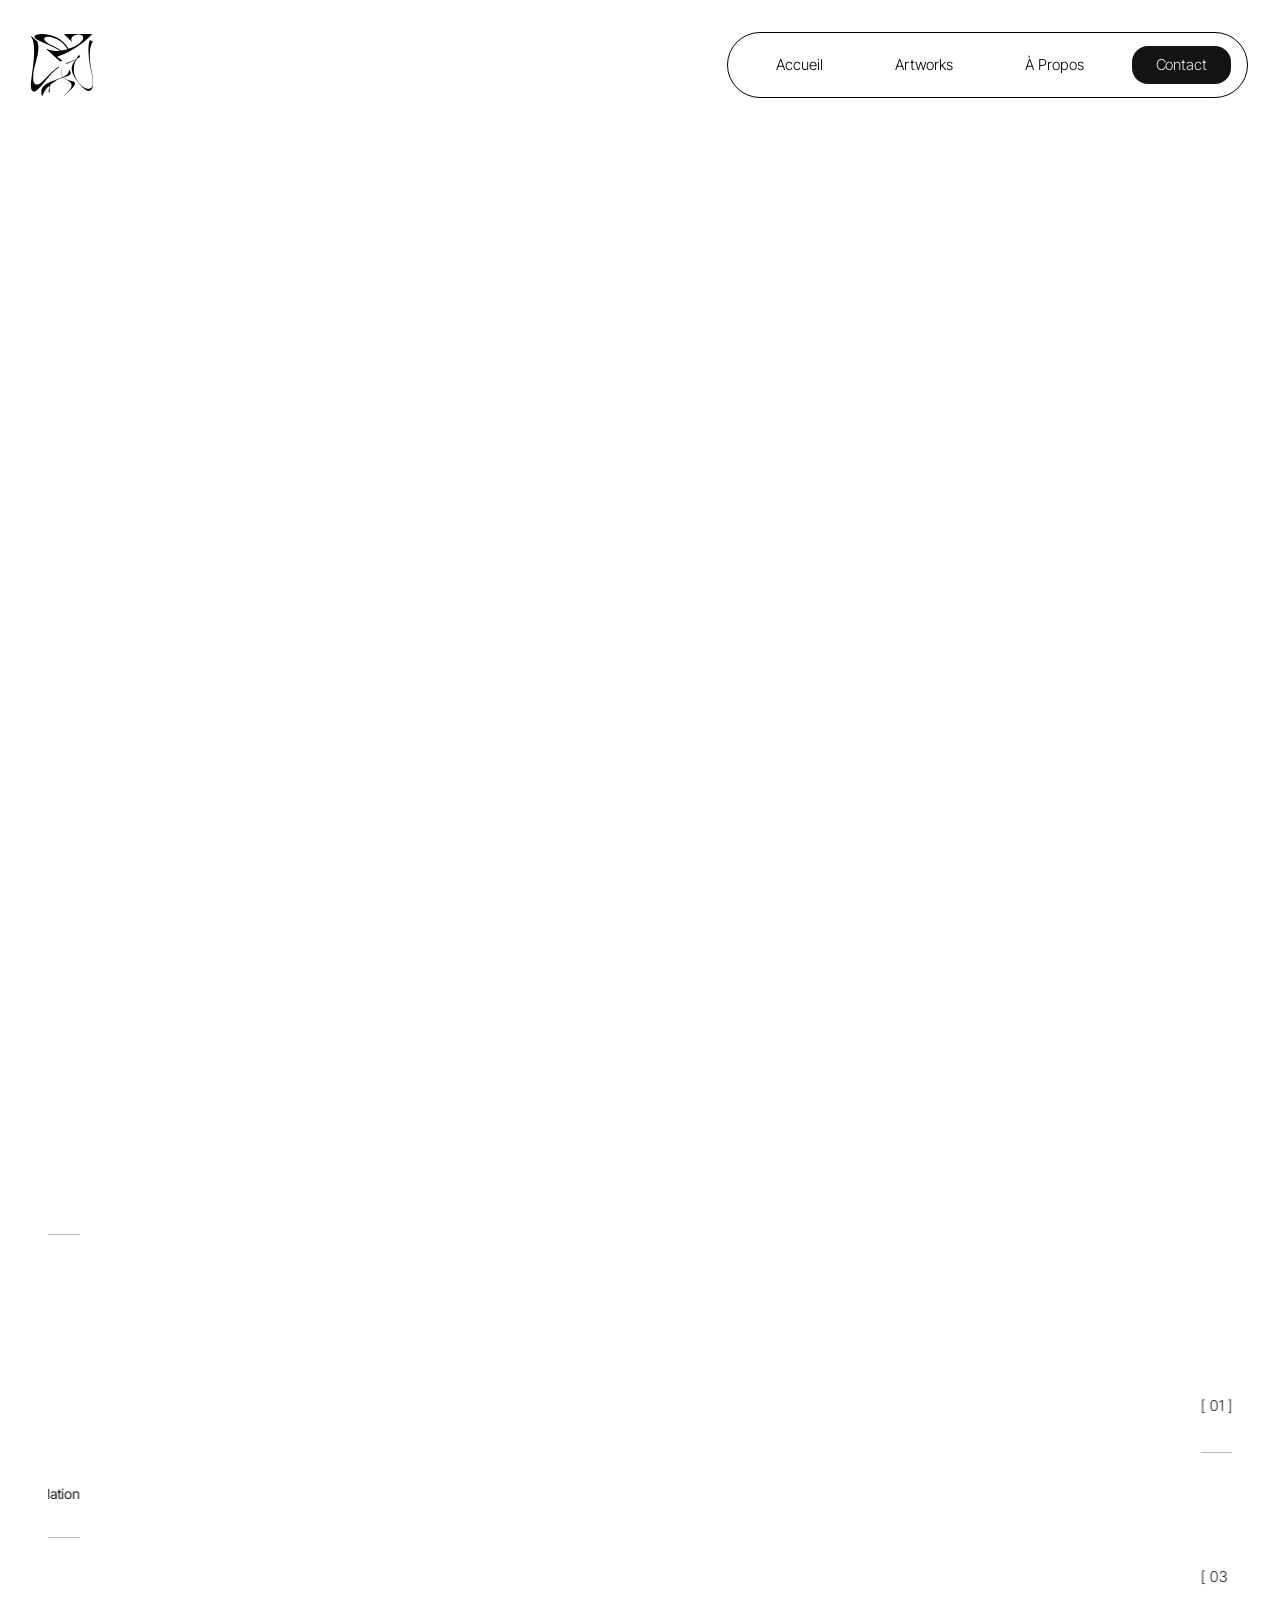
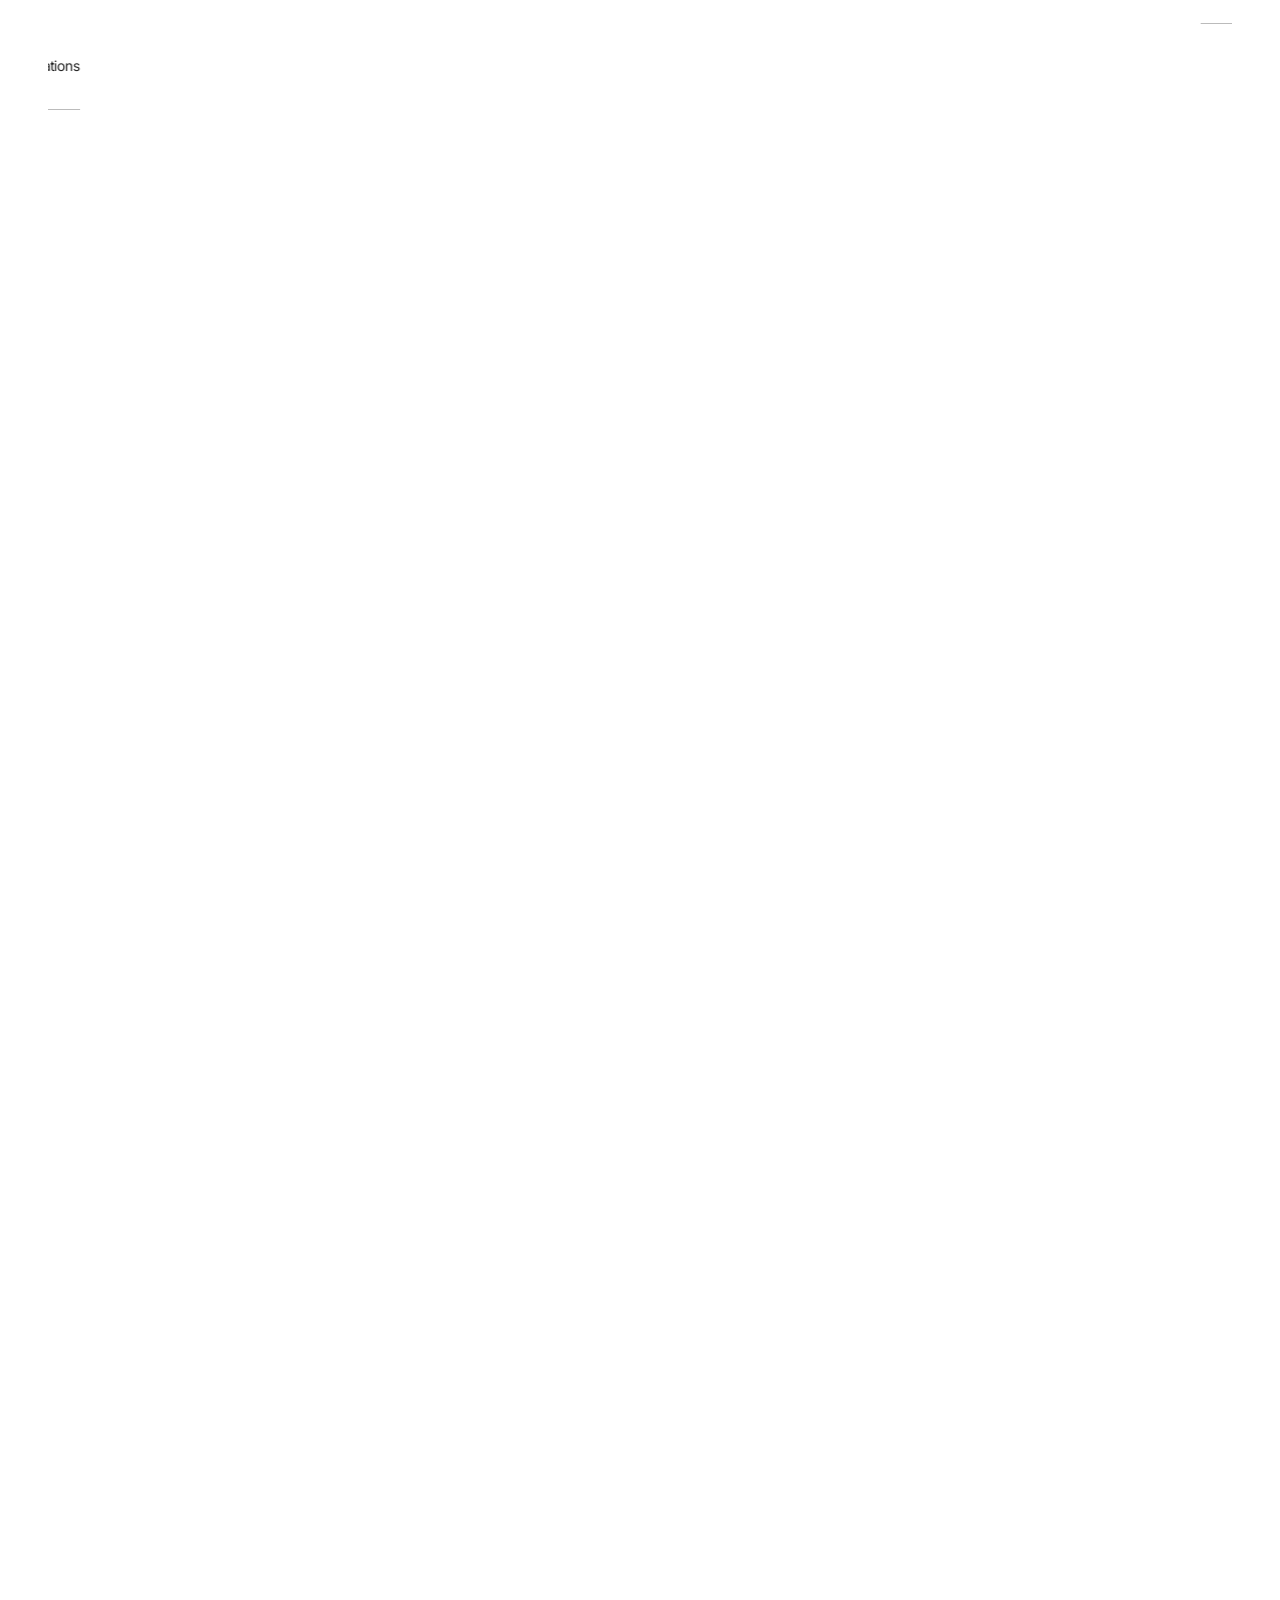
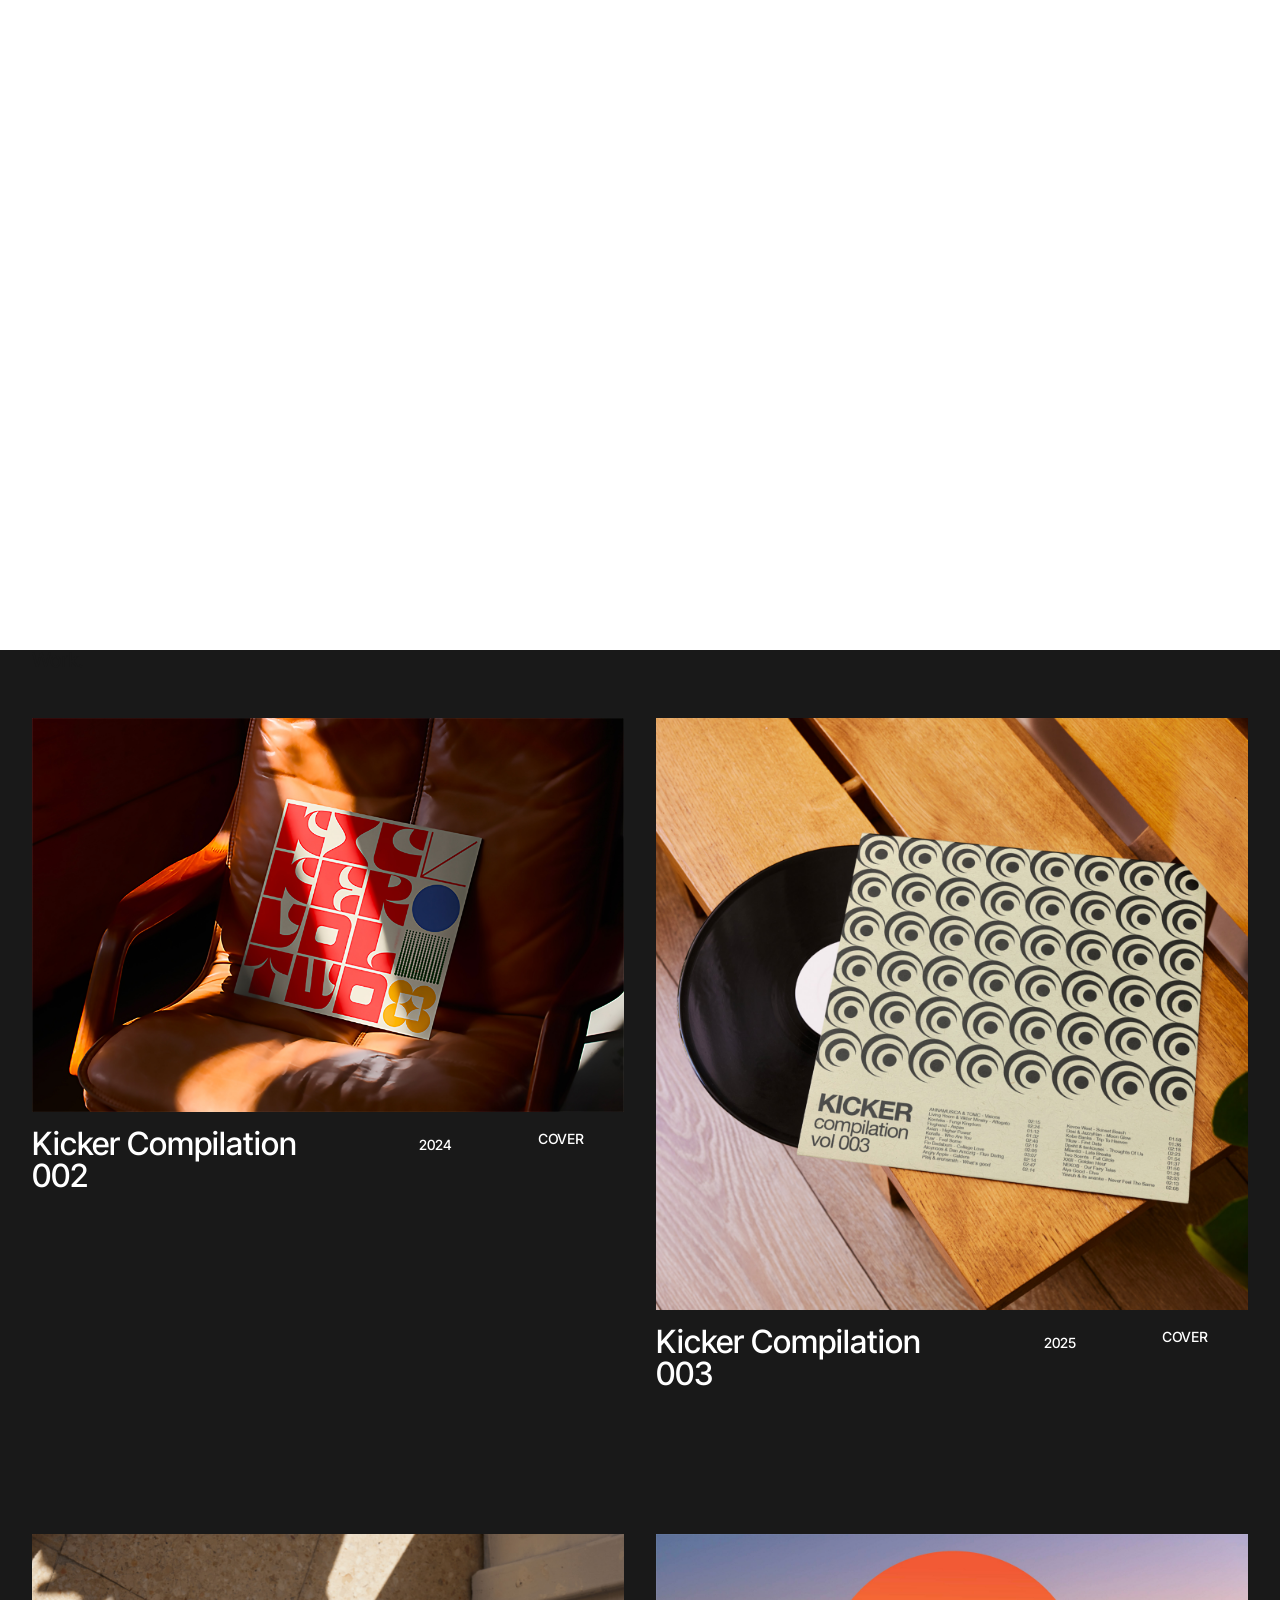
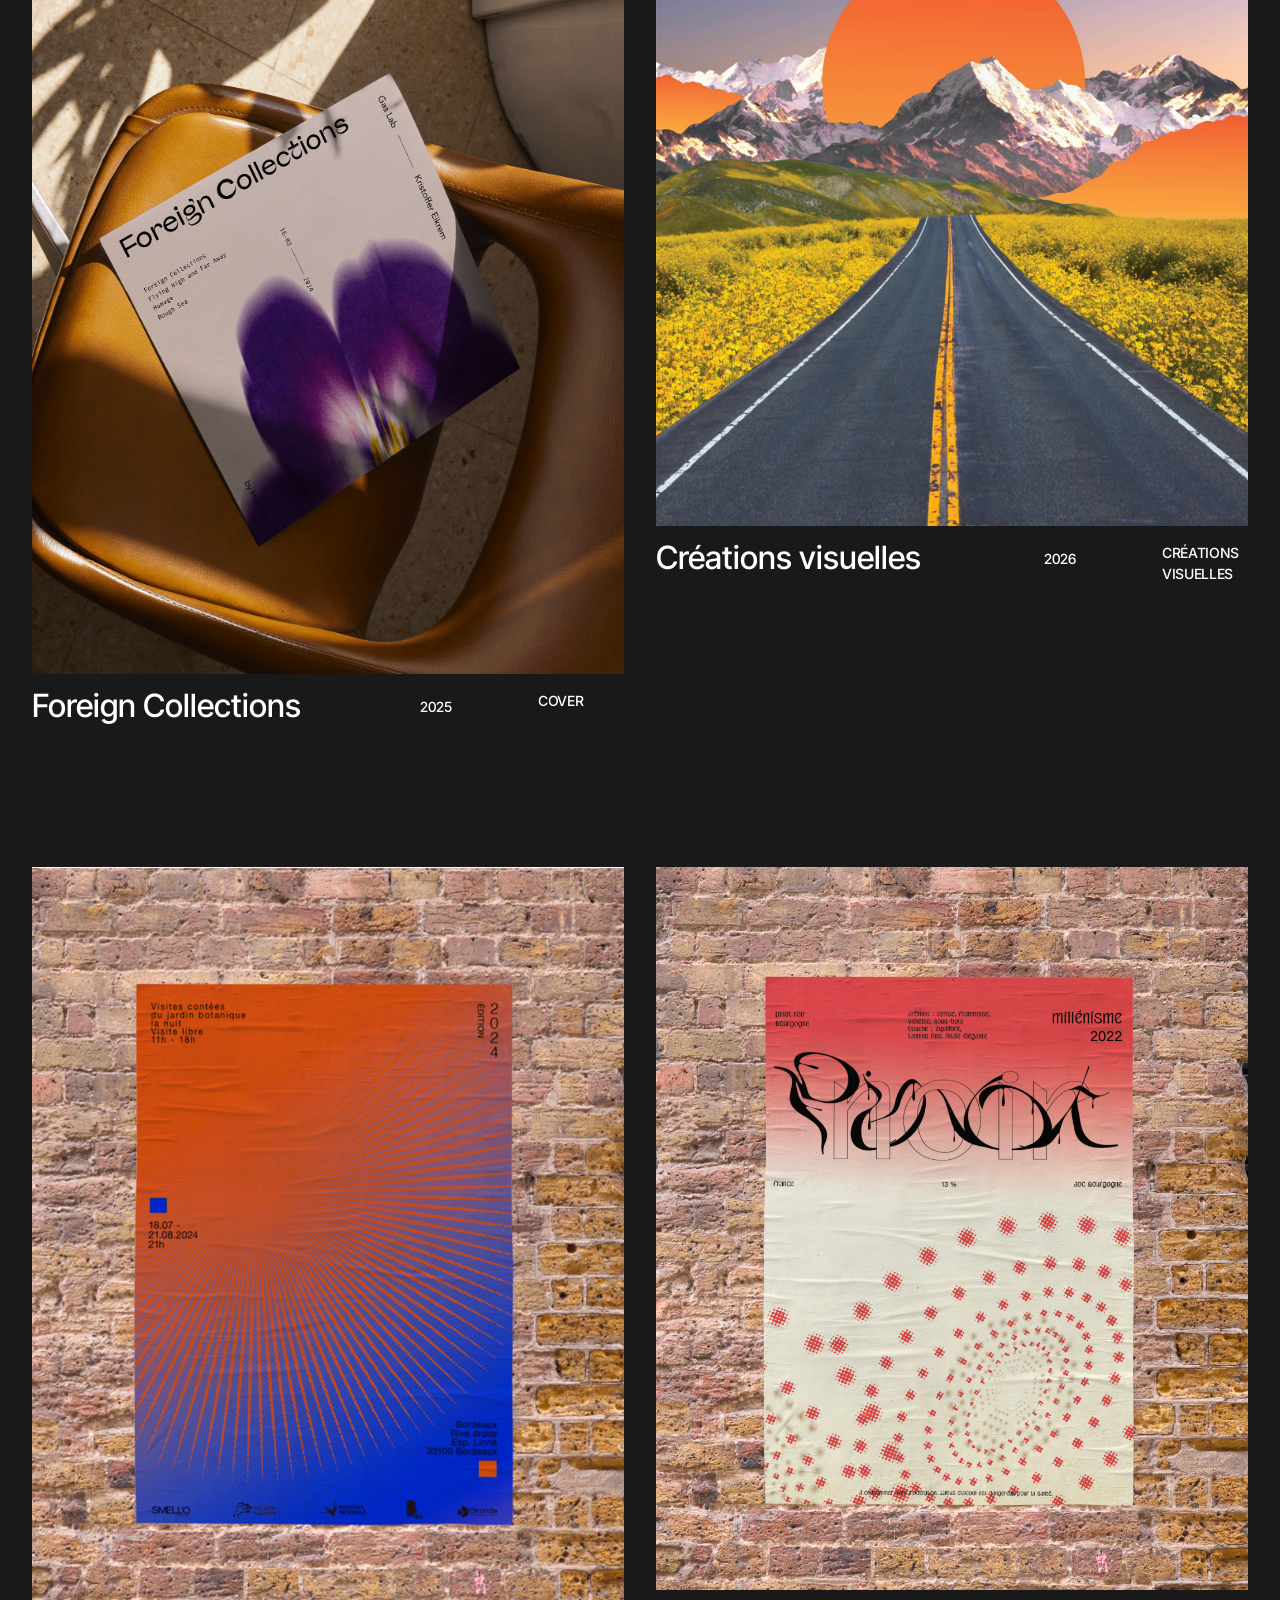
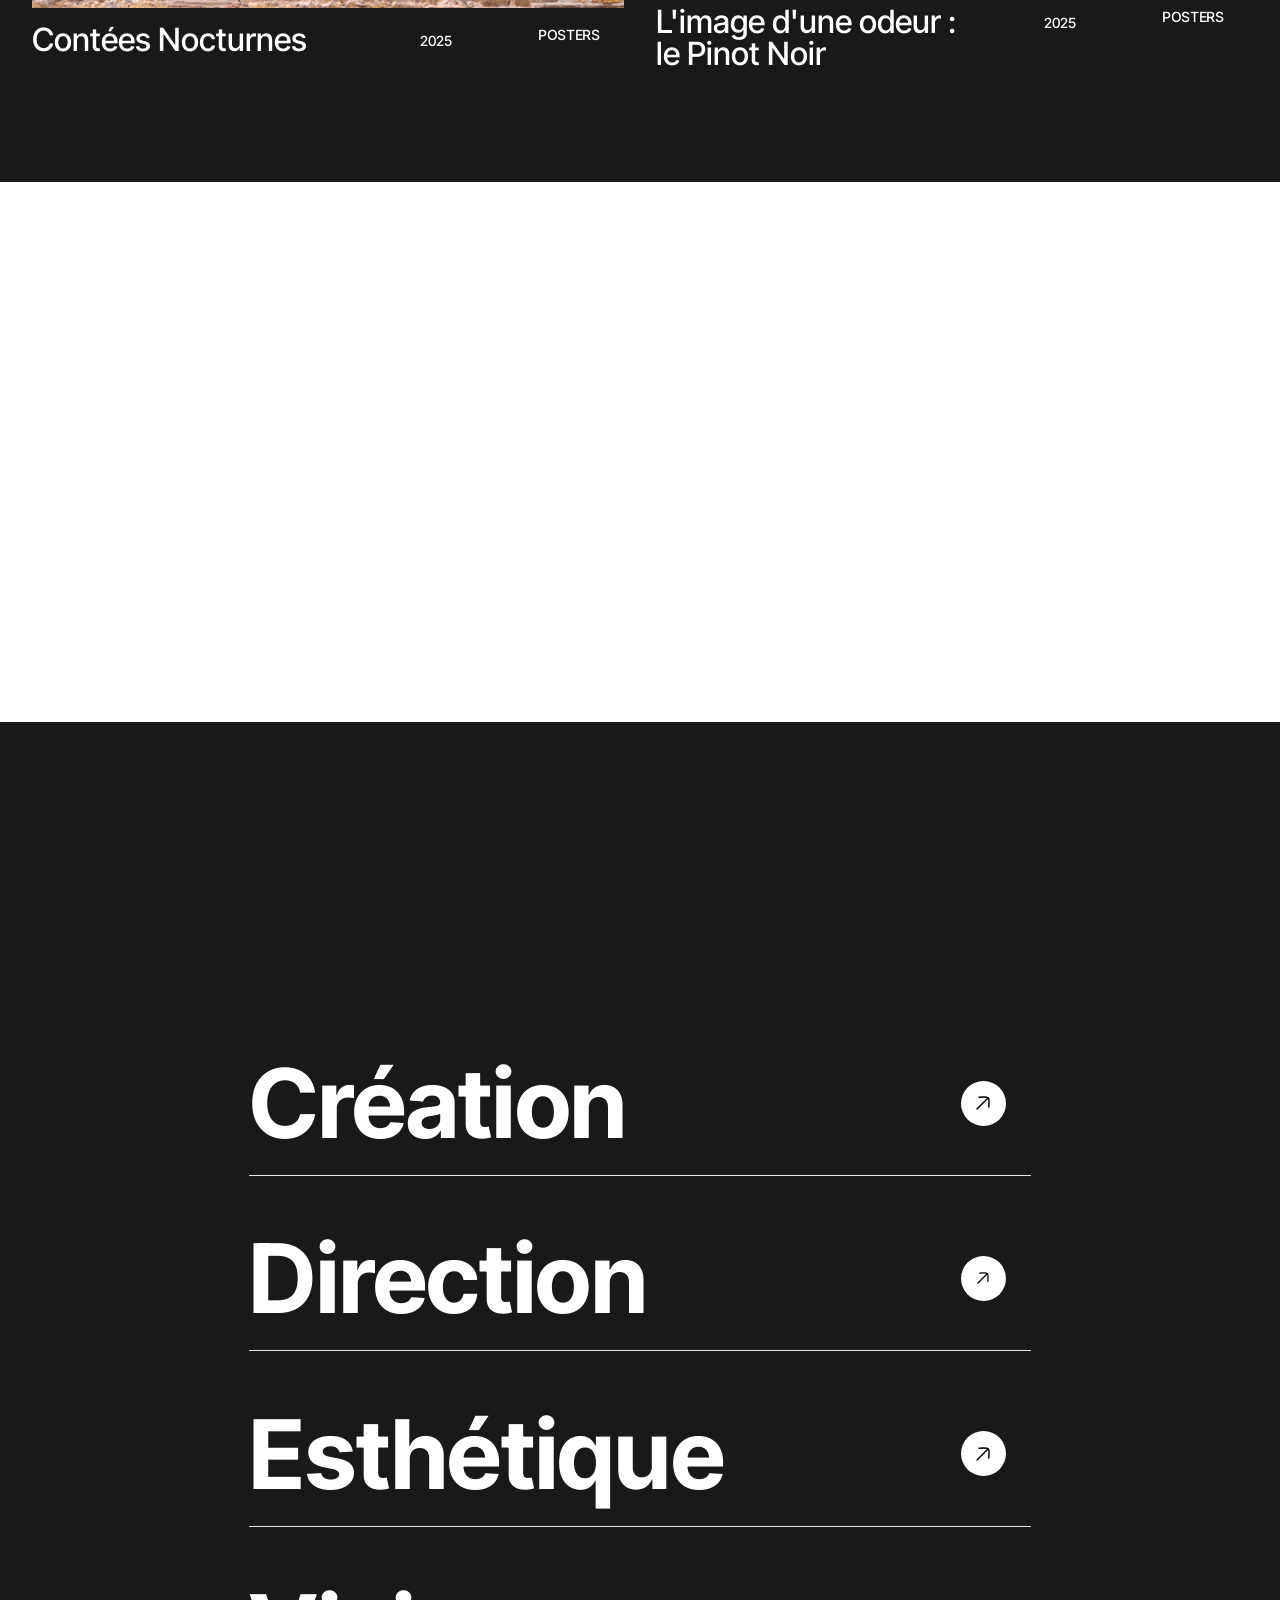
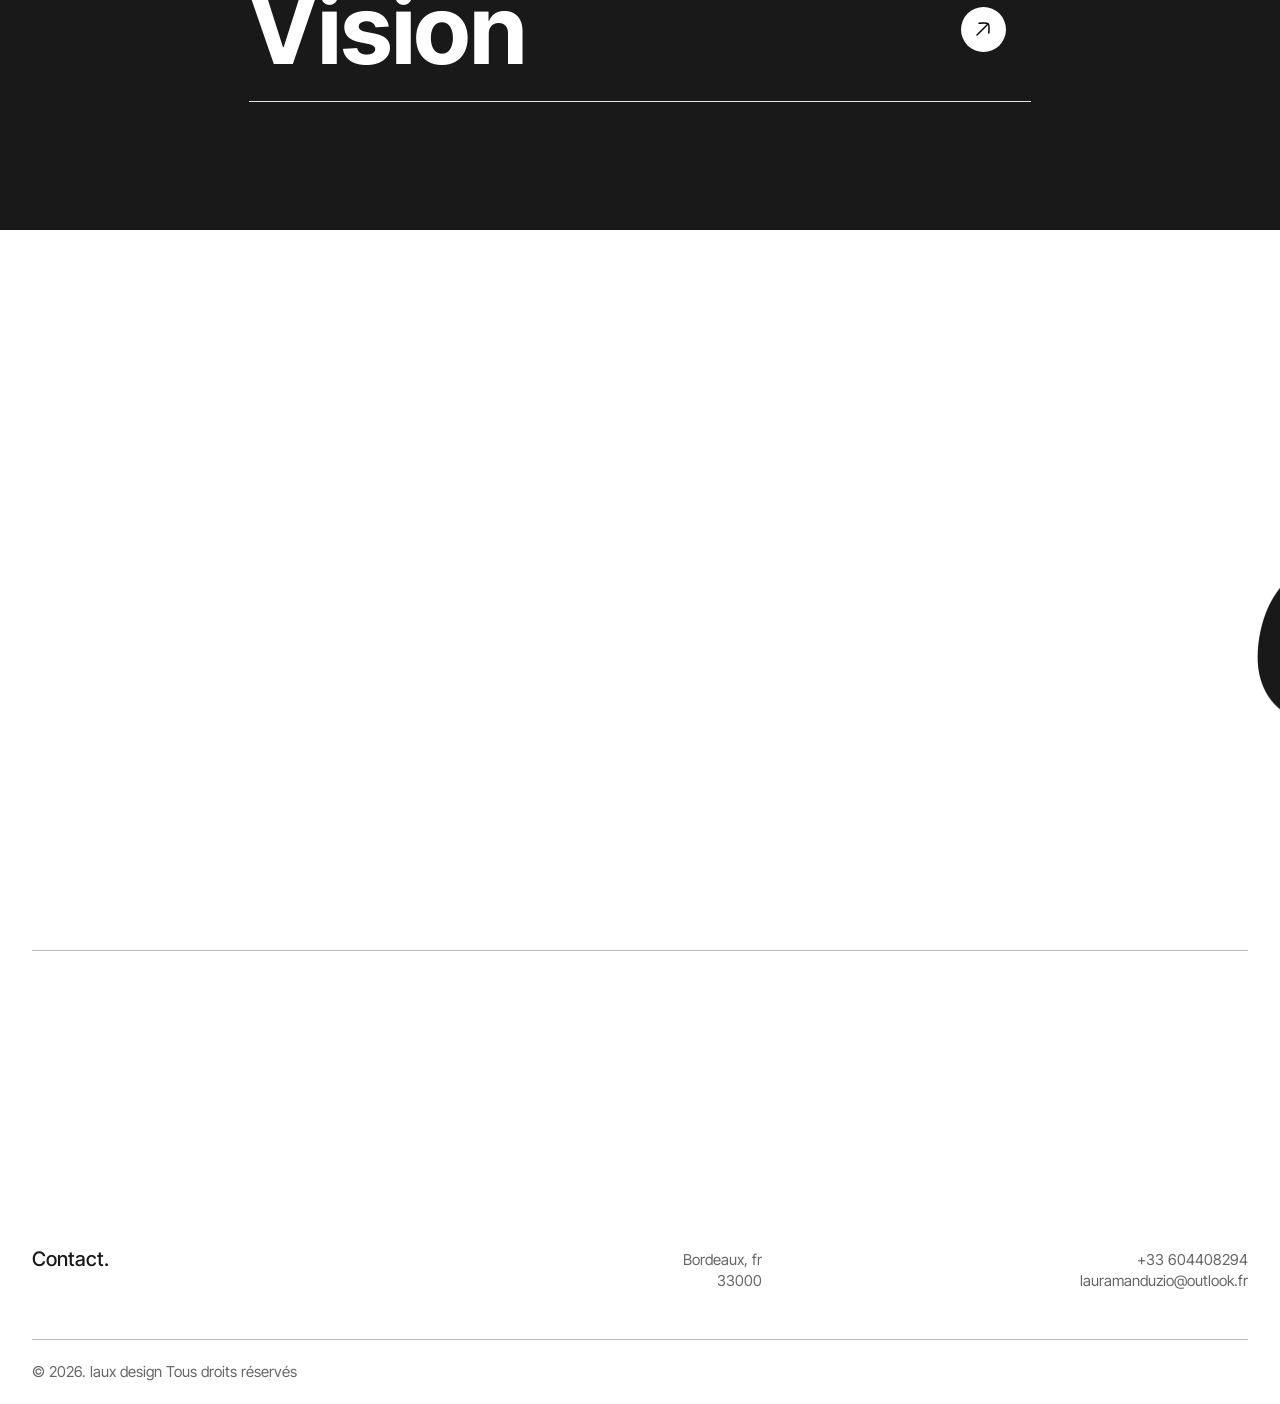
<file: index.html>
<!DOCTYPE html>
<html data-wf-domain="lauxdesign.art" data-wf-page="6971108cc2e95b160600ca8e" data-wf-site="6971108cc2e95b160600ca46" lang="fr"><head><meta charset="utf-8"/><title>laux design | Créatrice de visuels pour artistes</title><meta content="Création de visuels pour artistes et projets créatifs : covers d&#x27;albums, affiches, web design. Direction artistique et design graphique." name="description"/><meta content="width=device-width, initial-scale=1" name="viewport"/><script type="text/javascript">!function(d,n){var i=/iPad|iPhone|iPod/.test(n.userAgent)||(n.platform==="MacIntel"&&n.maxTouchPoints>1);i&&d.documentElement.classList.add("ios-mobile-media")}(document,navigator);</script><link href="/css/laux-design.webflow.published.css?v=20260811-14" rel="stylesheet" type="text/css" crossorigin="anonymous"/><link href="https://fonts.googleapis.com" rel="preconnect"/><link href="https://fonts.gstatic.com" rel="preconnect" crossorigin="anonymous"/><script src="/js/webfont.js" type="text/javascript"></script><script type="text/javascript">WebFont.load({  google: {    families: ["Inter:300,400,500,600,700","Inter Tight:300,400,500,600,700"]  }});</script><script type="text/javascript">!function(o,c){var n=c.documentElement,t=" w-mod-";n.className+=t+"js",("ontouchstart"in o||o.DocumentTouch&&c instanceof DocumentTouch)&&(n.className+=t+"touch")}(window,document);</script><link href="/images/cms/69ab76392b1dd4bacb2b6498_favicon-32x32-844334c4.png" rel="shortcut icon" type="image/x-icon"/><link href="/images/cms/69b2300d344198516366875c_favicon-5ae189e2.png" rel="apple-touch-icon"/><link rel="canonical" href="https://lauxdesign.art/"/><meta name="robots" content="index,follow"/><meta property="og:type" content="website"/><meta property="og:title" content="laux design | Créatrice de visuels pour artistes"/><meta property="og:description" content="Création de visuels pour artistes et projets créatifs : covers d'albums, affiches, web design. Direction artistique et design graphique."/><meta property="og:url" content="https://lauxdesign.art/"/><meta property="og:image" content="https://lauxdesign.art/images/cms/69a6e9846026f92901558149_kicker_mockup-4000-53642eba.jpg"/><meta name="twitter:card" content="summary_large_image"/><meta name="twitter:title" content="laux design | Créatrice de visuels pour artistes"/><meta name="twitter:description" content="Création de visuels pour artistes et projets créatifs : covers d'albums, affiches, web design. Direction artistique et design graphique."/><meta name="twitter:image" content="https://lauxdesign.art/images/cms/69a6e9846026f92901558149_kicker_mockup-4000-53642eba.jpg"/></head><body class="body"><div class="page-wrapper"><div class="header-wrapper-copy"><img width="70" alt="" src="/images/cms/69713225216290d1fdccf587_logo_blanc_site-503d8b50.svg" loading="lazy" class="image-4"/><a href="/index.html" aria-current="page" class="link-block-3 w-inline-block w--current"></a><div id="acceuil_2" class="navigation tabeltte"><div data-w-id="b4dd97c5-efe1-7832-c474-f2cf4e9d8f13" class="link-wrap"></div><a href="#accueil" class="navbar-link cta-link accueil-button">Accueil</a><a href="#work" class="navbar-link cta-link artwotks-button">Artworks</a><a href="#A-PROPOS-DE-MOI" class="navbar-link cta-link a-propos-button">à propos</a><a href="#contact1" class="navbar-link cta-link contatc-button">Contact</a><div data-hover="false" data-delay="0" class="tablette w-dropdown"><div class="dropdown-toggle tableetee fezr w-dropdown-toggle"><div class="icon w-icon-dropdown-toggle"></div><div class="text-block-6">Menu</div></div><nav class="dropdown-list-2 w-dropdown-list"><div class="nav-noise"></div><a href="#acceuil_2" class="dropdown-link-2 w-dropdown-link">accueil</a><a href="#work" class="dropdown-link-2 w-dropdown-link">Artworks</a><a href="#A-PROPOS-DE-MOI" class="dropdown-link-3 w-dropdown-link">À propos</a><a href="#contact1" class="dropdown-link-4 w-dropdown-link">Contact</a></nav></div></div></div><section id="accueil" class="hero-section tel"><div class="hero-container"><div class="hero-content"><div class="w-layout-grid hero-grid"><div class="heading-top"></div><div class="heading-bottom"></div></div></div><div data-w-id="ffccea9a-5b04-d1e5-3bc7-478a6574ee86" style="width:30%;height:35%" class="image-wrapper"><div data-w-id="3213b931-6cae-4f96-0c87-dc8773c56033" style="-webkit-transform:translate3d(-100%, 0, 0) scale3d(1, 1, 1) rotateX(0) rotateY(0) rotateZ(0) skew(0, 0);-moz-transform:translate3d(-100%, 0, 0) scale3d(1, 1, 1) rotateX(0) rotateY(0) rotateZ(0) skew(0, 0);-ms-transform:translate3d(-100%, 0, 0) scale3d(1, 1, 1) rotateX(0) rotateY(0) rotateZ(0) skew(0, 0);transform:translate3d(-100%, 0, 0) scale3d(1, 1, 1) rotateX(0) rotateY(0) rotateZ(0) skew(0, 0)" class="image-container-left"><img src="/images/cms/69777c4a768f8aecb98640cb_boule-5972ac52.jpg" loading="lazy" sizes="(max-width: 1919px) 100vw, 1920px" alt="" class="image-intro"/></div><div data-w-id="02ea43da-69fc-4def-9b3e-134c8045bfe1" style="-webkit-transform:translate3d(105%, 0, 0) scale3d(1, 1, 1) rotateX(0) rotateY(0) rotateZ(0) skew(0, 0);-moz-transform:translate3d(105%, 0, 0) scale3d(1, 1, 1) rotateX(0) rotateY(0) rotateZ(0) skew(0, 0);-ms-transform:translate3d(105%, 0, 0) scale3d(1, 1, 1) rotateX(0) rotateY(0) rotateZ(0) skew(0, 0);transform:translate3d(105%, 0, 0) scale3d(1, 1, 1) rotateX(0) rotateY(0) rotateZ(0) skew(0, 0)" class="image-container-right"><img src="/images/cms/69777c5a68970d4fb2ad0b7e_night-owl-b-w-ff688106.jpg" loading="lazy" sizes="(max-width: 1919px) 100vw, 1920px" alt="" class="image-intro"/></div><div data-w-id="be69c7db-3af7-cc77-e9e8-3a9ce3e620a5" style="-webkit-transform:translate3d(0, 105%, 0) scale3d(1, 1, 1) rotateX(0) rotateY(0) rotateZ(0) skew(0, 0);-moz-transform:translate3d(0, 105%, 0) scale3d(1, 1, 1) rotateX(0) rotateY(0) rotateZ(0) skew(0, 0);-ms-transform:translate3d(0, 105%, 0) scale3d(1, 1, 1) rotateX(0) rotateY(0) rotateZ(0) skew(0, 0);transform:translate3d(0, 105%, 0) scale3d(1, 1, 1) rotateX(0) rotateY(0) rotateZ(0) skew(0, 0)" class="image-container-bottom"><img src="/images/cms/69777c6f8f0aaa59aa8b527d_main-b-w-c2121498.jpg" loading="lazy" sizes="(max-width: 1919px) 100vw, 1920px" alt="" class="image-intro"/></div><div data-w-id="5f02d5a4-061f-7f18-5f1e-64b38c15baeb" style="-webkit-transform:translate3d(0, -105%, 0) scale3d(1, 1, 1) rotateX(0) rotateY(0) rotateZ(0) skew(0, 0);-moz-transform:translate3d(0, -105%, 0) scale3d(1, 1, 1) rotateX(0) rotateY(0) rotateZ(0) skew(0, 0);-ms-transform:translate3d(0, -105%, 0) scale3d(1, 1, 1) rotateX(0) rotateY(0) rotateZ(0) skew(0, 0);transform:translate3d(0, -105%, 0) scale3d(1, 1, 1) rotateX(0) rotateY(0) rotateZ(0) skew(0, 0);width:100%;height:100%" class="image-container-top"><div class="grain"></div><img src="/images/cms/69b23897a69e37711867db0e_logo-blanc-44059a42.png" loading="lazy" width="Auto" height="Auto" alt="" sizes="(max-width: 4017px) 100vw, 4017px" class="image-intro"/><div data-poster-url="/images/cms/69b23840946ac912c359ae40_sans-logo_1_poster.0000000-c3933ce3.jpg" data-video-urls="/videos/sans-logo_1_mp4.mp4,/videos/sans-logo_1_webm.webm" data-autoplay="true" data-loop="true" data-wf-ignore="true" data-w-id="70887962-3864-44e9-1438-5b47495bd853" class="background-video ordi w-background-video w-background-video-atom"><picture class="ios-hero-motion" aria-hidden="true"><source media="(max-width: 479px), (orientation: landscape) and (max-width: 932px) and (max-height: 520px)" type="video/mp4" srcset="/videos/sans-logo_1_mp4.mp4"/><img src="/images/cms/69b23840946ac912c359ae40_sans-logo_1_poster.0000000-c3933ce3.jpg" alt="" loading="eager" fetchpriority="high"/></picture><video id="70887962-3864-44e9-1438-5b47495bd853-video" autoplay="" loop="" style="background-image:url(&quot;/images/cms/69b23840946ac912c359ae40_sans-logo_1_poster.0000000-c3933ce3.jpg&quot;)" muted="" playsinline="" webkit-playsinline="" preload="auto" data-wf-ignore="true" data-object-fit="cover"><source src="/videos/sans-logo_1_mp4.mp4" data-wf-ignore="true"/><source src="/videos/sans-logo_1_webm.webm" data-wf-ignore="true"/></video></div><div data-poster-url="/images/cms/69b22b655792befa19ce87bf_tel_6_1_poster.0000000-655a286a.jpg" data-video-urls="/videos/tel_6_1_mp4.mp4,/videos/tel_6_1_webm.webm" data-autoplay="true" data-loop="true" data-wf-ignore="true" class="background-video ordi tel w-background-video w-background-video-atom"><video id="5fc7cf40-2a11-3a38-44f2-1a3070dfd8f1-video" autoplay="" loop="" style="background-image:url(&quot;/images/cms/69b22b655792befa19ce87bf_tel_6_1_poster.0000000-655a286a.jpg&quot;)" muted="" playsinline="" webkit-playsinline="" preload="auto" data-wf-ignore="true" data-object-fit="cover"><source src="/videos/tel_6_1_mp4.mp4" data-wf-ignore="true"/><source src="/videos/tel_6_1_webm.webm" data-wf-ignore="true"/></video></div></div></div></div></section><section id="about" class="about-section"><div class="about-container"><div data-w-id="ef8ca251-165b-768e-62c2-48f08a9e4ed6" style="opacity:0;-webkit-transform:translate3d(0, 100%, 0) scale3d(1, 1, 1) rotateX(0) rotateY(0) rotateZ(0) skew(0, 0);-moz-transform:translate3d(0, 100%, 0) scale3d(1, 1, 1) rotateX(0) rotateY(0) rotateZ(0) skew(0, 0);-ms-transform:translate3d(0, 100%, 0) scale3d(1, 1, 1) rotateX(0) rotateY(0) rotateZ(0) skew(0, 0);transform:translate3d(0, 100%, 0) scale3d(1, 1, 1) rotateX(0) rotateY(0) rotateZ(0) skew(0, 0)" class="section-heading">Bordeaux, Fr<br/></div><div data-w-id="5f489d31-7cb2-3b2f-2604-29b11a1f4124" class="about-introduction">Créatrice de visuels pour artistes et projets créatifs</div><div data-w-id="f0ab82bb-39fd-3a11-7e8b-4f7f6230dbb0" class="divider-h-100"></div></div><div class="clients-container"><div class="heading-wrap"><div data-w-id="815b9667-c05b-b7cb-61c4-9f22464ac699" style="opacity:0;-webkit-transform:translate3d(0, 100%, 0) scale3d(1, 1, 1) rotateX(0) rotateY(0) rotateZ(0) skew(0, 0);-moz-transform:translate3d(0, 100%, 0) scale3d(1, 1, 1) rotateX(0) rotateY(0) rotateZ(0) skew(0, 0);-ms-transform:translate3d(0, 100%, 0) scale3d(1, 1, 1) rotateX(0) rotateY(0) rotateZ(0) skew(0, 0);transform:translate3d(0, 100%, 0) scale3d(1, 1, 1) rotateX(0) rotateY(0) rotateZ(0) skew(0, 0)" class="section-heading">Quelques projets</div></div><div class="experience-container"><div data-w-id="a1bee792-0197-36e1-5401-4d4740390bb0" class="experience-block"><div class="experience-header"><div id="w-node-a3fb677b-ff81-029f-3f84-0be3c2d20cfc-0600ca8e" class="client-number">[ 01 ]</div><div class="h1-experience">Kicker Compilation 002</div><div class="provided-services-wrap"><div class="provided-services">Cover</div><div class="divider-v-small">│</div><div class="provided-services">Compilation</div></div></div><div class="block-divider"></div></div><div data-w-id="766e1270-9420-e8e7-de24-485e80b59cd3" class="experience-block"><div class="experience-header"><div class="client-number">[ 02 ]</div><h1 class="h1-experience">Kicker Compilation 003</h1><div class="provided-services-wrap"><div class="provided-services">Cover</div><div class="divider-v-small">│</div><div class="provided-services">Compilation</div></div></div><div class="block-divider"></div></div><div data-w-id="7b077aba-12f6-fdc4-5512-e68004c45f73" class="experience-block"><div class="experience-header"><div class="client-number">[ 03 ]</div><h1 class="h1-experience">Gas Lab &amp; Kristofer Eikrem </h1><div class="provided-services-wrap"><div class="provided-services">Cover</div><div class="divider-v-small">│</div><div class="provided-services">EP</div></div></div><div class="block-divider"></div></div><div data-w-id="5f6616db-40c5-8e0f-2c63-a8050684179c" class="experience-block"><div class="experience-header"><div class="client-number">[ 04 ]</div><h1 class="h1-experience">Créations Visuelles</h1><div class="provided-services-wrap"><div class="provided-services">Cover</div><div class="divider-v-small">│</div><div class="provided-services">Créations</div></div></div><div class="block-divider"></div></div></div></div></section><section class="work-intro"><div class="sticky-wrap"><div class="sticky-trigger"><div class="sticky-track"><div id="ACCUEIL" class="sticky-element"><div class="circle-1"></div><div class="circle-2"></div><div class="circle-3"></div><div class="circle-4"><section class="features-section"><div class="features-inner-container"><h1 class="marquee-h1">visual design concept art visual design concept art</h1><h1 class="marquee-h1">visual design concept art visual design concept art</h1><h1 class="marquee-h1">visual design concept art visual design concept art</h1><h1 class="marquee-h1">visual design concept art visual design concept art</h1><h1 class="marquee-h1">visual design concept art visual design concept art</h1><h1 class="marquee-h1">visual design concept art visual design concept art</h1><h1 class="marquee-h1">visual design concept art visual design concept art</h1><h1 class="marquee-h1">visual design concept art visual design concept art</h1><h1 class="marquee-h1">visual design concept art visual design concept art</h1><h1 class="marquee-h1">visual design concept art visual design concept art</h1><h1 class="marquee-h1">visual design concept art visual design concept art</h1><h1 class="marquee-h1">visual design concept art visual design concept art</h1><h1 class="marquee-h1">visual design concept art visual design concept art</h1><h1 class="marquee-h1">visual design concept art visual design concept art</h1><h1 class="marquee-h1">visual design concept art visual design concept art</h1><h1 class="marquee-h1">visual design concept art visual design concept art</h1><h1 class="marquee-h1">visual design concept art visual design concept art</h1><h1 class="marquee-h1">visual design concept art visual design concept art</h1><h1 class="marquee-h1">visual design concept art visual design concept art</h1><h1 class="marquee-h1">visual design concept art visual design concept art</h1><h1 class="marquee-h1">visual design concept art visual design concept art</h1><h1 class="marquee-h1">visual design concept art visual design concept art</h1><h1 class="marquee-h1">visual design concept art visual design concept art</h1><h1 class="marquee-h1">visual design concept art visual design concept art</h1></div></section></div><div class="circle-5"><h1 class="h1-section-title">artworks</h1></div></div></div></div></div></section><div id="work" class="work-container"><div class="section-heading">Work.</div><div data-w-id="8174acce-7b63-e8df-eda4-89fbf2bf2b81" class="w-dyn-list"><div role="list" class="collection-list-2 w-dyn-items"><div data-w-id="8174acce-7b63-e8df-eda4-89fbf2bf2b83" role="listitem" class="projects-wrapper w-dyn-item"><a href="/work/kicker-compilation-002/index.html" class="work-linkblock w-inline-block"><img src="/images/cms/69a6e9846026f92901558149_kicker_mockup-4000-53642eba.jpg" loading="lazy" style="-webkit-transform:translate3d(0, 0, 0) scale3d(1, 1, 1) rotateX(0) rotateY(0) rotateZ(0) skew(0, 0);-moz-transform:translate3d(0, 0, 0) scale3d(1, 1, 1) rotateX(0) rotateY(0) rotateZ(0) skew(0, 0);-ms-transform:translate3d(0, 0, 0) scale3d(1, 1, 1) rotateX(0) rotateY(0) rotateZ(0) skew(0, 0);transform:translate3d(0, 0, 0) scale3d(1, 1, 1) rotateX(0) rotateY(0) rotateZ(0) skew(0, 0)" alt="" sizes="100vw" class="work-item-image"/><div class="view-btn-wrap"><div class="view-btn-container voir-projet"><div class="view-btn-block"><img src="/images/cms/6971108cc2e95b160600cb13_view-stroke-rounded-0624ce7e.svg" loading="lazy" alt="Eye Icon" class="view-item-image"/><div class="text-block-5">VOIR LE PROJET</div></div></div></div></a><div class="work-info"><h1 class="h1-item-name">Kicker Compilation 002</h1><h2 id="w-node-_9ea7f011-cbbd-9407-8b77-5b8b09763533-0600ca8e" class="h2-work-date">2024</h2><div class="category">COVER</div></div></div><div data-w-id="8174acce-7b63-e8df-eda4-89fbf2bf2b83" role="listitem" class="projects-wrapper w-dyn-item"><a href="/work/kicker-compilation-003/index.html" class="work-linkblock w-inline-block"><img src="/images/cms/697550265c1fd236f51bb24f_mockup-63d44824.jpg" loading="lazy" style="-webkit-transform:translate3d(0, 0, 0) scale3d(1, 1, 1) rotateX(0) rotateY(0) rotateZ(0) skew(0, 0);-moz-transform:translate3d(0, 0, 0) scale3d(1, 1, 1) rotateX(0) rotateY(0) rotateZ(0) skew(0, 0);-ms-transform:translate3d(0, 0, 0) scale3d(1, 1, 1) rotateX(0) rotateY(0) rotateZ(0) skew(0, 0);transform:translate3d(0, 0, 0) scale3d(1, 1, 1) rotateX(0) rotateY(0) rotateZ(0) skew(0, 0)" alt="" sizes="100vw" class="work-item-image"/><div class="view-btn-wrap"><div class="view-btn-container voir-projet"><div class="view-btn-block"><img src="/images/cms/6971108cc2e95b160600cb13_view-stroke-rounded-0624ce7e.svg" loading="lazy" alt="Eye Icon" class="view-item-image"/><div class="text-block-5">VOIR LE PROJET</div></div></div></div></a><div class="work-info"><h1 class="h1-item-name">Kicker Compilation 003</h1><h2 id="w-node-_9ea7f011-cbbd-9407-8b77-5b8b09763533-0600ca8e" class="h2-work-date">2025</h2><div class="category">Cover</div></div></div><div data-w-id="8174acce-7b63-e8df-eda4-89fbf2bf2b83" role="listitem" class="projects-wrapper w-dyn-item"><a href="/work/foreign-collections-/index.html" class="work-linkblock w-inline-block"><img src="/images/cms/69769ac23a99c56a29b399ee_mockup-e8e10fdb.jpg" loading="lazy" style="-webkit-transform:translate3d(0, 0, 0) scale3d(1, 1, 1) rotateX(0) rotateY(0) rotateZ(0) skew(0, 0);-moz-transform:translate3d(0, 0, 0) scale3d(1, 1, 1) rotateX(0) rotateY(0) rotateZ(0) skew(0, 0);-ms-transform:translate3d(0, 0, 0) scale3d(1, 1, 1) rotateX(0) rotateY(0) rotateZ(0) skew(0, 0);transform:translate3d(0, 0, 0) scale3d(1, 1, 1) rotateX(0) rotateY(0) rotateZ(0) skew(0, 0)" alt="" sizes="100vw" class="work-item-image"/><div class="view-btn-wrap"><div class="view-btn-container voir-projet"><div class="view-btn-block"><img src="/images/cms/6971108cc2e95b160600cb13_view-stroke-rounded-0624ce7e.svg" loading="lazy" alt="Eye Icon" class="view-item-image"/><div class="text-block-5">VOIR LE PROJET</div></div></div></div></a><div class="work-info"><h1 class="h1-item-name">Foreign Collections </h1><h2 id="w-node-_9ea7f011-cbbd-9407-8b77-5b8b09763533-0600ca8e" class="h2-work-date">2025</h2><div class="category">Cover</div></div></div><div data-w-id="8174acce-7b63-e8df-eda4-89fbf2bf2b83" role="listitem" class="projects-wrapper w-dyn-item"><a href="/work/creations-visuelles/index.html" class="work-linkblock w-inline-block"><img src="/images/cms/69769b766909e3085b1fab63_1963622063343-17fc8e86.jpg" loading="lazy" style="-webkit-transform:translate3d(0, 0, 0) scale3d(1, 1, 1) rotateX(0) rotateY(0) rotateZ(0) skew(0, 0);-moz-transform:translate3d(0, 0, 0) scale3d(1, 1, 1) rotateX(0) rotateY(0) rotateZ(0) skew(0, 0);-ms-transform:translate3d(0, 0, 0) scale3d(1, 1, 1) rotateX(0) rotateY(0) rotateZ(0) skew(0, 0);transform:translate3d(0, 0, 0) scale3d(1, 1, 1) rotateX(0) rotateY(0) rotateZ(0) skew(0, 0)" alt="" sizes="100vw" class="work-item-image"/><div class="view-btn-wrap"><div class="view-btn-container voir-projet"><div class="view-btn-block"><img src="/images/cms/6971108cc2e95b160600cb13_view-stroke-rounded-0624ce7e.svg" loading="lazy" alt="Eye Icon" class="view-item-image"/><div class="text-block-5">VOIR LE PROJET</div></div></div></div></a><div class="work-info"><h1 class="h1-item-name">Créations visuelles</h1><h2 id="w-node-_9ea7f011-cbbd-9407-8b77-5b8b09763533-0600ca8e" class="h2-work-date">2026</h2><div class="category">Créations visuelles</div></div></div><div data-w-id="8174acce-7b63-e8df-eda4-89fbf2bf2b83" role="listitem" class="projects-wrapper w-dyn-item"><a href="/work/affiche-botanique/index.html" class="work-linkblock w-inline-block"><img src="/images/cms/697cde3251e857bee3d07084_Sans-titre-1-7c43c8c2.png" loading="lazy" style="-webkit-transform:translate3d(0, 0, 0) scale3d(1, 1, 1) rotateX(0) rotateY(0) rotateZ(0) skew(0, 0);-moz-transform:translate3d(0, 0, 0) scale3d(1, 1, 1) rotateX(0) rotateY(0) rotateZ(0) skew(0, 0);-ms-transform:translate3d(0, 0, 0) scale3d(1, 1, 1) rotateX(0) rotateY(0) rotateZ(0) skew(0, 0);transform:translate3d(0, 0, 0) scale3d(1, 1, 1) rotateX(0) rotateY(0) rotateZ(0) skew(0, 0)" alt="" sizes="100vw" class="work-item-image"/><div class="view-btn-wrap"><div class="view-btn-container voir-projet"><div class="view-btn-block"><img src="/images/cms/6971108cc2e95b160600cb13_view-stroke-rounded-0624ce7e.svg" loading="lazy" alt="Eye Icon" class="view-item-image"/><div class="text-block-5">VOIR LE PROJET</div></div></div></div></a><div class="work-info"><h1 class="h1-item-name">Contées Nocturnes</h1><h2 id="w-node-_9ea7f011-cbbd-9407-8b77-5b8b09763533-0600ca8e" class="h2-work-date">2025</h2><div class="category">posters</div></div></div><div data-w-id="8174acce-7b63-e8df-eda4-89fbf2bf2b83" role="listitem" class="projects-wrapper w-dyn-item"><a href="/work/affiche-pinot-noir/index.html" class="work-linkblock w-inline-block"><img src="/images/cms/69a77b969bec80b6e99bcfdf_Screenshot-2025-02-18-at-17.41.07-7d6c67c6.png" loading="lazy" style="-webkit-transform:translate3d(0, 0, 0) scale3d(1, 1, 1) rotateX(0) rotateY(0) rotateZ(0) skew(0, 0);-moz-transform:translate3d(0, 0, 0) scale3d(1, 1, 1) rotateX(0) rotateY(0) rotateZ(0) skew(0, 0);-ms-transform:translate3d(0, 0, 0) scale3d(1, 1, 1) rotateX(0) rotateY(0) rotateZ(0) skew(0, 0);transform:translate3d(0, 0, 0) scale3d(1, 1, 1) rotateX(0) rotateY(0) rotateZ(0) skew(0, 0)" alt="" sizes="100vw" class="work-item-image"/><div class="view-btn-wrap"><div class="view-btn-container voir-projet"><div class="view-btn-block"><img src="/images/cms/6971108cc2e95b160600cb13_view-stroke-rounded-0624ce7e.svg" loading="lazy" alt="Eye Icon" class="view-item-image"/><div class="text-block-5">VOIR LE PROJET</div></div></div></div></a><div class="work-info"><h1 class="h1-item-name">L&#x27;image d&#x27;une odeur : le Pinot Noir</h1><h2 id="w-node-_9ea7f011-cbbd-9407-8b77-5b8b09763533-0600ca8e" class="h2-work-date">2025</h2><div class="category">Posters</div></div></div></div></div></div><section class="awards-section"><div id="a-propos-1" class="awards-container"><div data-w-id="44a1f283-3ed0-b2af-04c3-5f716579e6eb" style="opacity:0;-webkit-transform:translate3d(0, 100%, 0) scale3d(1, 1, 1) rotateX(0) rotateY(0) rotateZ(0) skew(0, 0);-moz-transform:translate3d(0, 100%, 0) scale3d(1, 1, 1) rotateX(0) rotateY(0) rotateZ(0) skew(0, 0);-ms-transform:translate3d(0, 100%, 0) scale3d(1, 1, 1) rotateX(0) rotateY(0) rotateZ(0) skew(0, 0);transform:translate3d(0, 100%, 0) scale3d(1, 1, 1) rotateX(0) rotateY(0) rotateZ(0) skew(0, 0)" class="heading-wrap shrink"><div class="section-heading padding">À propos de mon travail</div></div><div class="awards-wrapper"><div class="awards-block"><div data-w-id="44a1f283-3ed0-b2af-04c3-5f716579e6f0" style="opacity:0;-webkit-transform:translate3d(0, 100%, 0) scale3d(1, 1, 1) rotateX(0) rotateY(0) rotateZ(0) skew(0, 0);-moz-transform:translate3d(0, 100%, 0) scale3d(1, 1, 1) rotateX(0) rotateY(0) rotateZ(0) skew(0, 0);-ms-transform:translate3d(0, 100%, 0) scale3d(1, 1, 1) rotateX(0) rotateY(0) rotateZ(0) skew(0, 0);transform:translate3d(0, 100%, 0) scale3d(1, 1, 1) rotateX(0) rotateY(0) rotateZ(0) skew(0, 0)" class="awards-content"><div class="category-wrap"><div class="awards-category">Kicker Label</div></div><div id="w-node-_44a1f283-3ed0-b2af-04c3-5f716579e6f4-0600ca8e" class="award-name-wrap"><div class="awards-name">Kicker Compilation N°3</div></div><div id="w-node-_44a1f283-3ed0-b2af-04c3-5f716579e6f7-0600ca8e" class="year-wrap"><div class="awards-year">2025</div></div></div><div data-w-id="44a1f283-3ed0-b2af-04c3-5f716579e6fa" style="opacity:0;-webkit-transform:translate3d(0, 100%, 0) scale3d(1, 1, 1) rotateX(0) rotateY(0) rotateZ(0) skew(0, 0);-moz-transform:translate3d(0, 100%, 0) scale3d(1, 1, 1) rotateX(0) rotateY(0) rotateZ(0) skew(0, 0);-ms-transform:translate3d(0, 100%, 0) scale3d(1, 1, 1) rotateX(0) rotateY(0) rotateZ(0) skew(0, 0);transform:translate3d(0, 100%, 0) scale3d(1, 1, 1) rotateX(0) rotateY(0) rotateZ(0) skew(0, 0)" class="block-divider _100"></div><div data-w-id="44a1f283-3ed0-b2af-04c3-5f716579e6fb" style="opacity:0;-webkit-transform:translate3d(0, 100%, 0) scale3d(1, 1, 1) rotateX(0) rotateY(0) rotateZ(0) skew(0, 0);-moz-transform:translate3d(0, 100%, 0) scale3d(1, 1, 1) rotateX(0) rotateY(0) rotateZ(0) skew(0, 0);-ms-transform:translate3d(0, 100%, 0) scale3d(1, 1, 1) rotateX(0) rotateY(0) rotateZ(0) skew(0, 0);transform:translate3d(0, 100%, 0) scale3d(1, 1, 1) rotateX(0) rotateY(0) rotateZ(0) skew(0, 0)" class="awards-content"><div id="w-node-_44a1f283-3ed0-b2af-04c3-5f716579e6fc-0600ca8e" class="category-wrap"><div class="awards-category">Kicker Label</div></div><div id="w-node-_44a1f283-3ed0-b2af-04c3-5f716579e6ff-0600ca8e" class="award-name-wrap"><div class="awards-name">Kicker Compilation N°2</div></div><div id="w-node-_44a1f283-3ed0-b2af-04c3-5f716579e702-0600ca8e" class="year-wrap"><div class="awards-year">2024</div></div></div><div data-w-id="44a1f283-3ed0-b2af-04c3-5f716579e705" style="opacity:0;-webkit-transform:translate3d(0, 100%, 0) scale3d(1, 1, 1) rotateX(0) rotateY(0) rotateZ(0) skew(0, 0);-moz-transform:translate3d(0, 100%, 0) scale3d(1, 1, 1) rotateX(0) rotateY(0) rotateZ(0) skew(0, 0);-ms-transform:translate3d(0, 100%, 0) scale3d(1, 1, 1) rotateX(0) rotateY(0) rotateZ(0) skew(0, 0);transform:translate3d(0, 100%, 0) scale3d(1, 1, 1) rotateX(0) rotateY(0) rotateZ(0) skew(0, 0)" class="block-divider _100"></div><div data-w-id="44a1f283-3ed0-b2af-04c3-5f716579e706" style="opacity:0;-webkit-transform:translate3d(0, 100%, 0) scale3d(1, 1, 1) rotateX(0) rotateY(0) rotateZ(0) skew(0, 0);-moz-transform:translate3d(0, 100%, 0) scale3d(1, 1, 1) rotateX(0) rotateY(0) rotateZ(0) skew(0, 0);-ms-transform:translate3d(0, 100%, 0) scale3d(1, 1, 1) rotateX(0) rotateY(0) rotateZ(0) skew(0, 0);transform:translate3d(0, 100%, 0) scale3d(1, 1, 1) rotateX(0) rotateY(0) rotateZ(0) skew(0, 0)" class="awards-content"><div class="awards-category">Gas Lab &amp; Kristoffer Eikrem</div><div class="awards-name">Foreign Collections</div><div id="w-node-_44a1f283-3ed0-b2af-04c3-5f716579e70b-0600ca8e" class="awards-year">2024</div></div><div data-w-id="44a1f283-3ed0-b2af-04c3-5f716579e70d" style="opacity:0;-webkit-transform:translate3d(0, 100%, 0) scale3d(1, 1, 1) rotateX(0) rotateY(0) rotateZ(0) skew(0, 0);-moz-transform:translate3d(0, 100%, 0) scale3d(1, 1, 1) rotateX(0) rotateY(0) rotateZ(0) skew(0, 0);-ms-transform:translate3d(0, 100%, 0) scale3d(1, 1, 1) rotateX(0) rotateY(0) rotateZ(0) skew(0, 0);transform:translate3d(0, 100%, 0) scale3d(1, 1, 1) rotateX(0) rotateY(0) rotateZ(0) skew(0, 0)" class="block-divider _100"></div><div data-w-id="44a1f283-3ed0-b2af-04c3-5f716579e70e" style="opacity:0;-webkit-transform:translate3d(0, 100%, 0) scale3d(1, 1, 1) rotateX(0) rotateY(0) rotateZ(0) skew(0, 0);-moz-transform:translate3d(0, 100%, 0) scale3d(1, 1, 1) rotateX(0) rotateY(0) rotateZ(0) skew(0, 0);-ms-transform:translate3d(0, 100%, 0) scale3d(1, 1, 1) rotateX(0) rotateY(0) rotateZ(0) skew(0, 0);transform:translate3d(0, 100%, 0) scale3d(1, 1, 1) rotateX(0) rotateY(0) rotateZ(0) skew(0, 0)" class="awards-content"><div class="awards-category">Covers</div><div class="awards-name">Créations Visuelles</div><div id="w-node-_44a1f283-3ed0-b2af-04c3-5f716579e713-0600ca8e" class="awards-year">2026</div></div><div data-w-id="44a1f283-3ed0-b2af-04c3-5f716579e715" style="opacity:0;-webkit-transform:translate3d(0, 100%, 0) scale3d(1, 1, 1) rotateX(0) rotateY(0) rotateZ(0) skew(0, 0);-moz-transform:translate3d(0, 100%, 0) scale3d(1, 1, 1) rotateX(0) rotateY(0) rotateZ(0) skew(0, 0);-ms-transform:translate3d(0, 100%, 0) scale3d(1, 1, 1) rotateX(0) rotateY(0) rotateZ(0) skew(0, 0);transform:translate3d(0, 100%, 0) scale3d(1, 1, 1) rotateX(0) rotateY(0) rotateZ(0) skew(0, 0)" class="block-divider _100"></div><div data-w-id="44a1f283-3ed0-b2af-04c3-5f716579e716" style="opacity:0;-webkit-transform:translate3d(0, 100%, 0) scale3d(1, 1, 1) rotateX(0) rotateY(0) rotateZ(0) skew(0, 0);-moz-transform:translate3d(0, 100%, 0) scale3d(1, 1, 1) rotateX(0) rotateY(0) rotateZ(0) skew(0, 0);-ms-transform:translate3d(0, 100%, 0) scale3d(1, 1, 1) rotateX(0) rotateY(0) rotateZ(0) skew(0, 0);transform:translate3d(0, 100%, 0) scale3d(1, 1, 1) rotateX(0) rotateY(0) rotateZ(0) skew(0, 0)" class="awards-content"><div class="awards-category">Poster</div><div class="awards-name">Contées Nocturnes</div><div id="w-node-_44a1f283-3ed0-b2af-04c3-5f716579e71b-0600ca8e" class="awards-year">2025</div></div><div data-w-id="539f123d-c286-32d5-b4ac-7860bc6230f8" style="opacity:0;-webkit-transform:translate3d(0, 100%, 0) scale3d(1, 1, 1) rotateX(0) rotateY(0) rotateZ(0) skew(0, 0);-moz-transform:translate3d(0, 100%, 0) scale3d(1, 1, 1) rotateX(0) rotateY(0) rotateZ(0) skew(0, 0);-ms-transform:translate3d(0, 100%, 0) scale3d(1, 1, 1) rotateX(0) rotateY(0) rotateZ(0) skew(0, 0);transform:translate3d(0, 100%, 0) scale3d(1, 1, 1) rotateX(0) rotateY(0) rotateZ(0) skew(0, 0)" class="block-divider _100"></div><div data-w-id="ded0699b-e7b2-80e8-58a9-81827d842716" style="opacity:0;-webkit-transform:translate3d(0, 100%, 0) scale3d(1, 1, 1) rotateX(0) rotateY(0) rotateZ(0) skew(0, 0);-moz-transform:translate3d(0, 100%, 0) scale3d(1, 1, 1) rotateX(0) rotateY(0) rotateZ(0) skew(0, 0);-ms-transform:translate3d(0, 100%, 0) scale3d(1, 1, 1) rotateX(0) rotateY(0) rotateZ(0) skew(0, 0);transform:translate3d(0, 100%, 0) scale3d(1, 1, 1) rotateX(0) rotateY(0) rotateZ(0) skew(0, 0)" class="awards-content"><div class="awards-category">Poster</div><div class="awards-name">L&#x27;image d&#x27;une odeur : le Pinot Noir</div><div id="w-node-ded0699b-e7b2-80e8-58a9-81827d84271b-0600ca8e" class="awards-year">2025</div></div><div data-w-id="44a1f283-3ed0-b2af-04c3-5f716579e71d" style="opacity:0;-webkit-transform:translate3d(0, 100%, 0) scale3d(1, 1, 1) rotateX(0) rotateY(0) rotateZ(0) skew(0, 0);-moz-transform:translate3d(0, 100%, 0) scale3d(1, 1, 1) rotateX(0) rotateY(0) rotateZ(0) skew(0, 0);-ms-transform:translate3d(0, 100%, 0) scale3d(1, 1, 1) rotateX(0) rotateY(0) rotateZ(0) skew(0, 0);transform:translate3d(0, 100%, 0) scale3d(1, 1, 1) rotateX(0) rotateY(0) rotateZ(0) skew(0, 0)" class="block-divider _100"></div></div></div></div></section><section id="A-PROPOS-DE-MOI" class="services-section"><div class="services-container"><div class="service-headline"><div class="heading-wrap"><div data-w-id="f8e8a7ad-8e4a-cfc4-01ec-0c74b2f58e3a" style="opacity:0;-webkit-transform:translate3d(0, 100%, 0) scale3d(1, 1, 1) rotateX(0) rotateY(0) rotateZ(0) skew(0, 0);-moz-transform:translate3d(0, 100%, 0) scale3d(1, 1, 1) rotateX(0) rotateY(0) rotateZ(0) skew(0, 0);-ms-transform:translate3d(0, 100%, 0) scale3d(1, 1, 1) rotateX(0) rotateY(0) rotateZ(0) skew(0, 0);transform:translate3d(0, 100%, 0) scale3d(1, 1, 1) rotateX(0) rotateY(0) rotateZ(0) skew(0, 0)" class="section-heading light">À propos de moi</div></div><div data-w-id="ed33893b-af82-208c-581c-0a84baa81842" class="about-services">laux design est né d&#x27;une passion pour l&#x27;art visuel. De la cover d&#x27;album aux affiches, jusqu&#x27;au web design.</div></div><div class="services-wrap"><div class="services"><div class="faq-box"><div class="faq-headline"><div id="w-node-_6a169389-026c-d737-30e9-45e662ab0059-0600ca8e" class="resume-position-wrapper"><h1 class="service-title"><strong>Création</strong></h1></div><div class="plus-wrap"><img src="/images/cms/6971108cc2e95b160600cb3c_arrow-up-right-03-stroke-rounded-96b915d6.svg" loading="lazy" alt="Arrow Open"/></div></div><div class="service-desrpion"><p class="tb-introduction">Transformer des idées en formes visuelles claires, sensibles et cohérentes, en accord avec l’intention du projet.</p></div></div><div class="faq-box"><div class="faq-headline"><div id="w-node-a5ca5d1c-3bdf-d475-7c6a-580638f76c6d-0600ca8e" class="resume-position-wrapper"><h1 class="service-title"><strong>Direction</strong></h1></div><div class="plus-wrap"><img src="/images/cms/6971108cc2e95b160600cb3c_arrow-up-right-03-stroke-rounded-96b915d6.svg" loading="lazy" width="20" height="20" alt="Arrow Open"/></div></div><div class="service-desrpion"><p class="tb-introduction">Accompagner chaque projet avec une vision globale, de la réflexion initiale à la réalisation finale.</p></div></div><div class="faq-box"><div class="faq-headline"><div id="w-node-_7f49a0bc-113d-d954-2f7e-6f7a82491c91-0600ca8e" class="resume-position-wrapper"><h1 class="service-title"><strong>Esthétique</strong></h1></div><div class="plus-wrap"><img src="/images/cms/6971108cc2e95b160600cb3c_arrow-up-right-03-stroke-rounded-96b915d6.svg" loading="lazy" alt="Arrow Open"/></div></div><div class="service-desrpion"><p class="tb-introduction">Accorder une attention particulière aux détails, aux compositions et à l’équilibre visuel.</p></div></div><div class="faq-box"><div class="faq-headline"><div id="w-node-fdf76875-0294-2276-3f53-1220f4b87f4e-0600ca8e" class="resume-position-wrapper"><h1 class="service-title"><strong>Vision</strong></h1></div><div class="plus-wrap"><img src="/images/cms/6971108cc2e95b160600cb3c_arrow-up-right-03-stroke-rounded-96b915d6.svg" loading="lazy" alt="Arrow Open"/></div></div><div class="service-desrpion"><p class="tb-introduction">Penser chaque création dans son contexte, avec une approche durable et réfléchie.</p></div></div></div></div></div></section><section class="testimonial-section"></section><section id="contact" class="cta-section"><div class="cta-container"><div data-w-id="351e5c61-3a4d-5fed-9eb3-2098f4b6c527" class="cta-heading">Let’s </div><div data-w-id="351e5c61-3a4d-5fed-9eb3-2098f4b6c52a" class="cta-heading">Collaborate</div><div class="divider-h-100"></div><div data-w-id="351e5c61-3a4d-5fed-9eb3-2098f4b6c52c" class="colaborate-p dark">Si t&#x27;es intéressé par ma vision créative n&#x27;hésite pas à collaborer avec moi !</div></div></section><section id="contact" class="contact-section"><div id="contact1" class="contact-container"><div class="heading-wrap shrink"><div class="section-heading padding">Contact.</div></div><div class="contact-wrapper"><div class="contact-block"><div class="contact-info"><div class="contact-detail">Bordeaux, fr <br/>33000</div></div><div id="w-node-_56c98b5d-cf7a-afb0-707c-98e510b4fd21-10b4fd13" class="contact-info"><div class="contact-detail">+33 604408294</div><div class="contact-detail">lauramanduzio@outlook.fr</div></div><div class="contact-info"></div></div><div class="block-divider _100"></div></div></div></section><section class="footer-section"><div class="footer-container"><div class="copyright"><div class="copyright-text">© 2026. laux design Tous droits réservés</div></div><div class="utility-pages"></div></div></section></div><script src="/js/jquery-3.5.1.min.js" type="text/javascript" crossorigin="anonymous"></script><script src="/js/webflow.schunk.36b8fb49256177c8.js" type="text/javascript" crossorigin="anonymous"></script><script src="/js/webflow.schunk.4cb90a01504be4e5.js" type="text/javascript" crossorigin="anonymous"></script><script src="/js/webflow.2c70ea4a.66611da12d2031de.js" type="text/javascript" crossorigin="anonymous"></script><script src="/js/mobile-phone.js?v=20260811-14" type="text/javascript"></script><script src="/js/responsive-cta.js?v=20260811" type="text/javascript"></script></body></html>
</file>
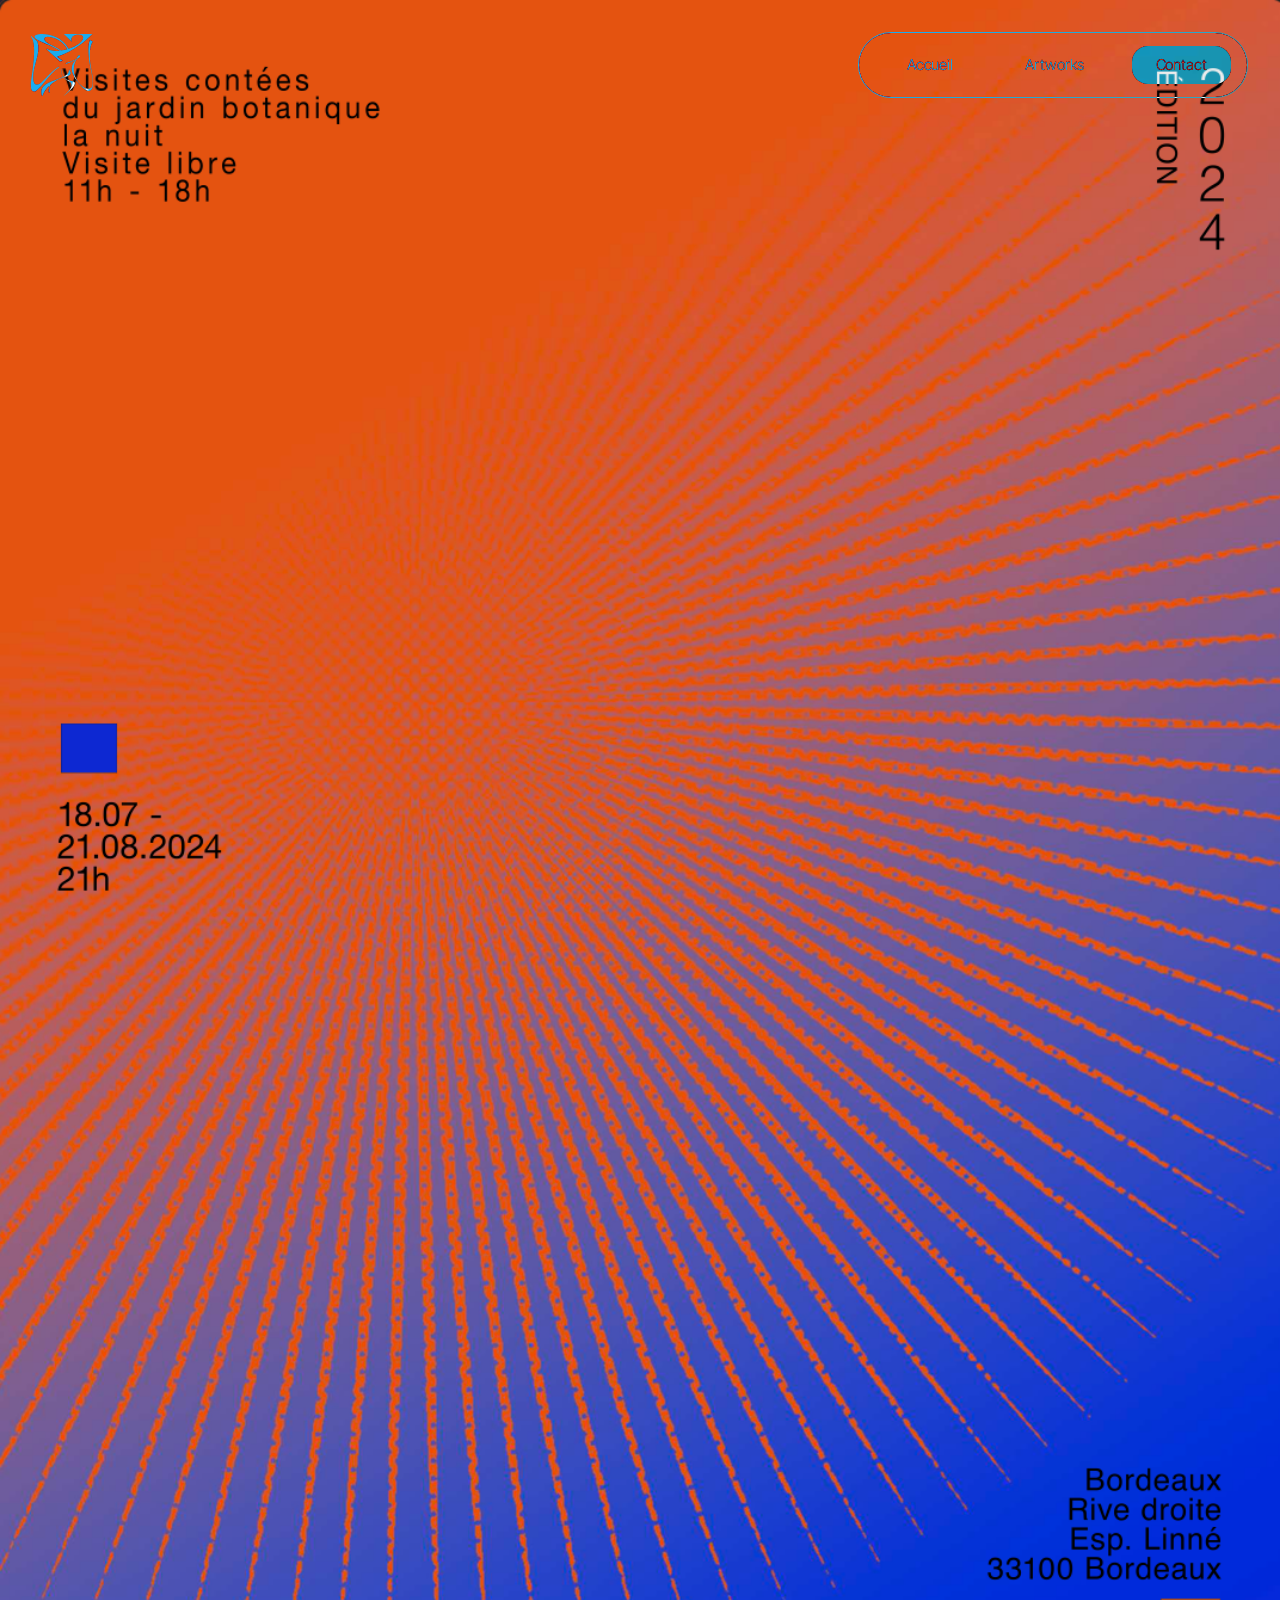
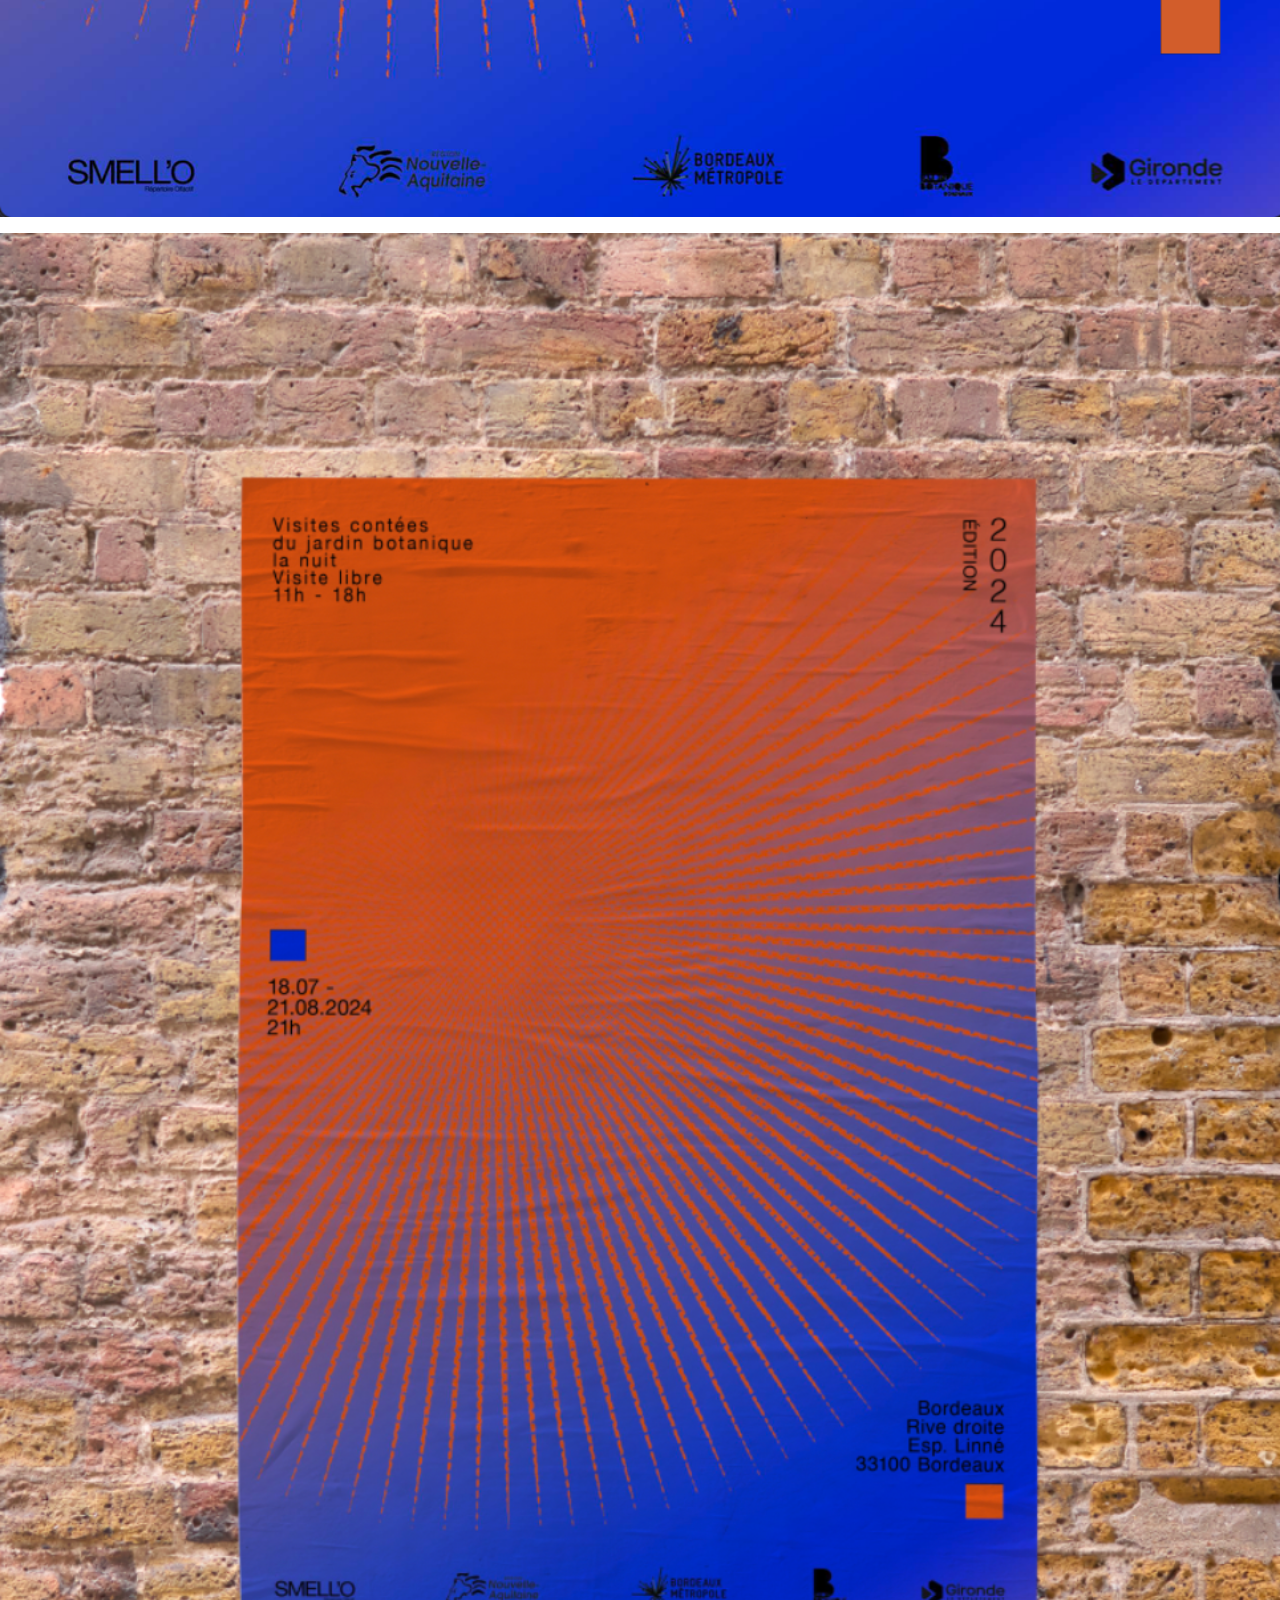
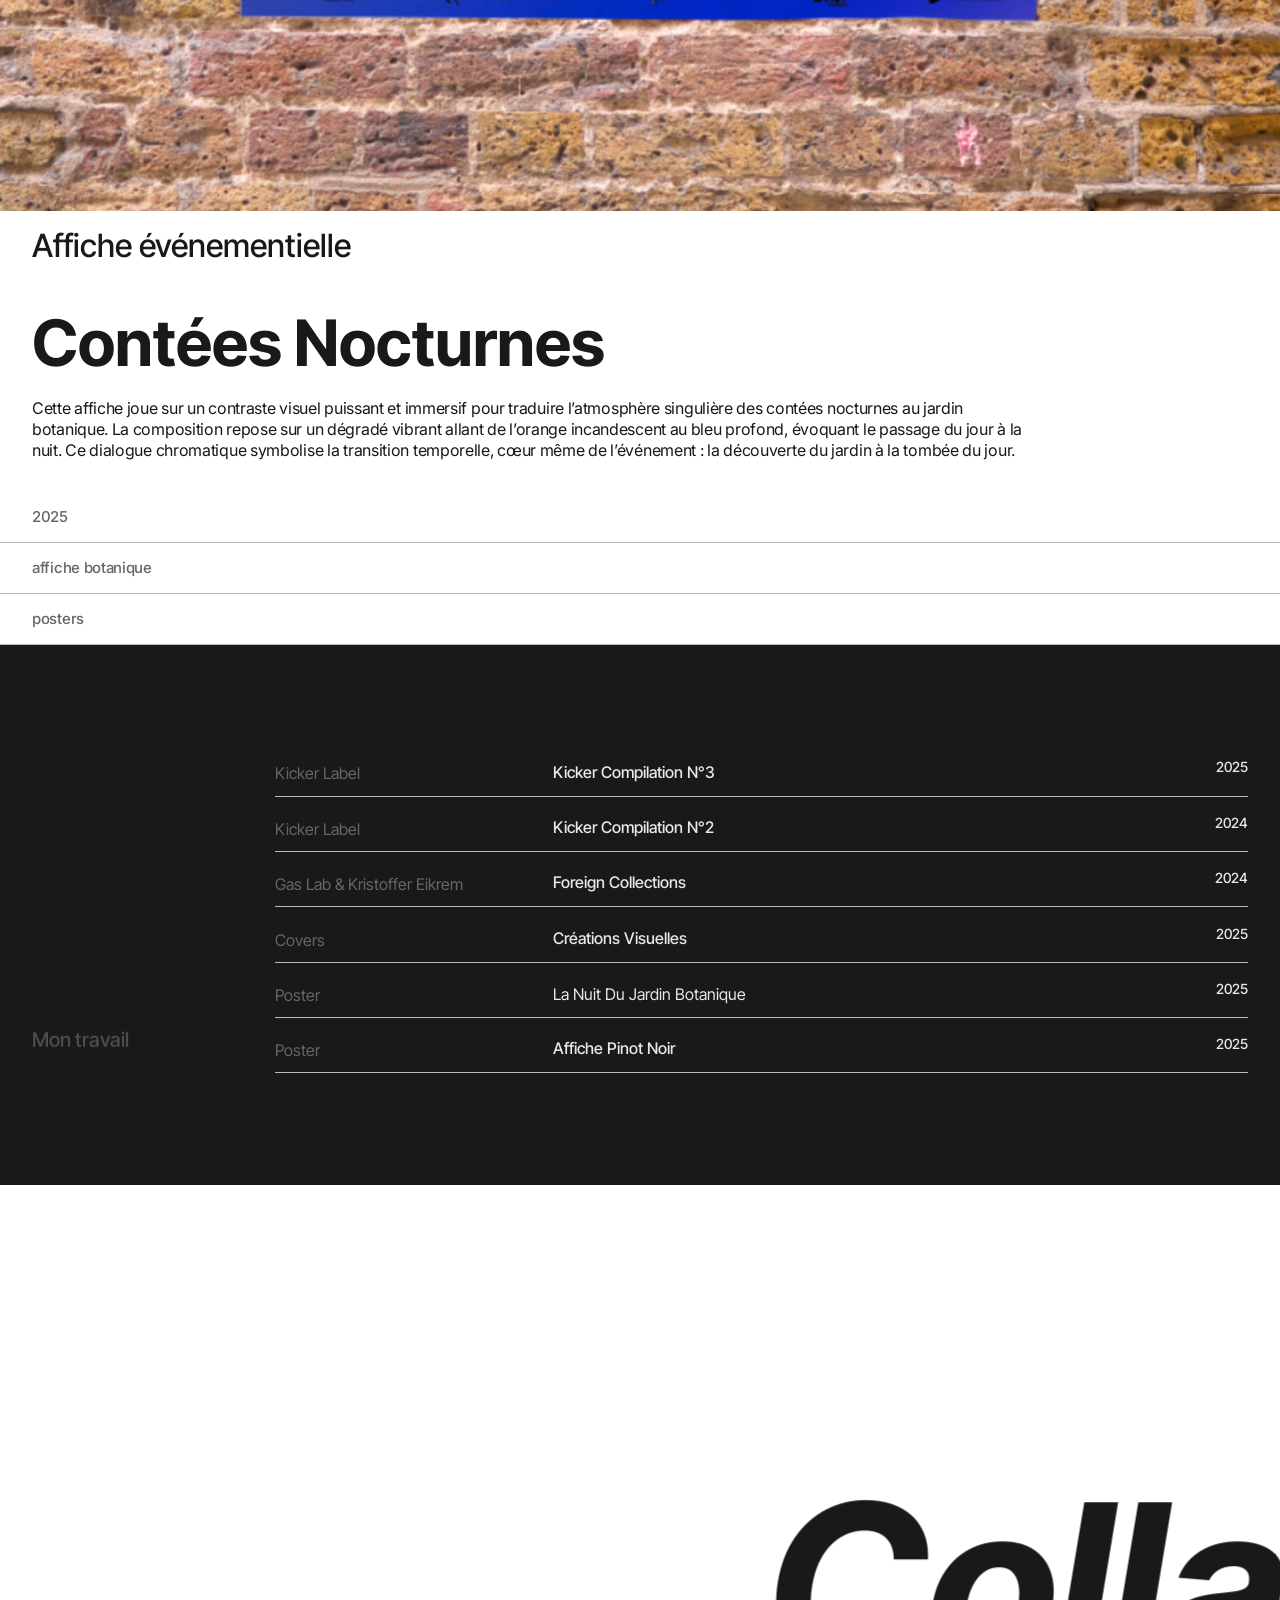
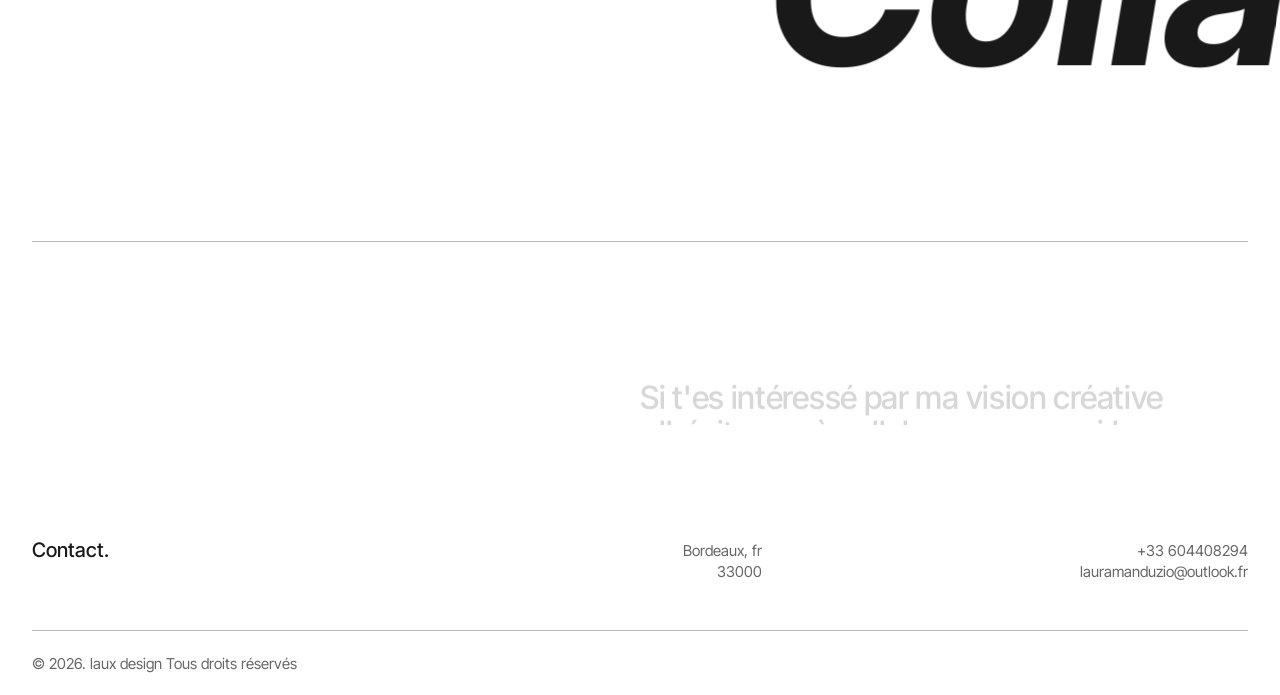
<file: work/affiche-botanique/index.html>
<!DOCTYPE html>
<html data-wf-domain="lauxdesign.art" data-wf-page="6971108cc2e95b160600ca95" data-wf-site="6971108cc2e95b160600ca46" lang="fr" data-wf-collection="6971108cc2e95b160600caac" data-wf-item-slug="affiche-botanique"><head><meta charset="utf-8"/><title>Contées Nocturnes | Laux Design</title><meta content="Cette affiche joue sur un contraste visuel puissant et immersif pour traduire l’atmosphère singulière des contées nocturnes au jardin botanique. La composition repose sur un dégradé vibrant allant de l’orange incandescent au bleu profond, évoquant le passage du jour à la nuit. Ce dialogue chromatique symbolise la transition temporelle, cœur même de l’événement : la découverte du jardin à la tombée du jour." name="description"/><meta content="width=device-width, initial-scale=1" name="viewport"/><link href="/css/laux-design.webflow.published.css?v=20260811-6" rel="stylesheet" type="text/css" crossorigin="anonymous"/><link href="https://fonts.googleapis.com" rel="preconnect"/><link href="https://fonts.gstatic.com" rel="preconnect" crossorigin="anonymous"/><script src="/js/webfont.js" type="text/javascript"></script><script type="text/javascript">WebFont.load({  google: {    families: ["Inter:300,400,500,600,700","Inter Tight:300,400,500,600,700"]  }});</script><script type="text/javascript">!function(o,c){var n=c.documentElement,t=" w-mod-";n.className+=t+"js",("ontouchstart"in o||o.DocumentTouch&&c instanceof DocumentTouch)&&(n.className+=t+"touch")}(window,document);</script><link href="/images/cms/69ab76392b1dd4bacb2b6498_favicon-32x32-844334c4.png" rel="shortcut icon" type="image/x-icon"/><link href="/images/cms/69b2300d344198516366875c_favicon-5ae189e2.png" rel="apple-touch-icon"/><link rel="canonical" href="https://lauxdesign.art/work/affiche-botanique/"/><meta name="robots" content="index,follow"/><meta property="og:type" content="website"/><meta property="og:title" content="Contées Nocturnes | Laux Design"/><meta property="og:description" content="Cette affiche joue sur un contraste visuel puissant et immersif pour traduire l’atmosphère singulière des contées nocturnes au jardin botanique. La composition repose sur un dégradé vibrant allant de l’orange incandescent au bleu profond, évoquant le passage du jour à la nuit. Ce dialogue chromatique symbolise la transition temporelle, cœur même de l’événement : la découverte du jardin à la tombée du jour."/><meta property="og:url" content="https://lauxdesign.art/work/affiche-botanique/"/><meta property="og:image" content="https://lauxdesign.art/images/cms/69a9f676ed6b2d431e8f20e8_Screenshot-2024-07-10-at-20.03.52-7bb40053.png"/><meta name="twitter:card" content="summary_large_image"/><meta name="twitter:title" content="Contées Nocturnes | Laux Design"/><meta name="twitter:description" content="Cette affiche joue sur un contraste visuel puissant et immersif pour traduire l’atmosphère singulière des contées nocturnes au jardin botanique. La composition repose sur un dégradé vibrant allant de l’orange incandescent au bleu profond, évoquant le passage du jour à la nuit. Ce dialogue chromatique symbolise la transition temporelle, cœur même de l’événement : la découverte du jardin à la tombée du jour."/><meta name="twitter:image" content="https://lauxdesign.art/images/cms/69a9f676ed6b2d431e8f20e8_Screenshot-2024-07-10-at-20.03.52-7bb40053.png"/></head><body><div class="header-wrapper-copy cms"><img width="70" alt="" src="/images/cms/69713225216290d1fdccf587_logo_blanc_site-503d8b50.svg" loading="lazy" class="image-4"/><a href="/index.html" class="link-block-3 w-inline-block"></a><div class="navigation tabeltte"><div data-w-id="46f9fa17-53d2-2382-75d0-90c4f6ebdbab" class="link-wrap"></div><a href="/index.html" class="navbar-link cta-link accueil-button">Accueil</a><a href="#Mon-travail" class="navbar-link cta-link artwotks-button">Artworks</a><a href="/index.html#A-PROPOS-DE-MOI" class="navbar-link cta-link a-propos-button a-propos">à propos</a><a href="#contact1" class="navbar-link cta-link contatc-button">Contact</a><div data-hover="false" data-delay="0" class="tablette w-dropdown"><div class="dropdown-toggle tableetee fezr w-dropdown-toggle"><div class="icon w-icon-dropdown-toggle"></div><div class="text-block-6">Menu</div></div><nav class="dropdown-list-2 w-dropdown-list"><div class="nav-noise"></div><a href="/index.html" class="dropdown-link-2 w-dropdown-link">Accueil</a><a href="/index.html#work" class="dropdown-link-2 w-dropdown-link">Artworks</a><a href="/index.html#A-PROPOS-DE-MOI" class="dropdown-link-3 w-dropdown-link">À propos</a><a href="#contact1" class="dropdown-link-4 w-dropdown-link">Contact</a></nav></div></div></div><div class="page-wrapper"><div class="header-wrapper-copy"><a href="/index.html" class="link-block-3 w-inline-block"></a></div><section class="work-item"><div class="work-item-container"><div class="collection-list-wrapper w-dyn-list"><div role="list" class="collection-list-5 w-dyn-items"><div role="listitem" class="w-dyn-item w-dyn-repeater-item"><img src="/images/cms/69a9f676ed6b2d431e8f20e8_Screenshot-2024-07-10-at-20.03.52-7bb40053.png" loading="lazy" width="Auto" height="Auto" alt="" sizes="100vw" class="image-item"/></div><div role="listitem" class="w-dyn-item w-dyn-repeater-item"><img src="/images/cms/69a77cbd4b3938c0a8135e22_Screenshot-2025-02-18-at-17.42.04-696a14e6.png" loading="lazy" width="Auto" height="Auto" alt="" sizes="100vw" class="image-item"/></div></div><div class="w-dyn-hide w-dyn-empty"><div>No items found.</div></div></div><div class="small-introduction">Affiche événementielle</div><h1 class="item-title">Contées Nocturnes</h1><div class="item-description">Cette affiche joue sur un contraste visuel puissant et immersif pour traduire l’atmosphère singulière des contées nocturnes au jardin botanique. La composition repose sur un dégradé vibrant allant de l’orange incandescent au bleu profond, évoquant le passage du jour à la nuit. Ce dialogue chromatique symbolise la transition temporelle, cœur même de l’événement : la découverte du jardin à la tombée du jour.</div><div class="item-info-wrapper kicker003 kicker-002"><div class="info-details"><div class="details-info">2025</div></div><div class="info-details"><div class="details-info">affiche botanique</div></div><div class="info-details"><div class="details-info">posters</div></div></div></div></section><section class="awards-section"><div id="Mon-travail" class="awards-container works"><div data-w-id="acbdbe3f-e494-2c85-7d1c-054c1371dcdc" style="opacity:0;-webkit-transform:translate3d(0, 100%, 0) scale3d(1, 1, 1) rotateX(0) rotateY(0) rotateZ(0) skew(0, 0);-moz-transform:translate3d(0, 100%, 0) scale3d(1, 1, 1) rotateX(0) rotateY(0) rotateZ(0) skew(0, 0);-ms-transform:translate3d(0, 100%, 0) scale3d(1, 1, 1) rotateX(0) rotateY(0) rotateZ(0) skew(0, 0);transform:translate3d(0, 100%, 0) scale3d(1, 1, 1) rotateX(0) rotateY(0) rotateZ(0) skew(0, 0)" class="heading-wrap shrink"><div class="section-heading padding title-works">Mon travail</div></div><div class="awards-wrapper"><div class="awards-block"><div data-w-id="acbdbe3f-e494-2c85-7d1c-054c1371dce1" style="opacity:0;-webkit-transform:translate3d(0, 100%, 0) scale3d(1, 1, 1) rotateX(0) rotateY(0) rotateZ(0) skew(0, 0);-moz-transform:translate3d(0, 100%, 0) scale3d(1, 1, 1) rotateX(0) rotateY(0) rotateZ(0) skew(0, 0);-ms-transform:translate3d(0, 100%, 0) scale3d(1, 1, 1) rotateX(0) rotateY(0) rotateZ(0) skew(0, 0);transform:translate3d(0, 100%, 0) scale3d(1, 1, 1) rotateX(0) rotateY(0) rotateZ(0) skew(0, 0)" class="awards-content"><div class="category-wrap"><div class="awards-category">Kicker Label</div></div><div id="w-node-acbdbe3f-e494-2c85-7d1c-054c1371dce5-0600ca95" class="award-name-wrap"><a href="/work/kicker-compilation-003/index.html" class="awards-name name-works">Kicker Compilation N°3</a></div><div id="w-node-acbdbe3f-e494-2c85-7d1c-054c1371dce8-0600ca95" class="year-wrap"><div class="awards-year ann-e">2025</div></div></div><div data-w-id="acbdbe3f-e494-2c85-7d1c-054c1371dceb" style="opacity:0;-webkit-transform:translate3d(0, 100%, 0) scale3d(1, 1, 1) rotateX(0) rotateY(0) rotateZ(0) skew(0, 0);-moz-transform:translate3d(0, 100%, 0) scale3d(1, 1, 1) rotateX(0) rotateY(0) rotateZ(0) skew(0, 0);-ms-transform:translate3d(0, 100%, 0) scale3d(1, 1, 1) rotateX(0) rotateY(0) rotateZ(0) skew(0, 0);transform:translate3d(0, 100%, 0) scale3d(1, 1, 1) rotateX(0) rotateY(0) rotateZ(0) skew(0, 0)" class="block-divider _100"></div><div data-w-id="acbdbe3f-e494-2c85-7d1c-054c1371dcec" style="opacity:0;-webkit-transform:translate3d(0, 100%, 0) scale3d(1, 1, 1) rotateX(0) rotateY(0) rotateZ(0) skew(0, 0);-moz-transform:translate3d(0, 100%, 0) scale3d(1, 1, 1) rotateX(0) rotateY(0) rotateZ(0) skew(0, 0);-ms-transform:translate3d(0, 100%, 0) scale3d(1, 1, 1) rotateX(0) rotateY(0) rotateZ(0) skew(0, 0);transform:translate3d(0, 100%, 0) scale3d(1, 1, 1) rotateX(0) rotateY(0) rotateZ(0) skew(0, 0)" class="awards-content"><div id="w-node-acbdbe3f-e494-2c85-7d1c-054c1371dced-0600ca95" class="category-wrap"><div class="awards-category">Kicker Label</div></div><div id="w-node-acbdbe3f-e494-2c85-7d1c-054c1371dcf0-0600ca95" class="award-name-wrap"><a href="/work/kicker-compilation-002/index.html" class="awards-name name-works">Kicker Compilation N°2</a></div><div id="w-node-acbdbe3f-e494-2c85-7d1c-054c1371dcf3-0600ca95" class="year-wrap"><div class="awards-year ann-e">2024</div></div></div><div data-w-id="acbdbe3f-e494-2c85-7d1c-054c1371dcf6" style="opacity:0;-webkit-transform:translate3d(0, 100%, 0) scale3d(1, 1, 1) rotateX(0) rotateY(0) rotateZ(0) skew(0, 0);-moz-transform:translate3d(0, 100%, 0) scale3d(1, 1, 1) rotateX(0) rotateY(0) rotateZ(0) skew(0, 0);-ms-transform:translate3d(0, 100%, 0) scale3d(1, 1, 1) rotateX(0) rotateY(0) rotateZ(0) skew(0, 0);transform:translate3d(0, 100%, 0) scale3d(1, 1, 1) rotateX(0) rotateY(0) rotateZ(0) skew(0, 0)" class="block-divider _100"></div><div data-w-id="acbdbe3f-e494-2c85-7d1c-054c1371dcf7" style="opacity:0;-webkit-transform:translate3d(0, 100%, 0) scale3d(1, 1, 1) rotateX(0) rotateY(0) rotateZ(0) skew(0, 0);-moz-transform:translate3d(0, 100%, 0) scale3d(1, 1, 1) rotateX(0) rotateY(0) rotateZ(0) skew(0, 0);-ms-transform:translate3d(0, 100%, 0) scale3d(1, 1, 1) rotateX(0) rotateY(0) rotateZ(0) skew(0, 0);transform:translate3d(0, 100%, 0) scale3d(1, 1, 1) rotateX(0) rotateY(0) rotateZ(0) skew(0, 0)" class="awards-content"><div class="awards-category">Gas Lab &amp; Kristoffer Eikrem</div><a href="/work/foreign-collections-/index.html" class="awards-name name-works">Foreign Collections</a><div id="w-node-acbdbe3f-e494-2c85-7d1c-054c1371dcfc-0600ca95" class="awards-year ann-e">2024</div></div><div data-w-id="acbdbe3f-e494-2c85-7d1c-054c1371dcfe" style="opacity:0;-webkit-transform:translate3d(0, 100%, 0) scale3d(1, 1, 1) rotateX(0) rotateY(0) rotateZ(0) skew(0, 0);-moz-transform:translate3d(0, 100%, 0) scale3d(1, 1, 1) rotateX(0) rotateY(0) rotateZ(0) skew(0, 0);-ms-transform:translate3d(0, 100%, 0) scale3d(1, 1, 1) rotateX(0) rotateY(0) rotateZ(0) skew(0, 0);transform:translate3d(0, 100%, 0) scale3d(1, 1, 1) rotateX(0) rotateY(0) rotateZ(0) skew(0, 0)" class="block-divider _100"></div><div data-w-id="acbdbe3f-e494-2c85-7d1c-054c1371dcff" style="opacity:0;-webkit-transform:translate3d(0, 100%, 0) scale3d(1, 1, 1) rotateX(0) rotateY(0) rotateZ(0) skew(0, 0);-moz-transform:translate3d(0, 100%, 0) scale3d(1, 1, 1) rotateX(0) rotateY(0) rotateZ(0) skew(0, 0);-ms-transform:translate3d(0, 100%, 0) scale3d(1, 1, 1) rotateX(0) rotateY(0) rotateZ(0) skew(0, 0);transform:translate3d(0, 100%, 0) scale3d(1, 1, 1) rotateX(0) rotateY(0) rotateZ(0) skew(0, 0)" class="awards-content"><div class="awards-category">Covers</div><a href="/work/creations-visuelles/index.html" class="awards-name name-works">Créations visuelles</a><div id="w-node-acbdbe3f-e494-2c85-7d1c-054c1371dd04-0600ca95" class="awards-year ann-e">2025</div></div><div data-w-id="acbdbe3f-e494-2c85-7d1c-054c1371dd06" style="opacity:0;-webkit-transform:translate3d(0, 100%, 0) scale3d(1, 1, 1) rotateX(0) rotateY(0) rotateZ(0) skew(0, 0);-moz-transform:translate3d(0, 100%, 0) scale3d(1, 1, 1) rotateX(0) rotateY(0) rotateZ(0) skew(0, 0);-ms-transform:translate3d(0, 100%, 0) scale3d(1, 1, 1) rotateX(0) rotateY(0) rotateZ(0) skew(0, 0);transform:translate3d(0, 100%, 0) scale3d(1, 1, 1) rotateX(0) rotateY(0) rotateZ(0) skew(0, 0)" class="block-divider _100"></div><div data-w-id="acbdbe3f-e494-2c85-7d1c-054c1371dd07" style="opacity:0;-webkit-transform:translate3d(0, 100%, 0) scale3d(1, 1, 1) rotateX(0) rotateY(0) rotateZ(0) skew(0, 0);-moz-transform:translate3d(0, 100%, 0) scale3d(1, 1, 1) rotateX(0) rotateY(0) rotateZ(0) skew(0, 0);-ms-transform:translate3d(0, 100%, 0) scale3d(1, 1, 1) rotateX(0) rotateY(0) rotateZ(0) skew(0, 0);transform:translate3d(0, 100%, 0) scale3d(1, 1, 1) rotateX(0) rotateY(0) rotateZ(0) skew(0, 0)" class="awards-content"><div class="awards-category">Poster</div><a href="/work/affiche-botanique/index.html" class="awards-name name-works">La nuit du Jardin Botanique</a><div id="w-node-acbdbe3f-e494-2c85-7d1c-054c1371dd0c-0600ca95" class="awards-year ann-e">2025</div></div><div data-w-id="5866b95c-c823-9c3c-b89d-36f2371d24bd" style="opacity:0;-webkit-transform:translate3d(0, 100%, 0) scale3d(1, 1, 1) rotateX(0) rotateY(0) rotateZ(0) skew(0, 0);-moz-transform:translate3d(0, 100%, 0) scale3d(1, 1, 1) rotateX(0) rotateY(0) rotateZ(0) skew(0, 0);-ms-transform:translate3d(0, 100%, 0) scale3d(1, 1, 1) rotateX(0) rotateY(0) rotateZ(0) skew(0, 0);transform:translate3d(0, 100%, 0) scale3d(1, 1, 1) rotateX(0) rotateY(0) rotateZ(0) skew(0, 0)" class="block-divider _100"></div><div data-w-id="2a8ab426-2637-2113-e89c-248d50eaa5da" style="opacity:0;-webkit-transform:translate3d(0, 100%, 0) scale3d(1, 1, 1) rotateX(0) rotateY(0) rotateZ(0) skew(0, 0);-moz-transform:translate3d(0, 100%, 0) scale3d(1, 1, 1) rotateX(0) rotateY(0) rotateZ(0) skew(0, 0);-ms-transform:translate3d(0, 100%, 0) scale3d(1, 1, 1) rotateX(0) rotateY(0) rotateZ(0) skew(0, 0);transform:translate3d(0, 100%, 0) scale3d(1, 1, 1) rotateX(0) rotateY(0) rotateZ(0) skew(0, 0)" class="awards-content"><div class="awards-category">Poster</div><a href="/work/affiche-pinot-noir/index.html" class="awards-name name-works">Affiche Pinot Noir</a><div id="w-node-_2a8ab426-2637-2113-e89c-248d50eaa5df-0600ca95" class="awards-year ann-e">2025</div></div><div data-w-id="acbdbe3f-e494-2c85-7d1c-054c1371dd0e" style="opacity:0;-webkit-transform:translate3d(0, 100%, 0) scale3d(1, 1, 1) rotateX(0) rotateY(0) rotateZ(0) skew(0, 0);-moz-transform:translate3d(0, 100%, 0) scale3d(1, 1, 1) rotateX(0) rotateY(0) rotateZ(0) skew(0, 0);-ms-transform:translate3d(0, 100%, 0) scale3d(1, 1, 1) rotateX(0) rotateY(0) rotateZ(0) skew(0, 0);transform:translate3d(0, 100%, 0) scale3d(1, 1, 1) rotateX(0) rotateY(0) rotateZ(0) skew(0, 0)" class="block-divider _100"></div></div></div></div></section><section id="contact" class="cta-section"><div class="cta-container"><div data-w-id="351e5c61-3a4d-5fed-9eb3-2098f4b6c527" class="cta-heading">Let’s </div><div data-w-id="351e5c61-3a4d-5fed-9eb3-2098f4b6c52a" class="cta-heading">Collaborate</div><div class="divider-h-100"></div><div data-w-id="351e5c61-3a4d-5fed-9eb3-2098f4b6c52c" class="colaborate-p dark">Si t&#x27;es intéressé par ma vision créative n&#x27;hésite pas à collaborer avec moi !</div></div></section><section id="contact" class="contact-section"><div id="contact1" class="contact-container"><div class="heading-wrap shrink"><div class="section-heading padding">Contact.</div></div><div class="contact-wrapper"><div class="contact-block"><div class="contact-info"><div class="contact-detail">Bordeaux, fr <br/>33000</div></div><div id="w-node-_56c98b5d-cf7a-afb0-707c-98e510b4fd21-10b4fd13" class="contact-info"><div class="contact-detail">+33 604408294</div><div class="contact-detail">lauramanduzio@outlook.fr</div></div><div class="contact-info"></div></div><div class="block-divider _100"></div></div></div></section><section class="footer-section"><div class="footer-container"><div class="copyright"><div class="copyright-text">© 2026. laux design Tous droits réservés</div></div><div class="utility-pages"></div></div></section></div><script src="/js/jquery-3.5.1.min.js" type="text/javascript" crossorigin="anonymous"></script><script src="/js/webflow.schunk.36b8fb49256177c8.js" type="text/javascript" crossorigin="anonymous"></script><script src="/js/webflow.schunk.4cb90a01504be4e5.js" type="text/javascript" crossorigin="anonymous"></script><script src="/js/webflow.d8a4d773.fa2ee7edd6c17b12.js" type="text/javascript" crossorigin="anonymous"></script><script src="/js/responsive-cta.js?v=20260811" type="text/javascript"></script></body></html>
</file>
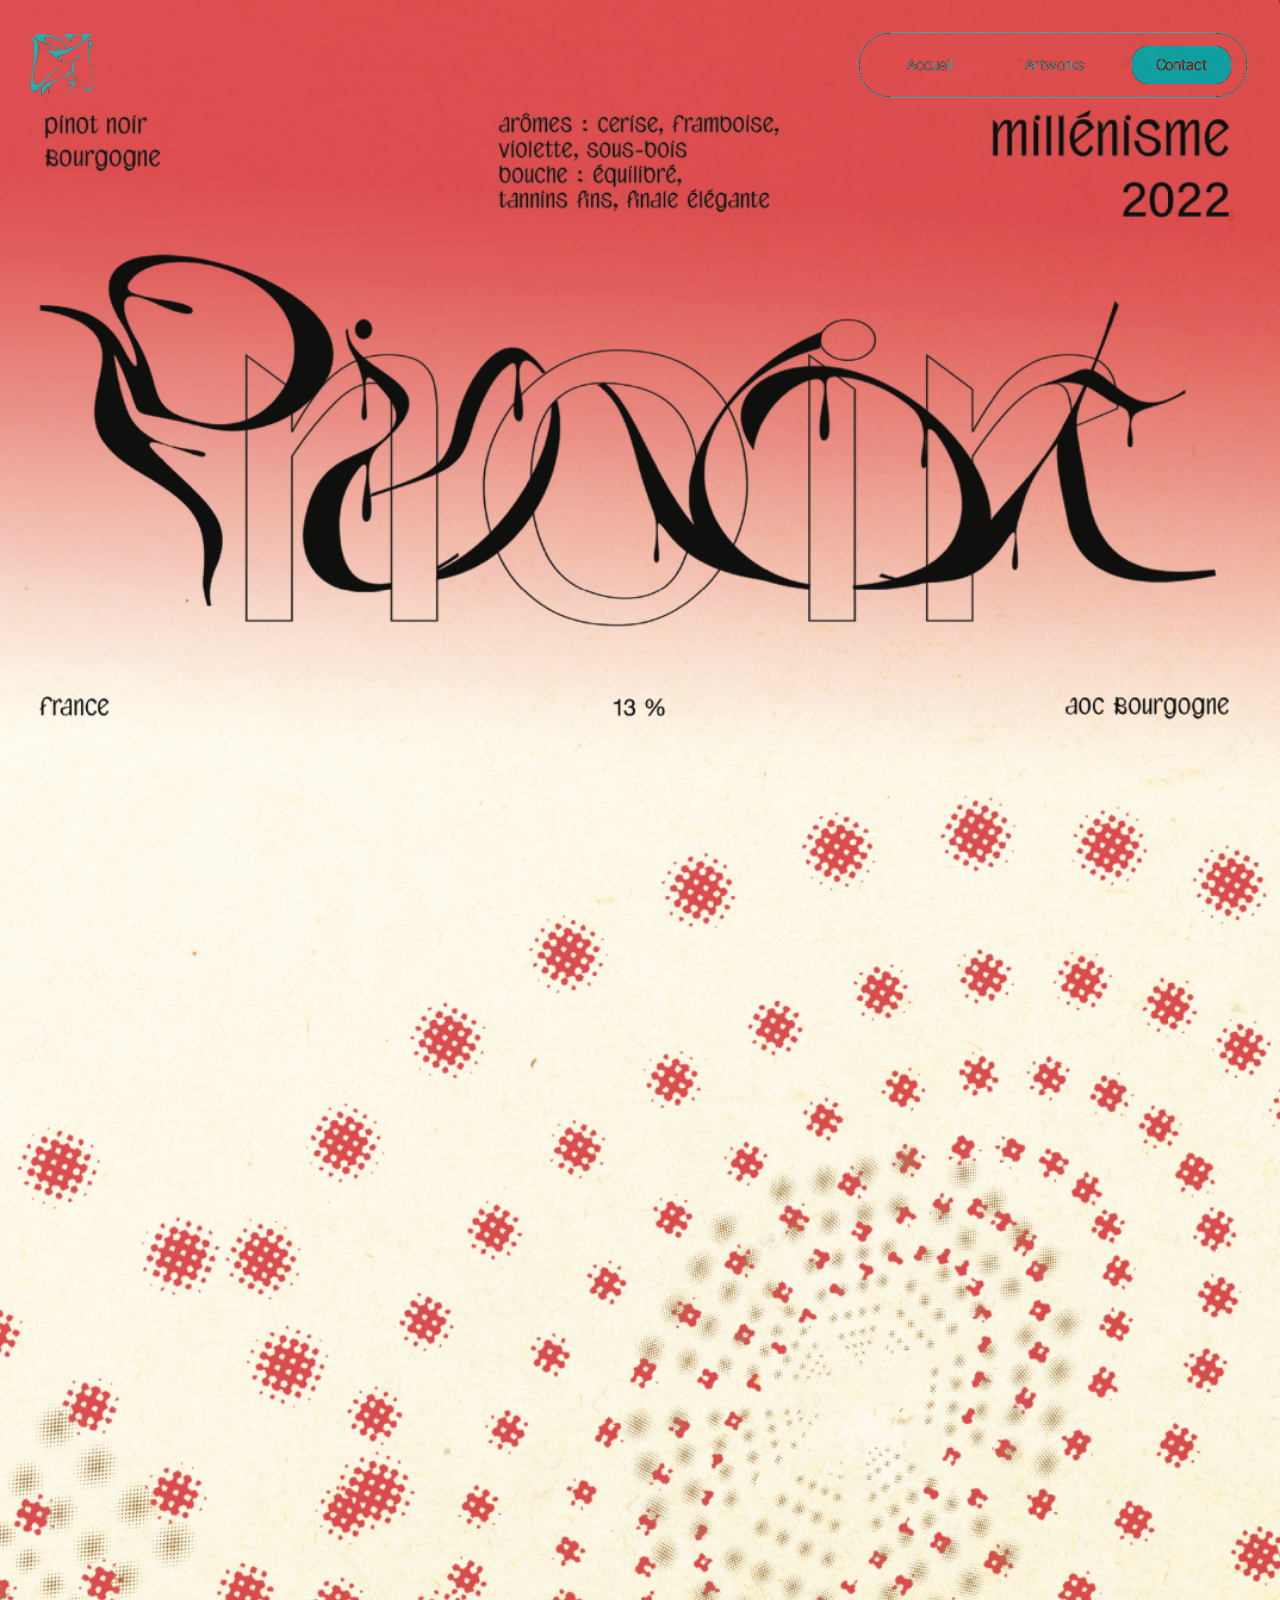
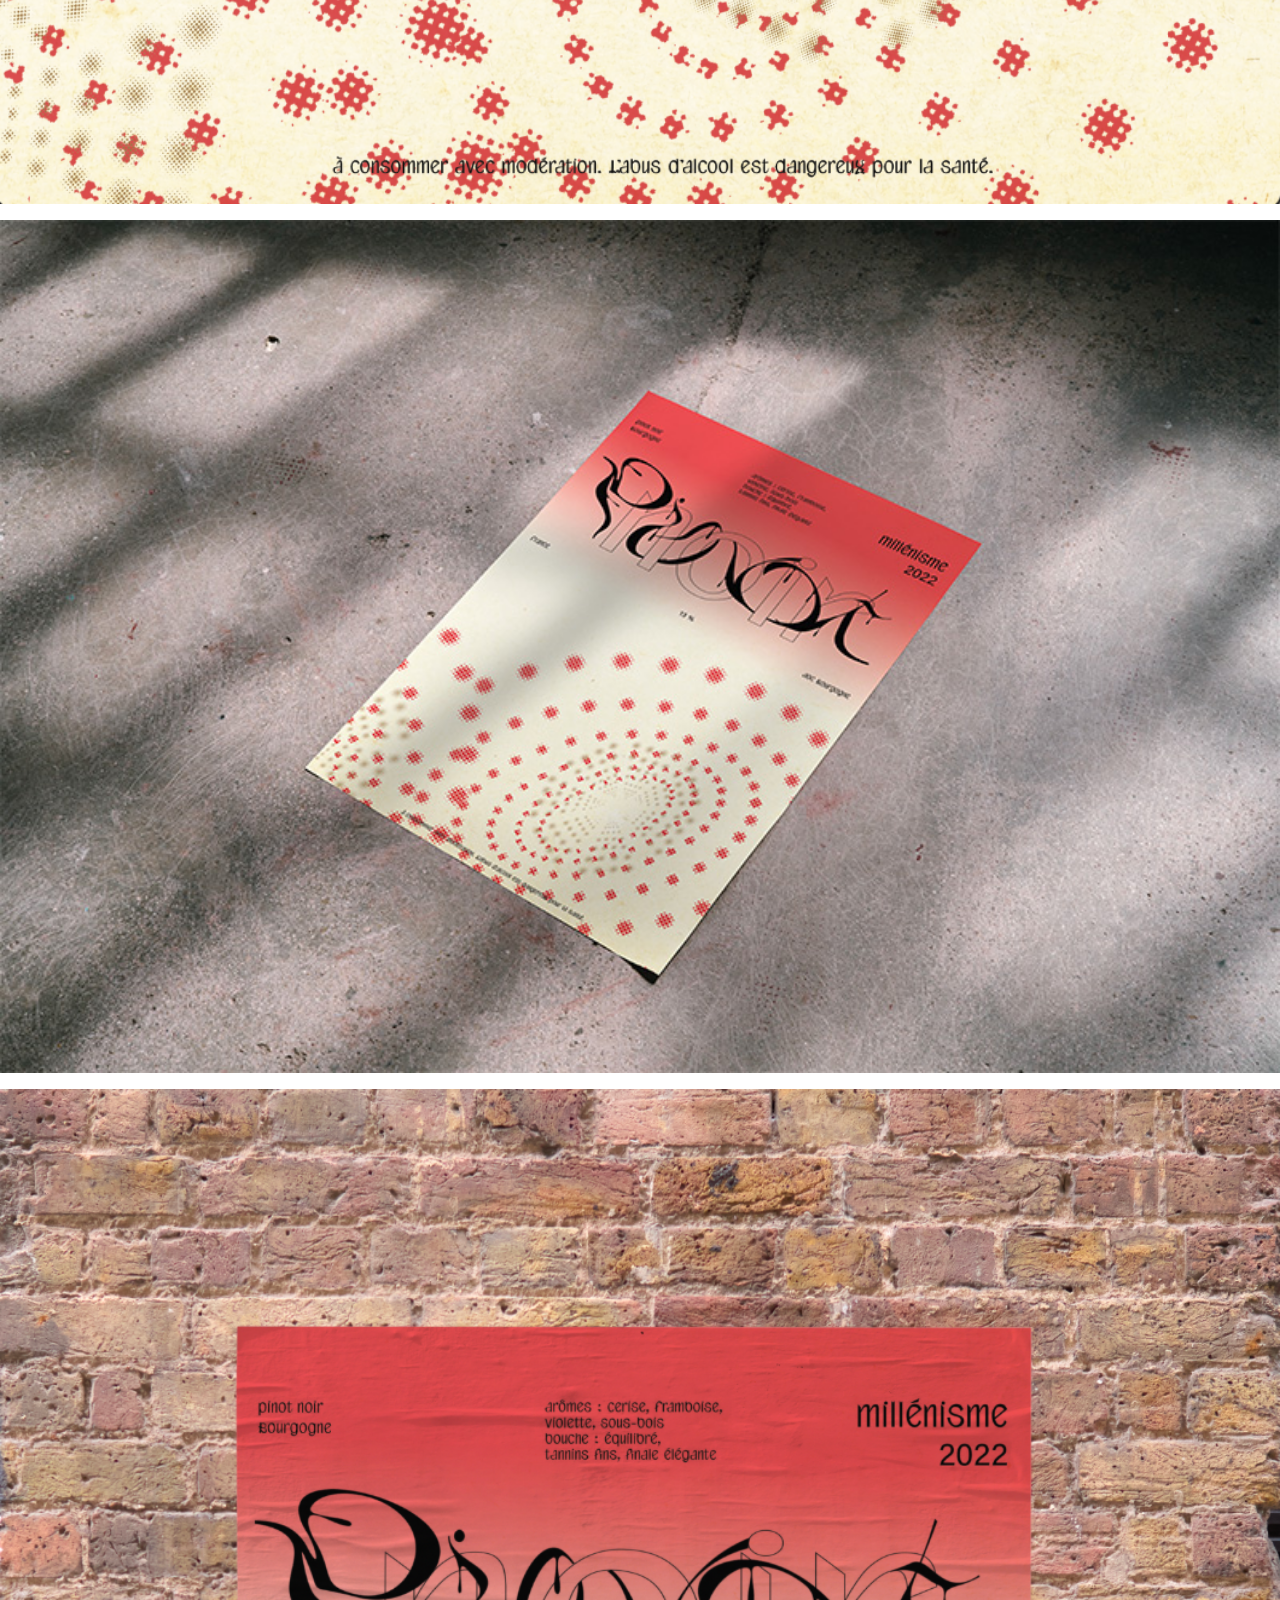
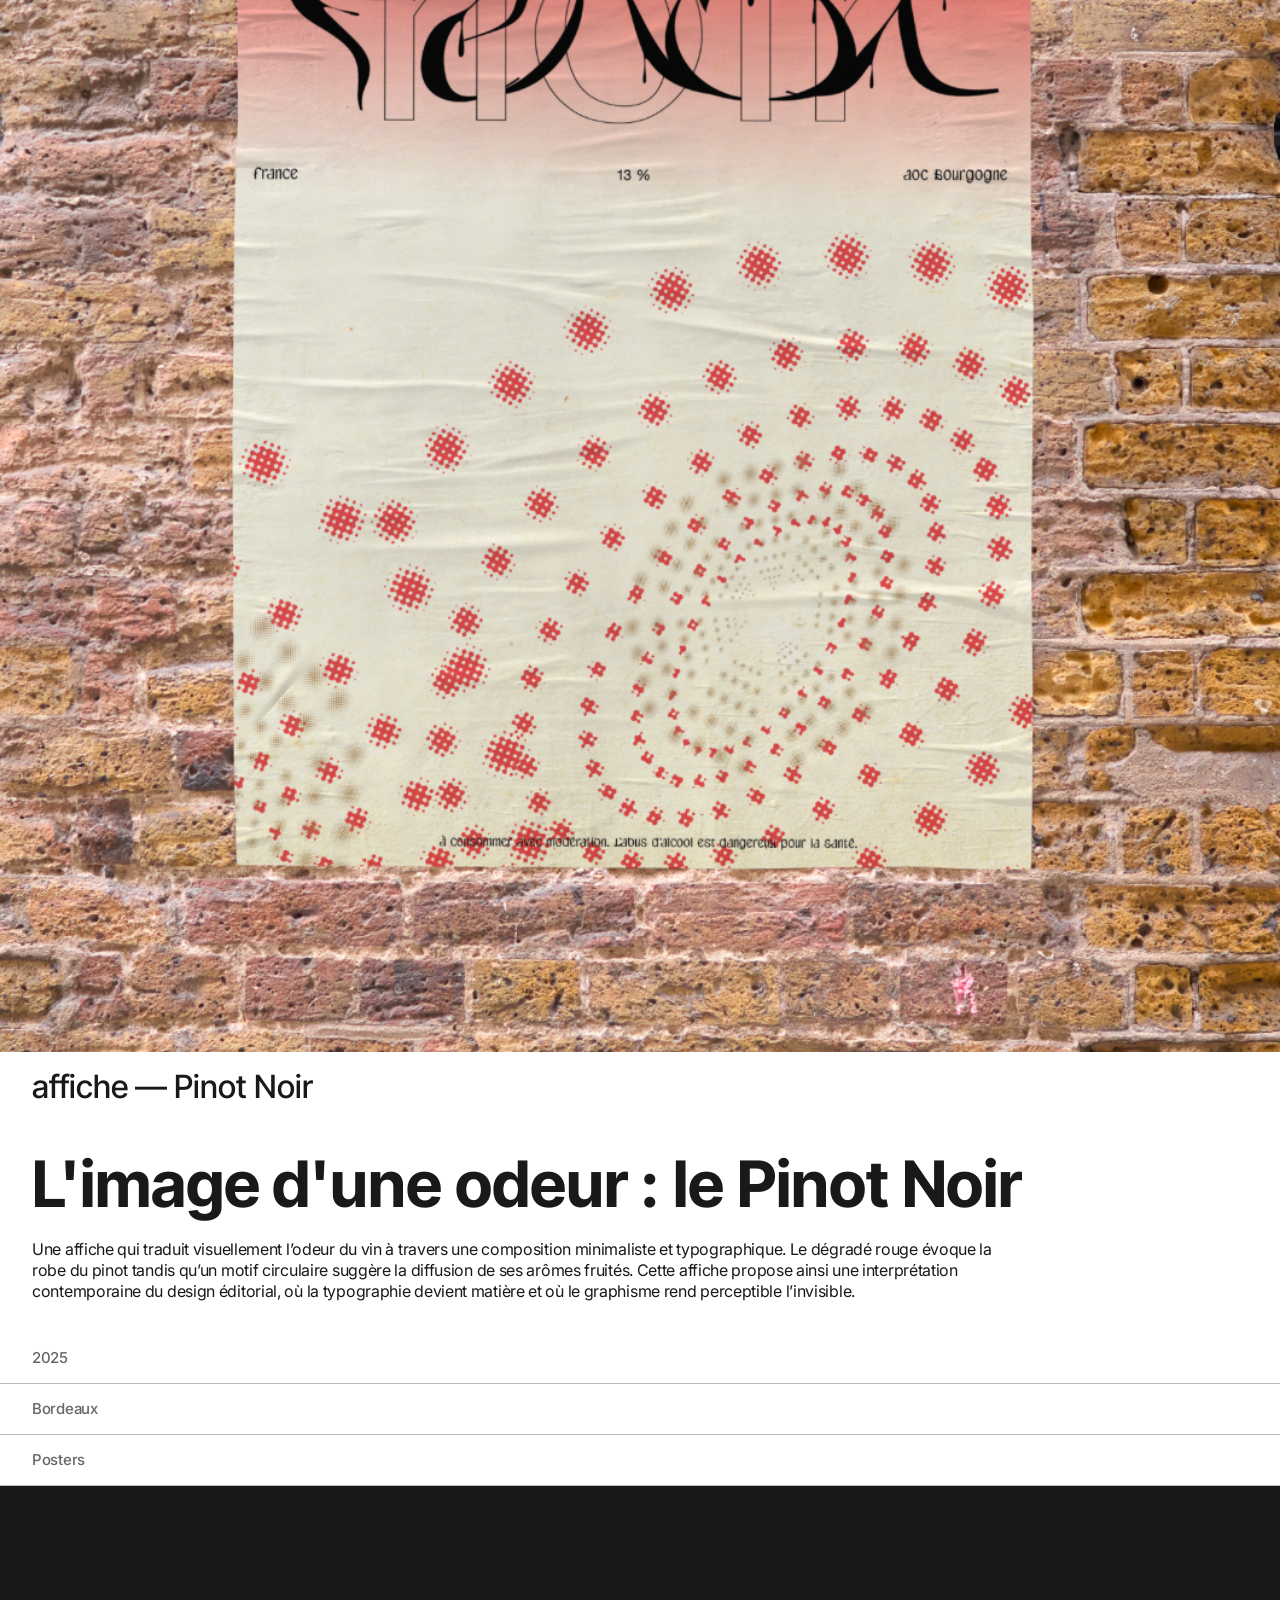
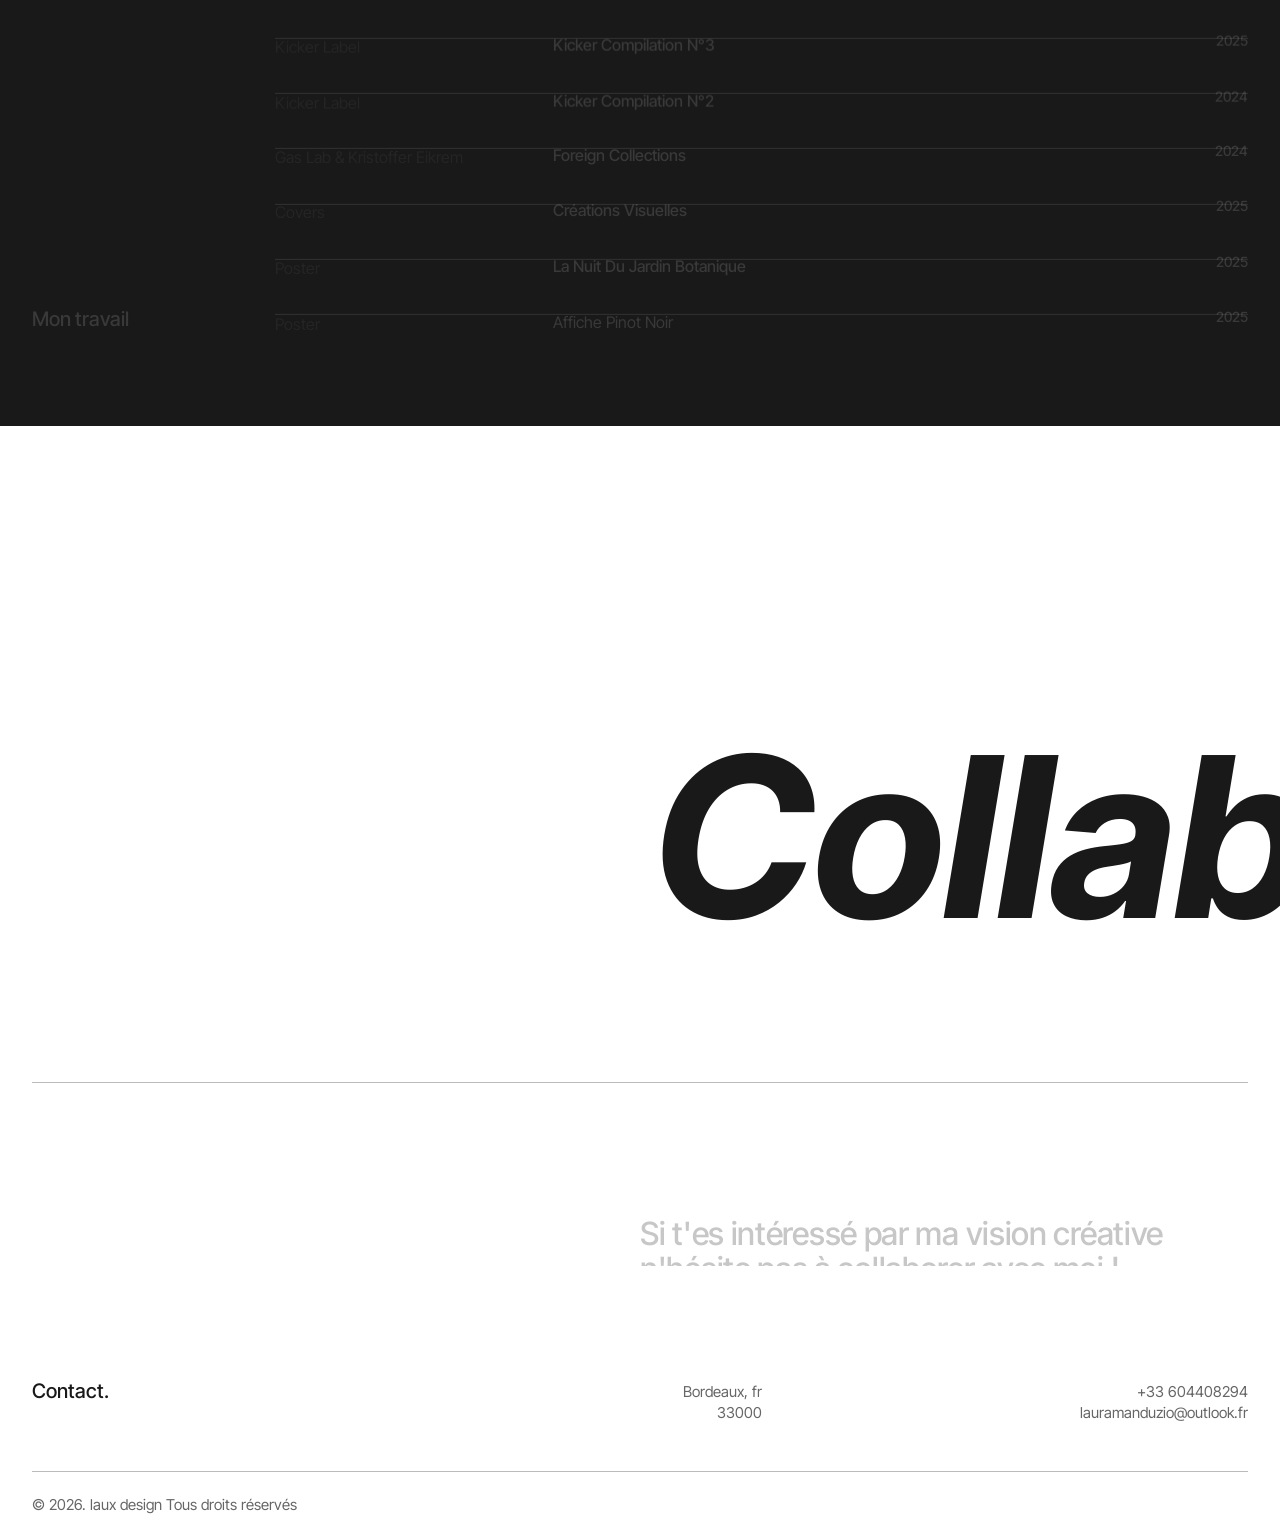
<file: work/affiche-pinot-noir/index.html>
<!DOCTYPE html>
<html data-wf-domain="lauxdesign.art" data-wf-page="6971108cc2e95b160600ca95" data-wf-site="6971108cc2e95b160600ca46" lang="fr" data-wf-collection="6971108cc2e95b160600caac" data-wf-item-slug="affiche-pinot-noir"><head><meta charset="utf-8"/><title>L&#x27;image d&#x27;une odeur : le Pinot Noir | Laux Design</title><meta content="Une affiche qui traduit visuellement l’odeur du vin à travers une composition minimaliste et typographique. Le dégradé rouge évoque la robe du pinot tandis qu’un motif circulaire suggère la diffusion de ses arômes fruités. Cette affiche propose ainsi une interprétation contemporaine du design éditorial, où la typographie devient matière et où le graphisme rend perceptible l’invisible." name="description"/><meta content="width=device-width, initial-scale=1" name="viewport"/><link href="/css/laux-design.webflow.published.css?v=20260811-6" rel="stylesheet" type="text/css" crossorigin="anonymous"/><link href="https://fonts.googleapis.com" rel="preconnect"/><link href="https://fonts.gstatic.com" rel="preconnect" crossorigin="anonymous"/><script src="/js/webfont.js" type="text/javascript"></script><script type="text/javascript">WebFont.load({  google: {    families: ["Inter:300,400,500,600,700","Inter Tight:300,400,500,600,700"]  }});</script><script type="text/javascript">!function(o,c){var n=c.documentElement,t=" w-mod-";n.className+=t+"js",("ontouchstart"in o||o.DocumentTouch&&c instanceof DocumentTouch)&&(n.className+=t+"touch")}(window,document);</script><link href="/images/cms/69ab76392b1dd4bacb2b6498_favicon-32x32-844334c4.png" rel="shortcut icon" type="image/x-icon"/><link href="/images/cms/69b2300d344198516366875c_favicon-5ae189e2.png" rel="apple-touch-icon"/><link rel="canonical" href="https://lauxdesign.art/work/affiche-pinot-noir/"/><meta name="robots" content="index,follow"/><meta property="og:type" content="website"/><meta property="og:title" content="L'image d'une odeur : le Pinot Noir | Laux Design"/><meta property="og:description" content="Une affiche qui traduit visuellement l’odeur du vin à travers une composition minimaliste et typographique. Le dégradé rouge évoque la robe du pinot tandis qu’un motif circulaire suggère la diffusion de ses arômes fruités. Cette affiche propose ainsi une interprétation contemporaine du design éditorial, où la typographie devient matière et où le graphisme rend perceptible l’invisible."/><meta property="og:url" content="https://lauxdesign.art/work/affiche-pinot-noir/"/><meta property="og:image" content="https://lauxdesign.art/images/cms/69a9f6f25884fa822d87f960_Screenshot-2024-07-10-at-20.04.08-3c69027a.png"/><meta name="twitter:card" content="summary_large_image"/><meta name="twitter:title" content="L'image d'une odeur : le Pinot Noir | Laux Design"/><meta name="twitter:description" content="Une affiche qui traduit visuellement l’odeur du vin à travers une composition minimaliste et typographique. Le dégradé rouge évoque la robe du pinot tandis qu’un motif circulaire suggère la diffusion de ses arômes fruités. Cette affiche propose ainsi une interprétation contemporaine du design éditorial, où la typographie devient matière et où le graphisme rend perceptible l’invisible."/><meta name="twitter:image" content="https://lauxdesign.art/images/cms/69a9f6f25884fa822d87f960_Screenshot-2024-07-10-at-20.04.08-3c69027a.png"/></head><body><div class="header-wrapper-copy cms"><img width="70" alt="" src="/images/cms/69713225216290d1fdccf587_logo_blanc_site-503d8b50.svg" loading="lazy" class="image-4"/><a href="/index.html" class="link-block-3 w-inline-block"></a><div class="navigation tabeltte"><div data-w-id="46f9fa17-53d2-2382-75d0-90c4f6ebdbab" class="link-wrap"></div><a href="/index.html" class="navbar-link cta-link accueil-button">Accueil</a><a href="#Mon-travail" class="navbar-link cta-link artwotks-button">Artworks</a><a href="/index.html#A-PROPOS-DE-MOI" class="navbar-link cta-link a-propos-button a-propos">à propos</a><a href="#contact1" class="navbar-link cta-link contatc-button">Contact</a><div data-hover="false" data-delay="0" class="tablette w-dropdown"><div class="dropdown-toggle tableetee fezr w-dropdown-toggle"><div class="icon w-icon-dropdown-toggle"></div><div class="text-block-6">Menu</div></div><nav class="dropdown-list-2 w-dropdown-list"><div class="nav-noise"></div><a href="/index.html" class="dropdown-link-2 w-dropdown-link">Accueil</a><a href="/index.html#work" class="dropdown-link-2 w-dropdown-link">Artworks</a><a href="/index.html#A-PROPOS-DE-MOI" class="dropdown-link-3 w-dropdown-link">À propos</a><a href="#contact1" class="dropdown-link-4 w-dropdown-link">Contact</a></nav></div></div></div><div class="page-wrapper"><div class="header-wrapper-copy"><a href="/index.html" class="link-block-3 w-inline-block"></a></div><section class="work-item"><div class="work-item-container"><div class="collection-list-wrapper w-dyn-list"><div role="list" class="collection-list-5 w-dyn-items"><div role="listitem" class="w-dyn-item w-dyn-repeater-item"><img src="/images/cms/69a9f6f25884fa822d87f960_Screenshot-2024-07-10-at-20.04.08-3c69027a.png" loading="lazy" width="Auto" height="Auto" alt="" sizes="100vw" class="image-item"/></div><div role="listitem" class="w-dyn-item w-dyn-repeater-item"><img src="/images/cms/69a77ba893c70acb867c88b5_affiche-inoy-noit-6c8faa3c.jpg" loading="lazy" width="Auto" height="Auto" alt="" sizes="100vw" class="image-item"/></div><div role="listitem" class="w-dyn-item w-dyn-repeater-item"><img src="/images/cms/69a77b969bec80b6e99bcfdf_Screenshot-2025-02-18-at-17.41.07-7d6c67c6.png" loading="lazy" width="Auto" height="Auto" alt="" sizes="100vw" class="image-item"/></div></div><div class="w-dyn-hide w-dyn-empty"><div>No items found.</div></div></div><div class="small-introduction">affiche — Pinot Noir</div><h1 class="item-title">L&#x27;image d&#x27;une odeur : le Pinot Noir</h1><div class="item-description">Une affiche qui traduit visuellement l’odeur du vin à travers une composition minimaliste et typographique. Le dégradé rouge évoque la robe du pinot tandis qu’un motif circulaire suggère la diffusion de ses arômes fruités. Cette affiche propose ainsi une interprétation contemporaine du design éditorial, où la typographie devient matière et où le graphisme rend perceptible l’invisible.</div><div class="item-info-wrapper kicker003 kicker-002"><div class="info-details"><div class="details-info">2025</div></div><div class="info-details"><div class="details-info">Bordeaux</div></div><div class="info-details"><div class="details-info">Posters</div></div></div></div></section><section class="awards-section"><div id="Mon-travail" class="awards-container works"><div data-w-id="acbdbe3f-e494-2c85-7d1c-054c1371dcdc" style="opacity:0;-webkit-transform:translate3d(0, 100%, 0) scale3d(1, 1, 1) rotateX(0) rotateY(0) rotateZ(0) skew(0, 0);-moz-transform:translate3d(0, 100%, 0) scale3d(1, 1, 1) rotateX(0) rotateY(0) rotateZ(0) skew(0, 0);-ms-transform:translate3d(0, 100%, 0) scale3d(1, 1, 1) rotateX(0) rotateY(0) rotateZ(0) skew(0, 0);transform:translate3d(0, 100%, 0) scale3d(1, 1, 1) rotateX(0) rotateY(0) rotateZ(0) skew(0, 0)" class="heading-wrap shrink"><div class="section-heading padding title-works">Mon travail</div></div><div class="awards-wrapper"><div class="awards-block"><div data-w-id="acbdbe3f-e494-2c85-7d1c-054c1371dce1" style="opacity:0;-webkit-transform:translate3d(0, 100%, 0) scale3d(1, 1, 1) rotateX(0) rotateY(0) rotateZ(0) skew(0, 0);-moz-transform:translate3d(0, 100%, 0) scale3d(1, 1, 1) rotateX(0) rotateY(0) rotateZ(0) skew(0, 0);-ms-transform:translate3d(0, 100%, 0) scale3d(1, 1, 1) rotateX(0) rotateY(0) rotateZ(0) skew(0, 0);transform:translate3d(0, 100%, 0) scale3d(1, 1, 1) rotateX(0) rotateY(0) rotateZ(0) skew(0, 0)" class="awards-content"><div class="category-wrap"><div class="awards-category">Kicker Label</div></div><div id="w-node-acbdbe3f-e494-2c85-7d1c-054c1371dce5-0600ca95" class="award-name-wrap"><a href="/work/kicker-compilation-003/index.html" class="awards-name name-works">Kicker Compilation N°3</a></div><div id="w-node-acbdbe3f-e494-2c85-7d1c-054c1371dce8-0600ca95" class="year-wrap"><div class="awards-year ann-e">2025</div></div></div><div data-w-id="acbdbe3f-e494-2c85-7d1c-054c1371dceb" style="opacity:0;-webkit-transform:translate3d(0, 100%, 0) scale3d(1, 1, 1) rotateX(0) rotateY(0) rotateZ(0) skew(0, 0);-moz-transform:translate3d(0, 100%, 0) scale3d(1, 1, 1) rotateX(0) rotateY(0) rotateZ(0) skew(0, 0);-ms-transform:translate3d(0, 100%, 0) scale3d(1, 1, 1) rotateX(0) rotateY(0) rotateZ(0) skew(0, 0);transform:translate3d(0, 100%, 0) scale3d(1, 1, 1) rotateX(0) rotateY(0) rotateZ(0) skew(0, 0)" class="block-divider _100"></div><div data-w-id="acbdbe3f-e494-2c85-7d1c-054c1371dcec" style="opacity:0;-webkit-transform:translate3d(0, 100%, 0) scale3d(1, 1, 1) rotateX(0) rotateY(0) rotateZ(0) skew(0, 0);-moz-transform:translate3d(0, 100%, 0) scale3d(1, 1, 1) rotateX(0) rotateY(0) rotateZ(0) skew(0, 0);-ms-transform:translate3d(0, 100%, 0) scale3d(1, 1, 1) rotateX(0) rotateY(0) rotateZ(0) skew(0, 0);transform:translate3d(0, 100%, 0) scale3d(1, 1, 1) rotateX(0) rotateY(0) rotateZ(0) skew(0, 0)" class="awards-content"><div id="w-node-acbdbe3f-e494-2c85-7d1c-054c1371dced-0600ca95" class="category-wrap"><div class="awards-category">Kicker Label</div></div><div id="w-node-acbdbe3f-e494-2c85-7d1c-054c1371dcf0-0600ca95" class="award-name-wrap"><a href="/work/kicker-compilation-002/index.html" class="awards-name name-works">Kicker Compilation N°2</a></div><div id="w-node-acbdbe3f-e494-2c85-7d1c-054c1371dcf3-0600ca95" class="year-wrap"><div class="awards-year ann-e">2024</div></div></div><div data-w-id="acbdbe3f-e494-2c85-7d1c-054c1371dcf6" style="opacity:0;-webkit-transform:translate3d(0, 100%, 0) scale3d(1, 1, 1) rotateX(0) rotateY(0) rotateZ(0) skew(0, 0);-moz-transform:translate3d(0, 100%, 0) scale3d(1, 1, 1) rotateX(0) rotateY(0) rotateZ(0) skew(0, 0);-ms-transform:translate3d(0, 100%, 0) scale3d(1, 1, 1) rotateX(0) rotateY(0) rotateZ(0) skew(0, 0);transform:translate3d(0, 100%, 0) scale3d(1, 1, 1) rotateX(0) rotateY(0) rotateZ(0) skew(0, 0)" class="block-divider _100"></div><div data-w-id="acbdbe3f-e494-2c85-7d1c-054c1371dcf7" style="opacity:0;-webkit-transform:translate3d(0, 100%, 0) scale3d(1, 1, 1) rotateX(0) rotateY(0) rotateZ(0) skew(0, 0);-moz-transform:translate3d(0, 100%, 0) scale3d(1, 1, 1) rotateX(0) rotateY(0) rotateZ(0) skew(0, 0);-ms-transform:translate3d(0, 100%, 0) scale3d(1, 1, 1) rotateX(0) rotateY(0) rotateZ(0) skew(0, 0);transform:translate3d(0, 100%, 0) scale3d(1, 1, 1) rotateX(0) rotateY(0) rotateZ(0) skew(0, 0)" class="awards-content"><div class="awards-category">Gas Lab &amp; Kristoffer Eikrem</div><a href="/work/foreign-collections-/index.html" class="awards-name name-works">Foreign Collections</a><div id="w-node-acbdbe3f-e494-2c85-7d1c-054c1371dcfc-0600ca95" class="awards-year ann-e">2024</div></div><div data-w-id="acbdbe3f-e494-2c85-7d1c-054c1371dcfe" style="opacity:0;-webkit-transform:translate3d(0, 100%, 0) scale3d(1, 1, 1) rotateX(0) rotateY(0) rotateZ(0) skew(0, 0);-moz-transform:translate3d(0, 100%, 0) scale3d(1, 1, 1) rotateX(0) rotateY(0) rotateZ(0) skew(0, 0);-ms-transform:translate3d(0, 100%, 0) scale3d(1, 1, 1) rotateX(0) rotateY(0) rotateZ(0) skew(0, 0);transform:translate3d(0, 100%, 0) scale3d(1, 1, 1) rotateX(0) rotateY(0) rotateZ(0) skew(0, 0)" class="block-divider _100"></div><div data-w-id="acbdbe3f-e494-2c85-7d1c-054c1371dcff" style="opacity:0;-webkit-transform:translate3d(0, 100%, 0) scale3d(1, 1, 1) rotateX(0) rotateY(0) rotateZ(0) skew(0, 0);-moz-transform:translate3d(0, 100%, 0) scale3d(1, 1, 1) rotateX(0) rotateY(0) rotateZ(0) skew(0, 0);-ms-transform:translate3d(0, 100%, 0) scale3d(1, 1, 1) rotateX(0) rotateY(0) rotateZ(0) skew(0, 0);transform:translate3d(0, 100%, 0) scale3d(1, 1, 1) rotateX(0) rotateY(0) rotateZ(0) skew(0, 0)" class="awards-content"><div class="awards-category">Covers</div><a href="/work/creations-visuelles/index.html" class="awards-name name-works">Créations visuelles</a><div id="w-node-acbdbe3f-e494-2c85-7d1c-054c1371dd04-0600ca95" class="awards-year ann-e">2025</div></div><div data-w-id="acbdbe3f-e494-2c85-7d1c-054c1371dd06" style="opacity:0;-webkit-transform:translate3d(0, 100%, 0) scale3d(1, 1, 1) rotateX(0) rotateY(0) rotateZ(0) skew(0, 0);-moz-transform:translate3d(0, 100%, 0) scale3d(1, 1, 1) rotateX(0) rotateY(0) rotateZ(0) skew(0, 0);-ms-transform:translate3d(0, 100%, 0) scale3d(1, 1, 1) rotateX(0) rotateY(0) rotateZ(0) skew(0, 0);transform:translate3d(0, 100%, 0) scale3d(1, 1, 1) rotateX(0) rotateY(0) rotateZ(0) skew(0, 0)" class="block-divider _100"></div><div data-w-id="acbdbe3f-e494-2c85-7d1c-054c1371dd07" style="opacity:0;-webkit-transform:translate3d(0, 100%, 0) scale3d(1, 1, 1) rotateX(0) rotateY(0) rotateZ(0) skew(0, 0);-moz-transform:translate3d(0, 100%, 0) scale3d(1, 1, 1) rotateX(0) rotateY(0) rotateZ(0) skew(0, 0);-ms-transform:translate3d(0, 100%, 0) scale3d(1, 1, 1) rotateX(0) rotateY(0) rotateZ(0) skew(0, 0);transform:translate3d(0, 100%, 0) scale3d(1, 1, 1) rotateX(0) rotateY(0) rotateZ(0) skew(0, 0)" class="awards-content"><div class="awards-category">Poster</div><a href="/work/affiche-botanique/index.html" class="awards-name name-works">La nuit du Jardin Botanique</a><div id="w-node-acbdbe3f-e494-2c85-7d1c-054c1371dd0c-0600ca95" class="awards-year ann-e">2025</div></div><div data-w-id="5866b95c-c823-9c3c-b89d-36f2371d24bd" style="opacity:0;-webkit-transform:translate3d(0, 100%, 0) scale3d(1, 1, 1) rotateX(0) rotateY(0) rotateZ(0) skew(0, 0);-moz-transform:translate3d(0, 100%, 0) scale3d(1, 1, 1) rotateX(0) rotateY(0) rotateZ(0) skew(0, 0);-ms-transform:translate3d(0, 100%, 0) scale3d(1, 1, 1) rotateX(0) rotateY(0) rotateZ(0) skew(0, 0);transform:translate3d(0, 100%, 0) scale3d(1, 1, 1) rotateX(0) rotateY(0) rotateZ(0) skew(0, 0)" class="block-divider _100"></div><div data-w-id="2a8ab426-2637-2113-e89c-248d50eaa5da" style="opacity:0;-webkit-transform:translate3d(0, 100%, 0) scale3d(1, 1, 1) rotateX(0) rotateY(0) rotateZ(0) skew(0, 0);-moz-transform:translate3d(0, 100%, 0) scale3d(1, 1, 1) rotateX(0) rotateY(0) rotateZ(0) skew(0, 0);-ms-transform:translate3d(0, 100%, 0) scale3d(1, 1, 1) rotateX(0) rotateY(0) rotateZ(0) skew(0, 0);transform:translate3d(0, 100%, 0) scale3d(1, 1, 1) rotateX(0) rotateY(0) rotateZ(0) skew(0, 0)" class="awards-content"><div class="awards-category">Poster</div><a href="/work/affiche-pinot-noir/index.html" class="awards-name name-works">Affiche Pinot Noir</a><div id="w-node-_2a8ab426-2637-2113-e89c-248d50eaa5df-0600ca95" class="awards-year ann-e">2025</div></div><div data-w-id="acbdbe3f-e494-2c85-7d1c-054c1371dd0e" style="opacity:0;-webkit-transform:translate3d(0, 100%, 0) scale3d(1, 1, 1) rotateX(0) rotateY(0) rotateZ(0) skew(0, 0);-moz-transform:translate3d(0, 100%, 0) scale3d(1, 1, 1) rotateX(0) rotateY(0) rotateZ(0) skew(0, 0);-ms-transform:translate3d(0, 100%, 0) scale3d(1, 1, 1) rotateX(0) rotateY(0) rotateZ(0) skew(0, 0);transform:translate3d(0, 100%, 0) scale3d(1, 1, 1) rotateX(0) rotateY(0) rotateZ(0) skew(0, 0)" class="block-divider _100"></div></div></div></div></section><section id="contact" class="cta-section"><div class="cta-container"><div data-w-id="351e5c61-3a4d-5fed-9eb3-2098f4b6c527" class="cta-heading">Let’s </div><div data-w-id="351e5c61-3a4d-5fed-9eb3-2098f4b6c52a" class="cta-heading">Collaborate</div><div class="divider-h-100"></div><div data-w-id="351e5c61-3a4d-5fed-9eb3-2098f4b6c52c" class="colaborate-p dark">Si t&#x27;es intéressé par ma vision créative n&#x27;hésite pas à collaborer avec moi !</div></div></section><section id="contact" class="contact-section"><div id="contact1" class="contact-container"><div class="heading-wrap shrink"><div class="section-heading padding">Contact.</div></div><div class="contact-wrapper"><div class="contact-block"><div class="contact-info"><div class="contact-detail">Bordeaux, fr <br/>33000</div></div><div id="w-node-_56c98b5d-cf7a-afb0-707c-98e510b4fd21-10b4fd13" class="contact-info"><div class="contact-detail">+33 604408294</div><div class="contact-detail">lauramanduzio@outlook.fr</div></div><div class="contact-info"></div></div><div class="block-divider _100"></div></div></div></section><section class="footer-section"><div class="footer-container"><div class="copyright"><div class="copyright-text">© 2026. laux design Tous droits réservés</div></div><div class="utility-pages"></div></div></section></div><script src="/js/jquery-3.5.1.min.js" type="text/javascript" crossorigin="anonymous"></script><script src="/js/webflow.schunk.36b8fb49256177c8.js" type="text/javascript" crossorigin="anonymous"></script><script src="/js/webflow.schunk.4cb90a01504be4e5.js" type="text/javascript" crossorigin="anonymous"></script><script src="/js/webflow.d8a4d773.fa2ee7edd6c17b12.js" type="text/javascript" crossorigin="anonymous"></script><script src="/js/responsive-cta.js?v=20260811" type="text/javascript"></script></body></html>
</file>
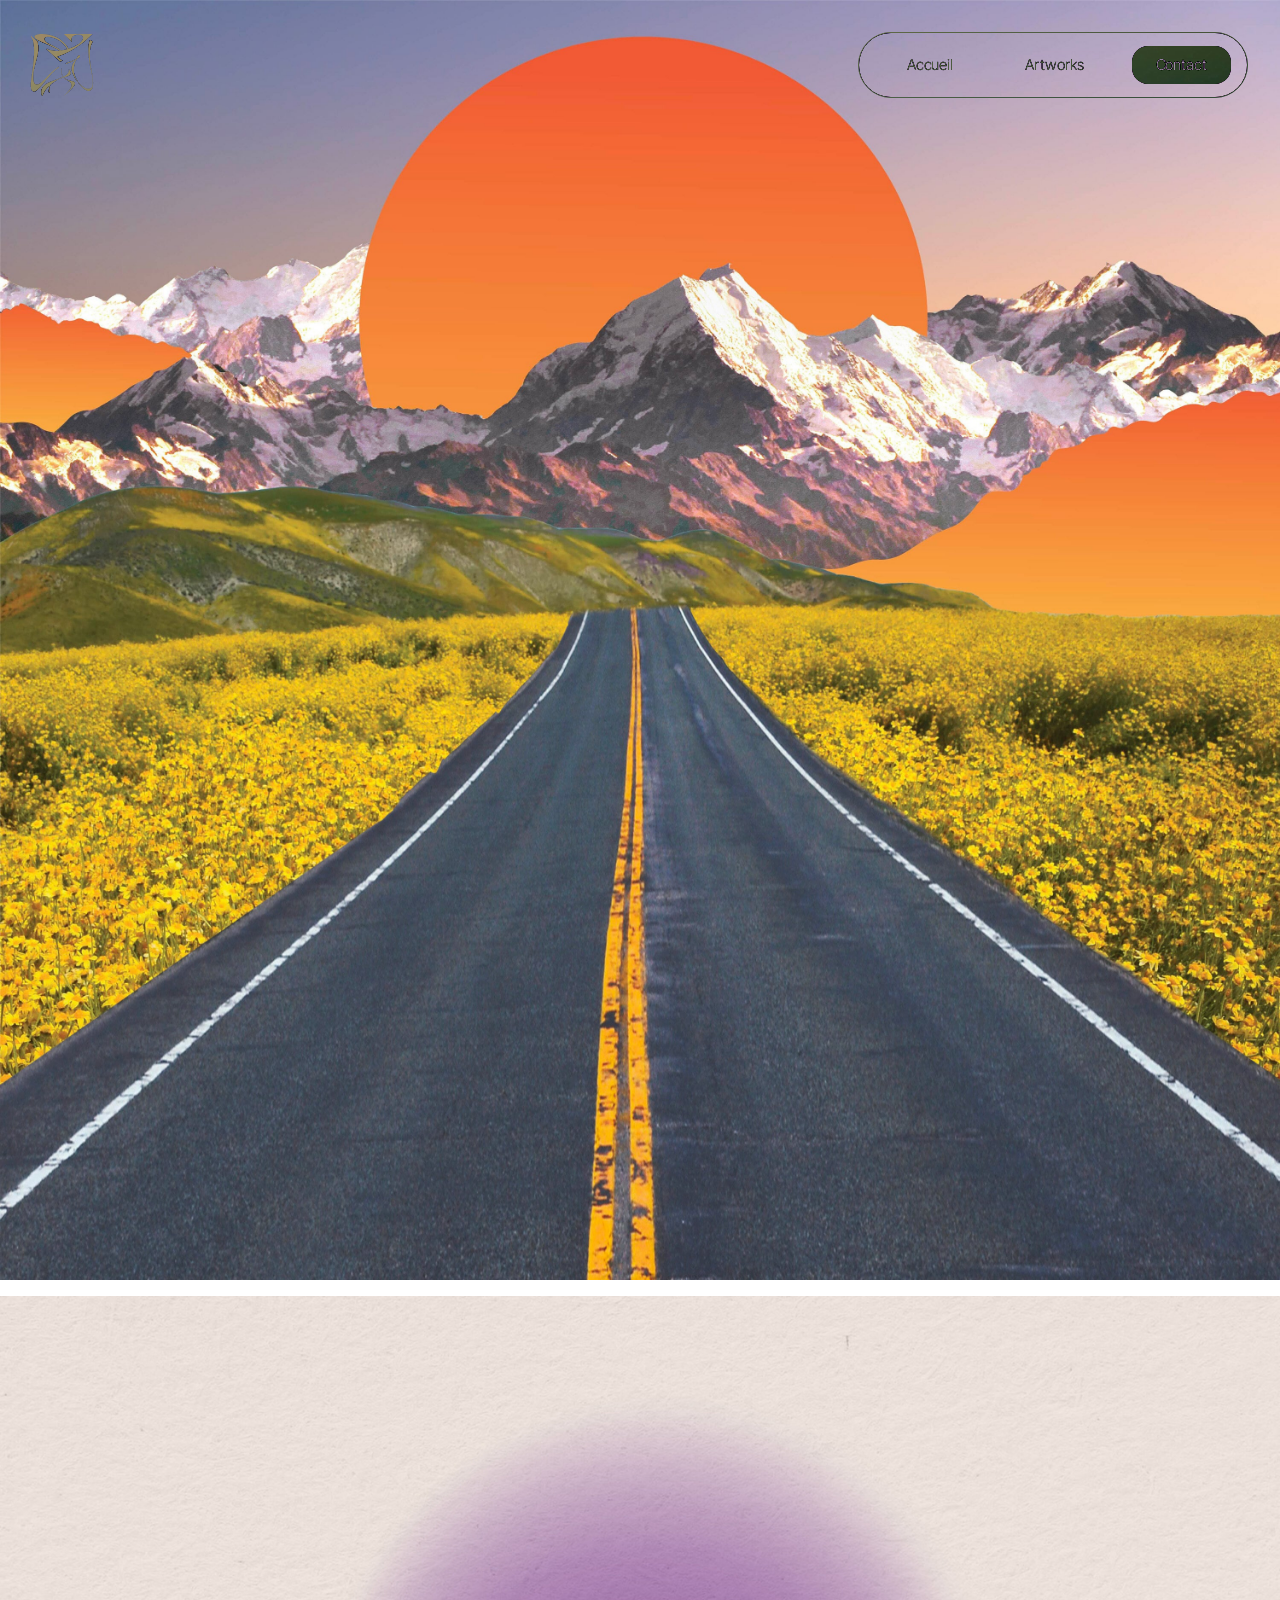
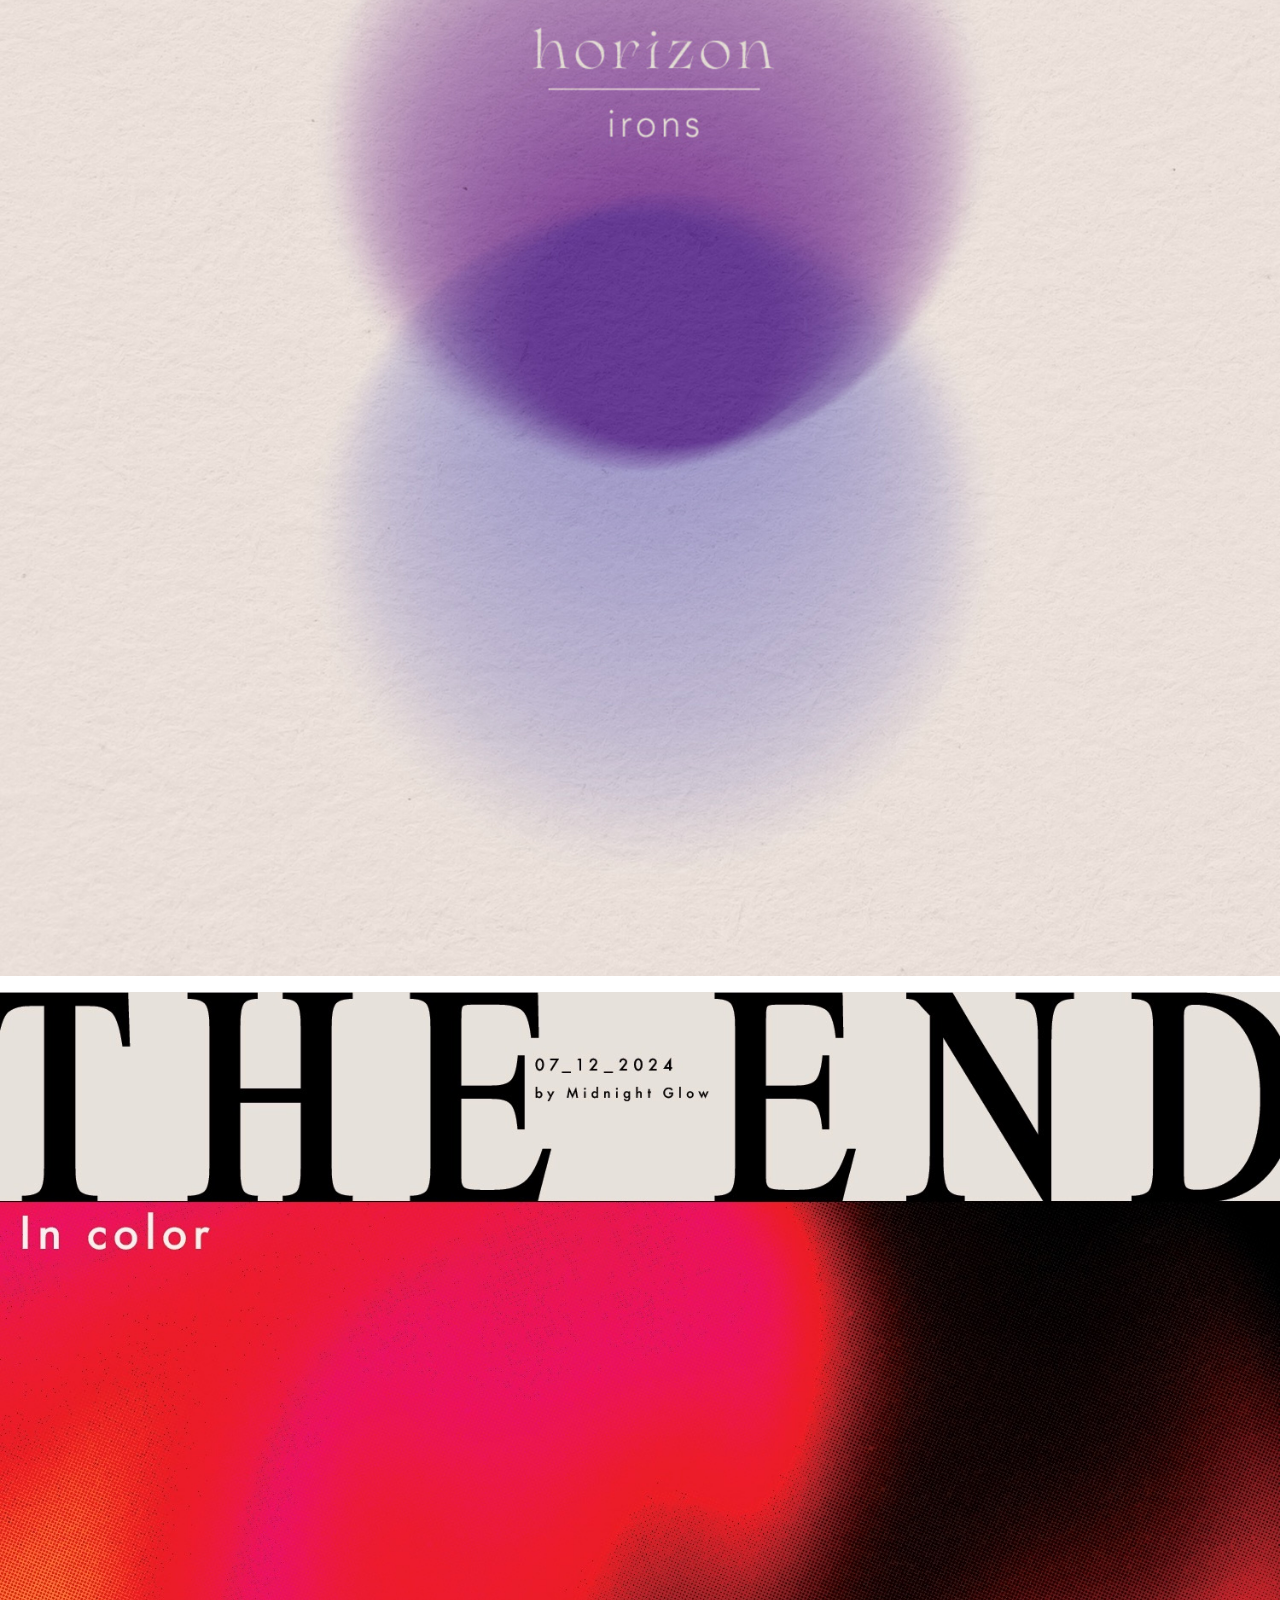
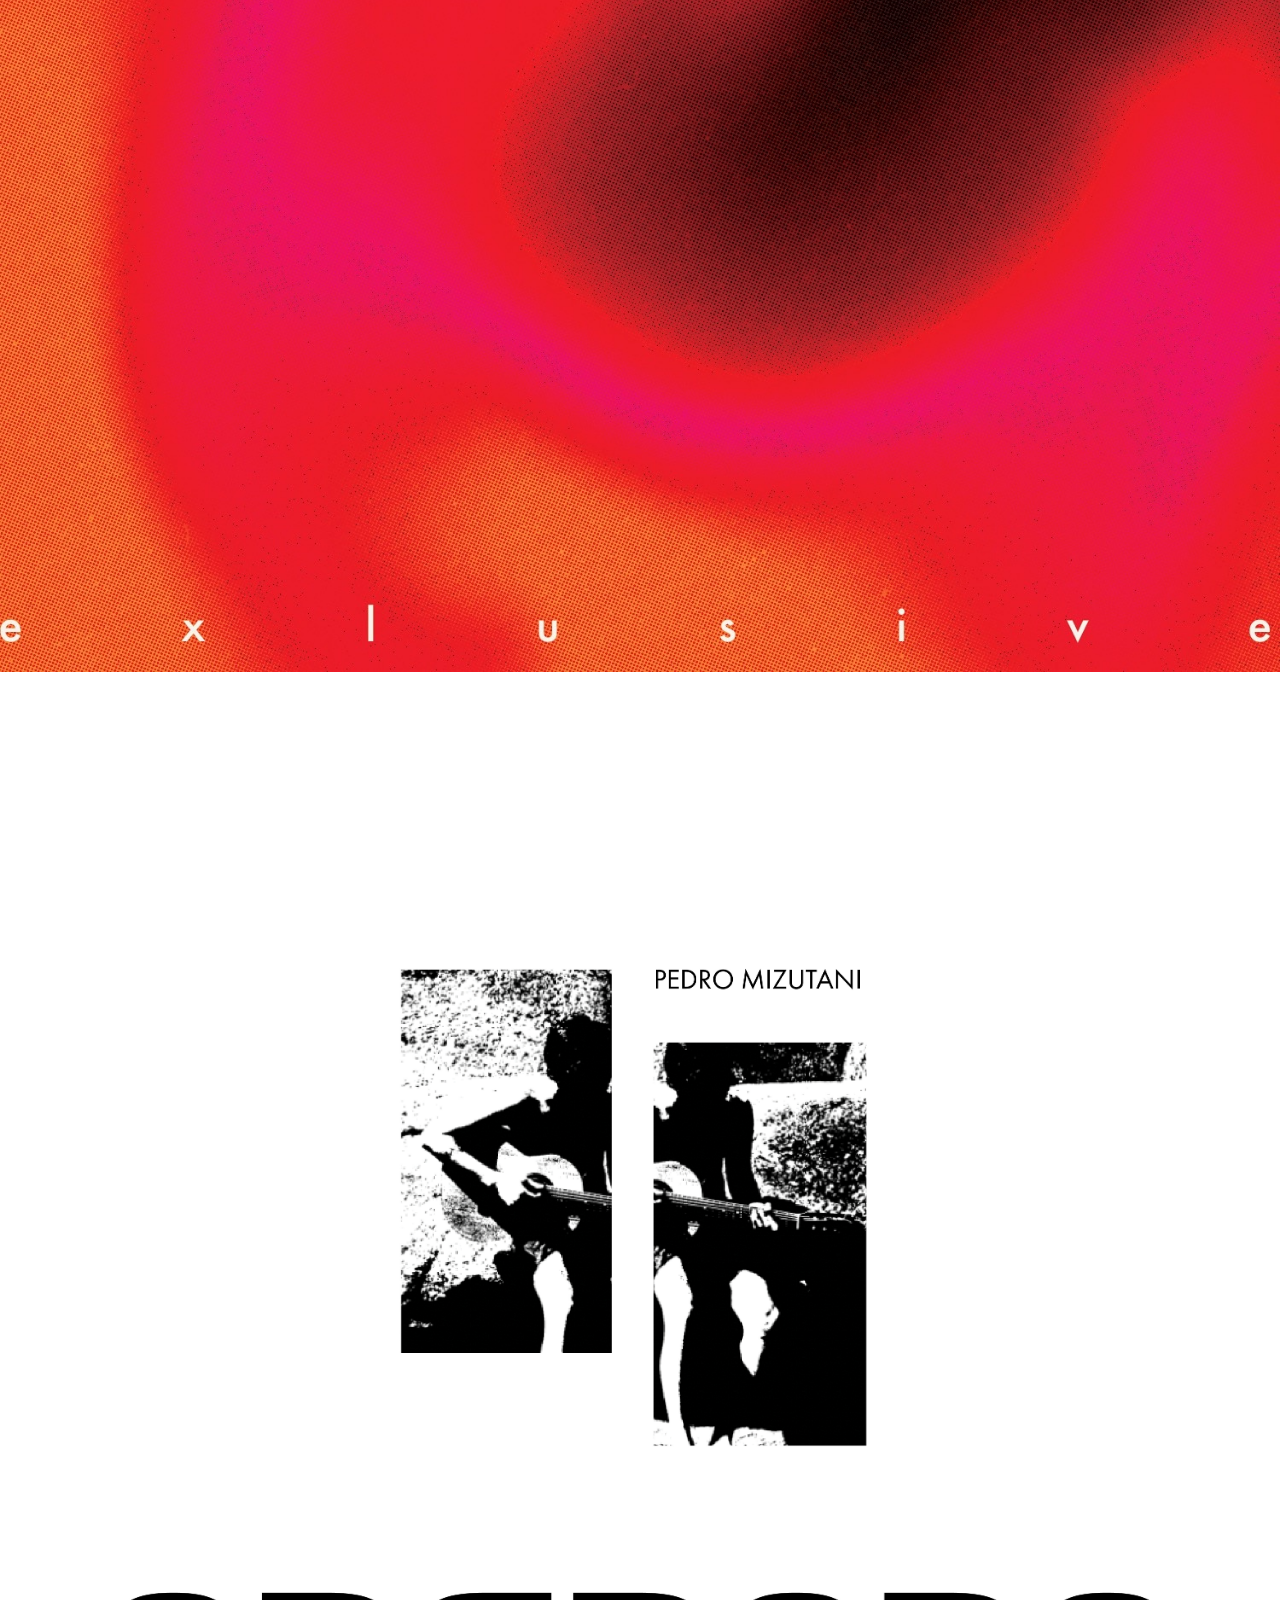
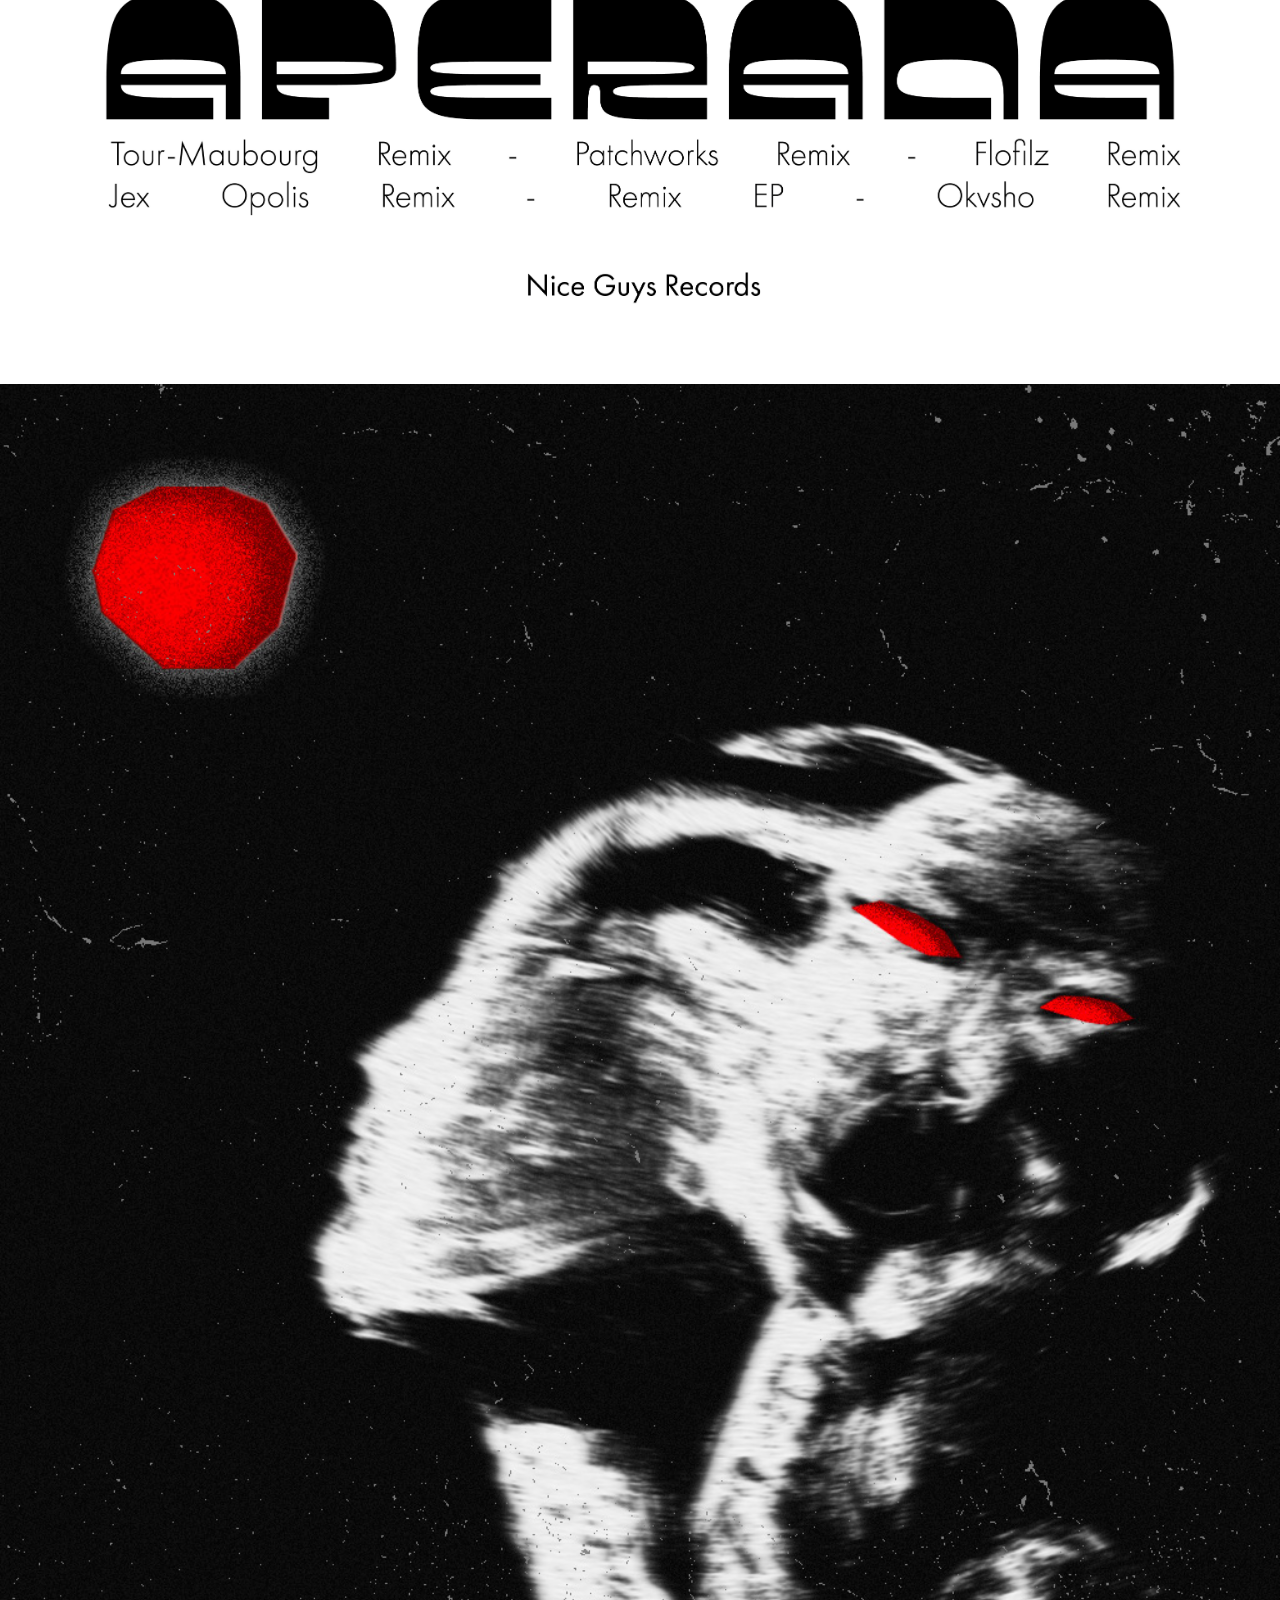
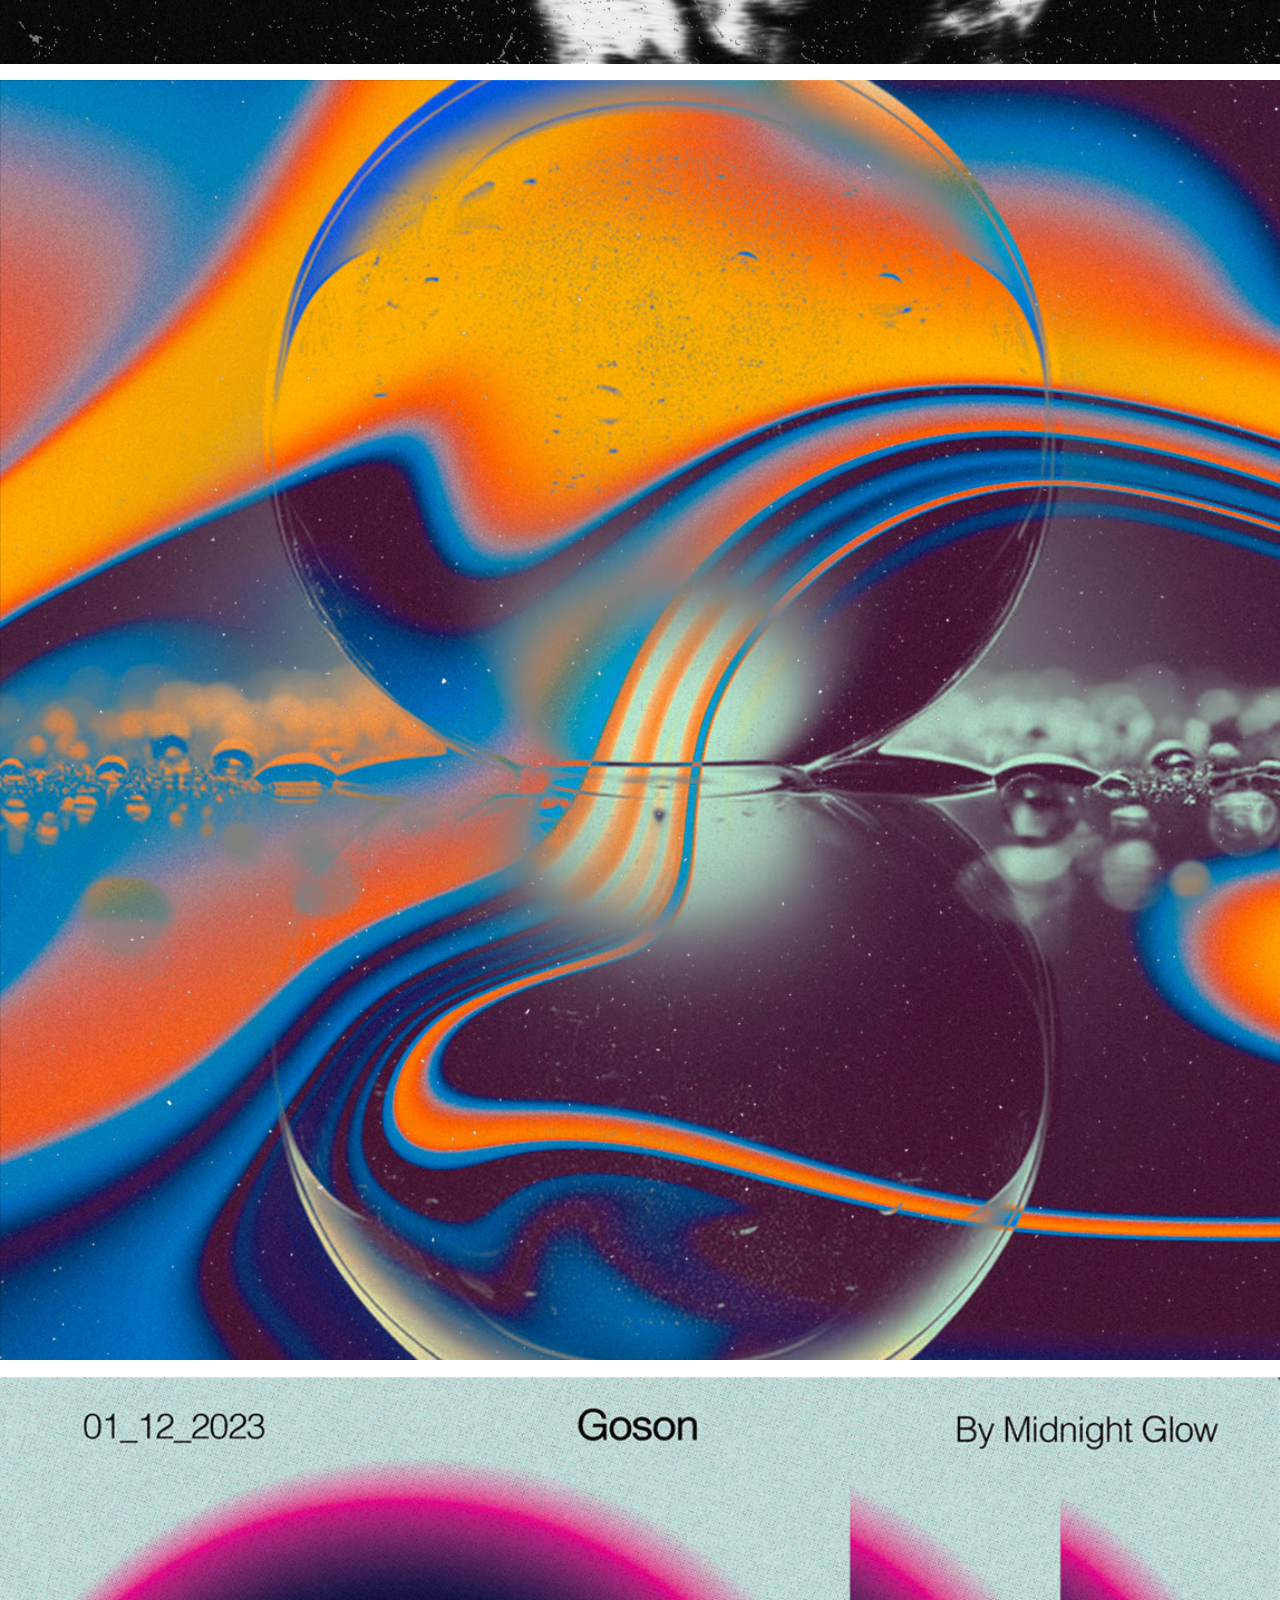
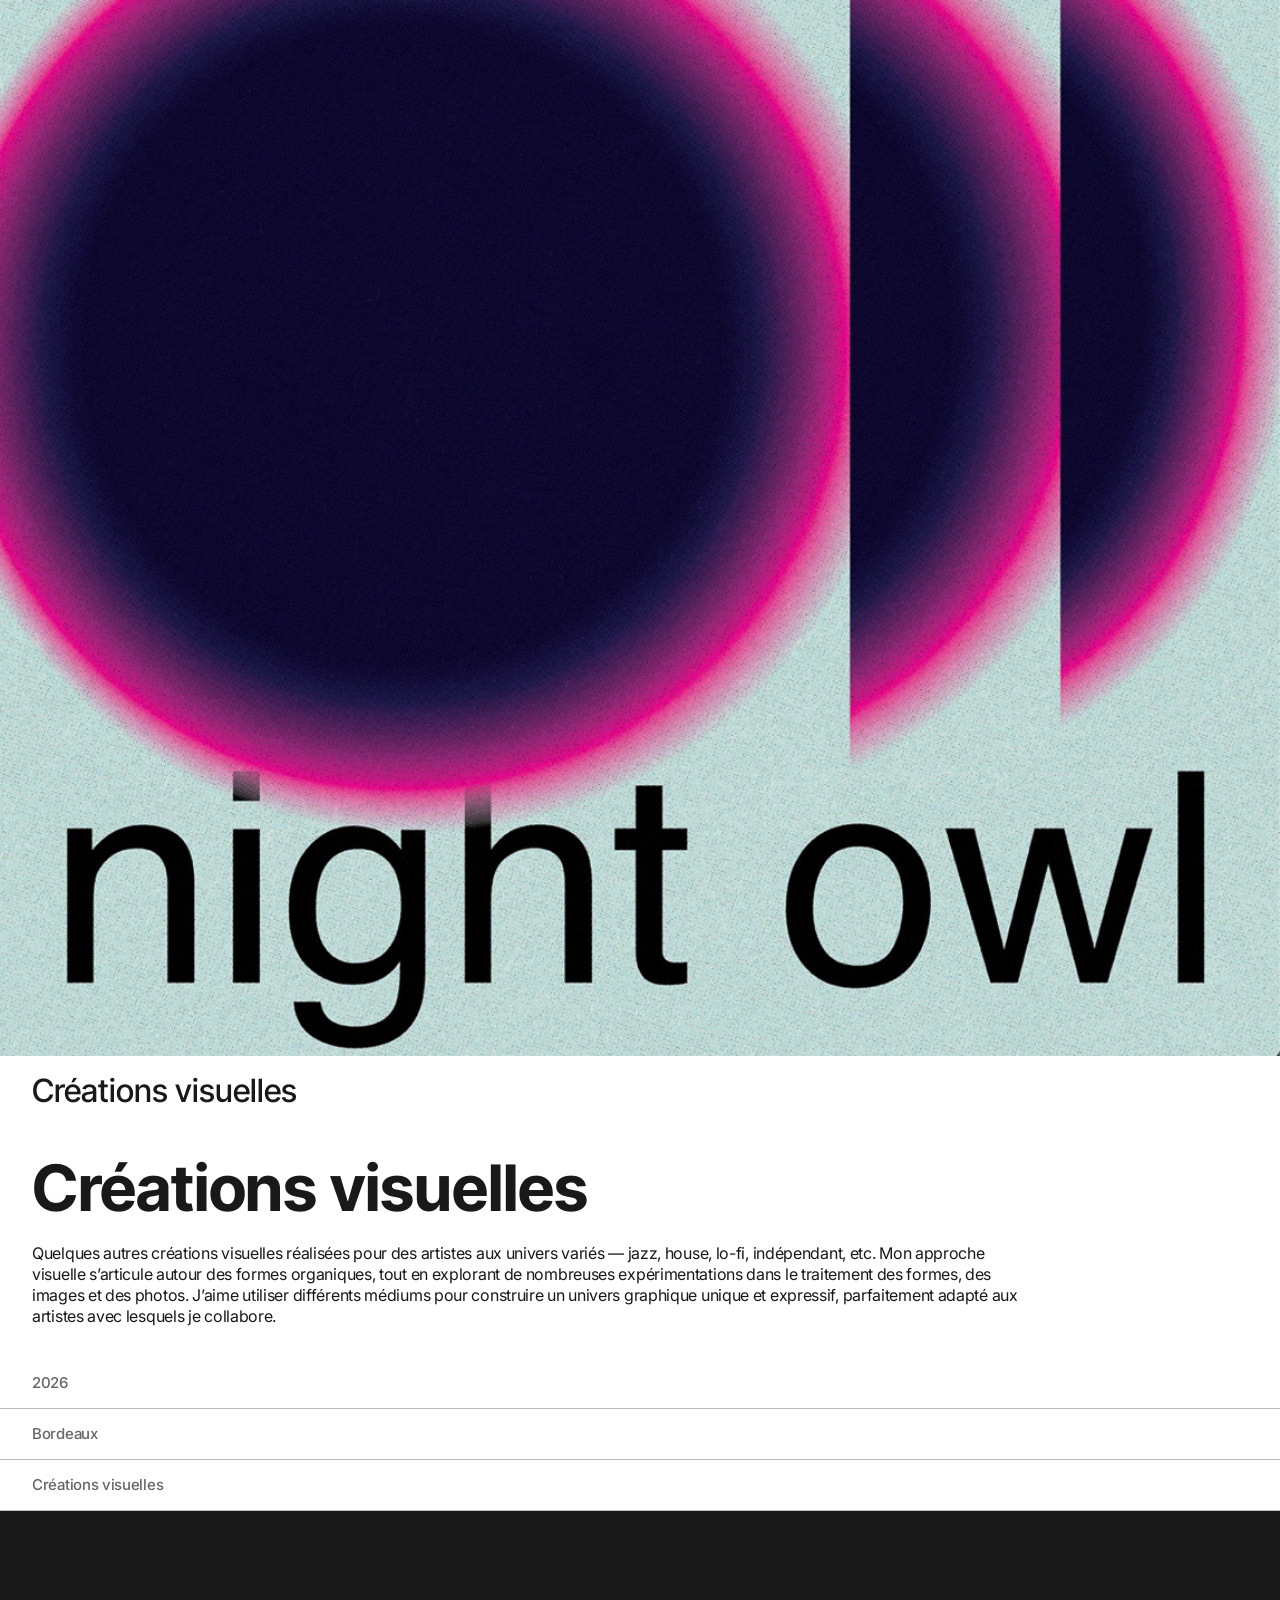
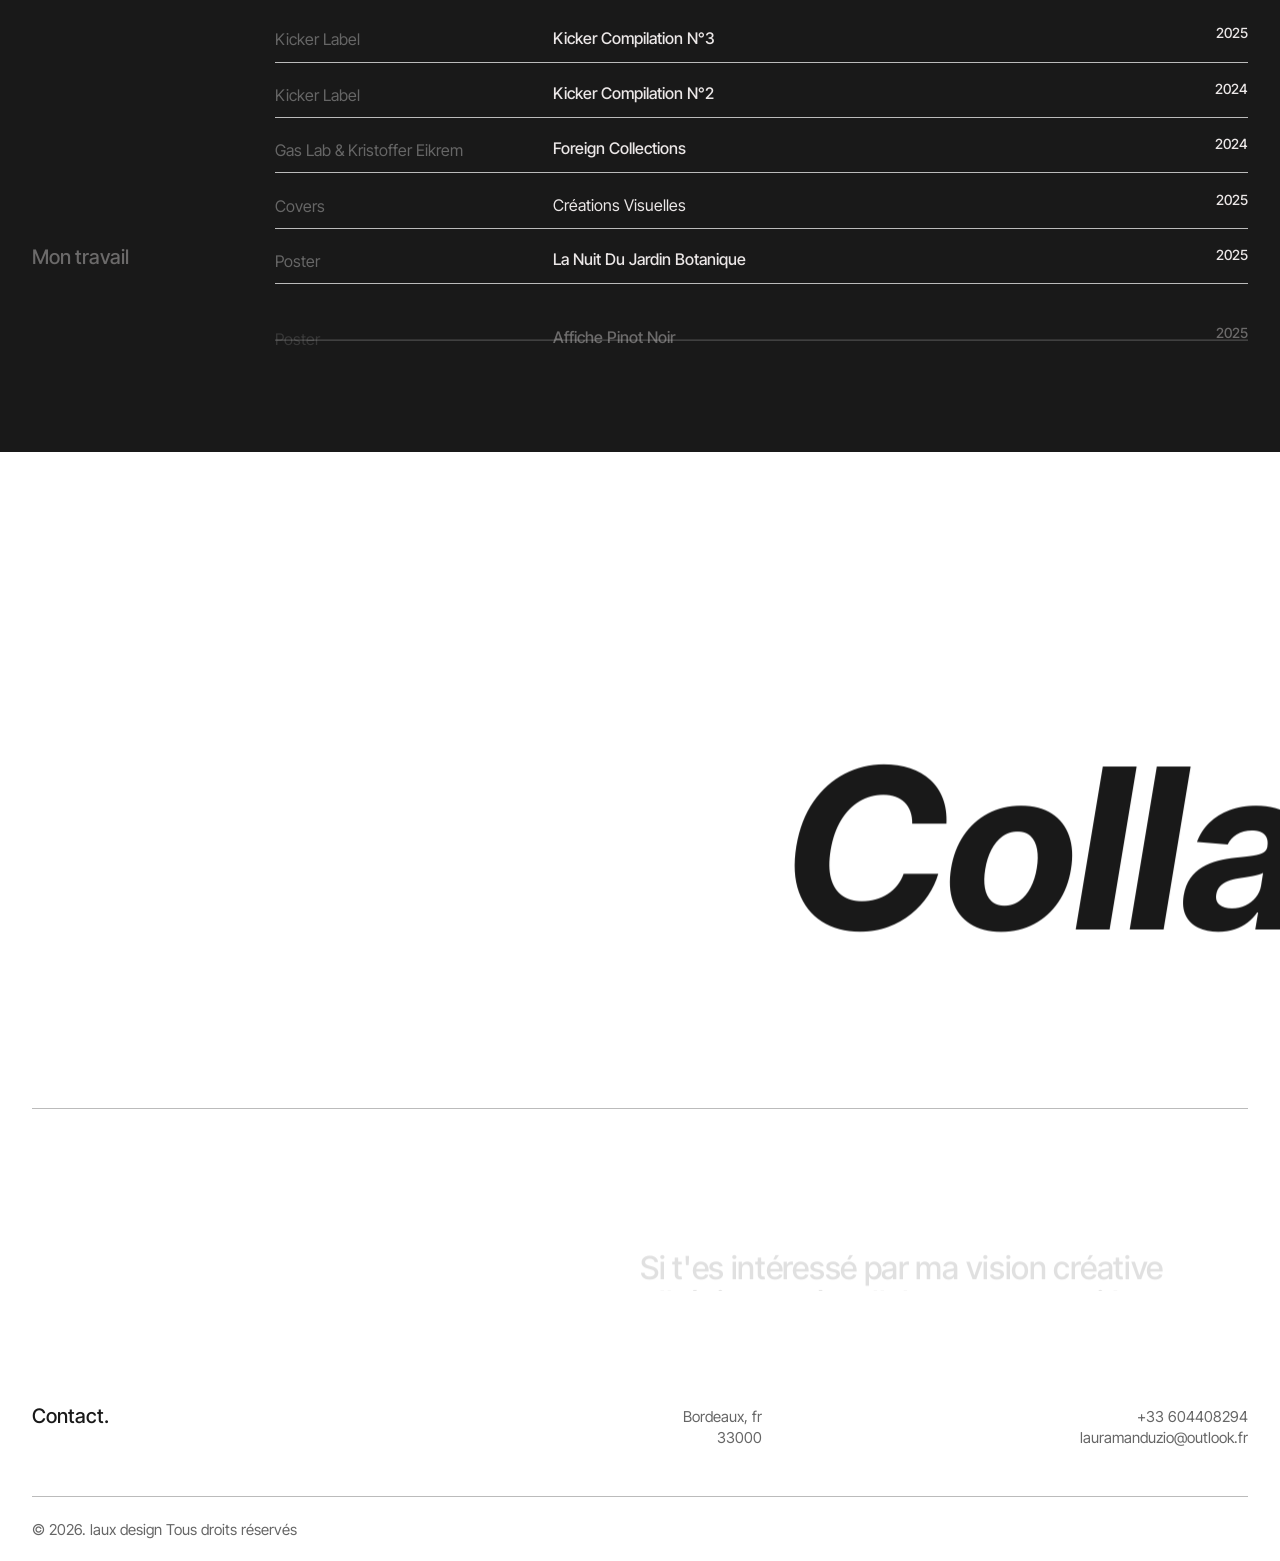
<file: work/creations-visuelles/index.html>
<!DOCTYPE html>
<html data-wf-domain="lauxdesign.art" data-wf-page="6971108cc2e95b160600ca95" data-wf-site="6971108cc2e95b160600ca46" lang="fr" data-wf-collection="6971108cc2e95b160600caac" data-wf-item-slug="creations-visuelles"><head><meta charset="utf-8"/><title>Créations visuelles | Laux Design</title><meta content="Quelques autres créations visuelles réalisées pour des artistes aux univers variés — jazz, house, lo-fi, indépendant, etc. Mon approche visuelle s’articule autour des formes organiques, tout en explorant de nombreuses expérimentations dans le traitement des formes, des images et des photos. J’aime utiliser différents médiums pour construire un univers graphique unique et expressif, parfaitement adapté aux artistes avec lesquels je collabore." name="description"/><meta content="width=device-width, initial-scale=1" name="viewport"/><link href="/css/laux-design.webflow.published.css?v=20260811-6" rel="stylesheet" type="text/css" crossorigin="anonymous"/><link href="https://fonts.googleapis.com" rel="preconnect"/><link href="https://fonts.gstatic.com" rel="preconnect" crossorigin="anonymous"/><script src="/js/webfont.js" type="text/javascript"></script><script type="text/javascript">WebFont.load({  google: {    families: ["Inter:300,400,500,600,700","Inter Tight:300,400,500,600,700"]  }});</script><script type="text/javascript">!function(o,c){var n=c.documentElement,t=" w-mod-";n.className+=t+"js",("ontouchstart"in o||o.DocumentTouch&&c instanceof DocumentTouch)&&(n.className+=t+"touch")}(window,document);</script><link href="/images/cms/69ab76392b1dd4bacb2b6498_favicon-32x32-844334c4.png" rel="shortcut icon" type="image/x-icon"/><link href="/images/cms/69b2300d344198516366875c_favicon-5ae189e2.png" rel="apple-touch-icon"/><link rel="canonical" href="https://lauxdesign.art/work/creations-visuelles/"/><meta name="robots" content="index,follow"/><meta property="og:type" content="website"/><meta property="og:title" content="Créations visuelles | Laux Design"/><meta property="og:description" content="Quelques autres créations visuelles réalisées pour des artistes aux univers variés — jazz, house, lo-fi, indépendant, etc. Mon approche visuelle s’articule autour des formes organiques, tout en explorant de nombreuses expérimentations dans le traitement des formes, des images et des photos. J’aime utiliser différents médiums pour construire un univers graphique unique et expressif, parfaitement adapté aux artistes avec lesquels je collabore."/><meta property="og:url" content="https://lauxdesign.art/work/creations-visuelles/"/><meta property="og:image" content="https://lauxdesign.art/images/cms/69769b766909e3085b1fab63_1963622063343-17fc8e86.jpg"/><meta name="twitter:card" content="summary_large_image"/><meta name="twitter:title" content="Créations visuelles | Laux Design"/><meta name="twitter:description" content="Quelques autres créations visuelles réalisées pour des artistes aux univers variés — jazz, house, lo-fi, indépendant, etc. Mon approche visuelle s’articule autour des formes organiques, tout en explorant de nombreuses expérimentations dans le traitement des formes, des images et des photos. J’aime utiliser différents médiums pour construire un univers graphique unique et expressif, parfaitement adapté aux artistes avec lesquels je collabore."/><meta name="twitter:image" content="https://lauxdesign.art/images/cms/69769b766909e3085b1fab63_1963622063343-17fc8e86.jpg"/></head><body><div class="header-wrapper-copy cms"><img width="70" alt="" src="/images/cms/69713225216290d1fdccf587_logo_blanc_site-503d8b50.svg" loading="lazy" class="image-4"/><a href="/index.html" class="link-block-3 w-inline-block"></a><div class="navigation tabeltte"><div data-w-id="46f9fa17-53d2-2382-75d0-90c4f6ebdbab" class="link-wrap"></div><a href="/index.html" class="navbar-link cta-link accueil-button">Accueil</a><a href="#Mon-travail" class="navbar-link cta-link artwotks-button">Artworks</a><a href="/index.html#A-PROPOS-DE-MOI" class="navbar-link cta-link a-propos-button a-propos">à propos</a><a href="#contact1" class="navbar-link cta-link contatc-button">Contact</a><div data-hover="false" data-delay="0" class="tablette w-dropdown"><div class="dropdown-toggle tableetee fezr w-dropdown-toggle"><div class="icon w-icon-dropdown-toggle"></div><div class="text-block-6">Menu</div></div><nav class="dropdown-list-2 w-dropdown-list"><div class="nav-noise"></div><a href="/index.html" class="dropdown-link-2 w-dropdown-link">Accueil</a><a href="/index.html#work" class="dropdown-link-2 w-dropdown-link">Artworks</a><a href="/index.html#A-PROPOS-DE-MOI" class="dropdown-link-3 w-dropdown-link">À propos</a><a href="#contact1" class="dropdown-link-4 w-dropdown-link">Contact</a></nav></div></div></div><div class="page-wrapper"><div class="header-wrapper-copy"><a href="/index.html" class="link-block-3 w-inline-block"></a></div><section class="work-item"><div class="work-item-container"><div class="collection-list-wrapper w-dyn-list"><div role="list" class="collection-list-5 w-dyn-items"><div role="listitem" class="w-dyn-item w-dyn-repeater-item"><img src="/images/cms/69769b766909e3085b1fab63_1963622063343-17fc8e86.jpg" loading="lazy" width="Auto" height="Auto" alt="" sizes="100vw" class="image-item"/></div><div role="listitem" class="w-dyn-item w-dyn-repeater-item"><img src="/images/cms/69826472e5f30c9aa11dbc0f_HORIZON-c06cc231.jpg" loading="lazy" width="Auto" height="Auto" alt="" sizes="100vw" class="image-item"/></div><div role="listitem" class="w-dyn-item w-dyn-repeater-item"><img src="/images/cms/698264789ef8807f1f0150bf_incolor-2b3b0541.jpg" loading="lazy" width="Auto" height="Auto" alt="" sizes="100vw" class="image-item"/></div><div role="listitem" class="w-dyn-item w-dyn-repeater-item"><img src="/images/cms/698264abb26f30c57a57a745_EP-b59be66b.jpg" loading="lazy" width="Auto" height="Auto" alt="" sizes="100vw" class="image-item"/></div><div role="listitem" class="w-dyn-item w-dyn-repeater-item"><img src="/images/cms/698264b86fa0f44d5debcddd_IS-IT-A-DOG_-1d114063.jpg" loading="lazy" width="Auto" height="Auto" alt="" sizes="100vw" class="image-item"/></div><div role="listitem" class="w-dyn-item w-dyn-repeater-item"><img src="/images/cms/698264bebcaada9fbc280715_Cloudsurfin---Cover-4743c490.jpeg" loading="lazy" width="Auto" height="Auto" alt="" sizes="100vw" class="image-item"/></div><div role="listitem" class="w-dyn-item w-dyn-repeater-item"><img src="/images/cms/69a9b2060c8d15af028f4356_nigt-owl-82446cee.jpg" loading="lazy" width="Auto" height="Auto" alt="" sizes="100vw" class="image-item"/></div></div><div class="w-dyn-hide w-dyn-empty"><div>No items found.</div></div></div><div class="small-introduction">Créations visuelles </div><h1 class="item-title">Créations visuelles</h1><div class="item-description">Quelques autres créations visuelles réalisées pour des artistes aux univers variés — jazz, house, lo-fi, indépendant, etc. Mon approche visuelle s’articule autour des formes organiques, tout en explorant de nombreuses expérimentations dans le traitement des formes, des images et des photos. J’aime utiliser différents médiums pour construire un univers graphique unique et expressif, parfaitement adapté aux artistes avec lesquels je collabore.</div><div class="item-info-wrapper kicker003 kicker-002"><div class="info-details"><div class="details-info">2026</div></div><div class="info-details"><div class="details-info">Bordeaux</div></div><div class="info-details"><div class="details-info">Créations visuelles</div></div></div></div></section><section class="awards-section"><div id="Mon-travail" class="awards-container works"><div data-w-id="acbdbe3f-e494-2c85-7d1c-054c1371dcdc" style="opacity:0;-webkit-transform:translate3d(0, 100%, 0) scale3d(1, 1, 1) rotateX(0) rotateY(0) rotateZ(0) skew(0, 0);-moz-transform:translate3d(0, 100%, 0) scale3d(1, 1, 1) rotateX(0) rotateY(0) rotateZ(0) skew(0, 0);-ms-transform:translate3d(0, 100%, 0) scale3d(1, 1, 1) rotateX(0) rotateY(0) rotateZ(0) skew(0, 0);transform:translate3d(0, 100%, 0) scale3d(1, 1, 1) rotateX(0) rotateY(0) rotateZ(0) skew(0, 0)" class="heading-wrap shrink"><div class="section-heading padding title-works">Mon travail</div></div><div class="awards-wrapper"><div class="awards-block"><div data-w-id="acbdbe3f-e494-2c85-7d1c-054c1371dce1" style="opacity:0;-webkit-transform:translate3d(0, 100%, 0) scale3d(1, 1, 1) rotateX(0) rotateY(0) rotateZ(0) skew(0, 0);-moz-transform:translate3d(0, 100%, 0) scale3d(1, 1, 1) rotateX(0) rotateY(0) rotateZ(0) skew(0, 0);-ms-transform:translate3d(0, 100%, 0) scale3d(1, 1, 1) rotateX(0) rotateY(0) rotateZ(0) skew(0, 0);transform:translate3d(0, 100%, 0) scale3d(1, 1, 1) rotateX(0) rotateY(0) rotateZ(0) skew(0, 0)" class="awards-content"><div class="category-wrap"><div class="awards-category">Kicker Label</div></div><div id="w-node-acbdbe3f-e494-2c85-7d1c-054c1371dce5-0600ca95" class="award-name-wrap"><a href="/work/kicker-compilation-003/index.html" class="awards-name name-works">Kicker Compilation N°3</a></div><div id="w-node-acbdbe3f-e494-2c85-7d1c-054c1371dce8-0600ca95" class="year-wrap"><div class="awards-year ann-e">2025</div></div></div><div data-w-id="acbdbe3f-e494-2c85-7d1c-054c1371dceb" style="opacity:0;-webkit-transform:translate3d(0, 100%, 0) scale3d(1, 1, 1) rotateX(0) rotateY(0) rotateZ(0) skew(0, 0);-moz-transform:translate3d(0, 100%, 0) scale3d(1, 1, 1) rotateX(0) rotateY(0) rotateZ(0) skew(0, 0);-ms-transform:translate3d(0, 100%, 0) scale3d(1, 1, 1) rotateX(0) rotateY(0) rotateZ(0) skew(0, 0);transform:translate3d(0, 100%, 0) scale3d(1, 1, 1) rotateX(0) rotateY(0) rotateZ(0) skew(0, 0)" class="block-divider _100"></div><div data-w-id="acbdbe3f-e494-2c85-7d1c-054c1371dcec" style="opacity:0;-webkit-transform:translate3d(0, 100%, 0) scale3d(1, 1, 1) rotateX(0) rotateY(0) rotateZ(0) skew(0, 0);-moz-transform:translate3d(0, 100%, 0) scale3d(1, 1, 1) rotateX(0) rotateY(0) rotateZ(0) skew(0, 0);-ms-transform:translate3d(0, 100%, 0) scale3d(1, 1, 1) rotateX(0) rotateY(0) rotateZ(0) skew(0, 0);transform:translate3d(0, 100%, 0) scale3d(1, 1, 1) rotateX(0) rotateY(0) rotateZ(0) skew(0, 0)" class="awards-content"><div id="w-node-acbdbe3f-e494-2c85-7d1c-054c1371dced-0600ca95" class="category-wrap"><div class="awards-category">Kicker Label</div></div><div id="w-node-acbdbe3f-e494-2c85-7d1c-054c1371dcf0-0600ca95" class="award-name-wrap"><a href="/work/kicker-compilation-002/index.html" class="awards-name name-works">Kicker Compilation N°2</a></div><div id="w-node-acbdbe3f-e494-2c85-7d1c-054c1371dcf3-0600ca95" class="year-wrap"><div class="awards-year ann-e">2024</div></div></div><div data-w-id="acbdbe3f-e494-2c85-7d1c-054c1371dcf6" style="opacity:0;-webkit-transform:translate3d(0, 100%, 0) scale3d(1, 1, 1) rotateX(0) rotateY(0) rotateZ(0) skew(0, 0);-moz-transform:translate3d(0, 100%, 0) scale3d(1, 1, 1) rotateX(0) rotateY(0) rotateZ(0) skew(0, 0);-ms-transform:translate3d(0, 100%, 0) scale3d(1, 1, 1) rotateX(0) rotateY(0) rotateZ(0) skew(0, 0);transform:translate3d(0, 100%, 0) scale3d(1, 1, 1) rotateX(0) rotateY(0) rotateZ(0) skew(0, 0)" class="block-divider _100"></div><div data-w-id="acbdbe3f-e494-2c85-7d1c-054c1371dcf7" style="opacity:0;-webkit-transform:translate3d(0, 100%, 0) scale3d(1, 1, 1) rotateX(0) rotateY(0) rotateZ(0) skew(0, 0);-moz-transform:translate3d(0, 100%, 0) scale3d(1, 1, 1) rotateX(0) rotateY(0) rotateZ(0) skew(0, 0);-ms-transform:translate3d(0, 100%, 0) scale3d(1, 1, 1) rotateX(0) rotateY(0) rotateZ(0) skew(0, 0);transform:translate3d(0, 100%, 0) scale3d(1, 1, 1) rotateX(0) rotateY(0) rotateZ(0) skew(0, 0)" class="awards-content"><div class="awards-category">Gas Lab &amp; Kristoffer Eikrem</div><a href="/work/foreign-collections-/index.html" class="awards-name name-works">Foreign Collections</a><div id="w-node-acbdbe3f-e494-2c85-7d1c-054c1371dcfc-0600ca95" class="awards-year ann-e">2024</div></div><div data-w-id="acbdbe3f-e494-2c85-7d1c-054c1371dcfe" style="opacity:0;-webkit-transform:translate3d(0, 100%, 0) scale3d(1, 1, 1) rotateX(0) rotateY(0) rotateZ(0) skew(0, 0);-moz-transform:translate3d(0, 100%, 0) scale3d(1, 1, 1) rotateX(0) rotateY(0) rotateZ(0) skew(0, 0);-ms-transform:translate3d(0, 100%, 0) scale3d(1, 1, 1) rotateX(0) rotateY(0) rotateZ(0) skew(0, 0);transform:translate3d(0, 100%, 0) scale3d(1, 1, 1) rotateX(0) rotateY(0) rotateZ(0) skew(0, 0)" class="block-divider _100"></div><div data-w-id="acbdbe3f-e494-2c85-7d1c-054c1371dcff" style="opacity:0;-webkit-transform:translate3d(0, 100%, 0) scale3d(1, 1, 1) rotateX(0) rotateY(0) rotateZ(0) skew(0, 0);-moz-transform:translate3d(0, 100%, 0) scale3d(1, 1, 1) rotateX(0) rotateY(0) rotateZ(0) skew(0, 0);-ms-transform:translate3d(0, 100%, 0) scale3d(1, 1, 1) rotateX(0) rotateY(0) rotateZ(0) skew(0, 0);transform:translate3d(0, 100%, 0) scale3d(1, 1, 1) rotateX(0) rotateY(0) rotateZ(0) skew(0, 0)" class="awards-content"><div class="awards-category">Covers</div><a href="/work/creations-visuelles/index.html" class="awards-name name-works">Créations visuelles</a><div id="w-node-acbdbe3f-e494-2c85-7d1c-054c1371dd04-0600ca95" class="awards-year ann-e">2025</div></div><div data-w-id="acbdbe3f-e494-2c85-7d1c-054c1371dd06" style="opacity:0;-webkit-transform:translate3d(0, 100%, 0) scale3d(1, 1, 1) rotateX(0) rotateY(0) rotateZ(0) skew(0, 0);-moz-transform:translate3d(0, 100%, 0) scale3d(1, 1, 1) rotateX(0) rotateY(0) rotateZ(0) skew(0, 0);-ms-transform:translate3d(0, 100%, 0) scale3d(1, 1, 1) rotateX(0) rotateY(0) rotateZ(0) skew(0, 0);transform:translate3d(0, 100%, 0) scale3d(1, 1, 1) rotateX(0) rotateY(0) rotateZ(0) skew(0, 0)" class="block-divider _100"></div><div data-w-id="acbdbe3f-e494-2c85-7d1c-054c1371dd07" style="opacity:0;-webkit-transform:translate3d(0, 100%, 0) scale3d(1, 1, 1) rotateX(0) rotateY(0) rotateZ(0) skew(0, 0);-moz-transform:translate3d(0, 100%, 0) scale3d(1, 1, 1) rotateX(0) rotateY(0) rotateZ(0) skew(0, 0);-ms-transform:translate3d(0, 100%, 0) scale3d(1, 1, 1) rotateX(0) rotateY(0) rotateZ(0) skew(0, 0);transform:translate3d(0, 100%, 0) scale3d(1, 1, 1) rotateX(0) rotateY(0) rotateZ(0) skew(0, 0)" class="awards-content"><div class="awards-category">Poster</div><a href="/work/affiche-botanique/index.html" class="awards-name name-works">La nuit du Jardin Botanique</a><div id="w-node-acbdbe3f-e494-2c85-7d1c-054c1371dd0c-0600ca95" class="awards-year ann-e">2025</div></div><div data-w-id="5866b95c-c823-9c3c-b89d-36f2371d24bd" style="opacity:0;-webkit-transform:translate3d(0, 100%, 0) scale3d(1, 1, 1) rotateX(0) rotateY(0) rotateZ(0) skew(0, 0);-moz-transform:translate3d(0, 100%, 0) scale3d(1, 1, 1) rotateX(0) rotateY(0) rotateZ(0) skew(0, 0);-ms-transform:translate3d(0, 100%, 0) scale3d(1, 1, 1) rotateX(0) rotateY(0) rotateZ(0) skew(0, 0);transform:translate3d(0, 100%, 0) scale3d(1, 1, 1) rotateX(0) rotateY(0) rotateZ(0) skew(0, 0)" class="block-divider _100"></div><div data-w-id="2a8ab426-2637-2113-e89c-248d50eaa5da" style="opacity:0;-webkit-transform:translate3d(0, 100%, 0) scale3d(1, 1, 1) rotateX(0) rotateY(0) rotateZ(0) skew(0, 0);-moz-transform:translate3d(0, 100%, 0) scale3d(1, 1, 1) rotateX(0) rotateY(0) rotateZ(0) skew(0, 0);-ms-transform:translate3d(0, 100%, 0) scale3d(1, 1, 1) rotateX(0) rotateY(0) rotateZ(0) skew(0, 0);transform:translate3d(0, 100%, 0) scale3d(1, 1, 1) rotateX(0) rotateY(0) rotateZ(0) skew(0, 0)" class="awards-content"><div class="awards-category">Poster</div><a href="/work/affiche-pinot-noir/index.html" class="awards-name name-works">Affiche Pinot Noir</a><div id="w-node-_2a8ab426-2637-2113-e89c-248d50eaa5df-0600ca95" class="awards-year ann-e">2025</div></div><div data-w-id="acbdbe3f-e494-2c85-7d1c-054c1371dd0e" style="opacity:0;-webkit-transform:translate3d(0, 100%, 0) scale3d(1, 1, 1) rotateX(0) rotateY(0) rotateZ(0) skew(0, 0);-moz-transform:translate3d(0, 100%, 0) scale3d(1, 1, 1) rotateX(0) rotateY(0) rotateZ(0) skew(0, 0);-ms-transform:translate3d(0, 100%, 0) scale3d(1, 1, 1) rotateX(0) rotateY(0) rotateZ(0) skew(0, 0);transform:translate3d(0, 100%, 0) scale3d(1, 1, 1) rotateX(0) rotateY(0) rotateZ(0) skew(0, 0)" class="block-divider _100"></div></div></div></div></section><section id="contact" class="cta-section"><div class="cta-container"><div data-w-id="351e5c61-3a4d-5fed-9eb3-2098f4b6c527" class="cta-heading">Let’s </div><div data-w-id="351e5c61-3a4d-5fed-9eb3-2098f4b6c52a" class="cta-heading">Collaborate</div><div class="divider-h-100"></div><div data-w-id="351e5c61-3a4d-5fed-9eb3-2098f4b6c52c" class="colaborate-p dark">Si t&#x27;es intéressé par ma vision créative n&#x27;hésite pas à collaborer avec moi !</div></div></section><section id="contact" class="contact-section"><div id="contact1" class="contact-container"><div class="heading-wrap shrink"><div class="section-heading padding">Contact.</div></div><div class="contact-wrapper"><div class="contact-block"><div class="contact-info"><div class="contact-detail">Bordeaux, fr <br/>33000</div></div><div id="w-node-_56c98b5d-cf7a-afb0-707c-98e510b4fd21-10b4fd13" class="contact-info"><div class="contact-detail">+33 604408294</div><div class="contact-detail">lauramanduzio@outlook.fr</div></div><div class="contact-info"></div></div><div class="block-divider _100"></div></div></div></section><section class="footer-section"><div class="footer-container"><div class="copyright"><div class="copyright-text">© 2026. laux design Tous droits réservés</div></div><div class="utility-pages"></div></div></section></div><script src="/js/jquery-3.5.1.min.js" type="text/javascript" crossorigin="anonymous"></script><script src="/js/webflow.schunk.36b8fb49256177c8.js" type="text/javascript" crossorigin="anonymous"></script><script src="/js/webflow.schunk.4cb90a01504be4e5.js" type="text/javascript" crossorigin="anonymous"></script><script src="/js/webflow.d8a4d773.fa2ee7edd6c17b12.js" type="text/javascript" crossorigin="anonymous"></script><script src="/js/responsive-cta.js?v=20260811" type="text/javascript"></script></body></html>
</file>
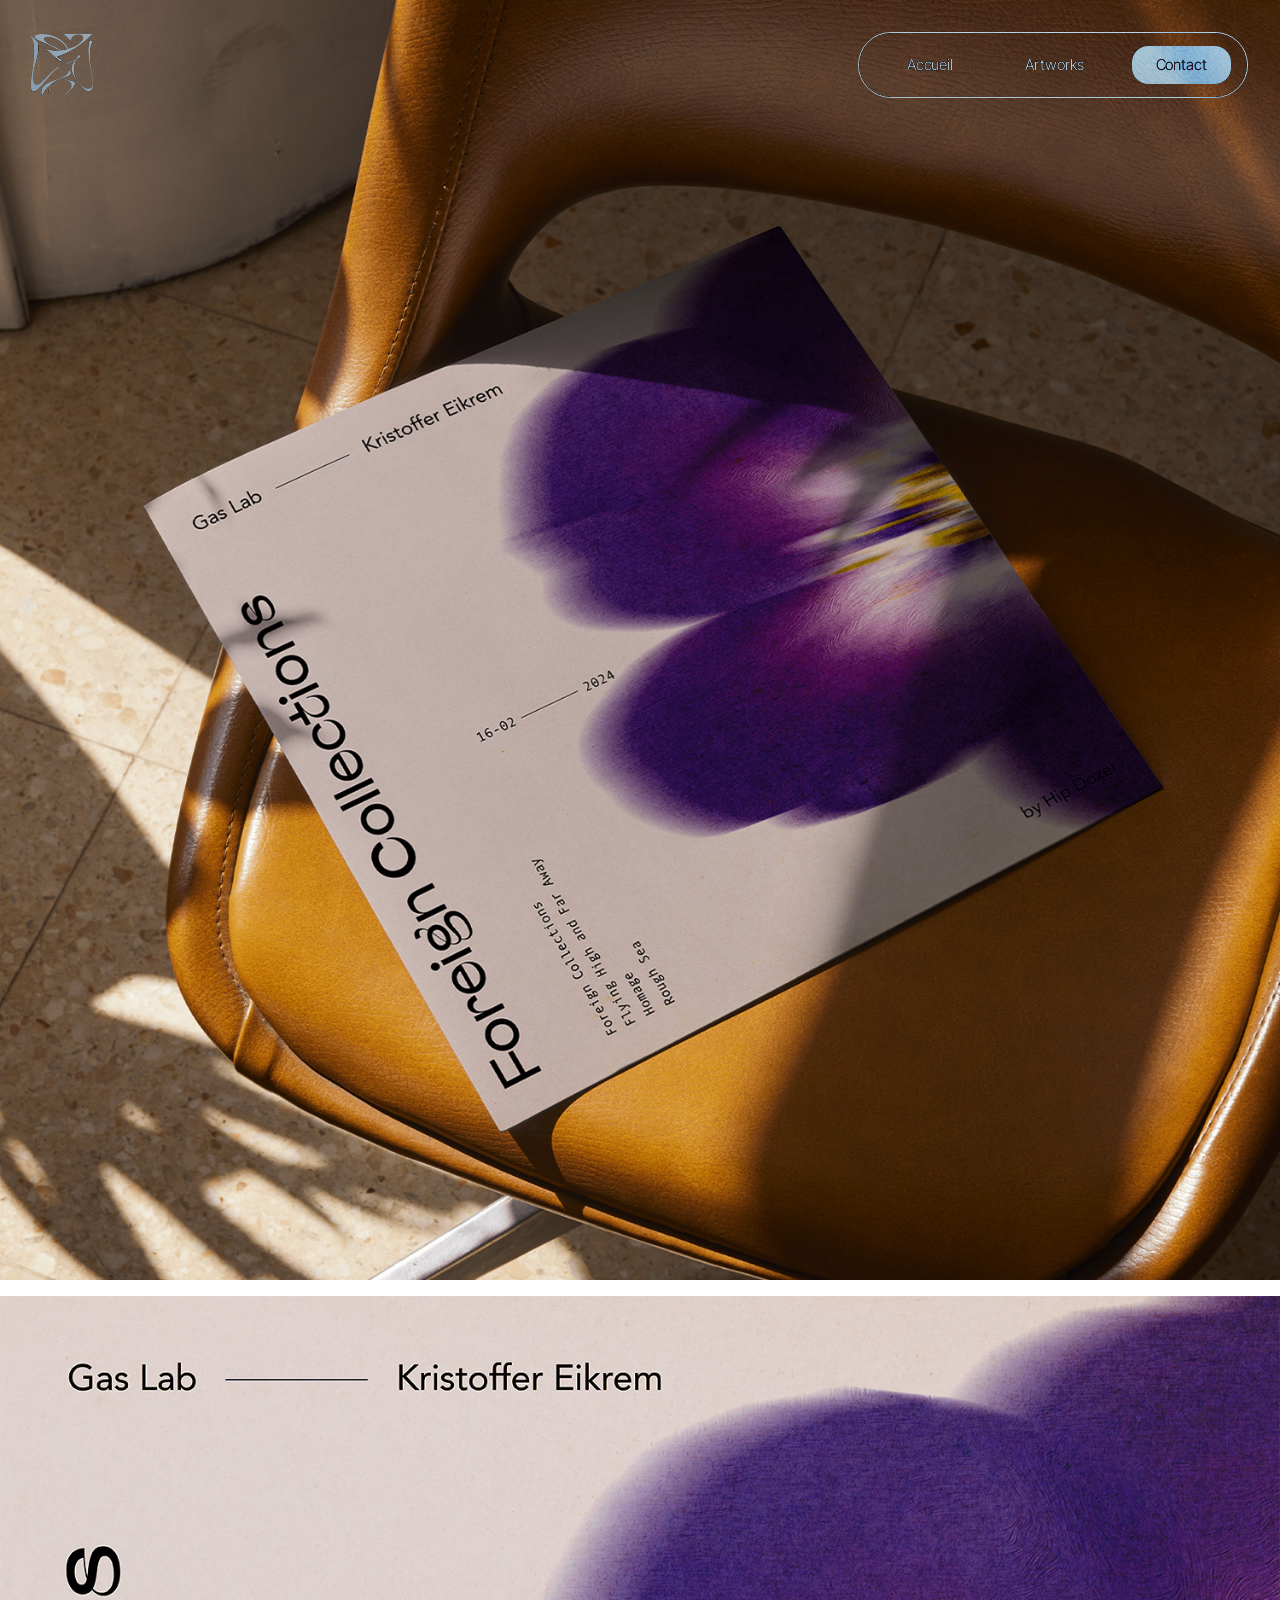
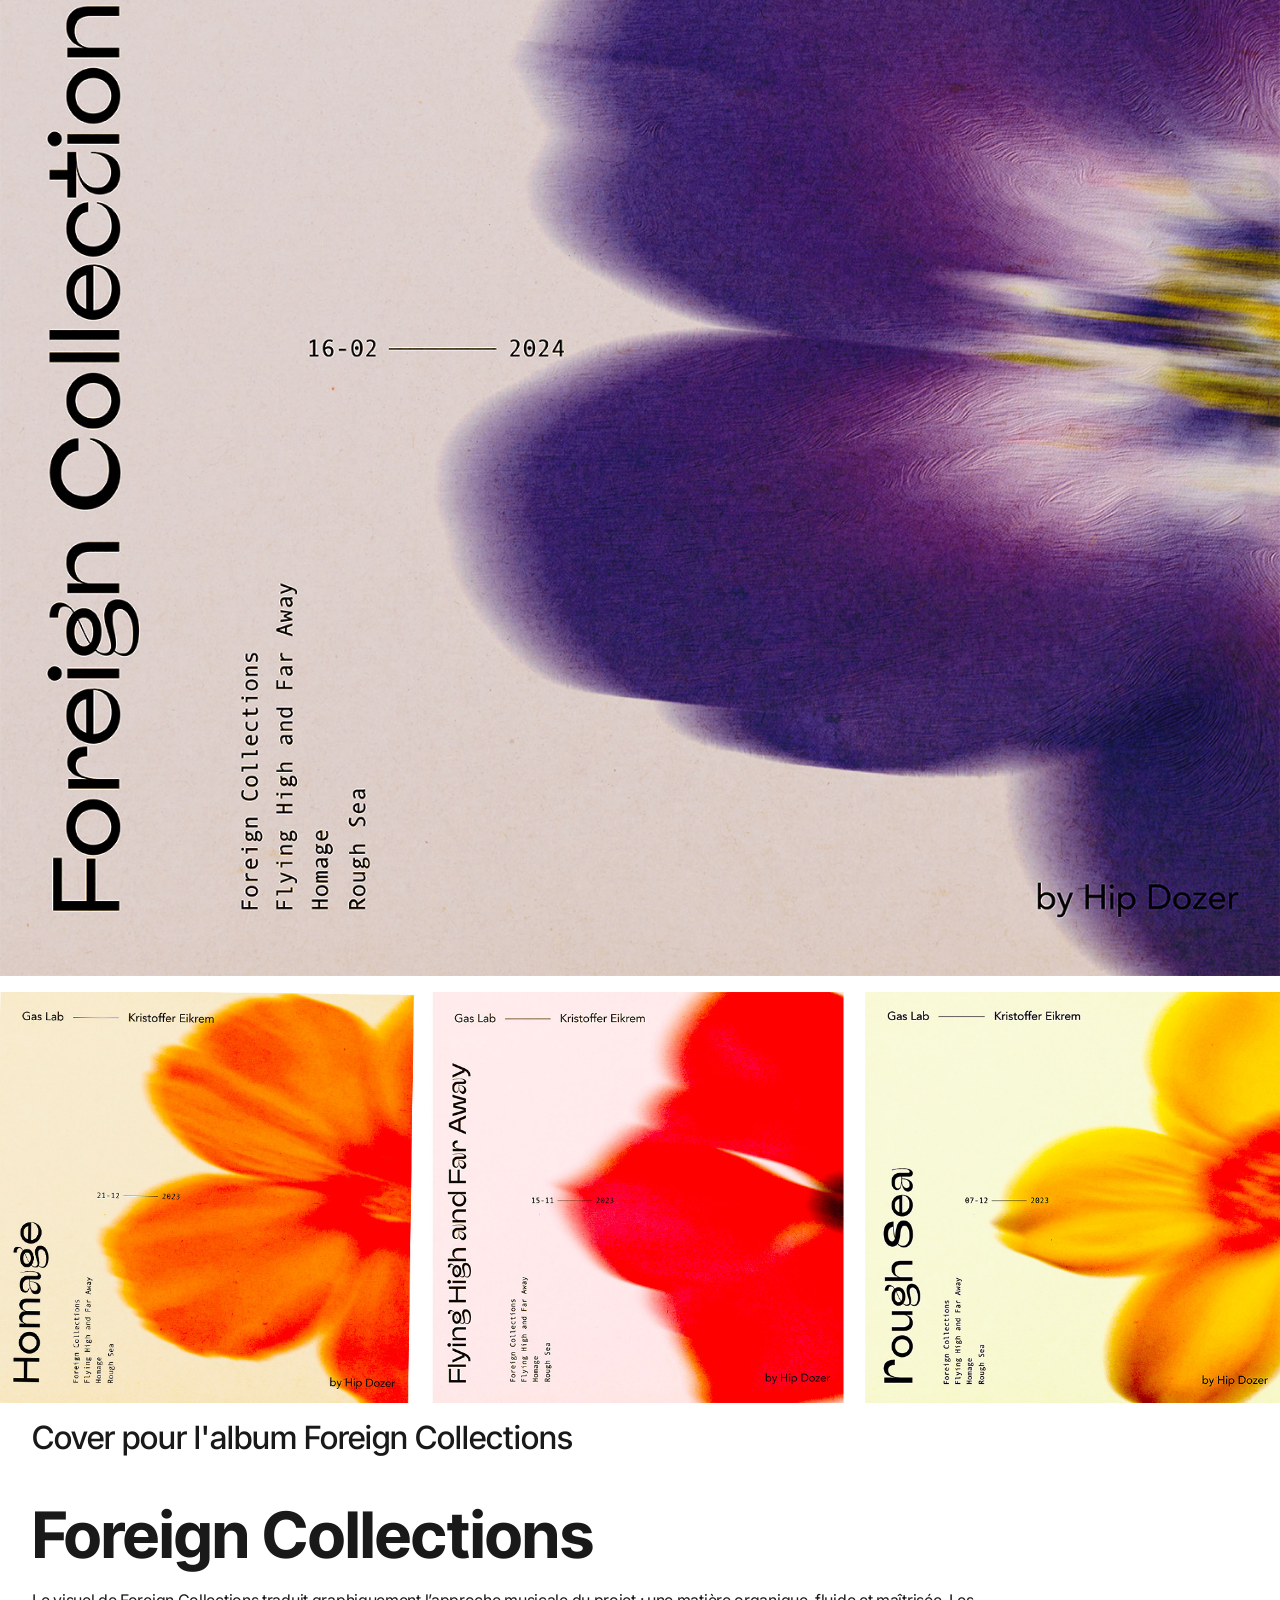
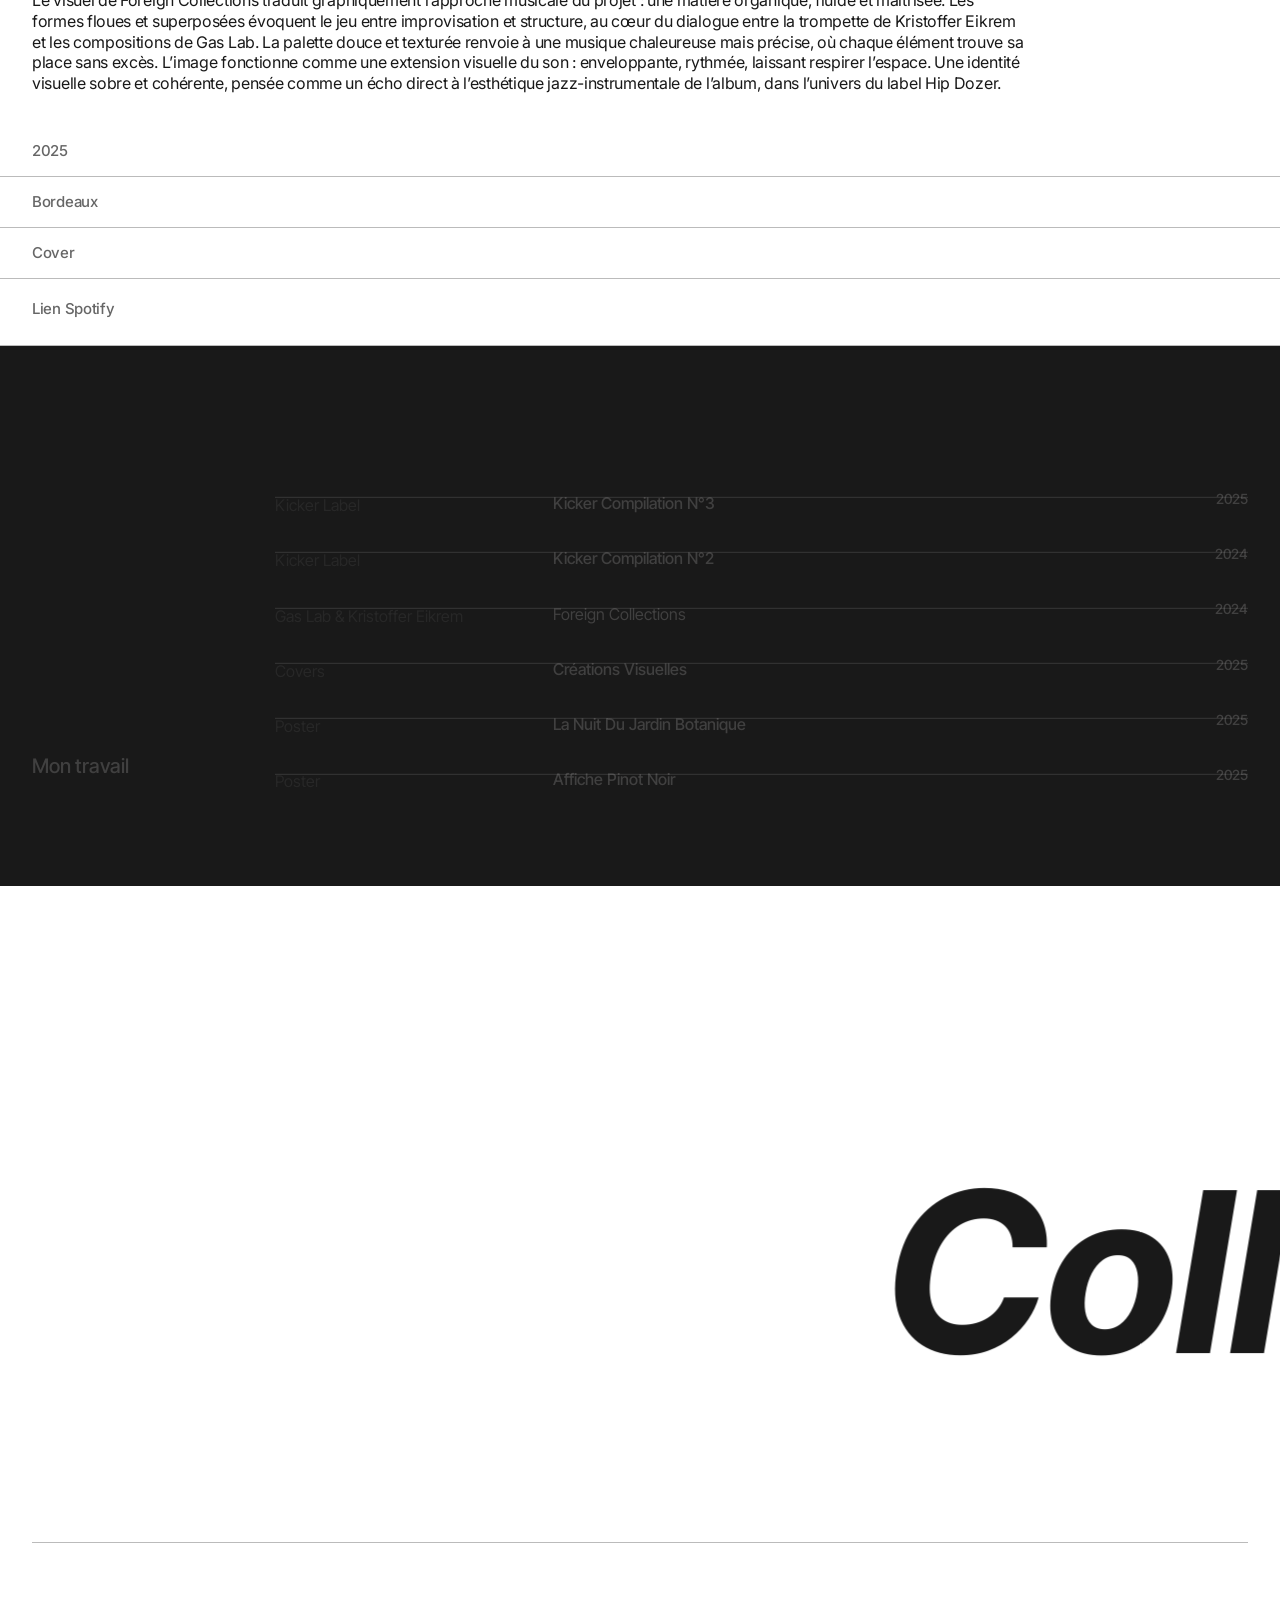
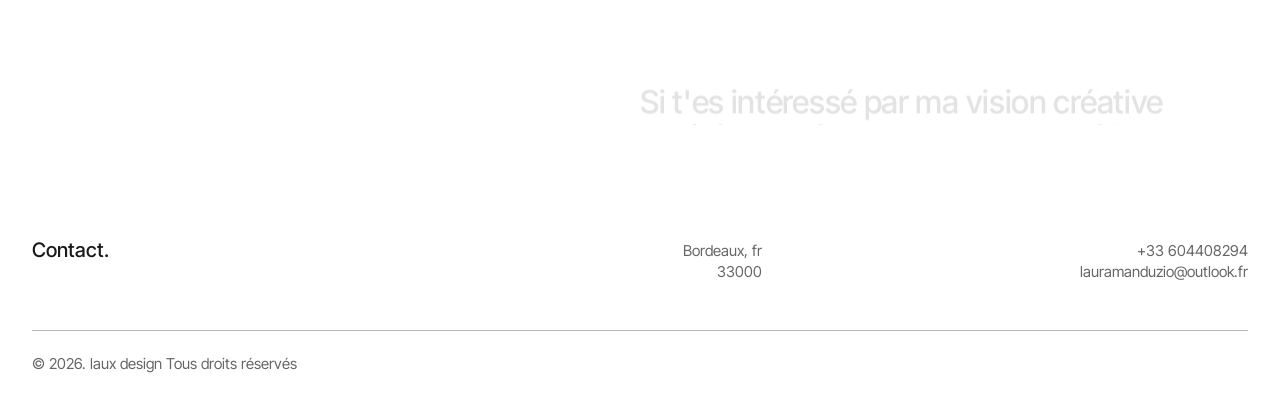
<file: work/foreign-collections-/index.html>
<!DOCTYPE html>
<html data-wf-domain="lauxdesign.art" data-wf-page="6971108cc2e95b160600ca95" data-wf-site="6971108cc2e95b160600ca46" lang="fr" data-wf-collection="6971108cc2e95b160600caac" data-wf-item-slug="foreign-collections-"><head><meta charset="utf-8"/><title>Foreign Collections  | Laux Design</title><meta content="Le visuel de Foreign Collections traduit graphiquement l’approche musicale du projet : une matière organique, fluide et maîtrisée. Les formes floues et superposées évoquent le jeu entre improvisation et structure, au cœur du dialogue entre la trompette de Kristoffer Eikrem et les compositions de Gas Lab. La palette douce et texturée renvoie à une musique chaleureuse mais précise, où chaque élément trouve sa place sans excès. L’image fonctionne comme une extension visuelle du son : enveloppante, rythmée, laissant respirer l’espace. Une identité visuelle sobre et cohérente, pensée comme un écho direct à l’esthétique jazz-instrumentale de l’album, dans l’univers du label Hip Dozer." name="description"/><meta content="width=device-width, initial-scale=1" name="viewport"/><link href="/css/laux-design.webflow.published.css?v=20260811-6" rel="stylesheet" type="text/css" crossorigin="anonymous"/><link href="https://fonts.googleapis.com" rel="preconnect"/><link href="https://fonts.gstatic.com" rel="preconnect" crossorigin="anonymous"/><script src="/js/webfont.js" type="text/javascript"></script><script type="text/javascript">WebFont.load({  google: {    families: ["Inter:300,400,500,600,700","Inter Tight:300,400,500,600,700"]  }});</script><script type="text/javascript">!function(o,c){var n=c.documentElement,t=" w-mod-";n.className+=t+"js",("ontouchstart"in o||o.DocumentTouch&&c instanceof DocumentTouch)&&(n.className+=t+"touch")}(window,document);</script><link href="/images/cms/69ab76392b1dd4bacb2b6498_favicon-32x32-844334c4.png" rel="shortcut icon" type="image/x-icon"/><link href="/images/cms/69b2300d344198516366875c_favicon-5ae189e2.png" rel="apple-touch-icon"/><link rel="canonical" href="https://lauxdesign.art/work/foreign-collections-/"/><meta name="robots" content="index,follow"/><meta property="og:type" content="website"/><meta property="og:title" content="Foreign Collections  | Laux Design"/><meta property="og:description" content="Le visuel de Foreign Collections traduit graphiquement l’approche musicale du projet : une matière organique, fluide et maîtrisée. Les formes floues et superposées évoquent le jeu entre improvisation et structure, au cœur du dialogue entre la trompette de Kristoffer Eikrem et les compositions de Gas Lab. La palette douce et texturée renvoie à une musique chaleureuse mais précise, où chaque élément trouve sa place sans excès. L’image fonctionne comme une extension visuelle du son : enveloppante, rythmée, laissant respirer l’espace. Une identité visuelle sobre et cohérente, pensée comme un écho direct à l’esthétique jazz-instrumentale de l’album, dans l’univers du label Hip Dozer."/><meta property="og:url" content="https://lauxdesign.art/work/foreign-collections-/"/><meta property="og:image" content="https://lauxdesign.art/images/cms/69769b1230b941614637953c_mockup2-3fa0f5eb.jpg"/><meta name="twitter:card" content="summary_large_image"/><meta name="twitter:title" content="Foreign Collections  | Laux Design"/><meta name="twitter:description" content="Le visuel de Foreign Collections traduit graphiquement l’approche musicale du projet : une matière organique, fluide et maîtrisée. Les formes floues et superposées évoquent le jeu entre improvisation et structure, au cœur du dialogue entre la trompette de Kristoffer Eikrem et les compositions de Gas Lab. La palette douce et texturée renvoie à une musique chaleureuse mais précise, où chaque élément trouve sa place sans excès. L’image fonctionne comme une extension visuelle du son : enveloppante, rythmée, laissant respirer l’espace. Une identité visuelle sobre et cohérente, pensée comme un écho direct à l’esthétique jazz-instrumentale de l’album, dans l’univers du label Hip Dozer."/><meta name="twitter:image" content="https://lauxdesign.art/images/cms/69769b1230b941614637953c_mockup2-3fa0f5eb.jpg"/></head><body><div class="header-wrapper-copy cms"><img width="70" alt="" src="/images/cms/69713225216290d1fdccf587_logo_blanc_site-503d8b50.svg" loading="lazy" class="image-4"/><a href="/index.html" class="link-block-3 w-inline-block"></a><div class="navigation tabeltte"><div data-w-id="46f9fa17-53d2-2382-75d0-90c4f6ebdbab" class="link-wrap"></div><a href="/index.html" class="navbar-link cta-link accueil-button">Accueil</a><a href="#Mon-travail" class="navbar-link cta-link artwotks-button">Artworks</a><a href="/index.html#A-PROPOS-DE-MOI" class="navbar-link cta-link a-propos-button a-propos">à propos</a><a href="#contact1" class="navbar-link cta-link contatc-button">Contact</a><div data-hover="false" data-delay="0" class="tablette w-dropdown"><div class="dropdown-toggle tableetee fezr w-dropdown-toggle"><div class="icon w-icon-dropdown-toggle"></div><div class="text-block-6">Menu</div></div><nav class="dropdown-list-2 w-dropdown-list"><div class="nav-noise"></div><a href="/index.html" class="dropdown-link-2 w-dropdown-link">Accueil</a><a href="/index.html#work" class="dropdown-link-2 w-dropdown-link">Artworks</a><a href="/index.html#A-PROPOS-DE-MOI" class="dropdown-link-3 w-dropdown-link">À propos</a><a href="#contact1" class="dropdown-link-4 w-dropdown-link">Contact</a></nav></div></div></div><div class="page-wrapper"><div class="header-wrapper-copy"><a href="/index.html" class="link-block-3 w-inline-block"></a></div><section class="work-item"><div class="work-item-container"><div class="collection-list-wrapper w-dyn-list"><div role="list" class="collection-list-5 w-dyn-items"><div role="listitem" class="w-dyn-item w-dyn-repeater-item"><img src="/images/cms/69769b1230b941614637953c_mockup2-3fa0f5eb.jpg" loading="lazy" width="Auto" height="Auto" alt="" sizes="100vw" class="image-item"/></div><div role="listitem" class="w-dyn-item w-dyn-repeater-item"><img src="/images/cms/69769a51112b401245871518_EP_ARTWORK-9e55c397.jpg" loading="lazy" width="Auto" height="Auto" alt="" sizes="100vw" class="image-item"/></div><div role="listitem" class="w-dyn-item w-dyn-repeater-item"><img src="/images/cms/69a6f66f7918b5e4ca61f0d5_decli.png-e182de4a.jpg" loading="lazy" width="Auto" height="Auto" alt="" sizes="100vw" class="image-item"/></div></div><div class="w-dyn-hide w-dyn-empty"><div>No items found.</div></div></div><div class="small-introduction">Cover pour l&#x27;album Foreign Collections</div><h1 class="item-title">Foreign Collections </h1><div class="item-description">Le visuel de Foreign Collections traduit graphiquement l’approche musicale du projet : une matière organique, fluide et maîtrisée. Les formes floues et superposées évoquent le jeu entre improvisation et structure, au cœur du dialogue entre la trompette de Kristoffer Eikrem et les compositions de Gas Lab. La palette douce et texturée renvoie à une musique chaleureuse mais précise, où chaque élément trouve sa place sans excès. L’image fonctionne comme une extension visuelle du son : enveloppante, rythmée, laissant respirer l’espace. Une identité visuelle sobre et cohérente, pensée comme un écho direct à l’esthétique jazz-instrumentale de l’album, dans l’univers du label Hip Dozer.</div><div class="item-info-wrapper kicker003 kicker-002"><div class="info-details"><div class="details-info">2025</div></div><div class="info-details"><div class="details-info">Bordeaux</div></div><div class="info-details"><div class="details-info">Cover</div></div><div class="info-details"><a href="https://open.spotify.com/intl-fr/album/55PH2jgNVL5EHi031mqLkz?si=rRI8j8rJS_-DJDsMuvlGPQ" class="w-inline-block"><div class="details-info">Lien Spotify</div></a></div></div></div></section><section class="awards-section"><div id="Mon-travail" class="awards-container works"><div data-w-id="acbdbe3f-e494-2c85-7d1c-054c1371dcdc" style="opacity:0;-webkit-transform:translate3d(0, 100%, 0) scale3d(1, 1, 1) rotateX(0) rotateY(0) rotateZ(0) skew(0, 0);-moz-transform:translate3d(0, 100%, 0) scale3d(1, 1, 1) rotateX(0) rotateY(0) rotateZ(0) skew(0, 0);-ms-transform:translate3d(0, 100%, 0) scale3d(1, 1, 1) rotateX(0) rotateY(0) rotateZ(0) skew(0, 0);transform:translate3d(0, 100%, 0) scale3d(1, 1, 1) rotateX(0) rotateY(0) rotateZ(0) skew(0, 0)" class="heading-wrap shrink"><div class="section-heading padding title-works">Mon travail</div></div><div class="awards-wrapper"><div class="awards-block"><div data-w-id="acbdbe3f-e494-2c85-7d1c-054c1371dce1" style="opacity:0;-webkit-transform:translate3d(0, 100%, 0) scale3d(1, 1, 1) rotateX(0) rotateY(0) rotateZ(0) skew(0, 0);-moz-transform:translate3d(0, 100%, 0) scale3d(1, 1, 1) rotateX(0) rotateY(0) rotateZ(0) skew(0, 0);-ms-transform:translate3d(0, 100%, 0) scale3d(1, 1, 1) rotateX(0) rotateY(0) rotateZ(0) skew(0, 0);transform:translate3d(0, 100%, 0) scale3d(1, 1, 1) rotateX(0) rotateY(0) rotateZ(0) skew(0, 0)" class="awards-content"><div class="category-wrap"><div class="awards-category">Kicker Label</div></div><div id="w-node-acbdbe3f-e494-2c85-7d1c-054c1371dce5-0600ca95" class="award-name-wrap"><a href="/work/kicker-compilation-003/index.html" class="awards-name name-works">Kicker Compilation N°3</a></div><div id="w-node-acbdbe3f-e494-2c85-7d1c-054c1371dce8-0600ca95" class="year-wrap"><div class="awards-year ann-e">2025</div></div></div><div data-w-id="acbdbe3f-e494-2c85-7d1c-054c1371dceb" style="opacity:0;-webkit-transform:translate3d(0, 100%, 0) scale3d(1, 1, 1) rotateX(0) rotateY(0) rotateZ(0) skew(0, 0);-moz-transform:translate3d(0, 100%, 0) scale3d(1, 1, 1) rotateX(0) rotateY(0) rotateZ(0) skew(0, 0);-ms-transform:translate3d(0, 100%, 0) scale3d(1, 1, 1) rotateX(0) rotateY(0) rotateZ(0) skew(0, 0);transform:translate3d(0, 100%, 0) scale3d(1, 1, 1) rotateX(0) rotateY(0) rotateZ(0) skew(0, 0)" class="block-divider _100"></div><div data-w-id="acbdbe3f-e494-2c85-7d1c-054c1371dcec" style="opacity:0;-webkit-transform:translate3d(0, 100%, 0) scale3d(1, 1, 1) rotateX(0) rotateY(0) rotateZ(0) skew(0, 0);-moz-transform:translate3d(0, 100%, 0) scale3d(1, 1, 1) rotateX(0) rotateY(0) rotateZ(0) skew(0, 0);-ms-transform:translate3d(0, 100%, 0) scale3d(1, 1, 1) rotateX(0) rotateY(0) rotateZ(0) skew(0, 0);transform:translate3d(0, 100%, 0) scale3d(1, 1, 1) rotateX(0) rotateY(0) rotateZ(0) skew(0, 0)" class="awards-content"><div id="w-node-acbdbe3f-e494-2c85-7d1c-054c1371dced-0600ca95" class="category-wrap"><div class="awards-category">Kicker Label</div></div><div id="w-node-acbdbe3f-e494-2c85-7d1c-054c1371dcf0-0600ca95" class="award-name-wrap"><a href="/work/kicker-compilation-002/index.html" class="awards-name name-works">Kicker Compilation N°2</a></div><div id="w-node-acbdbe3f-e494-2c85-7d1c-054c1371dcf3-0600ca95" class="year-wrap"><div class="awards-year ann-e">2024</div></div></div><div data-w-id="acbdbe3f-e494-2c85-7d1c-054c1371dcf6" style="opacity:0;-webkit-transform:translate3d(0, 100%, 0) scale3d(1, 1, 1) rotateX(0) rotateY(0) rotateZ(0) skew(0, 0);-moz-transform:translate3d(0, 100%, 0) scale3d(1, 1, 1) rotateX(0) rotateY(0) rotateZ(0) skew(0, 0);-ms-transform:translate3d(0, 100%, 0) scale3d(1, 1, 1) rotateX(0) rotateY(0) rotateZ(0) skew(0, 0);transform:translate3d(0, 100%, 0) scale3d(1, 1, 1) rotateX(0) rotateY(0) rotateZ(0) skew(0, 0)" class="block-divider _100"></div><div data-w-id="acbdbe3f-e494-2c85-7d1c-054c1371dcf7" style="opacity:0;-webkit-transform:translate3d(0, 100%, 0) scale3d(1, 1, 1) rotateX(0) rotateY(0) rotateZ(0) skew(0, 0);-moz-transform:translate3d(0, 100%, 0) scale3d(1, 1, 1) rotateX(0) rotateY(0) rotateZ(0) skew(0, 0);-ms-transform:translate3d(0, 100%, 0) scale3d(1, 1, 1) rotateX(0) rotateY(0) rotateZ(0) skew(0, 0);transform:translate3d(0, 100%, 0) scale3d(1, 1, 1) rotateX(0) rotateY(0) rotateZ(0) skew(0, 0)" class="awards-content"><div class="awards-category">Gas Lab &amp; Kristoffer Eikrem</div><a href="/work/foreign-collections-/index.html" class="awards-name name-works">Foreign Collections</a><div id="w-node-acbdbe3f-e494-2c85-7d1c-054c1371dcfc-0600ca95" class="awards-year ann-e">2024</div></div><div data-w-id="acbdbe3f-e494-2c85-7d1c-054c1371dcfe" style="opacity:0;-webkit-transform:translate3d(0, 100%, 0) scale3d(1, 1, 1) rotateX(0) rotateY(0) rotateZ(0) skew(0, 0);-moz-transform:translate3d(0, 100%, 0) scale3d(1, 1, 1) rotateX(0) rotateY(0) rotateZ(0) skew(0, 0);-ms-transform:translate3d(0, 100%, 0) scale3d(1, 1, 1) rotateX(0) rotateY(0) rotateZ(0) skew(0, 0);transform:translate3d(0, 100%, 0) scale3d(1, 1, 1) rotateX(0) rotateY(0) rotateZ(0) skew(0, 0)" class="block-divider _100"></div><div data-w-id="acbdbe3f-e494-2c85-7d1c-054c1371dcff" style="opacity:0;-webkit-transform:translate3d(0, 100%, 0) scale3d(1, 1, 1) rotateX(0) rotateY(0) rotateZ(0) skew(0, 0);-moz-transform:translate3d(0, 100%, 0) scale3d(1, 1, 1) rotateX(0) rotateY(0) rotateZ(0) skew(0, 0);-ms-transform:translate3d(0, 100%, 0) scale3d(1, 1, 1) rotateX(0) rotateY(0) rotateZ(0) skew(0, 0);transform:translate3d(0, 100%, 0) scale3d(1, 1, 1) rotateX(0) rotateY(0) rotateZ(0) skew(0, 0)" class="awards-content"><div class="awards-category">Covers</div><a href="/work/creations-visuelles/index.html" class="awards-name name-works">Créations visuelles</a><div id="w-node-acbdbe3f-e494-2c85-7d1c-054c1371dd04-0600ca95" class="awards-year ann-e">2025</div></div><div data-w-id="acbdbe3f-e494-2c85-7d1c-054c1371dd06" style="opacity:0;-webkit-transform:translate3d(0, 100%, 0) scale3d(1, 1, 1) rotateX(0) rotateY(0) rotateZ(0) skew(0, 0);-moz-transform:translate3d(0, 100%, 0) scale3d(1, 1, 1) rotateX(0) rotateY(0) rotateZ(0) skew(0, 0);-ms-transform:translate3d(0, 100%, 0) scale3d(1, 1, 1) rotateX(0) rotateY(0) rotateZ(0) skew(0, 0);transform:translate3d(0, 100%, 0) scale3d(1, 1, 1) rotateX(0) rotateY(0) rotateZ(0) skew(0, 0)" class="block-divider _100"></div><div data-w-id="acbdbe3f-e494-2c85-7d1c-054c1371dd07" style="opacity:0;-webkit-transform:translate3d(0, 100%, 0) scale3d(1, 1, 1) rotateX(0) rotateY(0) rotateZ(0) skew(0, 0);-moz-transform:translate3d(0, 100%, 0) scale3d(1, 1, 1) rotateX(0) rotateY(0) rotateZ(0) skew(0, 0);-ms-transform:translate3d(0, 100%, 0) scale3d(1, 1, 1) rotateX(0) rotateY(0) rotateZ(0) skew(0, 0);transform:translate3d(0, 100%, 0) scale3d(1, 1, 1) rotateX(0) rotateY(0) rotateZ(0) skew(0, 0)" class="awards-content"><div class="awards-category">Poster</div><a href="/work/affiche-botanique/index.html" class="awards-name name-works">La nuit du Jardin Botanique</a><div id="w-node-acbdbe3f-e494-2c85-7d1c-054c1371dd0c-0600ca95" class="awards-year ann-e">2025</div></div><div data-w-id="5866b95c-c823-9c3c-b89d-36f2371d24bd" style="opacity:0;-webkit-transform:translate3d(0, 100%, 0) scale3d(1, 1, 1) rotateX(0) rotateY(0) rotateZ(0) skew(0, 0);-moz-transform:translate3d(0, 100%, 0) scale3d(1, 1, 1) rotateX(0) rotateY(0) rotateZ(0) skew(0, 0);-ms-transform:translate3d(0, 100%, 0) scale3d(1, 1, 1) rotateX(0) rotateY(0) rotateZ(0) skew(0, 0);transform:translate3d(0, 100%, 0) scale3d(1, 1, 1) rotateX(0) rotateY(0) rotateZ(0) skew(0, 0)" class="block-divider _100"></div><div data-w-id="2a8ab426-2637-2113-e89c-248d50eaa5da" style="opacity:0;-webkit-transform:translate3d(0, 100%, 0) scale3d(1, 1, 1) rotateX(0) rotateY(0) rotateZ(0) skew(0, 0);-moz-transform:translate3d(0, 100%, 0) scale3d(1, 1, 1) rotateX(0) rotateY(0) rotateZ(0) skew(0, 0);-ms-transform:translate3d(0, 100%, 0) scale3d(1, 1, 1) rotateX(0) rotateY(0) rotateZ(0) skew(0, 0);transform:translate3d(0, 100%, 0) scale3d(1, 1, 1) rotateX(0) rotateY(0) rotateZ(0) skew(0, 0)" class="awards-content"><div class="awards-category">Poster</div><a href="/work/affiche-pinot-noir/index.html" class="awards-name name-works">Affiche Pinot Noir</a><div id="w-node-_2a8ab426-2637-2113-e89c-248d50eaa5df-0600ca95" class="awards-year ann-e">2025</div></div><div data-w-id="acbdbe3f-e494-2c85-7d1c-054c1371dd0e" style="opacity:0;-webkit-transform:translate3d(0, 100%, 0) scale3d(1, 1, 1) rotateX(0) rotateY(0) rotateZ(0) skew(0, 0);-moz-transform:translate3d(0, 100%, 0) scale3d(1, 1, 1) rotateX(0) rotateY(0) rotateZ(0) skew(0, 0);-ms-transform:translate3d(0, 100%, 0) scale3d(1, 1, 1) rotateX(0) rotateY(0) rotateZ(0) skew(0, 0);transform:translate3d(0, 100%, 0) scale3d(1, 1, 1) rotateX(0) rotateY(0) rotateZ(0) skew(0, 0)" class="block-divider _100"></div></div></div></div></section><section id="contact" class="cta-section"><div class="cta-container"><div data-w-id="351e5c61-3a4d-5fed-9eb3-2098f4b6c527" class="cta-heading">Let’s </div><div data-w-id="351e5c61-3a4d-5fed-9eb3-2098f4b6c52a" class="cta-heading">Collaborate</div><div class="divider-h-100"></div><div data-w-id="351e5c61-3a4d-5fed-9eb3-2098f4b6c52c" class="colaborate-p dark">Si t&#x27;es intéressé par ma vision créative n&#x27;hésite pas à collaborer avec moi !</div></div></section><section id="contact" class="contact-section"><div id="contact1" class="contact-container"><div class="heading-wrap shrink"><div class="section-heading padding">Contact.</div></div><div class="contact-wrapper"><div class="contact-block"><div class="contact-info"><div class="contact-detail">Bordeaux, fr <br/>33000</div></div><div id="w-node-_56c98b5d-cf7a-afb0-707c-98e510b4fd21-10b4fd13" class="contact-info"><div class="contact-detail">+33 604408294</div><div class="contact-detail">lauramanduzio@outlook.fr</div></div><div class="contact-info"></div></div><div class="block-divider _100"></div></div></div></section><section class="footer-section"><div class="footer-container"><div class="copyright"><div class="copyright-text">© 2026. laux design Tous droits réservés</div></div><div class="utility-pages"></div></div></section></div><script src="/js/jquery-3.5.1.min.js" type="text/javascript" crossorigin="anonymous"></script><script src="/js/webflow.schunk.36b8fb49256177c8.js" type="text/javascript" crossorigin="anonymous"></script><script src="/js/webflow.schunk.4cb90a01504be4e5.js" type="text/javascript" crossorigin="anonymous"></script><script src="/js/webflow.d8a4d773.fa2ee7edd6c17b12.js" type="text/javascript" crossorigin="anonymous"></script><script src="/js/responsive-cta.js?v=20260811" type="text/javascript"></script></body></html>
</file>
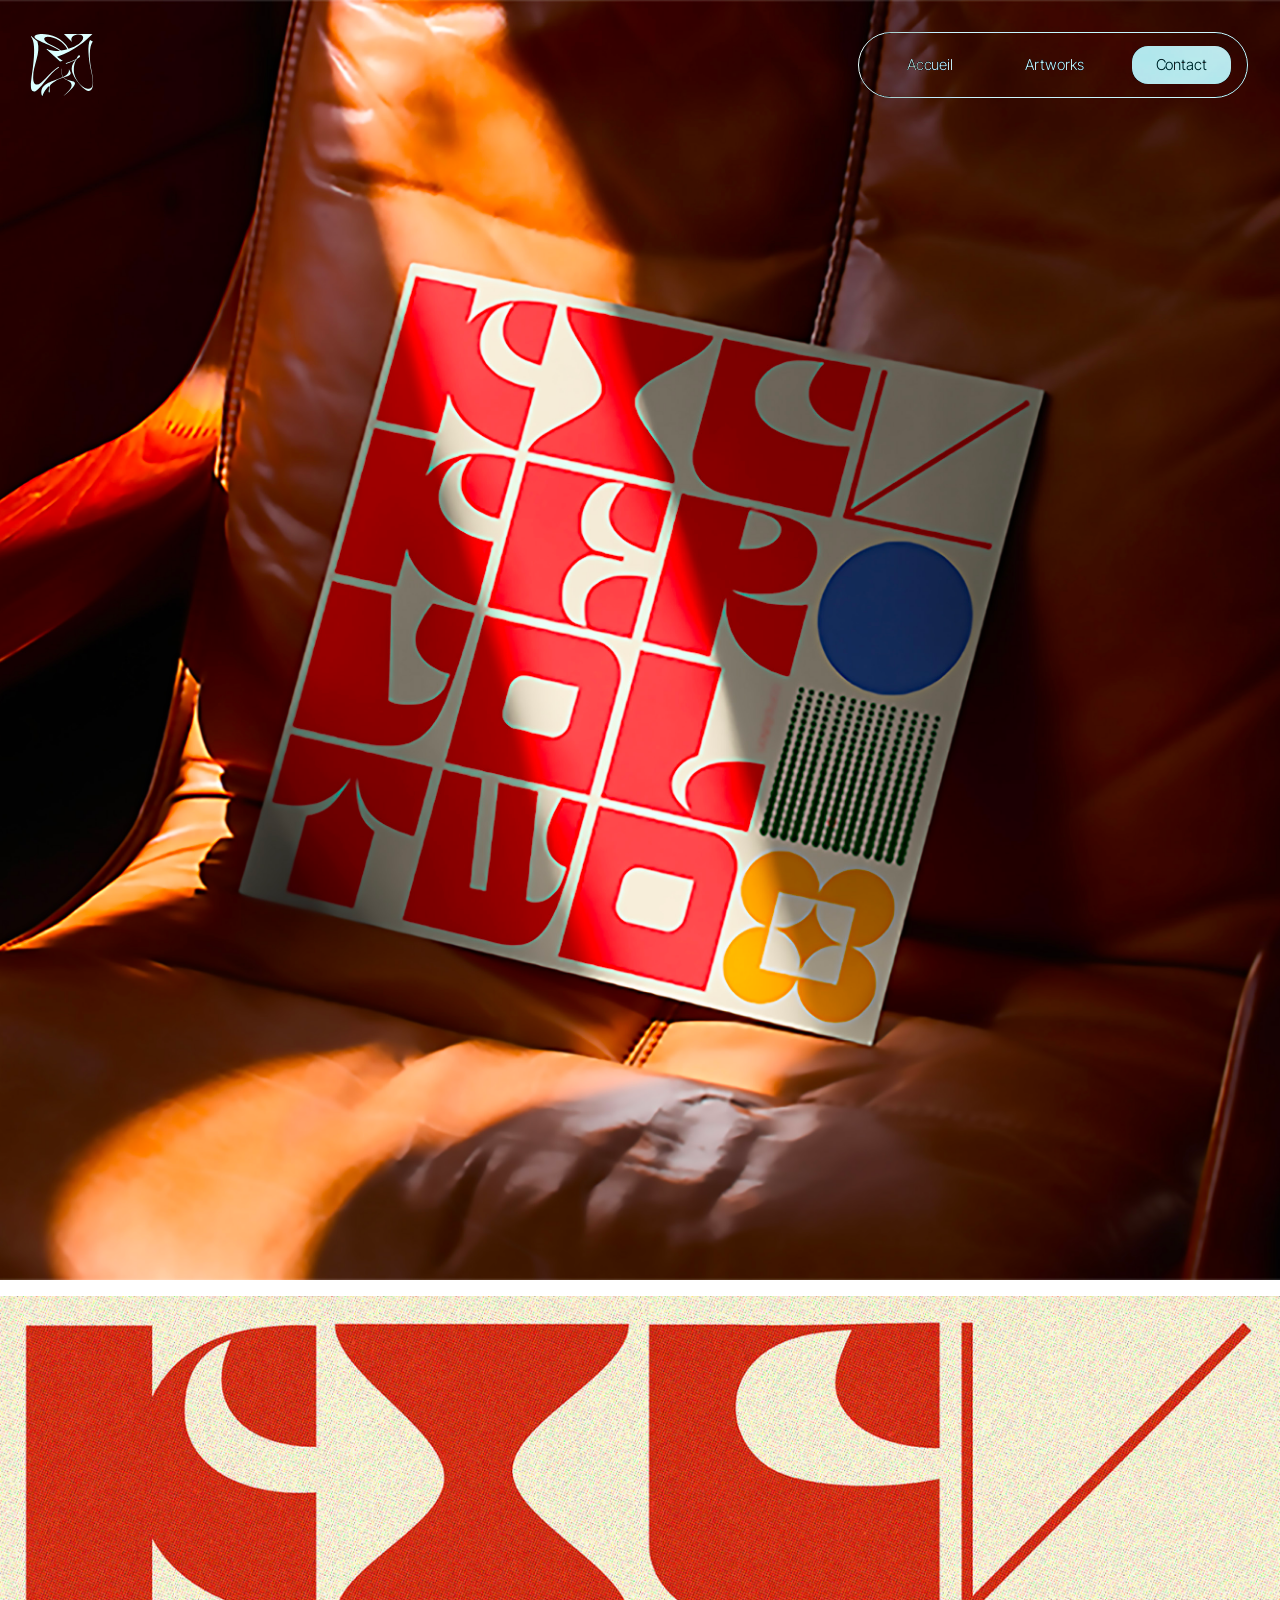
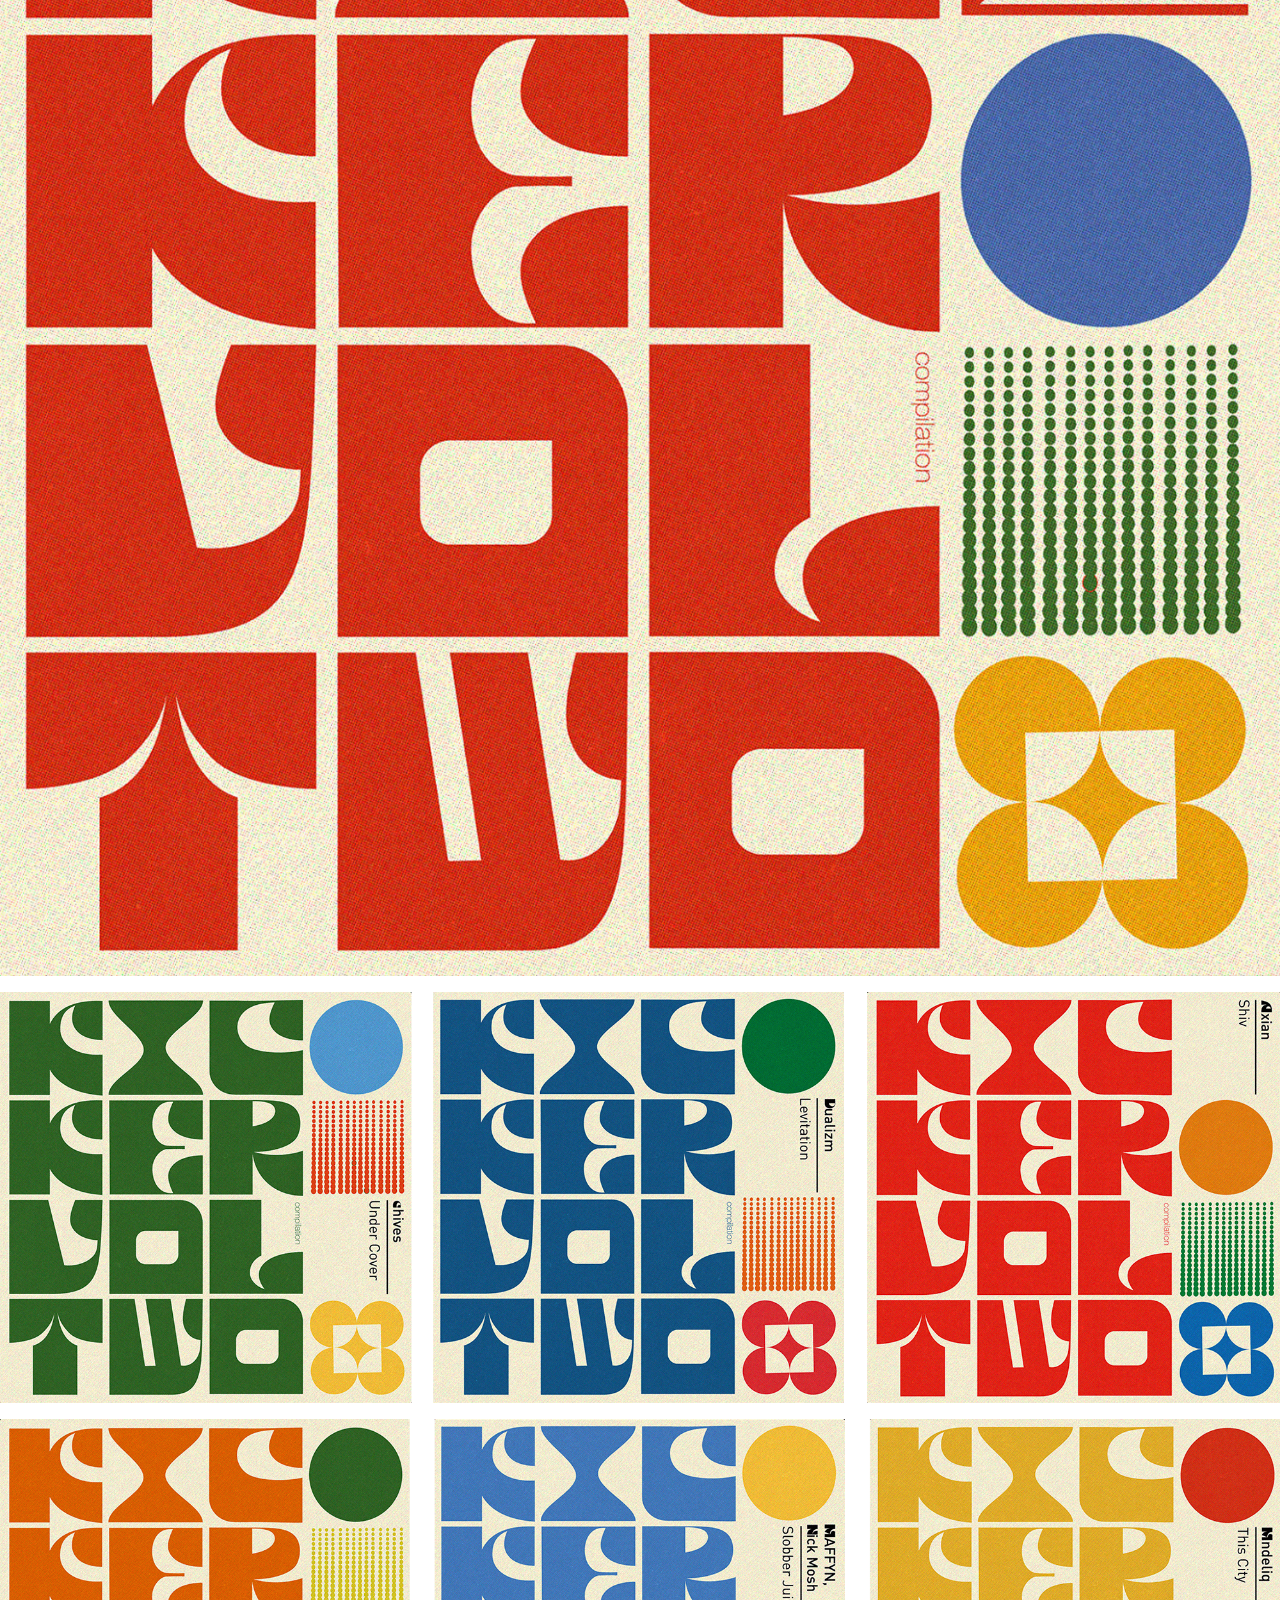
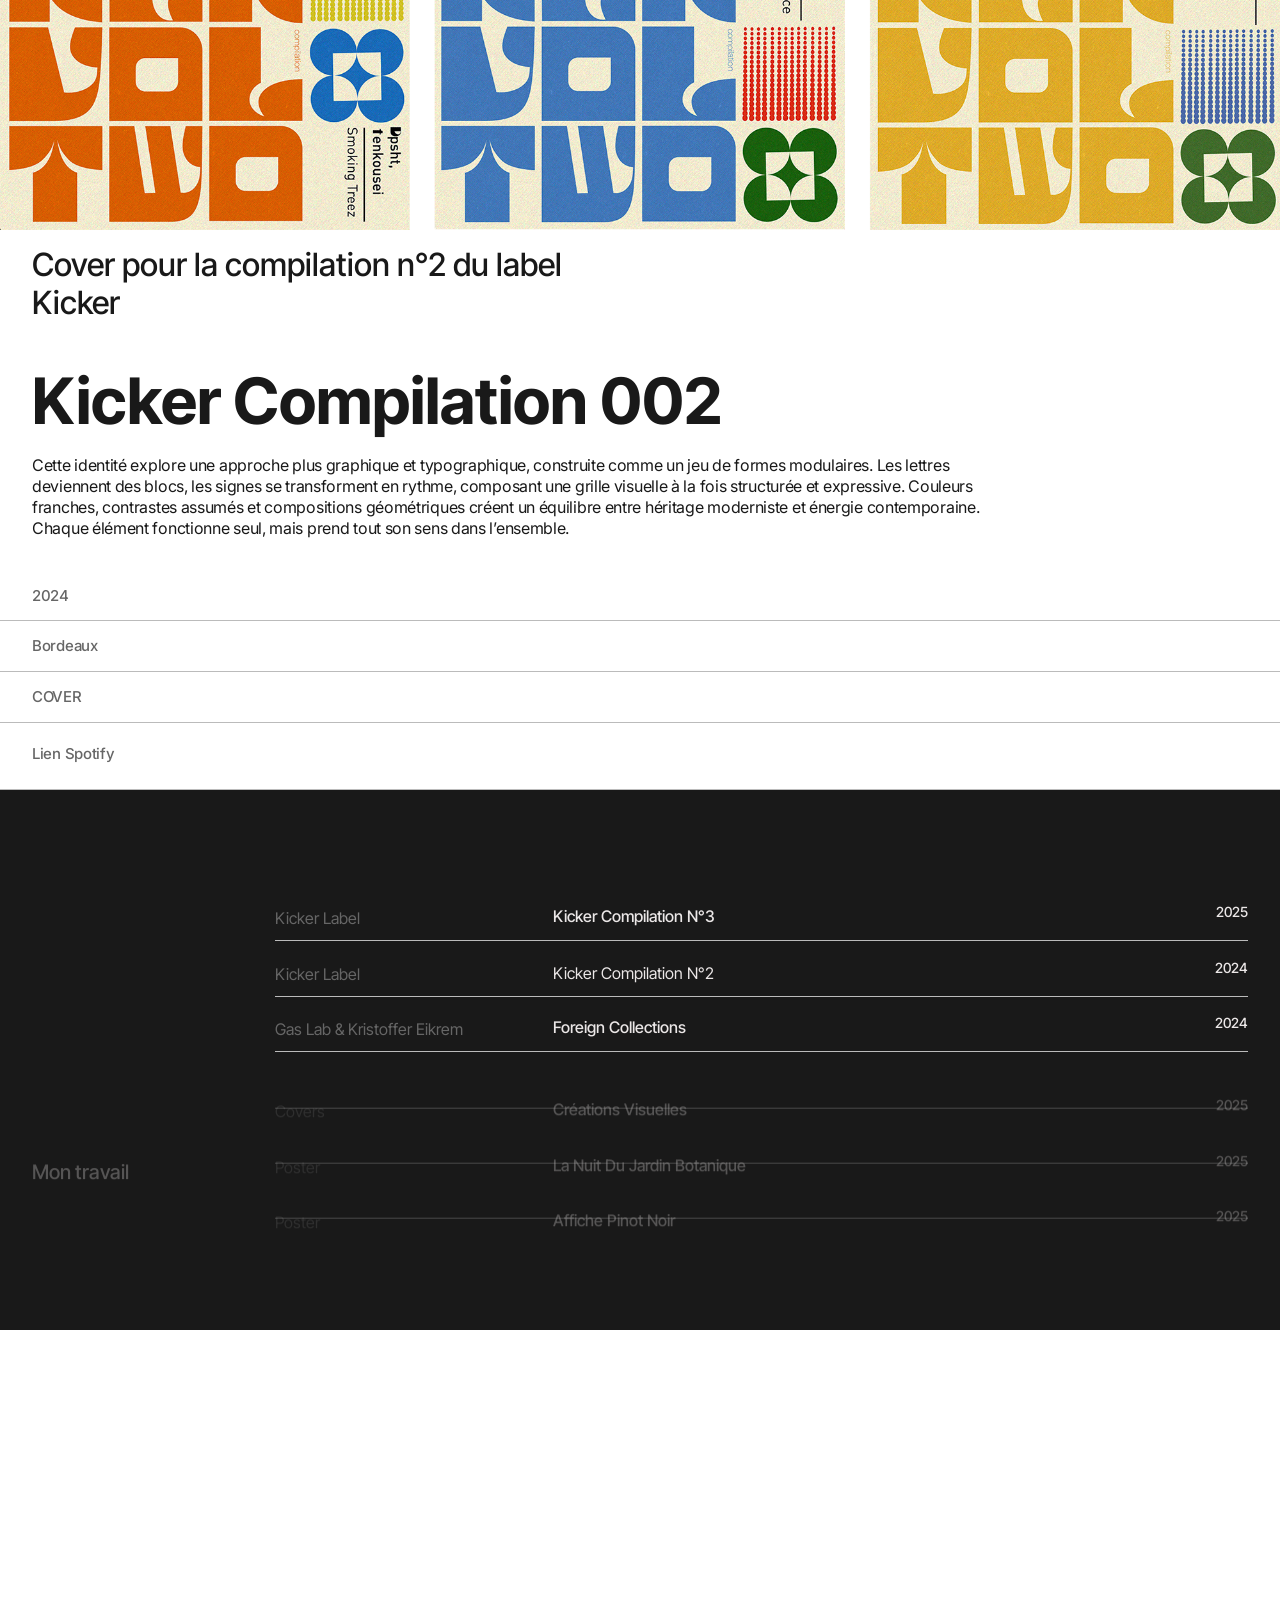
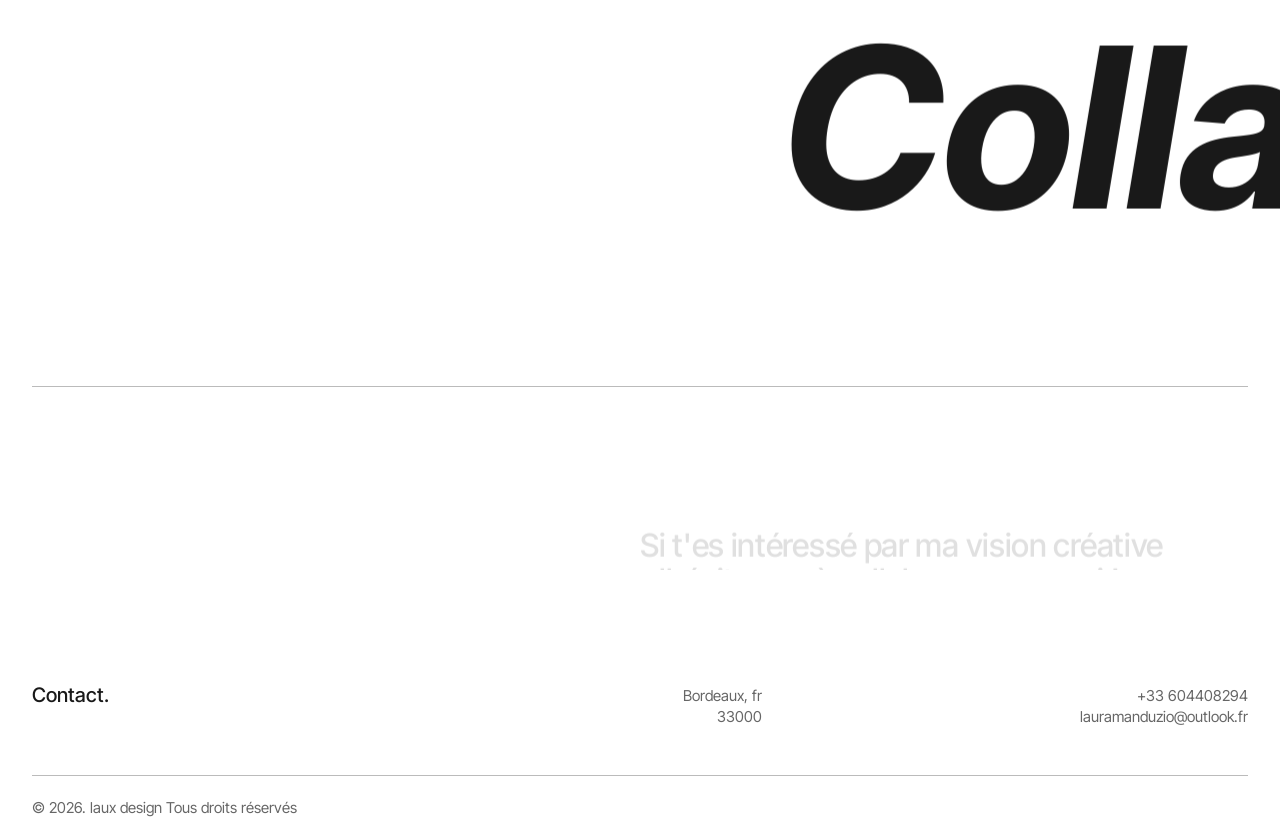
<file: work/kicker-compilation-002/index.html>
<!DOCTYPE html>
<html data-wf-domain="lauxdesign.art" data-wf-page="6971108cc2e95b160600ca95" data-wf-site="6971108cc2e95b160600ca46" lang="fr" data-wf-collection="6971108cc2e95b160600caac" data-wf-item-slug="kicker-compilation-002"><head><meta charset="utf-8"/><title>Kicker Compilation 002 | Laux Design</title><meta content="Cette identité explore une approche plus graphique et typographique, construite comme un jeu de formes modulaires. Les lettres deviennent des blocs, les signes se transforment en rythme, composant une grille visuelle à la fois structurée et expressive. Couleurs franches, contrastes assumés et compositions géométriques créent un équilibre entre héritage moderniste et énergie contemporaine. Chaque élément fonctionne seul, mais prend tout son sens dans l’ensemble." name="description"/><meta content="width=device-width, initial-scale=1" name="viewport"/><link href="/css/laux-design.webflow.published.css?v=20260811-6" rel="stylesheet" type="text/css" crossorigin="anonymous"/><link href="https://fonts.googleapis.com" rel="preconnect"/><link href="https://fonts.gstatic.com" rel="preconnect" crossorigin="anonymous"/><script src="/js/webfont.js" type="text/javascript"></script><script type="text/javascript">WebFont.load({  google: {    families: ["Inter:300,400,500,600,700","Inter Tight:300,400,500,600,700"]  }});</script><script type="text/javascript">!function(o,c){var n=c.documentElement,t=" w-mod-";n.className+=t+"js",("ontouchstart"in o||o.DocumentTouch&&c instanceof DocumentTouch)&&(n.className+=t+"touch")}(window,document);</script><link href="/images/cms/69ab76392b1dd4bacb2b6498_favicon-32x32-844334c4.png" rel="shortcut icon" type="image/x-icon"/><link href="/images/cms/69b2300d344198516366875c_favicon-5ae189e2.png" rel="apple-touch-icon"/><link rel="canonical" href="https://lauxdesign.art/work/kicker-compilation-002/"/><meta name="robots" content="index,follow"/><meta property="og:type" content="website"/><meta property="og:title" content="Kicker Compilation 002 | Laux Design"/><meta property="og:description" content="Cette identité explore une approche plus graphique et typographique, construite comme un jeu de formes modulaires. Les lettres deviennent des blocs, les signes se transforment en rythme, composant une grille visuelle à la fois structurée et expressive. Couleurs franches, contrastes assumés et compositions géométriques créent un équilibre entre héritage moderniste et énergie contemporaine. Chaque élément fonctionne seul, mais prend tout son sens dans l’ensemble."/><meta property="og:url" content="https://lauxdesign.art/work/kicker-compilation-002/"/><meta property="og:image" content="https://lauxdesign.art/images/cms/69e2968d89f5fb7a9bae393a_kicker_mockup-4000.carrepng-538c25d7.png"/><meta name="twitter:card" content="summary_large_image"/><meta name="twitter:title" content="Kicker Compilation 002 | Laux Design"/><meta name="twitter:description" content="Cette identité explore une approche plus graphique et typographique, construite comme un jeu de formes modulaires. Les lettres deviennent des blocs, les signes se transforment en rythme, composant une grille visuelle à la fois structurée et expressive. Couleurs franches, contrastes assumés et compositions géométriques créent un équilibre entre héritage moderniste et énergie contemporaine. Chaque élément fonctionne seul, mais prend tout son sens dans l’ensemble."/><meta name="twitter:image" content="https://lauxdesign.art/images/cms/69e2968d89f5fb7a9bae393a_kicker_mockup-4000.carrepng-538c25d7.png"/></head><body><div class="header-wrapper-copy cms"><img width="70" alt="" src="/images/cms/69713225216290d1fdccf587_logo_blanc_site-503d8b50.svg" loading="lazy" class="image-4"/><a href="/index.html" class="link-block-3 w-inline-block"></a><div class="navigation tabeltte"><div data-w-id="46f9fa17-53d2-2382-75d0-90c4f6ebdbab" class="link-wrap"></div><a href="/index.html" class="navbar-link cta-link accueil-button">Accueil</a><a href="#Mon-travail" class="navbar-link cta-link artwotks-button">Artworks</a><a href="/index.html#A-PROPOS-DE-MOI" class="navbar-link cta-link a-propos-button a-propos">à propos</a><a href="#contact1" class="navbar-link cta-link contatc-button">Contact</a><div data-hover="false" data-delay="0" class="tablette w-dropdown"><div class="dropdown-toggle tableetee fezr w-dropdown-toggle"><div class="icon w-icon-dropdown-toggle"></div><div class="text-block-6">Menu</div></div><nav class="dropdown-list-2 w-dropdown-list"><div class="nav-noise"></div><a href="/index.html" class="dropdown-link-2 w-dropdown-link">Accueil</a><a href="/index.html#work" class="dropdown-link-2 w-dropdown-link">Artworks</a><a href="/index.html#A-PROPOS-DE-MOI" class="dropdown-link-3 w-dropdown-link">À propos</a><a href="#contact1" class="dropdown-link-4 w-dropdown-link">Contact</a></nav></div></div></div><div class="page-wrapper"><div class="header-wrapper-copy"><a href="/index.html" class="link-block-3 w-inline-block"></a></div><section class="work-item"><div class="work-item-container"><div class="collection-list-wrapper w-dyn-list"><div role="list" class="collection-list-5 w-dyn-items"><div role="listitem" class="w-dyn-item w-dyn-repeater-item"><img src="/images/cms/69e2968d89f5fb7a9bae393a_kicker_mockup-4000.carrepng-538c25d7.png" loading="lazy" width="Auto" height="Auto" alt="" class="image-item"/></div><div role="listitem" class="w-dyn-item w-dyn-repeater-item"><img src="/images/cms/697cdafa8c5045fc8517a322_COVER--4a024b0d.jpg" loading="lazy" width="Auto" height="Auto" alt="" sizes="100vw" class="image-item"/></div><div role="listitem" class="w-dyn-item w-dyn-repeater-item"><img src="/images/cms/69a70139521d78a8e035413e_decli_1-4d8e9589.png" loading="lazy" width="Auto" height="Auto" alt="" sizes="100vw" class="image-item"/></div><div role="listitem" class="w-dyn-item w-dyn-repeater-item"><img src="/images/cms/69a784df73e92698fd28458d_decli3-351a7aff.png" loading="lazy" width="Auto" height="Auto" alt="" sizes="100vw" class="image-item"/></div></div><div class="w-dyn-hide w-dyn-empty"><div>No items found.</div></div></div><div class="small-introduction">Cover pour la compilation n°2 du label Kicker</div><h1 class="item-title">Kicker Compilation 002</h1><div class="item-description">Cette identité explore une approche plus graphique et typographique, construite comme un jeu de formes modulaires. Les lettres deviennent des blocs, les signes se transforment en rythme, composant une grille visuelle à la fois structurée et expressive. Couleurs franches, contrastes assumés et compositions géométriques créent un équilibre entre héritage moderniste et énergie contemporaine. Chaque élément fonctionne seul, mais prend tout son sens dans l’ensemble.</div><div class="item-info-wrapper kicker003 kicker-002"><div class="info-details"><div class="details-info">2024</div></div><div class="info-details"><div class="details-info">Bordeaux</div></div><div class="info-details"><div class="details-info">COVER</div></div><div class="info-details"><a href="https://open.spotify.com/intl-fr/album/6YhJ9NxYNNKyLuiiprfi1R" class="w-inline-block"><div class="details-info">Lien Spotify</div></a></div></div></div></section><section class="awards-section"><div id="Mon-travail" class="awards-container works"><div data-w-id="acbdbe3f-e494-2c85-7d1c-054c1371dcdc" style="opacity:0;-webkit-transform:translate3d(0, 100%, 0) scale3d(1, 1, 1) rotateX(0) rotateY(0) rotateZ(0) skew(0, 0);-moz-transform:translate3d(0, 100%, 0) scale3d(1, 1, 1) rotateX(0) rotateY(0) rotateZ(0) skew(0, 0);-ms-transform:translate3d(0, 100%, 0) scale3d(1, 1, 1) rotateX(0) rotateY(0) rotateZ(0) skew(0, 0);transform:translate3d(0, 100%, 0) scale3d(1, 1, 1) rotateX(0) rotateY(0) rotateZ(0) skew(0, 0)" class="heading-wrap shrink"><div class="section-heading padding title-works">Mon travail</div></div><div class="awards-wrapper"><div class="awards-block"><div data-w-id="acbdbe3f-e494-2c85-7d1c-054c1371dce1" style="opacity:0;-webkit-transform:translate3d(0, 100%, 0) scale3d(1, 1, 1) rotateX(0) rotateY(0) rotateZ(0) skew(0, 0);-moz-transform:translate3d(0, 100%, 0) scale3d(1, 1, 1) rotateX(0) rotateY(0) rotateZ(0) skew(0, 0);-ms-transform:translate3d(0, 100%, 0) scale3d(1, 1, 1) rotateX(0) rotateY(0) rotateZ(0) skew(0, 0);transform:translate3d(0, 100%, 0) scale3d(1, 1, 1) rotateX(0) rotateY(0) rotateZ(0) skew(0, 0)" class="awards-content"><div class="category-wrap"><div class="awards-category">Kicker Label</div></div><div id="w-node-acbdbe3f-e494-2c85-7d1c-054c1371dce5-0600ca95" class="award-name-wrap"><a href="/work/kicker-compilation-003/index.html" class="awards-name name-works">Kicker Compilation N°3</a></div><div id="w-node-acbdbe3f-e494-2c85-7d1c-054c1371dce8-0600ca95" class="year-wrap"><div class="awards-year ann-e">2025</div></div></div><div data-w-id="acbdbe3f-e494-2c85-7d1c-054c1371dceb" style="opacity:0;-webkit-transform:translate3d(0, 100%, 0) scale3d(1, 1, 1) rotateX(0) rotateY(0) rotateZ(0) skew(0, 0);-moz-transform:translate3d(0, 100%, 0) scale3d(1, 1, 1) rotateX(0) rotateY(0) rotateZ(0) skew(0, 0);-ms-transform:translate3d(0, 100%, 0) scale3d(1, 1, 1) rotateX(0) rotateY(0) rotateZ(0) skew(0, 0);transform:translate3d(0, 100%, 0) scale3d(1, 1, 1) rotateX(0) rotateY(0) rotateZ(0) skew(0, 0)" class="block-divider _100"></div><div data-w-id="acbdbe3f-e494-2c85-7d1c-054c1371dcec" style="opacity:0;-webkit-transform:translate3d(0, 100%, 0) scale3d(1, 1, 1) rotateX(0) rotateY(0) rotateZ(0) skew(0, 0);-moz-transform:translate3d(0, 100%, 0) scale3d(1, 1, 1) rotateX(0) rotateY(0) rotateZ(0) skew(0, 0);-ms-transform:translate3d(0, 100%, 0) scale3d(1, 1, 1) rotateX(0) rotateY(0) rotateZ(0) skew(0, 0);transform:translate3d(0, 100%, 0) scale3d(1, 1, 1) rotateX(0) rotateY(0) rotateZ(0) skew(0, 0)" class="awards-content"><div id="w-node-acbdbe3f-e494-2c85-7d1c-054c1371dced-0600ca95" class="category-wrap"><div class="awards-category">Kicker Label</div></div><div id="w-node-acbdbe3f-e494-2c85-7d1c-054c1371dcf0-0600ca95" class="award-name-wrap"><a href="/work/kicker-compilation-002/index.html" class="awards-name name-works">Kicker Compilation N°2</a></div><div id="w-node-acbdbe3f-e494-2c85-7d1c-054c1371dcf3-0600ca95" class="year-wrap"><div class="awards-year ann-e">2024</div></div></div><div data-w-id="acbdbe3f-e494-2c85-7d1c-054c1371dcf6" style="opacity:0;-webkit-transform:translate3d(0, 100%, 0) scale3d(1, 1, 1) rotateX(0) rotateY(0) rotateZ(0) skew(0, 0);-moz-transform:translate3d(0, 100%, 0) scale3d(1, 1, 1) rotateX(0) rotateY(0) rotateZ(0) skew(0, 0);-ms-transform:translate3d(0, 100%, 0) scale3d(1, 1, 1) rotateX(0) rotateY(0) rotateZ(0) skew(0, 0);transform:translate3d(0, 100%, 0) scale3d(1, 1, 1) rotateX(0) rotateY(0) rotateZ(0) skew(0, 0)" class="block-divider _100"></div><div data-w-id="acbdbe3f-e494-2c85-7d1c-054c1371dcf7" style="opacity:0;-webkit-transform:translate3d(0, 100%, 0) scale3d(1, 1, 1) rotateX(0) rotateY(0) rotateZ(0) skew(0, 0);-moz-transform:translate3d(0, 100%, 0) scale3d(1, 1, 1) rotateX(0) rotateY(0) rotateZ(0) skew(0, 0);-ms-transform:translate3d(0, 100%, 0) scale3d(1, 1, 1) rotateX(0) rotateY(0) rotateZ(0) skew(0, 0);transform:translate3d(0, 100%, 0) scale3d(1, 1, 1) rotateX(0) rotateY(0) rotateZ(0) skew(0, 0)" class="awards-content"><div class="awards-category">Gas Lab &amp; Kristoffer Eikrem</div><a href="/work/foreign-collections-/index.html" class="awards-name name-works">Foreign Collections</a><div id="w-node-acbdbe3f-e494-2c85-7d1c-054c1371dcfc-0600ca95" class="awards-year ann-e">2024</div></div><div data-w-id="acbdbe3f-e494-2c85-7d1c-054c1371dcfe" style="opacity:0;-webkit-transform:translate3d(0, 100%, 0) scale3d(1, 1, 1) rotateX(0) rotateY(0) rotateZ(0) skew(0, 0);-moz-transform:translate3d(0, 100%, 0) scale3d(1, 1, 1) rotateX(0) rotateY(0) rotateZ(0) skew(0, 0);-ms-transform:translate3d(0, 100%, 0) scale3d(1, 1, 1) rotateX(0) rotateY(0) rotateZ(0) skew(0, 0);transform:translate3d(0, 100%, 0) scale3d(1, 1, 1) rotateX(0) rotateY(0) rotateZ(0) skew(0, 0)" class="block-divider _100"></div><div data-w-id="acbdbe3f-e494-2c85-7d1c-054c1371dcff" style="opacity:0;-webkit-transform:translate3d(0, 100%, 0) scale3d(1, 1, 1) rotateX(0) rotateY(0) rotateZ(0) skew(0, 0);-moz-transform:translate3d(0, 100%, 0) scale3d(1, 1, 1) rotateX(0) rotateY(0) rotateZ(0) skew(0, 0);-ms-transform:translate3d(0, 100%, 0) scale3d(1, 1, 1) rotateX(0) rotateY(0) rotateZ(0) skew(0, 0);transform:translate3d(0, 100%, 0) scale3d(1, 1, 1) rotateX(0) rotateY(0) rotateZ(0) skew(0, 0)" class="awards-content"><div class="awards-category">Covers</div><a href="/work/creations-visuelles/index.html" class="awards-name name-works">Créations visuelles</a><div id="w-node-acbdbe3f-e494-2c85-7d1c-054c1371dd04-0600ca95" class="awards-year ann-e">2025</div></div><div data-w-id="acbdbe3f-e494-2c85-7d1c-054c1371dd06" style="opacity:0;-webkit-transform:translate3d(0, 100%, 0) scale3d(1, 1, 1) rotateX(0) rotateY(0) rotateZ(0) skew(0, 0);-moz-transform:translate3d(0, 100%, 0) scale3d(1, 1, 1) rotateX(0) rotateY(0) rotateZ(0) skew(0, 0);-ms-transform:translate3d(0, 100%, 0) scale3d(1, 1, 1) rotateX(0) rotateY(0) rotateZ(0) skew(0, 0);transform:translate3d(0, 100%, 0) scale3d(1, 1, 1) rotateX(0) rotateY(0) rotateZ(0) skew(0, 0)" class="block-divider _100"></div><div data-w-id="acbdbe3f-e494-2c85-7d1c-054c1371dd07" style="opacity:0;-webkit-transform:translate3d(0, 100%, 0) scale3d(1, 1, 1) rotateX(0) rotateY(0) rotateZ(0) skew(0, 0);-moz-transform:translate3d(0, 100%, 0) scale3d(1, 1, 1) rotateX(0) rotateY(0) rotateZ(0) skew(0, 0);-ms-transform:translate3d(0, 100%, 0) scale3d(1, 1, 1) rotateX(0) rotateY(0) rotateZ(0) skew(0, 0);transform:translate3d(0, 100%, 0) scale3d(1, 1, 1) rotateX(0) rotateY(0) rotateZ(0) skew(0, 0)" class="awards-content"><div class="awards-category">Poster</div><a href="/work/affiche-botanique/index.html" class="awards-name name-works">La nuit du Jardin Botanique</a><div id="w-node-acbdbe3f-e494-2c85-7d1c-054c1371dd0c-0600ca95" class="awards-year ann-e">2025</div></div><div data-w-id="5866b95c-c823-9c3c-b89d-36f2371d24bd" style="opacity:0;-webkit-transform:translate3d(0, 100%, 0) scale3d(1, 1, 1) rotateX(0) rotateY(0) rotateZ(0) skew(0, 0);-moz-transform:translate3d(0, 100%, 0) scale3d(1, 1, 1) rotateX(0) rotateY(0) rotateZ(0) skew(0, 0);-ms-transform:translate3d(0, 100%, 0) scale3d(1, 1, 1) rotateX(0) rotateY(0) rotateZ(0) skew(0, 0);transform:translate3d(0, 100%, 0) scale3d(1, 1, 1) rotateX(0) rotateY(0) rotateZ(0) skew(0, 0)" class="block-divider _100"></div><div data-w-id="2a8ab426-2637-2113-e89c-248d50eaa5da" style="opacity:0;-webkit-transform:translate3d(0, 100%, 0) scale3d(1, 1, 1) rotateX(0) rotateY(0) rotateZ(0) skew(0, 0);-moz-transform:translate3d(0, 100%, 0) scale3d(1, 1, 1) rotateX(0) rotateY(0) rotateZ(0) skew(0, 0);-ms-transform:translate3d(0, 100%, 0) scale3d(1, 1, 1) rotateX(0) rotateY(0) rotateZ(0) skew(0, 0);transform:translate3d(0, 100%, 0) scale3d(1, 1, 1) rotateX(0) rotateY(0) rotateZ(0) skew(0, 0)" class="awards-content"><div class="awards-category">Poster</div><a href="/work/affiche-pinot-noir/index.html" class="awards-name name-works">Affiche Pinot Noir</a><div id="w-node-_2a8ab426-2637-2113-e89c-248d50eaa5df-0600ca95" class="awards-year ann-e">2025</div></div><div data-w-id="acbdbe3f-e494-2c85-7d1c-054c1371dd0e" style="opacity:0;-webkit-transform:translate3d(0, 100%, 0) scale3d(1, 1, 1) rotateX(0) rotateY(0) rotateZ(0) skew(0, 0);-moz-transform:translate3d(0, 100%, 0) scale3d(1, 1, 1) rotateX(0) rotateY(0) rotateZ(0) skew(0, 0);-ms-transform:translate3d(0, 100%, 0) scale3d(1, 1, 1) rotateX(0) rotateY(0) rotateZ(0) skew(0, 0);transform:translate3d(0, 100%, 0) scale3d(1, 1, 1) rotateX(0) rotateY(0) rotateZ(0) skew(0, 0)" class="block-divider _100"></div></div></div></div></section><section id="contact" class="cta-section"><div class="cta-container"><div data-w-id="351e5c61-3a4d-5fed-9eb3-2098f4b6c527" class="cta-heading">Let’s </div><div data-w-id="351e5c61-3a4d-5fed-9eb3-2098f4b6c52a" class="cta-heading">Collaborate</div><div class="divider-h-100"></div><div data-w-id="351e5c61-3a4d-5fed-9eb3-2098f4b6c52c" class="colaborate-p dark">Si t&#x27;es intéressé par ma vision créative n&#x27;hésite pas à collaborer avec moi !</div></div></section><section id="contact" class="contact-section"><div id="contact1" class="contact-container"><div class="heading-wrap shrink"><div class="section-heading padding">Contact.</div></div><div class="contact-wrapper"><div class="contact-block"><div class="contact-info"><div class="contact-detail">Bordeaux, fr <br/>33000</div></div><div id="w-node-_56c98b5d-cf7a-afb0-707c-98e510b4fd21-10b4fd13" class="contact-info"><div class="contact-detail">+33 604408294</div><div class="contact-detail">lauramanduzio@outlook.fr</div></div><div class="contact-info"></div></div><div class="block-divider _100"></div></div></div></section><section class="footer-section"><div class="footer-container"><div class="copyright"><div class="copyright-text">© 2026. laux design Tous droits réservés</div></div><div class="utility-pages"></div></div></section></div><script src="/js/jquery-3.5.1.min.js" type="text/javascript" crossorigin="anonymous"></script><script src="/js/webflow.schunk.36b8fb49256177c8.js" type="text/javascript" crossorigin="anonymous"></script><script src="/js/webflow.schunk.4cb90a01504be4e5.js" type="text/javascript" crossorigin="anonymous"></script><script src="/js/webflow.d8a4d773.fa2ee7edd6c17b12.js" type="text/javascript" crossorigin="anonymous"></script><script src="/js/responsive-cta.js?v=20260811" type="text/javascript"></script></body></html>
</file>
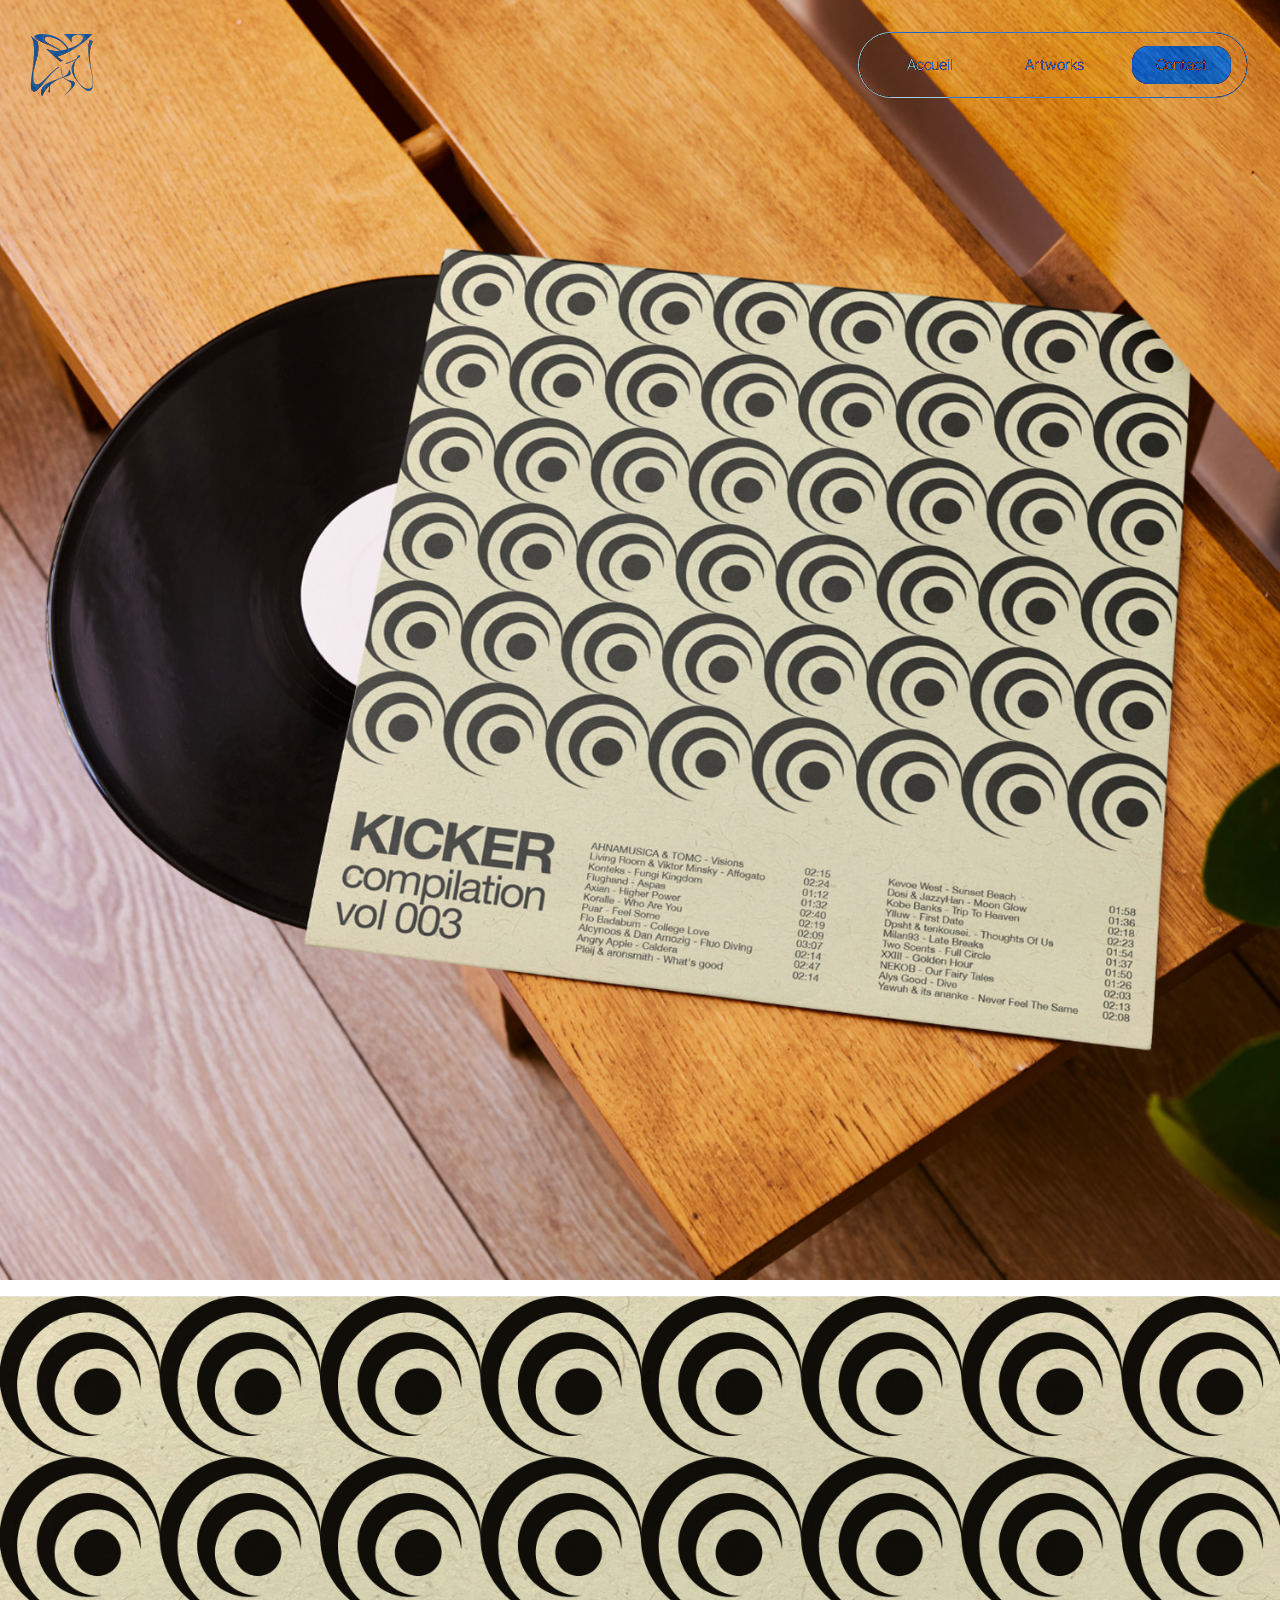
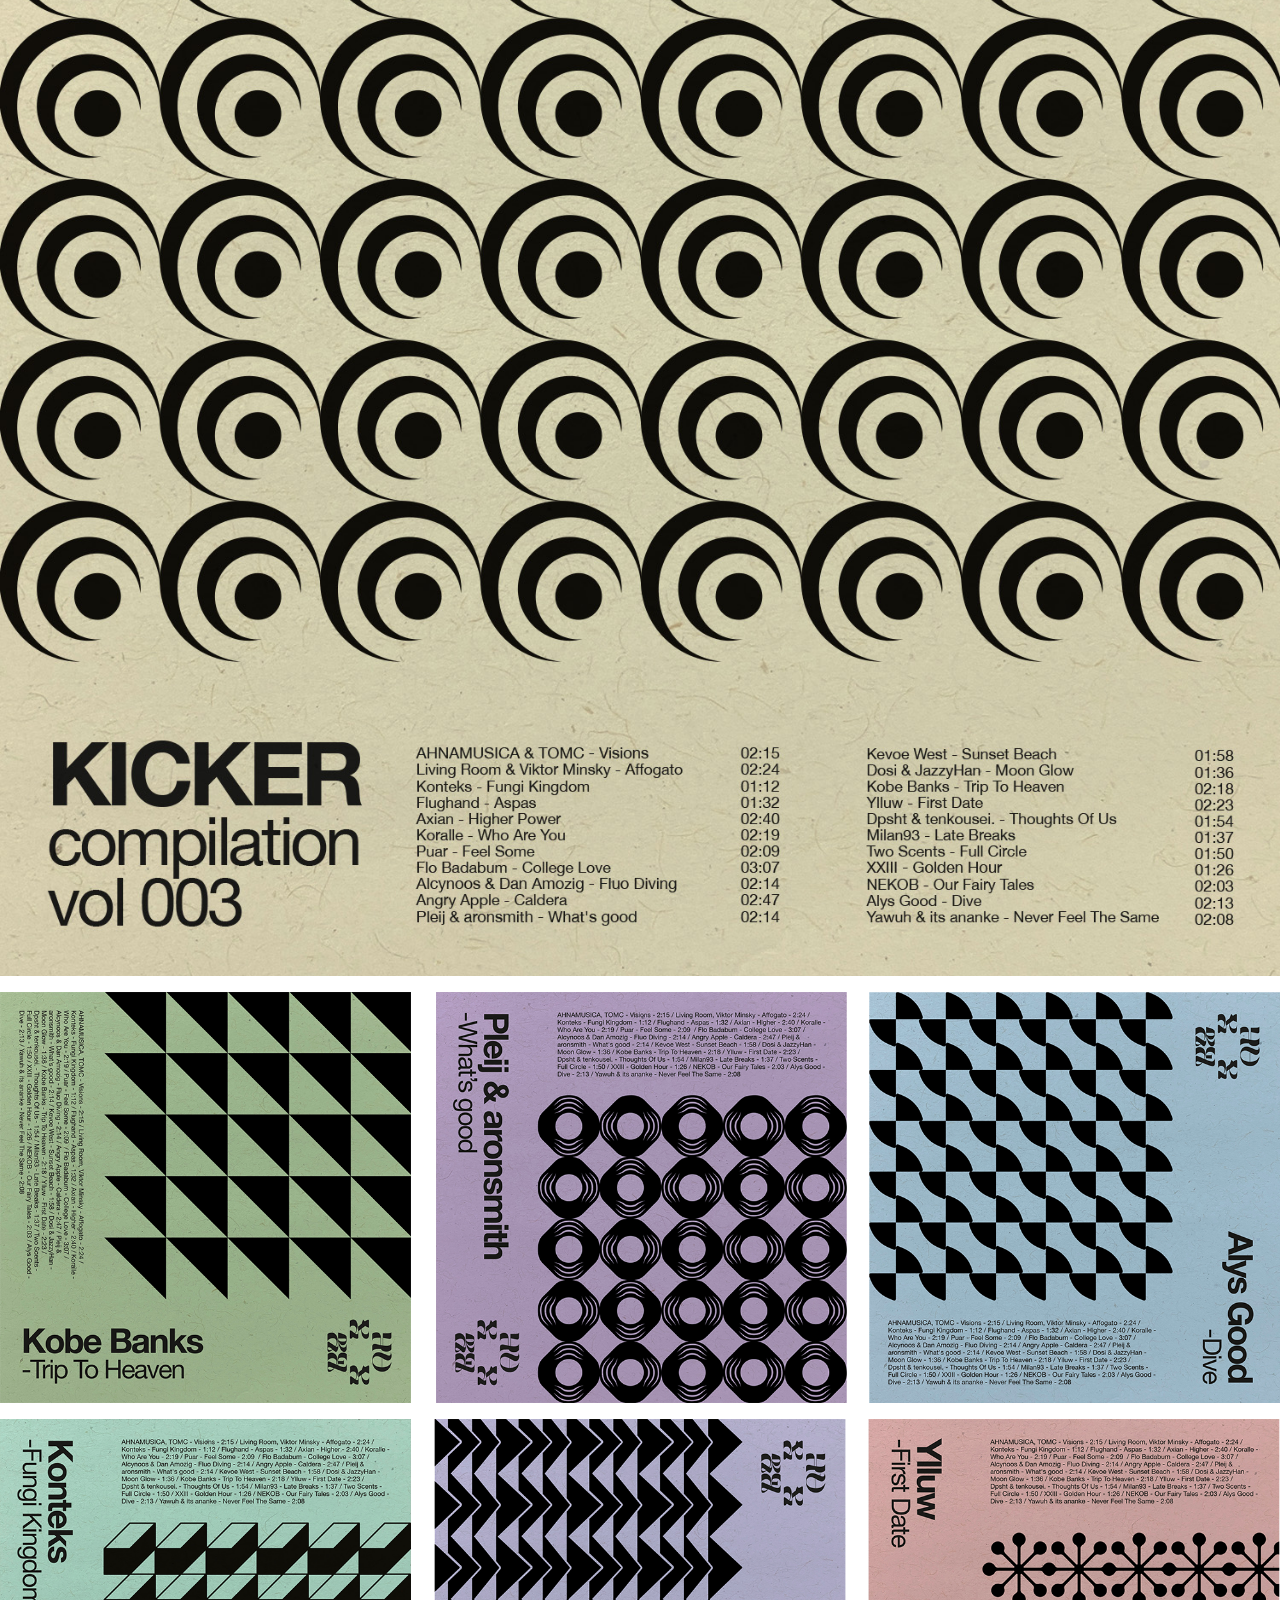
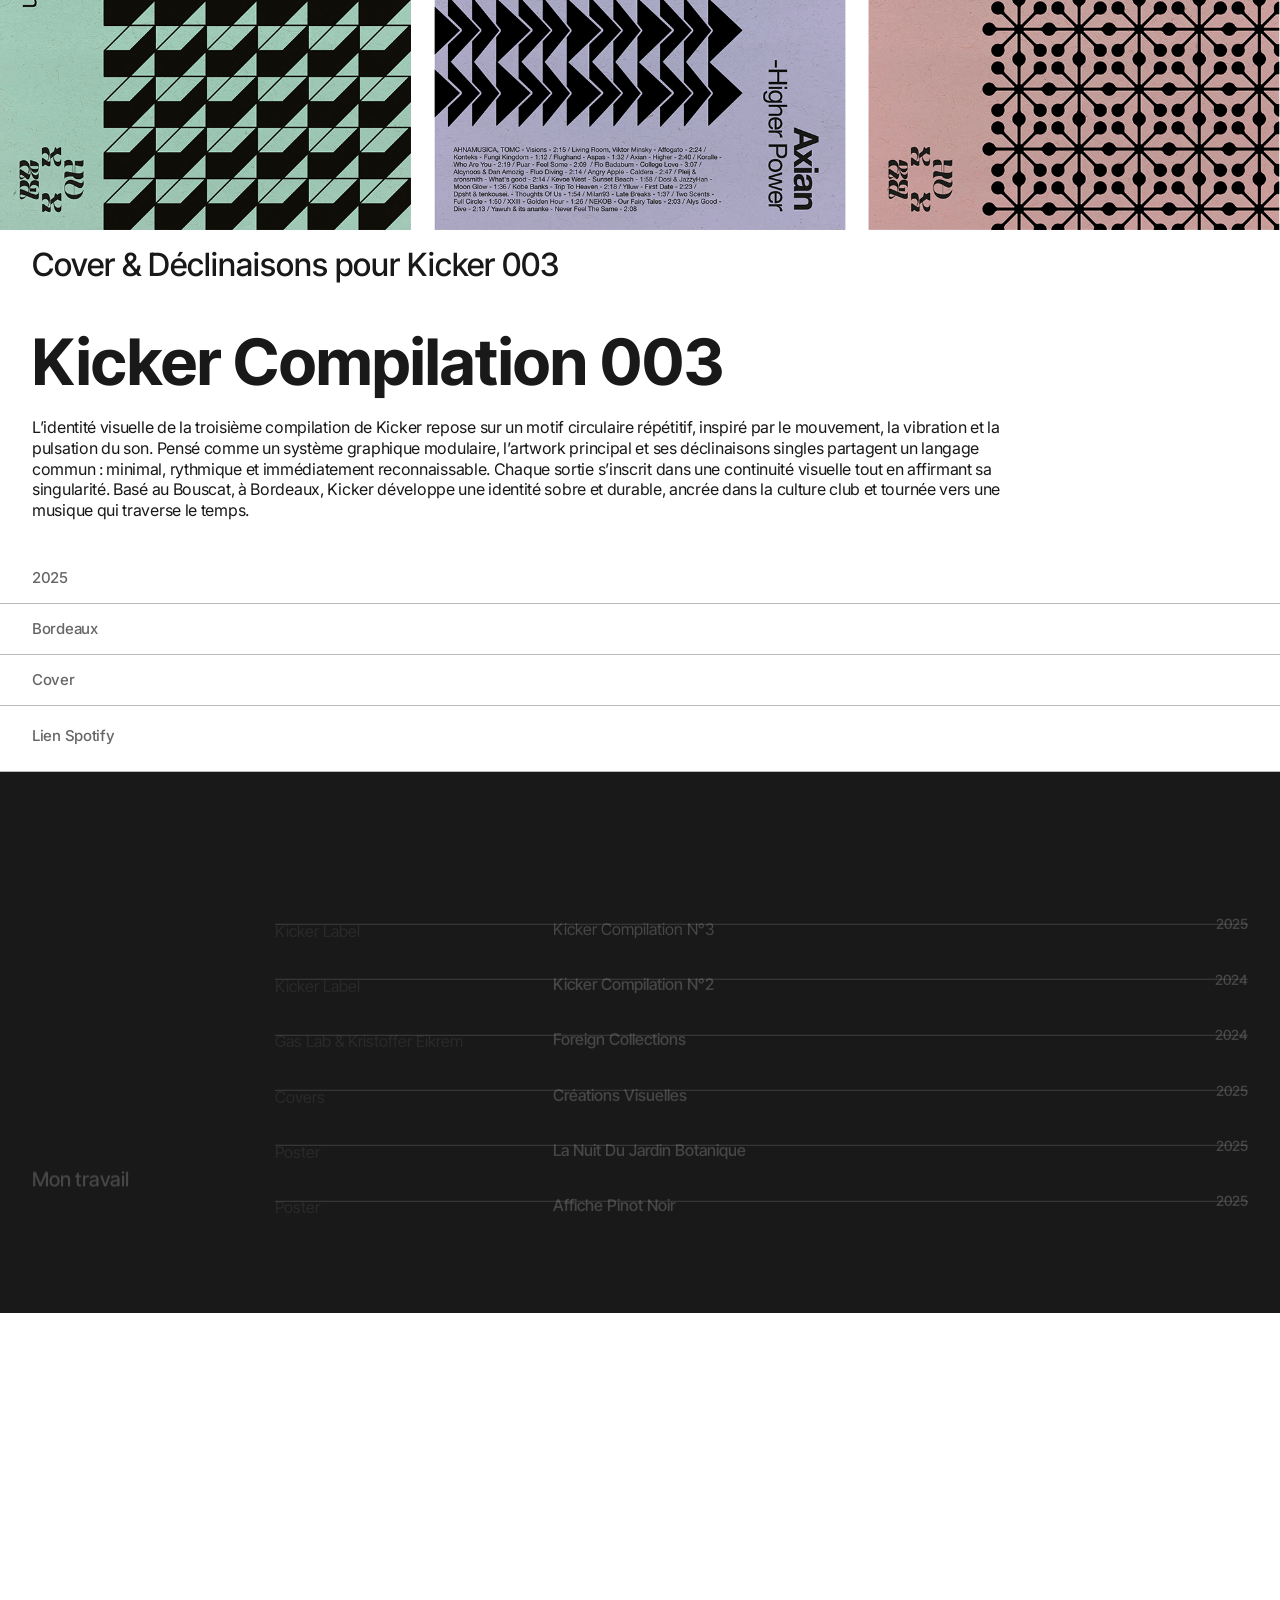
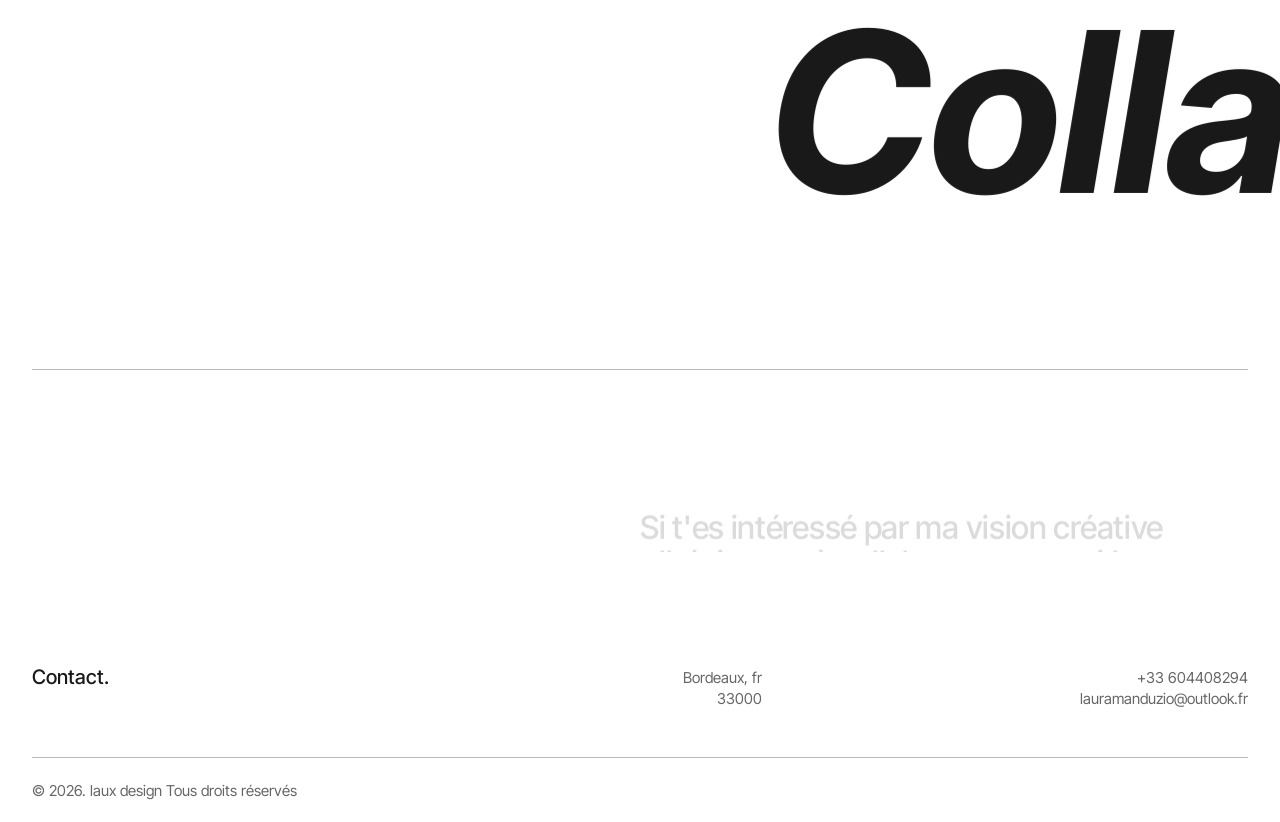
<file: work/kicker-compilation-003/index.html>
<!DOCTYPE html>
<html data-wf-domain="lauxdesign.art" data-wf-page="6971108cc2e95b160600ca95" data-wf-site="6971108cc2e95b160600ca46" lang="fr" data-wf-collection="6971108cc2e95b160600caac" data-wf-item-slug="kicker-compilation-003"><head><meta charset="utf-8"/><title>Kicker Compilation 003 | Laux Design</title><meta content="L’identité visuelle de la troisième compilation de Kicker repose sur un motif circulaire répétitif, inspiré par le mouvement, la vibration et la pulsation du son. Pensé comme un système graphique modulaire, l’artwork principal et ses déclinaisons singles partagent un langage commun : minimal, rythmique et immédiatement reconnaissable. Chaque sortie s’inscrit dans une continuité visuelle tout en affirmant sa singularité. Basé au Bouscat, à Bordeaux, Kicker développe une identité sobre et durable, ancrée dans la culture club et tournée vers une musique qui traverse le temps." name="description"/><meta content="width=device-width, initial-scale=1" name="viewport"/><link href="/css/laux-design.webflow.published.css?v=20260811-6" rel="stylesheet" type="text/css" crossorigin="anonymous"/><link href="https://fonts.googleapis.com" rel="preconnect"/><link href="https://fonts.gstatic.com" rel="preconnect" crossorigin="anonymous"/><script src="/js/webfont.js" type="text/javascript"></script><script type="text/javascript">WebFont.load({  google: {    families: ["Inter:300,400,500,600,700","Inter Tight:300,400,500,600,700"]  }});</script><script type="text/javascript">!function(o,c){var n=c.documentElement,t=" w-mod-";n.className+=t+"js",("ontouchstart"in o||o.DocumentTouch&&c instanceof DocumentTouch)&&(n.className+=t+"touch")}(window,document);</script><link href="/images/cms/69ab76392b1dd4bacb2b6498_favicon-32x32-844334c4.png" rel="shortcut icon" type="image/x-icon"/><link href="/images/cms/69b2300d344198516366875c_favicon-5ae189e2.png" rel="apple-touch-icon"/><link rel="canonical" href="https://lauxdesign.art/work/kicker-compilation-003/"/><meta name="robots" content="index,follow"/><meta property="og:type" content="website"/><meta property="og:title" content="Kicker Compilation 003 | Laux Design"/><meta property="og:description" content="L’identité visuelle de la troisième compilation de Kicker repose sur un motif circulaire répétitif, inspiré par le mouvement, la vibration et la pulsation du son. Pensé comme un système graphique modulaire, l’artwork principal et ses déclinaisons singles partagent un langage commun : minimal, rythmique et immédiatement reconnaissable. Chaque sortie s’inscrit dans une continuité visuelle tout en affirmant sa singularité. Basé au Bouscat, à Bordeaux, Kicker développe une identité sobre et durable, ancrée dans la culture club et tournée vers une musique qui traverse le temps."/><meta property="og:url" content="https://lauxdesign.art/work/kicker-compilation-003/"/><meta property="og:image" content="https://lauxdesign.art/images/cms/697550265c1fd236f51bb24f_mockup-63d44824.jpg"/><meta name="twitter:card" content="summary_large_image"/><meta name="twitter:title" content="Kicker Compilation 003 | Laux Design"/><meta name="twitter:description" content="L’identité visuelle de la troisième compilation de Kicker repose sur un motif circulaire répétitif, inspiré par le mouvement, la vibration et la pulsation du son. Pensé comme un système graphique modulaire, l’artwork principal et ses déclinaisons singles partagent un langage commun : minimal, rythmique et immédiatement reconnaissable. Chaque sortie s’inscrit dans une continuité visuelle tout en affirmant sa singularité. Basé au Bouscat, à Bordeaux, Kicker développe une identité sobre et durable, ancrée dans la culture club et tournée vers une musique qui traverse le temps."/><meta name="twitter:image" content="https://lauxdesign.art/images/cms/697550265c1fd236f51bb24f_mockup-63d44824.jpg"/></head><body><div class="header-wrapper-copy cms"><img width="70" alt="" src="/images/cms/69713225216290d1fdccf587_logo_blanc_site-503d8b50.svg" loading="lazy" class="image-4"/><a href="/index.html" class="link-block-3 w-inline-block"></a><div class="navigation tabeltte"><div data-w-id="46f9fa17-53d2-2382-75d0-90c4f6ebdbab" class="link-wrap"></div><a href="/index.html" class="navbar-link cta-link accueil-button">Accueil</a><a href="#Mon-travail" class="navbar-link cta-link artwotks-button">Artworks</a><a href="/index.html#A-PROPOS-DE-MOI" class="navbar-link cta-link a-propos-button a-propos">à propos</a><a href="#contact1" class="navbar-link cta-link contatc-button">Contact</a><div data-hover="false" data-delay="0" class="tablette w-dropdown"><div class="dropdown-toggle tableetee fezr w-dropdown-toggle"><div class="icon w-icon-dropdown-toggle"></div><div class="text-block-6">Menu</div></div><nav class="dropdown-list-2 w-dropdown-list"><div class="nav-noise"></div><a href="/index.html" class="dropdown-link-2 w-dropdown-link">Accueil</a><a href="/index.html#work" class="dropdown-link-2 w-dropdown-link">Artworks</a><a href="/index.html#A-PROPOS-DE-MOI" class="dropdown-link-3 w-dropdown-link">À propos</a><a href="#contact1" class="dropdown-link-4 w-dropdown-link">Contact</a></nav></div></div></div><div class="page-wrapper"><div class="header-wrapper-copy"><a href="/index.html" class="link-block-3 w-inline-block"></a></div><section class="work-item"><div class="work-item-container"><div class="collection-list-wrapper w-dyn-list"><div role="list" class="collection-list-5 w-dyn-items"><div role="listitem" class="w-dyn-item w-dyn-repeater-item"><img src="/images/cms/697550265c1fd236f51bb24f_mockup-63d44824.jpg" loading="lazy" width="Auto" height="Auto" alt="" sizes="100vw" class="image-item"/></div><div role="listitem" class="w-dyn-item w-dyn-repeater-item"><img src="/images/cms/697c0e01c41786991ef46397_00_COVER-32699898.jpg" loading="lazy" width="Auto" height="Auto" alt="" sizes="100vw" class="image-item"/></div><div role="listitem" class="w-dyn-item w-dyn-repeater-item"><img src="/images/cms/69a6fb45e026361f95b1587d_decli-242e11c6.png" loading="lazy" width="Auto" height="Auto" alt="" sizes="100vw" class="image-item"/></div><div role="listitem" class="w-dyn-item w-dyn-repeater-item"><img src="/images/cms/69a6fed27d403c2ab16d850e_decli_2-4e133021.png" loading="lazy" width="Auto" height="Auto" alt="" sizes="100vw" class="image-item"/></div></div><div class="w-dyn-hide w-dyn-empty"><div>No items found.</div></div></div><div class="small-introduction">Cover &amp; Déclinaisons pour Kicker 003</div><h1 class="item-title">Kicker Compilation 003</h1><div class="item-description">L’identité visuelle de la troisième compilation de Kicker repose sur un motif circulaire répétitif, inspiré par le mouvement, la vibration et la pulsation du son. Pensé comme un système graphique modulaire, l’artwork principal et ses déclinaisons singles partagent un langage commun : minimal, rythmique et immédiatement reconnaissable. Chaque sortie s’inscrit dans une continuité visuelle tout en affirmant sa singularité. Basé au Bouscat, à Bordeaux, Kicker développe une identité sobre et durable, ancrée dans la culture club et tournée vers une musique qui traverse le temps.</div><div class="item-info-wrapper kicker003 kicker-002"><div class="info-details"><div class="details-info">2025</div></div><div class="info-details"><div class="details-info">Bordeaux</div></div><div class="info-details"><div class="details-info">Cover</div></div><div class="info-details"><a href="https://open.spotify.com/intl-fr/album/11ie8TPkULhdHYGwDkyywZ" class="w-inline-block"><div class="details-info">Lien Spotify</div></a></div></div></div></section><section class="awards-section"><div id="Mon-travail" class="awards-container works"><div data-w-id="acbdbe3f-e494-2c85-7d1c-054c1371dcdc" style="opacity:0;-webkit-transform:translate3d(0, 100%, 0) scale3d(1, 1, 1) rotateX(0) rotateY(0) rotateZ(0) skew(0, 0);-moz-transform:translate3d(0, 100%, 0) scale3d(1, 1, 1) rotateX(0) rotateY(0) rotateZ(0) skew(0, 0);-ms-transform:translate3d(0, 100%, 0) scale3d(1, 1, 1) rotateX(0) rotateY(0) rotateZ(0) skew(0, 0);transform:translate3d(0, 100%, 0) scale3d(1, 1, 1) rotateX(0) rotateY(0) rotateZ(0) skew(0, 0)" class="heading-wrap shrink"><div class="section-heading padding title-works">Mon travail</div></div><div class="awards-wrapper"><div class="awards-block"><div data-w-id="acbdbe3f-e494-2c85-7d1c-054c1371dce1" style="opacity:0;-webkit-transform:translate3d(0, 100%, 0) scale3d(1, 1, 1) rotateX(0) rotateY(0) rotateZ(0) skew(0, 0);-moz-transform:translate3d(0, 100%, 0) scale3d(1, 1, 1) rotateX(0) rotateY(0) rotateZ(0) skew(0, 0);-ms-transform:translate3d(0, 100%, 0) scale3d(1, 1, 1) rotateX(0) rotateY(0) rotateZ(0) skew(0, 0);transform:translate3d(0, 100%, 0) scale3d(1, 1, 1) rotateX(0) rotateY(0) rotateZ(0) skew(0, 0)" class="awards-content"><div class="category-wrap"><div class="awards-category">Kicker Label</div></div><div id="w-node-acbdbe3f-e494-2c85-7d1c-054c1371dce5-0600ca95" class="award-name-wrap"><a href="/work/kicker-compilation-003/index.html" class="awards-name name-works">Kicker Compilation N°3</a></div><div id="w-node-acbdbe3f-e494-2c85-7d1c-054c1371dce8-0600ca95" class="year-wrap"><div class="awards-year ann-e">2025</div></div></div><div data-w-id="acbdbe3f-e494-2c85-7d1c-054c1371dceb" style="opacity:0;-webkit-transform:translate3d(0, 100%, 0) scale3d(1, 1, 1) rotateX(0) rotateY(0) rotateZ(0) skew(0, 0);-moz-transform:translate3d(0, 100%, 0) scale3d(1, 1, 1) rotateX(0) rotateY(0) rotateZ(0) skew(0, 0);-ms-transform:translate3d(0, 100%, 0) scale3d(1, 1, 1) rotateX(0) rotateY(0) rotateZ(0) skew(0, 0);transform:translate3d(0, 100%, 0) scale3d(1, 1, 1) rotateX(0) rotateY(0) rotateZ(0) skew(0, 0)" class="block-divider _100"></div><div data-w-id="acbdbe3f-e494-2c85-7d1c-054c1371dcec" style="opacity:0;-webkit-transform:translate3d(0, 100%, 0) scale3d(1, 1, 1) rotateX(0) rotateY(0) rotateZ(0) skew(0, 0);-moz-transform:translate3d(0, 100%, 0) scale3d(1, 1, 1) rotateX(0) rotateY(0) rotateZ(0) skew(0, 0);-ms-transform:translate3d(0, 100%, 0) scale3d(1, 1, 1) rotateX(0) rotateY(0) rotateZ(0) skew(0, 0);transform:translate3d(0, 100%, 0) scale3d(1, 1, 1) rotateX(0) rotateY(0) rotateZ(0) skew(0, 0)" class="awards-content"><div id="w-node-acbdbe3f-e494-2c85-7d1c-054c1371dced-0600ca95" class="category-wrap"><div class="awards-category">Kicker Label</div></div><div id="w-node-acbdbe3f-e494-2c85-7d1c-054c1371dcf0-0600ca95" class="award-name-wrap"><a href="/work/kicker-compilation-002/index.html" class="awards-name name-works">Kicker Compilation N°2</a></div><div id="w-node-acbdbe3f-e494-2c85-7d1c-054c1371dcf3-0600ca95" class="year-wrap"><div class="awards-year ann-e">2024</div></div></div><div data-w-id="acbdbe3f-e494-2c85-7d1c-054c1371dcf6" style="opacity:0;-webkit-transform:translate3d(0, 100%, 0) scale3d(1, 1, 1) rotateX(0) rotateY(0) rotateZ(0) skew(0, 0);-moz-transform:translate3d(0, 100%, 0) scale3d(1, 1, 1) rotateX(0) rotateY(0) rotateZ(0) skew(0, 0);-ms-transform:translate3d(0, 100%, 0) scale3d(1, 1, 1) rotateX(0) rotateY(0) rotateZ(0) skew(0, 0);transform:translate3d(0, 100%, 0) scale3d(1, 1, 1) rotateX(0) rotateY(0) rotateZ(0) skew(0, 0)" class="block-divider _100"></div><div data-w-id="acbdbe3f-e494-2c85-7d1c-054c1371dcf7" style="opacity:0;-webkit-transform:translate3d(0, 100%, 0) scale3d(1, 1, 1) rotateX(0) rotateY(0) rotateZ(0) skew(0, 0);-moz-transform:translate3d(0, 100%, 0) scale3d(1, 1, 1) rotateX(0) rotateY(0) rotateZ(0) skew(0, 0);-ms-transform:translate3d(0, 100%, 0) scale3d(1, 1, 1) rotateX(0) rotateY(0) rotateZ(0) skew(0, 0);transform:translate3d(0, 100%, 0) scale3d(1, 1, 1) rotateX(0) rotateY(0) rotateZ(0) skew(0, 0)" class="awards-content"><div class="awards-category">Gas Lab &amp; Kristoffer Eikrem</div><a href="/work/foreign-collections-/index.html" class="awards-name name-works">Foreign Collections</a><div id="w-node-acbdbe3f-e494-2c85-7d1c-054c1371dcfc-0600ca95" class="awards-year ann-e">2024</div></div><div data-w-id="acbdbe3f-e494-2c85-7d1c-054c1371dcfe" style="opacity:0;-webkit-transform:translate3d(0, 100%, 0) scale3d(1, 1, 1) rotateX(0) rotateY(0) rotateZ(0) skew(0, 0);-moz-transform:translate3d(0, 100%, 0) scale3d(1, 1, 1) rotateX(0) rotateY(0) rotateZ(0) skew(0, 0);-ms-transform:translate3d(0, 100%, 0) scale3d(1, 1, 1) rotateX(0) rotateY(0) rotateZ(0) skew(0, 0);transform:translate3d(0, 100%, 0) scale3d(1, 1, 1) rotateX(0) rotateY(0) rotateZ(0) skew(0, 0)" class="block-divider _100"></div><div data-w-id="acbdbe3f-e494-2c85-7d1c-054c1371dcff" style="opacity:0;-webkit-transform:translate3d(0, 100%, 0) scale3d(1, 1, 1) rotateX(0) rotateY(0) rotateZ(0) skew(0, 0);-moz-transform:translate3d(0, 100%, 0) scale3d(1, 1, 1) rotateX(0) rotateY(0) rotateZ(0) skew(0, 0);-ms-transform:translate3d(0, 100%, 0) scale3d(1, 1, 1) rotateX(0) rotateY(0) rotateZ(0) skew(0, 0);transform:translate3d(0, 100%, 0) scale3d(1, 1, 1) rotateX(0) rotateY(0) rotateZ(0) skew(0, 0)" class="awards-content"><div class="awards-category">Covers</div><a href="/work/creations-visuelles/index.html" class="awards-name name-works">Créations visuelles</a><div id="w-node-acbdbe3f-e494-2c85-7d1c-054c1371dd04-0600ca95" class="awards-year ann-e">2025</div></div><div data-w-id="acbdbe3f-e494-2c85-7d1c-054c1371dd06" style="opacity:0;-webkit-transform:translate3d(0, 100%, 0) scale3d(1, 1, 1) rotateX(0) rotateY(0) rotateZ(0) skew(0, 0);-moz-transform:translate3d(0, 100%, 0) scale3d(1, 1, 1) rotateX(0) rotateY(0) rotateZ(0) skew(0, 0);-ms-transform:translate3d(0, 100%, 0) scale3d(1, 1, 1) rotateX(0) rotateY(0) rotateZ(0) skew(0, 0);transform:translate3d(0, 100%, 0) scale3d(1, 1, 1) rotateX(0) rotateY(0) rotateZ(0) skew(0, 0)" class="block-divider _100"></div><div data-w-id="acbdbe3f-e494-2c85-7d1c-054c1371dd07" style="opacity:0;-webkit-transform:translate3d(0, 100%, 0) scale3d(1, 1, 1) rotateX(0) rotateY(0) rotateZ(0) skew(0, 0);-moz-transform:translate3d(0, 100%, 0) scale3d(1, 1, 1) rotateX(0) rotateY(0) rotateZ(0) skew(0, 0);-ms-transform:translate3d(0, 100%, 0) scale3d(1, 1, 1) rotateX(0) rotateY(0) rotateZ(0) skew(0, 0);transform:translate3d(0, 100%, 0) scale3d(1, 1, 1) rotateX(0) rotateY(0) rotateZ(0) skew(0, 0)" class="awards-content"><div class="awards-category">Poster</div><a href="/work/affiche-botanique/index.html" class="awards-name name-works">La nuit du Jardin Botanique</a><div id="w-node-acbdbe3f-e494-2c85-7d1c-054c1371dd0c-0600ca95" class="awards-year ann-e">2025</div></div><div data-w-id="5866b95c-c823-9c3c-b89d-36f2371d24bd" style="opacity:0;-webkit-transform:translate3d(0, 100%, 0) scale3d(1, 1, 1) rotateX(0) rotateY(0) rotateZ(0) skew(0, 0);-moz-transform:translate3d(0, 100%, 0) scale3d(1, 1, 1) rotateX(0) rotateY(0) rotateZ(0) skew(0, 0);-ms-transform:translate3d(0, 100%, 0) scale3d(1, 1, 1) rotateX(0) rotateY(0) rotateZ(0) skew(0, 0);transform:translate3d(0, 100%, 0) scale3d(1, 1, 1) rotateX(0) rotateY(0) rotateZ(0) skew(0, 0)" class="block-divider _100"></div><div data-w-id="2a8ab426-2637-2113-e89c-248d50eaa5da" style="opacity:0;-webkit-transform:translate3d(0, 100%, 0) scale3d(1, 1, 1) rotateX(0) rotateY(0) rotateZ(0) skew(0, 0);-moz-transform:translate3d(0, 100%, 0) scale3d(1, 1, 1) rotateX(0) rotateY(0) rotateZ(0) skew(0, 0);-ms-transform:translate3d(0, 100%, 0) scale3d(1, 1, 1) rotateX(0) rotateY(0) rotateZ(0) skew(0, 0);transform:translate3d(0, 100%, 0) scale3d(1, 1, 1) rotateX(0) rotateY(0) rotateZ(0) skew(0, 0)" class="awards-content"><div class="awards-category">Poster</div><a href="/work/affiche-pinot-noir/index.html" class="awards-name name-works">Affiche Pinot Noir</a><div id="w-node-_2a8ab426-2637-2113-e89c-248d50eaa5df-0600ca95" class="awards-year ann-e">2025</div></div><div data-w-id="acbdbe3f-e494-2c85-7d1c-054c1371dd0e" style="opacity:0;-webkit-transform:translate3d(0, 100%, 0) scale3d(1, 1, 1) rotateX(0) rotateY(0) rotateZ(0) skew(0, 0);-moz-transform:translate3d(0, 100%, 0) scale3d(1, 1, 1) rotateX(0) rotateY(0) rotateZ(0) skew(0, 0);-ms-transform:translate3d(0, 100%, 0) scale3d(1, 1, 1) rotateX(0) rotateY(0) rotateZ(0) skew(0, 0);transform:translate3d(0, 100%, 0) scale3d(1, 1, 1) rotateX(0) rotateY(0) rotateZ(0) skew(0, 0)" class="block-divider _100"></div></div></div></div></section><section id="contact" class="cta-section"><div class="cta-container"><div data-w-id="351e5c61-3a4d-5fed-9eb3-2098f4b6c527" class="cta-heading">Let’s </div><div data-w-id="351e5c61-3a4d-5fed-9eb3-2098f4b6c52a" class="cta-heading">Collaborate</div><div class="divider-h-100"></div><div data-w-id="351e5c61-3a4d-5fed-9eb3-2098f4b6c52c" class="colaborate-p dark">Si t&#x27;es intéressé par ma vision créative n&#x27;hésite pas à collaborer avec moi !</div></div></section><section id="contact" class="contact-section"><div id="contact1" class="contact-container"><div class="heading-wrap shrink"><div class="section-heading padding">Contact.</div></div><div class="contact-wrapper"><div class="contact-block"><div class="contact-info"><div class="contact-detail">Bordeaux, fr <br/>33000</div></div><div id="w-node-_56c98b5d-cf7a-afb0-707c-98e510b4fd21-10b4fd13" class="contact-info"><div class="contact-detail">+33 604408294</div><div class="contact-detail">lauramanduzio@outlook.fr</div></div><div class="contact-info"></div></div><div class="block-divider _100"></div></div></div></section><section class="footer-section"><div class="footer-container"><div class="copyright"><div class="copyright-text">© 2026. laux design Tous droits réservés</div></div><div class="utility-pages"></div></div></section></div><script src="/js/jquery-3.5.1.min.js" type="text/javascript" crossorigin="anonymous"></script><script src="/js/webflow.schunk.36b8fb49256177c8.js" type="text/javascript" crossorigin="anonymous"></script><script src="/js/webflow.schunk.4cb90a01504be4e5.js" type="text/javascript" crossorigin="anonymous"></script><script src="/js/webflow.d8a4d773.fa2ee7edd6c17b12.js" type="text/javascript" crossorigin="anonymous"></script><script src="/js/responsive-cta.js?v=20260811" type="text/javascript"></script></body></html>
</file>
<file: css/laux-design.webflow.published.css>
html {
  -webkit-text-size-adjust: 100%;
  -ms-text-size-adjust: 100%;
  font-family: sans-serif;
}

body {
  margin: 0;
}

article, aside, details, figcaption, figure, footer, header, hgroup, main, menu, nav, section, summary {
  display: block;
}

audio, canvas, progress, video {
  vertical-align: baseline;
  display: inline-block;
}

audio:not([controls]) {
  height: 0;
  display: none;
}

[hidden], template {
  display: none;
}

a {
  background-color: #0000;
}

a:active, a:hover {
  outline: 0;
}

abbr[title] {
  border-bottom: 1px dotted;
}

b, strong {
  font-weight: bold;
}

dfn {
  font-style: italic;
}

h1 {
  margin: .67em 0;
  font-size: 2em;
}

mark {
  color: #000;
  background: #ff0;
}

small {
  font-size: 80%;
}

sub, sup {
  vertical-align: baseline;
  font-size: 75%;
  line-height: 0;
  position: relative;
}

sup {
  top: -.5em;
}

sub {
  bottom: -.25em;
}

img {
  border: 0;
}

svg:not(:root) {
  overflow: hidden;
}

hr {
  box-sizing: content-box;
  height: 0;
}

pre {
  overflow: auto;
}

code, kbd, pre, samp {
  font-family: monospace;
  font-size: 1em;
}

button, input, optgroup, select, textarea {
  color: inherit;
  font: inherit;
  margin: 0;
}

button {
  overflow: visible;
}

button, select {
  text-transform: none;
}

button, html input[type="button"], input[type="reset"] {
  -webkit-appearance: button;
  cursor: pointer;
}

button[disabled], html input[disabled] {
  cursor: default;
}

button::-moz-focus-inner, input::-moz-focus-inner {
  border: 0;
  padding: 0;
}

input {
  line-height: normal;
}

input[type="checkbox"], input[type="radio"] {
  box-sizing: border-box;
  padding: 0;
}

input[type="number"]::-webkit-inner-spin-button, input[type="number"]::-webkit-outer-spin-button {
  height: auto;
}

input[type="search"] {
  -webkit-appearance: none;
}

input[type="search"]::-webkit-search-cancel-button, input[type="search"]::-webkit-search-decoration {
  -webkit-appearance: none;
}

legend {
  border: 0;
  padding: 0;
}

textarea {
  overflow: auto;
}

optgroup {
  font-weight: bold;
}

table {
  border-collapse: collapse;
  border-spacing: 0;
}

td, th {
  padding: 0;
}

@font-face {
  font-family: webflow-icons;
  src: url("[data-uri]") format("truetype");
  font-weight: normal;
  font-style: normal;
}

[class^="w-icon-"], [class*=" w-icon-"] {
  speak: none;
  font-variant: normal;
  text-transform: none;
  -webkit-font-smoothing: antialiased;
  -moz-osx-font-smoothing: grayscale;
  font-style: normal;
  font-weight: normal;
  line-height: 1;
  font-family: webflow-icons !important;
}

.w-icon-slider-right:before {
  content: "";
}

.w-icon-slider-left:before {
  content: "";
}

.w-icon-nav-menu:before {
  content: "";
}

.w-icon-arrow-down:before, .w-icon-dropdown-toggle:before {
  content: "";
}

.w-icon-file-upload-remove:before {
  content: "";
}

.w-icon-file-upload-icon:before {
  content: "";
}

* {
  box-sizing: border-box;
}

html {
  height: 100%;
}

body {
  color: #333;
  background-color: #fff;
  min-height: 100%;
  margin: 0;
  font-family: Arial, sans-serif;
  font-size: 14px;
  line-height: 20px;
}

img {
  vertical-align: middle;
  max-width: 100%;
  display: inline-block;
}

html.w-mod-touch * {
  background-attachment: scroll !important;
}

.w-block {
  display: block;
}

.w-inline-block {
  max-width: 100%;
  display: inline-block;
}

.w-clearfix:before, .w-clearfix:after {
  content: " ";
  grid-area: 1 / 1 / 2 / 2;
  display: table;
}

.w-clearfix:after {
  clear: both;
}

.w-hidden {
  display: none;
}

.w-button {
  color: #fff;
  line-height: inherit;
  cursor: pointer;
  background-color: #3898ec;
  border: 0;
  border-radius: 0;
  padding: 9px 15px;
  text-decoration: none;
  display: inline-block;
}

input.w-button {
  -webkit-appearance: button;
}

html[data-w-dynpage] [data-w-cloak] {
  color: #0000 !important;
}

.w-code-block {
  margin: unset;
}

pre.w-code-block code {
  all: inherit;
}

pre.w-code-block code > span {
  display: block !important;
}

.w-optimization {
  display: contents;
}

.w-webflow-badge, .w-webflow-badge > img {
  box-sizing: unset;
  width: unset;
  height: unset;
  max-height: unset;
  max-width: unset;
  min-height: unset;
  min-width: unset;
  margin: unset;
  padding: unset;
  float: unset;
  clear: unset;
  border: unset;
  border-radius: unset;
  background: unset;
  background-image: unset;
  background-position: unset;
  background-size: unset;
  background-repeat: unset;
  background-origin: unset;
  background-clip: unset;
  background-attachment: unset;
  background-color: unset;
  box-shadow: unset;
  transform: unset;
  direction: unset;
  font-family: unset;
  font-weight: unset;
  color: unset;
  font-size: unset;
  line-height: unset;
  font-style: unset;
  font-variant: unset;
  text-align: unset;
  letter-spacing: unset;
  -webkit-text-decoration: unset;
  text-decoration: unset;
  text-indent: unset;
  text-transform: unset;
  list-style-type: unset;
  text-shadow: unset;
  vertical-align: unset;
  cursor: unset;
  white-space: unset;
  word-break: unset;
  word-spacing: unset;
  word-wrap: unset;
  transition: unset;
}

.w-webflow-badge {
  white-space: nowrap;
  cursor: pointer;
  box-shadow: 0 0 0 1px #0000001a, 0 1px 3px #0000001a;
  visibility: visible !important;
  opacity: 1 !important;
  z-index: 2147483647 !important;
  color: #aaadb0 !important;
  width: auto !important;
  height: auto !important;
  overflow: unset !important;
  background-color: #fff !important;
  border-radius: 3px !important;
  margin: 0 !important;
  padding: 6px !important;
  font-size: 12px !important;
  line-height: 14px !important;
  text-decoration: none !important;
  display: inline-block !important;
  position: fixed !important;
  inset: auto 12px 12px auto !important;
  transform: none !important;
}

.w-webflow-badge > img {
  position: unset;
  visibility: unset !important;
  opacity: 1 !important;
  vertical-align: middle !important;
  display: inline-block !important;
}

h1, h2, h3, h4, h5, h6 {
  margin-bottom: 10px;
  font-weight: bold;
}

h1 {
  margin-top: 20px;
  font-size: 38px;
  line-height: 44px;
}

h2 {
  margin-top: 20px;
  font-size: 32px;
  line-height: 36px;
}

h3 {
  margin-top: 20px;
  font-size: 24px;
  line-height: 30px;
}

h4 {
  margin-top: 10px;
  font-size: 18px;
  line-height: 24px;
}

h5 {
  margin-top: 10px;
  font-size: 14px;
  line-height: 20px;
}

h6 {
  margin-top: 10px;
  font-size: 12px;
  line-height: 18px;
}

p {
  margin-top: 0;
  margin-bottom: 10px;
}

blockquote {
  border-left: 5px solid #e2e2e2;
  margin: 0 0 10px;
  padding: 10px 20px;
  font-size: 18px;
  line-height: 22px;
}

figure {
  margin: 0 0 10px;
}

figcaption {
  text-align: center;
  margin-top: 5px;
}

ul, ol {
  margin-top: 0;
  margin-bottom: 10px;
  padding-left: 40px;
}

.w-list-unstyled {
  padding-left: 0;
  list-style: none;
}

.w-embed:before, .w-embed:after {
  content: " ";
  grid-area: 1 / 1 / 2 / 2;
  display: table;
}

.w-embed:after {
  clear: both;
}

.w-video {
  width: 100%;
  padding: 0;
  position: relative;
}

.w-video iframe, .w-video object, .w-video embed {
  border: none;
  width: 100%;
  height: 100%;
  position: absolute;
  top: 0;
  left: 0;
}

fieldset {
  border: 0;
  margin: 0;
  padding: 0;
}

button, [type="button"], [type="reset"] {
  cursor: pointer;
  -webkit-appearance: button;
  border: 0;
}

.w-form {
  margin: 0 0 15px;
}

.w-form-done {
  text-align: center;
  background-color: #ddd;
  padding: 20px;
  display: none;
}

.w-form-fail {
  background-color: #ffdede;
  margin-top: 10px;
  padding: 10px;
  display: none;
}

label {
  margin-bottom: 5px;
  font-weight: bold;
  display: block;
}

.w-input, .w-select {
  color: #333;
  vertical-align: middle;
  background-color: #fff;
  border: 1px solid #ccc;
  width: 100%;
  height: 38px;
  margin-bottom: 10px;
  padding: 8px 12px;
  font-size: 14px;
  line-height: 1.42857;
  display: block;
}

.w-input::placeholder, .w-select::placeholder {
  color: #999;
}

.w-input:focus, .w-select:focus {
  border-color: #3898ec;
  outline: 0;
}

.w-input[disabled], .w-select[disabled], .w-input[readonly], .w-select[readonly], fieldset[disabled] .w-input, fieldset[disabled] .w-select {
  cursor: not-allowed;
}

.w-input[disabled]:not(.w-input-disabled), .w-select[disabled]:not(.w-input-disabled), .w-input[readonly], .w-select[readonly], fieldset[disabled]:not(.w-input-disabled) .w-input, fieldset[disabled]:not(.w-input-disabled) .w-select {
  background-color: #eee;
}

textarea.w-input, textarea.w-select {
  height: auto;
}

.w-select {
  background-color: #f3f3f3;
}

.w-select[multiple] {
  height: auto;
}

.w-form-label {
  cursor: pointer;
  margin-bottom: 0;
  font-weight: normal;
  display: inline-block;
}

.w-radio {
  margin-bottom: 5px;
  padding-left: 20px;
  display: block;
}

.w-radio:before, .w-radio:after {
  content: " ";
  grid-area: 1 / 1 / 2 / 2;
  display: table;
}

.w-radio:after {
  clear: both;
}

.w-radio-input {
  float: left;
  margin: 3px 0 0 -20px;
  line-height: normal;
}

.w-file-upload {
  margin-bottom: 10px;
  display: block;
}

.w-file-upload-input {
  opacity: 0;
  z-index: -100;
  width: .1px;
  height: .1px;
  position: absolute;
  overflow: hidden;
}

.w-file-upload-default, .w-file-upload-uploading, .w-file-upload-success {
  color: #333;
  display: inline-block;
}

.w-file-upload-error {
  margin-top: 10px;
  display: block;
}

.w-file-upload-default.w-hidden, .w-file-upload-uploading.w-hidden, .w-file-upload-error.w-hidden, .w-file-upload-success.w-hidden {
  display: none;
}

.w-file-upload-uploading-btn {
  cursor: pointer;
  background-color: #fafafa;
  border: 1px solid #ccc;
  margin: 0;
  padding: 8px 12px;
  font-size: 14px;
  font-weight: normal;
  display: flex;
}

.w-file-upload-file {
  background-color: #fafafa;
  border: 1px solid #ccc;
  flex-grow: 1;
  justify-content: space-between;
  margin: 0;
  padding: 8px 9px 8px 11px;
  display: flex;
}

.w-file-upload-file-name {
  font-size: 14px;
  font-weight: normal;
  display: block;
}

.w-file-remove-link {
  cursor: pointer;
  width: auto;
  height: auto;
  margin-top: 3px;
  margin-left: 10px;
  padding: 3px;
  display: block;
}

.w-icon-file-upload-remove {
  margin: auto;
  font-size: 10px;
}

.w-file-upload-error-msg {
  color: #ea384c;
  padding: 2px 0;
  display: inline-block;
}

.w-file-upload-info {
  padding: 0 12px;
  line-height: 38px;
  display: inline-block;
}

.w-file-upload-label {
  cursor: pointer;
  background-color: #fafafa;
  border: 1px solid #ccc;
  margin: 0;
  padding: 8px 12px;
  font-size: 14px;
  font-weight: normal;
  display: inline-block;
}

.w-icon-file-upload-icon, .w-icon-file-upload-uploading {
  width: 20px;
  margin-right: 8px;
  display: inline-block;
}

.w-icon-file-upload-uploading {
  height: 20px;
}

.w-container {
  max-width: 940px;
  margin-left: auto;
  margin-right: auto;
}

.w-container:before, .w-container:after {
  content: " ";
  grid-area: 1 / 1 / 2 / 2;
  display: table;
}

.w-container:after {
  clear: both;
}

.w-container .w-row {
  margin-left: -10px;
  margin-right: -10px;
}

.w-row:before, .w-row:after {
  content: " ";
  grid-area: 1 / 1 / 2 / 2;
  display: table;
}

.w-row:after {
  clear: both;
}

.w-row .w-row {
  margin-left: 0;
  margin-right: 0;
}

.w-col {
  float: left;
  width: 100%;
  min-height: 1px;
  padding-left: 10px;
  padding-right: 10px;
  position: relative;
}

.w-col .w-col {
  padding-left: 0;
  padding-right: 0;
}

.w-col-1 {
  width: 8.33333%;
}

.w-col-2 {
  width: 16.6667%;
}

.w-col-3 {
  width: 25%;
}

.w-col-4 {
  width: 33.3333%;
}

.w-col-5 {
  width: 41.6667%;
}

.w-col-6 {
  width: 50%;
}

.w-col-7 {
  width: 58.3333%;
}

.w-col-8 {
  width: 66.6667%;
}

.w-col-9 {
  width: 75%;
}

.w-col-10 {
  width: 83.3333%;
}

.w-col-11 {
  width: 91.6667%;
}

.w-col-12 {
  width: 100%;
}

.w-hidden-main {
  display: none !important;
}

@media screen and (max-width: 991px) {
  .w-container {
    max-width: 728px;
  }

  .w-hidden-main {
    display: inherit !important;
  }

  .w-hidden-medium {
    display: none !important;
  }

  .w-col-medium-1 {
    width: 8.33333%;
  }

  .w-col-medium-2 {
    width: 16.6667%;
  }

  .w-col-medium-3 {
    width: 25%;
  }

  .w-col-medium-4 {
    width: 33.3333%;
  }

  .w-col-medium-5 {
    width: 41.6667%;
  }

  .w-col-medium-6 {
    width: 50%;
  }

  .w-col-medium-7 {
    width: 58.3333%;
  }

  .w-col-medium-8 {
    width: 66.6667%;
  }

  .w-col-medium-9 {
    width: 75%;
  }

  .w-col-medium-10 {
    width: 83.3333%;
  }

  .w-col-medium-11 {
    width: 91.6667%;
  }

  .w-col-medium-12 {
    width: 100%;
  }

  .w-col-stack {
    width: 100%;
    left: auto;
    right: auto;
  }
}

@media screen and (max-width: 767px) {
  .w-hidden-main, .w-hidden-medium {
    display: inherit !important;
  }

  .w-hidden-small {
    display: none !important;
  }

  .w-row, .w-container .w-row {
    margin-left: 0;
    margin-right: 0;
  }

  .w-col {
    width: 100%;
    left: auto;
    right: auto;
  }

  .w-col-small-1 {
    width: 8.33333%;
  }

  .w-col-small-2 {
    width: 16.6667%;
  }

  .w-col-small-3 {
    width: 25%;
  }

  .w-col-small-4 {
    width: 33.3333%;
  }

  .w-col-small-5 {
    width: 41.6667%;
  }

  .w-col-small-6 {
    width: 50%;
  }

  .w-col-small-7 {
    width: 58.3333%;
  }

  .w-col-small-8 {
    width: 66.6667%;
  }

  .w-col-small-9 {
    width: 75%;
  }

  .w-col-small-10 {
    width: 83.3333%;
  }

  .w-col-small-11 {
    width: 91.6667%;
  }

  .w-col-small-12 {
    width: 100%;
  }
}

@media screen and (max-width: 479px) {
  .w-container {
    max-width: none;
  }

  .w-hidden-main, .w-hidden-medium, .w-hidden-small {
    display: inherit !important;
  }

  .w-hidden-tiny {
    display: none !important;
  }

  .w-col {
    width: 100%;
  }

  .w-col-tiny-1 {
    width: 8.33333%;
  }

  .w-col-tiny-2 {
    width: 16.6667%;
  }

  .w-col-tiny-3 {
    width: 25%;
  }

  .w-col-tiny-4 {
    width: 33.3333%;
  }

  .w-col-tiny-5 {
    width: 41.6667%;
  }

  .w-col-tiny-6 {
    width: 50%;
  }

  .w-col-tiny-7 {
    width: 58.3333%;
  }

  .w-col-tiny-8 {
    width: 66.6667%;
  }

  .w-col-tiny-9 {
    width: 75%;
  }

  .w-col-tiny-10 {
    width: 83.3333%;
  }

  .w-col-tiny-11 {
    width: 91.6667%;
  }

  .w-col-tiny-12 {
    width: 100%;
  }
}

/* Static-site fix: let Webflow animate the CTA, then complete it near the page end. */
@media screen and (max-width: 991px) {
  html.cta-scroll-end .cta-section .cta-heading {
    transition: transform 350ms cubic-bezier(.22, 1, .36, 1);
    transform: translate3d(0, 0, 0) !important;
  }
}

.w-widget {
  position: relative;
}

.w-widget-map {
  width: 100%;
  height: 400px;
}

.w-widget-map label {
  width: auto;
  display: inline;
}

.w-widget-map img {
  max-width: inherit;
}

.w-widget-map .gm-style-iw {
  text-align: center;
}

.w-widget-map .gm-style-iw > button {
  display: none !important;
}

.w-widget-twitter {
  overflow: hidden;
}

.w-widget-twitter-count-shim {
  vertical-align: top;
  text-align: center;
  background: #fff;
  border: 1px solid #758696;
  border-radius: 3px;
  width: 28px;
  height: 20px;
  display: inline-block;
  position: relative;
}

.w-widget-twitter-count-shim * {
  pointer-events: none;
  -webkit-user-select: none;
  user-select: none;
}

.w-widget-twitter-count-shim .w-widget-twitter-count-inner {
  text-align: center;
  color: #999;
  font-family: serif;
  font-size: 15px;
  line-height: 12px;
  position: relative;
}

.w-widget-twitter-count-shim .w-widget-twitter-count-clear {
  display: block;
  position: relative;
}

.w-widget-twitter-count-shim.w--large {
  width: 36px;
  height: 28px;
}

.w-widget-twitter-count-shim.w--large .w-widget-twitter-count-inner {
  font-size: 18px;
  line-height: 18px;
}

.w-widget-twitter-count-shim:not(.w--vertical) {
  margin-left: 5px;
  margin-right: 8px;
}

.w-widget-twitter-count-shim:not(.w--vertical).w--large {
  margin-left: 6px;
}

.w-widget-twitter-count-shim:not(.w--vertical):before, .w-widget-twitter-count-shim:not(.w--vertical):after {
  content: " ";
  pointer-events: none;
  border: solid #0000;
  width: 0;
  height: 0;
  position: absolute;
  top: 50%;
  left: 0;
}

.w-widget-twitter-count-shim:not(.w--vertical):before {
  border-width: 4px;
  border-color: #75869600 #5d6c7b #75869600 #75869600;
  margin-top: -4px;
  margin-left: -9px;
}

.w-widget-twitter-count-shim:not(.w--vertical).w--large:before {
  border-width: 5px;
  margin-top: -5px;
  margin-left: -10px;
}

.w-widget-twitter-count-shim:not(.w--vertical):after {
  border-width: 4px;
  border-color: #fff0 #fff #fff0 #fff0;
  margin-top: -4px;
  margin-left: -8px;
}

.w-widget-twitter-count-shim:not(.w--vertical).w--large:after {
  border-width: 5px;
  margin-top: -5px;
  margin-left: -9px;
}

.w-widget-twitter-count-shim.w--vertical {
  width: 61px;
  height: 33px;
  margin-bottom: 8px;
}

.w-widget-twitter-count-shim.w--vertical:before, .w-widget-twitter-count-shim.w--vertical:after {
  content: " ";
  pointer-events: none;
  border: solid #0000;
  width: 0;
  height: 0;
  position: absolute;
  top: 100%;
  left: 50%;
}

.w-widget-twitter-count-shim.w--vertical:before {
  border-width: 5px;
  border-color: #5d6c7b #75869600 #75869600;
  margin-left: -5px;
}

.w-widget-twitter-count-shim.w--vertical:after {
  border-width: 4px;
  border-color: #fff #fff0 #fff0;
  margin-left: -4px;
}

.w-widget-twitter-count-shim.w--vertical .w-widget-twitter-count-inner {
  font-size: 18px;
  line-height: 22px;
}

.w-widget-twitter-count-shim.w--vertical.w--large {
  width: 76px;
}

.w-background-video {
  color: #fff;
  height: 500px;
  position: relative;
  overflow: hidden;
}

.w-background-video > video {
  object-fit: cover;
  z-index: -100;
  background-position: 50%;
  background-size: cover;
  width: 100%;
  height: 100%;
  margin: auto;
  position: absolute;
  inset: -100%;
}

.w-background-video > video::-webkit-media-controls-start-playback-button {
  -webkit-appearance: none;
  display: none !important;
}

.w-background-video--control {
  background-color: #0000;
  padding: 0;
  position: absolute;
  bottom: 1em;
  right: 1em;
}

.w-background-video--control > [hidden] {
  display: none !important;
}

.w-slider {
  text-align: center;
  clear: both;
  -webkit-tap-highlight-color: #0000;
  tap-highlight-color: #0000;
  background: #ddd;
  height: 300px;
  position: relative;
}

.w-slider-mask {
  z-index: 1;
  white-space: nowrap;
  height: 100%;
  display: block;
  position: relative;
  left: 0;
  right: 0;
  overflow: hidden;
}

.w-slide {
  vertical-align: top;
  white-space: normal;
  text-align: left;
  width: 100%;
  height: 100%;
  display: inline-block;
  position: relative;
}

.w-slider-nav {
  z-index: 2;
  text-align: center;
  -webkit-tap-highlight-color: #0000;
  tap-highlight-color: #0000;
  height: 40px;
  margin: auto;
  padding-top: 10px;
  position: absolute;
  inset: auto 0 0;
}

.w-slider-nav.w-round > div {
  border-radius: 100%;
}

.w-slider-nav.w-num > div {
  width: auto;
  height: auto;
  font-size: inherit;
  line-height: inherit;
  padding: .2em .5em;
}

.w-slider-nav.w-shadow > div {
  box-shadow: 0 0 3px #3336;
}

.w-slider-nav-invert {
  color: #fff;
}

.w-slider-nav-invert > div {
  background-color: #2226;
}

.w-slider-nav-invert > div.w-active {
  background-color: #222;
}

.w-slider-dot {
  cursor: pointer;
  background-color: #fff6;
  width: 1em;
  height: 1em;
  margin: 0 3px .5em;
  transition: background-color .1s, color .1s;
  display: inline-block;
  position: relative;
}

.w-slider-dot.w-active {
  background-color: #fff;
}

.w-slider-dot:focus {
  outline: none;
  box-shadow: 0 0 0 2px #fff;
}

.w-slider-dot:focus.w-active {
  box-shadow: none;
}

.w-slider-arrow-left, .w-slider-arrow-right {
  cursor: pointer;
  color: #fff;
  -webkit-tap-highlight-color: #0000;
  tap-highlight-color: #0000;
  -webkit-user-select: none;
  user-select: none;
  width: 80px;
  margin: auto;
  font-size: 40px;
  position: absolute;
  inset: 0;
  overflow: hidden;
}

.w-slider-arrow-left [class^="w-icon-"], .w-slider-arrow-right [class^="w-icon-"], .w-slider-arrow-left [class*=" w-icon-"], .w-slider-arrow-right [class*=" w-icon-"] {
  position: absolute;
}

.w-slider-arrow-left:focus, .w-slider-arrow-right:focus {
  outline: 0;
}

.w-slider-arrow-left {
  z-index: 3;
  right: auto;
}

.w-slider-arrow-right {
  z-index: 4;
  left: auto;
}

.w-icon-slider-left, .w-icon-slider-right {
  width: 1em;
  height: 1em;
  margin: auto;
  inset: 0;
}

.w-slider-aria-label {
  clip: rect(0 0 0 0);
  border: 0;
  width: 1px;
  height: 1px;
  margin: -1px;
  padding: 0;
  position: absolute;
  overflow: hidden;
}

.w-slider-force-show {
  display: block !important;
}

.w-dropdown {
  text-align: left;
  z-index: 900;
  margin-left: auto;
  margin-right: auto;
  display: inline-block;
  position: relative;
}

.w-dropdown-btn, .w-dropdown-toggle, .w-dropdown-link {
  vertical-align: top;
  color: #222;
  text-align: left;
  white-space: nowrap;
  margin-left: auto;
  margin-right: auto;
  padding: 20px;
  text-decoration: none;
  position: relative;
}

.w-dropdown-toggle {
  -webkit-user-select: none;
  user-select: none;
  cursor: pointer;
  padding-right: 40px;
  display: inline-block;
}

.w-dropdown-toggle:focus {
  outline: 0;
}

.w-icon-dropdown-toggle {
  width: 1em;
  height: 1em;
  margin: auto 20px auto auto;
  position: absolute;
  top: 0;
  bottom: 0;
  right: 0;
}

.w-dropdown-list {
  background: #ddd;
  min-width: 100%;
  display: none;
  position: absolute;
}

.w-dropdown-list.w--open {
  display: block;
}

.w-dropdown-link {
  color: #222;
  padding: 10px 20px;
  display: block;
}

.w-dropdown-link.w--current {
  color: #0082f3;
}

.w-dropdown-link:focus {
  outline: 0;
}

@media screen and (max-width: 767px) {
  .w-nav-brand {
    padding-left: 10px;
  }
}

.w-lightbox-backdrop {
  cursor: auto;
  letter-spacing: normal;
  text-indent: 0;
  text-shadow: none;
  text-transform: none;
  visibility: visible;
  white-space: normal;
  word-break: normal;
  word-spacing: normal;
  word-wrap: normal;
  color: #fff;
  text-align: center;
  z-index: 2000;
  opacity: 0;
  -webkit-user-select: none;
  -moz-user-select: none;
  -webkit-tap-highlight-color: transparent;
  background: #000000e6;
  outline: 0;
  font-family: Helvetica Neue, Helvetica, Ubuntu, Segoe UI, Verdana, sans-serif;
  font-size: 17px;
  font-style: normal;
  font-weight: 300;
  line-height: 1.2;
  list-style: disc;
  position: fixed;
  inset: 0;
  -webkit-transform: translate(0);
}

.w-lightbox-backdrop, .w-lightbox-container {
  -webkit-overflow-scrolling: touch;
  height: 100%;
  overflow: auto;
}

.w-lightbox-content {
  height: 100vh;
  position: relative;
  overflow: hidden;
}

.w-lightbox-view {
  opacity: 0;
  width: 100vw;
  height: 100vh;
  position: absolute;
}

.w-lightbox-view:before {
  content: "";
  height: 100vh;
}

.w-lightbox-group, .w-lightbox-group .w-lightbox-view, .w-lightbox-group .w-lightbox-view:before {
  height: 86vh;
}

.w-lightbox-frame, .w-lightbox-view:before {
  vertical-align: middle;
  display: inline-block;
}

.w-lightbox-figure {
  margin: 0;
  position: relative;
}

.w-lightbox-group .w-lightbox-figure {
  cursor: pointer;
}

.w-lightbox-img {
  width: auto;
  max-width: none;
  height: auto;
}

.w-lightbox-image {
  float: none;
  max-width: 100vw;
  max-height: 100vh;
  display: block;
}

.w-lightbox-group .w-lightbox-image {
  max-height: 86vh;
}

.w-lightbox-caption {
  text-align: left;
  text-overflow: ellipsis;
  white-space: nowrap;
  background: #0006;
  padding: .5em 1em;
  position: absolute;
  bottom: 0;
  left: 0;
  right: 0;
  overflow: hidden;
}

.w-lightbox-embed {
  width: 100%;
  height: 100%;
  position: absolute;
  inset: 0;
}

.w-lightbox-control {
  cursor: pointer;
  background-position: center;
  background-repeat: no-repeat;
  background-size: 24px;
  width: 4em;
  transition: all .3s;
  position: absolute;
  top: 0;
}

.w-lightbox-left {
  background-image: url("[data-uri]");
  display: none;
  bottom: 0;
  left: 0;
}

.w-lightbox-right {
  background-image: url("[data-uri]");
  display: none;
  bottom: 0;
  right: 0;
}

.w-lightbox-close {
  background-image: url("[data-uri]");
  background-size: 18px;
  height: 2.6em;
  right: 0;
}

.w-lightbox-strip {
  white-space: nowrap;
  padding: 0 1vh;
  line-height: 0;
  position: absolute;
  bottom: 0;
  left: 0;
  right: 0;
  overflow: auto hidden;
}

.w-lightbox-item {
  box-sizing: content-box;
  cursor: pointer;
  width: 10vh;
  padding: 2vh 1vh;
  display: inline-block;
  -webkit-transform: translate3d(0, 0, 0);
}

.w-lightbox-active {
  opacity: .3;
}

.w-lightbox-thumbnail {
  background: #222;
  height: 10vh;
  position: relative;
  overflow: hidden;
}

.w-lightbox-thumbnail-image {
  position: absolute;
  top: 0;
  left: 0;
}

.w-lightbox-thumbnail .w-lightbox-tall {
  width: 100%;
  top: 50%;
  transform: translate(0, -50%);
}

.w-lightbox-thumbnail .w-lightbox-wide {
  height: 100%;
  left: 50%;
  transform: translate(-50%);
}

.w-lightbox-spinner {
  box-sizing: border-box;
  border: 5px solid #0006;
  border-radius: 50%;
  width: 40px;
  height: 40px;
  margin-top: -20px;
  margin-left: -20px;
  animation: .8s linear infinite spin;
  position: absolute;
  top: 50%;
  left: 50%;
}

.w-lightbox-spinner:after {
  content: "";
  border: 3px solid #0000;
  border-bottom-color: #fff;
  border-radius: 50%;
  position: absolute;
  inset: -4px;
}

.w-lightbox-hide {
  display: none;
}

.w-lightbox-noscroll {
  overflow: hidden;
}

@media (min-width: 768px) {
  .w-lightbox-content {
    height: 96vh;
    margin-top: 2vh;
  }

  .w-lightbox-view, .w-lightbox-view:before {
    height: 96vh;
  }

  .w-lightbox-group, .w-lightbox-group .w-lightbox-view, .w-lightbox-group .w-lightbox-view:before {
    height: 84vh;
  }

  .w-lightbox-image {
    max-width: 96vw;
    max-height: 96vh;
  }

  .w-lightbox-group .w-lightbox-image {
    max-width: 82.3vw;
    max-height: 84vh;
  }

  .w-lightbox-left, .w-lightbox-right {
    opacity: .5;
    display: block;
  }

  .w-lightbox-close {
    opacity: .8;
  }

  .w-lightbox-control:hover {
    opacity: 1;
  }
}

.w-lightbox-inactive, .w-lightbox-inactive:hover {
  opacity: 0;
}

.w-richtext:before, .w-richtext:after {
  content: " ";
  grid-area: 1 / 1 / 2 / 2;
  display: table;
}

.w-richtext:after {
  clear: both;
}

.w-richtext[contenteditable="true"]:before, .w-richtext[contenteditable="true"]:after {
  white-space: initial;
}

.w-richtext ol, .w-richtext ul {
  overflow: hidden;
}

.w-richtext .w-richtext-figure-selected.w-richtext-figure-type-video div:after, .w-richtext .w-richtext-figure-selected[data-rt-type="video"] div:after, .w-richtext .w-richtext-figure-selected.w-richtext-figure-type-image div, .w-richtext .w-richtext-figure-selected[data-rt-type="image"] div {
  outline: 2px solid #2895f7;
}

.w-richtext figure.w-richtext-figure-type-video > div:after, .w-richtext figure[data-rt-type="video"] > div:after {
  content: "";
  display: none;
  position: absolute;
  inset: 0;
}

.w-richtext figure {
  max-width: 60%;
  position: relative;
}

.w-richtext figure > div:before {
  cursor: default !important;
}

.w-richtext figure img {
  width: 100%;
}

.w-richtext figure figcaption.w-richtext-figcaption-placeholder {
  opacity: .6;
}

.w-richtext figure div {
  color: #0000;
  font-size: 0;
}

.w-richtext figure.w-richtext-figure-type-image, .w-richtext figure[data-rt-type="image"] {
  display: table;
}

.w-richtext figure.w-richtext-figure-type-image > div, .w-richtext figure[data-rt-type="image"] > div {
  display: inline-block;
}

.w-richtext figure.w-richtext-figure-type-image > figcaption, .w-richtext figure[data-rt-type="image"] > figcaption {
  caption-side: bottom;
  display: table-caption;
}

.w-richtext figure.w-richtext-figure-type-video, .w-richtext figure[data-rt-type="video"] {
  width: 60%;
  height: 0;
}

.w-richtext figure.w-richtext-figure-type-video iframe, .w-richtext figure[data-rt-type="video"] iframe {
  width: 100%;
  height: 100%;
  position: absolute;
  top: 0;
  left: 0;
}

.w-richtext figure.w-richtext-figure-type-video > div, .w-richtext figure[data-rt-type="video"] > div {
  width: 100%;
}

.w-richtext figure.w-richtext-align-center {
  clear: both;
  margin-left: auto;
  margin-right: auto;
}

.w-richtext figure.w-richtext-align-center.w-richtext-figure-type-image > div, .w-richtext figure.w-richtext-align-center[data-rt-type="image"] > div {
  max-width: 100%;
}

.w-richtext figure.w-richtext-align-normal {
  clear: both;
}

.w-richtext figure.w-richtext-align-fullwidth {
  text-align: center;
  clear: both;
  width: 100%;
  max-width: 100%;
  margin-left: auto;
  margin-right: auto;
  display: block;
}

.w-richtext figure.w-richtext-align-fullwidth > div {
  padding-bottom: inherit;
  display: inline-block;
}

.w-richtext figure.w-richtext-align-fullwidth > figcaption {
  display: block;
}

.w-richtext figure.w-richtext-align-floatleft {
  float: left;
  clear: none;
  margin-right: 15px;
}

.w-richtext figure.w-richtext-align-floatright {
  float: right;
  clear: none;
  margin-left: 15px;
}

.w-nav {
  z-index: 1000;
  background: #ddd;
  position: relative;
}

.w-nav:before, .w-nav:after {
  content: " ";
  grid-area: 1 / 1 / 2 / 2;
  display: table;
}

.w-nav:after {
  clear: both;
}

.w-nav-brand {
  float: left;
  color: #333;
  text-decoration: none;
  position: relative;
}

.w-nav-link {
  vertical-align: top;
  color: #222;
  text-align: left;
  margin-left: auto;
  margin-right: auto;
  padding: 20px;
  text-decoration: none;
  display: inline-block;
  position: relative;
}

.w-nav-link.w--current {
  color: #0082f3;
}

.w-nav-menu {
  float: right;
  position: relative;
}

[data-nav-menu-open] {
  text-align: center;
  background: #c8c8c8;
  min-width: 200px;
  position: absolute;
  top: 100%;
  left: 0;
  right: 0;
  overflow: visible;
  display: block !important;
}

.w--nav-link-open {
  display: block;
  position: relative;
}

.w-nav-overlay {
  width: 100%;
  display: none;
  position: absolute;
  top: 100%;
  left: 0;
  right: 0;
  overflow: hidden;
}

.w-nav-overlay [data-nav-menu-open] {
  top: 0;
}

.w-nav[data-animation="over-left"] .w-nav-overlay {
  width: auto;
}

.w-nav[data-animation="over-left"] .w-nav-overlay, .w-nav[data-animation="over-left"] [data-nav-menu-open] {
  z-index: 1;
  top: 0;
  right: auto;
}

.w-nav[data-animation="over-right"] .w-nav-overlay {
  width: auto;
}

.w-nav[data-animation="over-right"] .w-nav-overlay, .w-nav[data-animation="over-right"] [data-nav-menu-open] {
  z-index: 1;
  top: 0;
  left: auto;
}

.w-nav-button {
  float: right;
  cursor: pointer;
  -webkit-tap-highlight-color: #0000;
  tap-highlight-color: #0000;
  -webkit-user-select: none;
  user-select: none;
  padding: 18px;
  font-size: 24px;
  display: none;
  position: relative;
}

.w-nav-button:focus {
  outline: 0;
}

.w-nav-button.w--open {
  color: #fff;
  background-color: #c8c8c8;
}

.w-nav[data-collapse="all"] .w-nav-menu {
  display: none;
}

.w-nav[data-collapse="all"] .w-nav-button, .w--nav-dropdown-open, .w--nav-dropdown-toggle-open {
  display: block;
}

.w--nav-dropdown-list-open {
  position: static;
}

@media screen and (max-width: 991px) {
  .w-nav[data-collapse="medium"] .w-nav-menu {
    display: none;
  }

  .w-nav[data-collapse="medium"] .w-nav-button {
    display: block;
  }
}

@media screen and (max-width: 767px) {
  .w-nav[data-collapse="small"] .w-nav-menu {
    display: none;
  }

  .w-nav[data-collapse="small"] .w-nav-button {
    display: block;
  }

  .w-nav-brand {
    padding-left: 10px;
  }
}

@media screen and (max-width: 479px) {
  .w-nav[data-collapse="tiny"] .w-nav-menu {
    display: none;
  }

  .w-nav[data-collapse="tiny"] .w-nav-button {
    display: block;
  }
}

.w-tabs {
  position: relative;
}

.w-tabs:before, .w-tabs:after {
  content: " ";
  grid-area: 1 / 1 / 2 / 2;
  display: table;
}

.w-tabs:after {
  clear: both;
}

.w-tab-menu {
  position: relative;
}

.w-tab-link {
  vertical-align: top;
  text-align: left;
  cursor: pointer;
  color: #222;
  background-color: #ddd;
  padding: 9px 30px;
  text-decoration: none;
  display: inline-block;
  position: relative;
}

.w-tab-link.w--current {
  background-color: #c8c8c8;
}

.w-tab-link:focus {
  outline: 0;
}

.w-tab-content {
  display: block;
  position: relative;
  overflow: hidden;
}

.w-tab-pane {
  display: none;
  position: relative;
}

.w--tab-active {
  display: block;
}

@media screen and (max-width: 479px) {
  .w-tab-link {
    display: block;
  }
}

.w-ix-emptyfix:after {
  content: "";
}

@keyframes spin {
  0% {
    transform: rotate(0);
  }

  100% {
    transform: rotate(360deg);
  }
}

.w-dyn-empty {
  background-color: #ddd;
  padding: 10px;
}

.w-dyn-hide, .w-dyn-bind-empty, .w-condition-invisible {
  display: none !important;
}

.wf-layout-layout {
  display: grid;
}

@font-face {
  font-family: "Fa 400";
  src: url("../fonts/fa-regular-400.woff2") format("woff2");
  font-weight: 400;
  font-style: normal;
  font-display: swap;
}

@font-face {
  font-family: "Fa Solid 900";
  src: url("../fonts/fa-solid-900.woff2") format("woff2");
  font-weight: 400;
  font-style: normal;
  font-display: swap;
}

@font-face {
  font-family: "Fa Brands 400";
  src: url("../fonts/fa-brands-400.woff2") format("woff2");
  font-weight: 400;
  font-style: normal;
  font-display: swap;
}

:root {
  --hhhh: #fff0;
}

.w-layout-grid {
  grid-row-gap: 16px;
  grid-column-gap: 16px;
  grid-template-rows: auto auto;
  grid-template-columns: 1fr 1fr;
  grid-auto-columns: 1fr;
  display: grid;
}

.w-layout-blockcontainer {
  max-width: 940px;
  margin-left: auto;
  margin-right: auto;
  display: block;
}

@media screen and (max-width: 991px) {
  .w-layout-blockcontainer {
    max-width: 728px;
  }
}

@media screen and (max-width: 767px) {
  .w-layout-blockcontainer {
    max-width: none;
  }
}

body {
  color: #111;
  letter-spacing: .05rem;
  font-family: Raleway;
  font-size: .9375rem;
  font-weight: 600;
  line-height: 2;
}

h1 {
  color: #191919;
  text-align: left;
  letter-spacing: -.005px;
  text-transform: none;
  margin-top: 0;
  margin-bottom: 0;
  font-family: Inter Tight, sans-serif;
  font-size: 3rem;
  font-weight: 700;
  line-height: 1;
}

h2 {
  color: #191919;
  text-align: center;
  letter-spacing: -.005rem;
  margin-top: 20px;
  margin-bottom: 10px;
  font-family: Inter Tight, sans-serif;
  font-size: 2rem;
  font-weight: 700;
  line-height: 1.3;
}

h3 {
  color: #191919;
  text-align: left;
  letter-spacing: -.005rem;
  width: 20rem;
  margin-top: 0;
  margin-bottom: 0;
  padding-left: 0;
  padding-right: 0;
  font-family: Inter Tight, sans-serif;
  font-size: 1.5rem;
  font-weight: 500;
  line-height: 1;
}

h4 {
  color: #191919;
  letter-spacing: -.005rem;
  margin-top: 0;
  margin-bottom: 0;
  font-family: Inter Tight, sans-serif;
  font-size: 1.3rem;
  font-weight: 500;
  line-height: 1.5;
}

h5 {
  color: #191919;
  letter-spacing: -.005rem;
  margin-top: 10px;
  margin-bottom: 10px;
  font-family: Inter Tight, sans-serif;
  font-size: 1.125rem;
  font-weight: 500;
  line-height: 20px;
}

h6 {
  color: #191919;
  text-align: center;
  word-break: break-all;
  margin-top: 10px;
  margin-bottom: 10px;
  font-family: Inter Tight, sans-serif;
  font-size: 1rem;
  font-weight: 500;
  line-height: 18px;
}

p {
  color: #191919;
  letter-spacing: -.01875rem;
  margin-bottom: 0;
  font-family: Inter, sans-serif;
  font-size: 1rem;
  font-weight: 400;
  line-height: 1.4;
}

a {
  color: #838383;
  text-transform: capitalize;
  vertical-align: baseline;
  margin-left: 0;
  margin-right: 0;
  padding: .2rem 0 .5rem;
  font-size: 1rem;
  font-weight: 400;
  line-height: 1.5;
  text-decoration: none;
  transition: color .25s;
  display: flex;
}

a:hover {
  color: #202124;
}

a.w--current {
  margin-left: 0;
  margin-right: 0;
  padding: .25rem 0 .5rem;
  font-size: 1rem;
  font-weight: 400;
}

blockquote {
  color: #202124;
  border-left: 5px solid #e2e2e2;
  margin-bottom: 10px;
  padding: 10px 20px;
  font-size: 1.2rem;
  line-height: 22px;
}

.horizontal-divider {
  background-color: #dbdbdb;
  flex: 1;
  width: auto;
  max-width: 100%;
  height: 1px;
}

.image-container {
  filter: grayscale();
  object-fit: cover;
  flex-flow: column;
  justify-content: center;
  align-items: center;
  width: 60%;
  margin-bottom: .5rem;
  display: block;
  overflow: hidden;
}

.image-lightbox {
  object-fit: cover;
  width: 100%;
  height: 100%;
}

.lightbox-link {
  object-fit: cover;
  justify-content: center;
  align-items: flex-start;
  width: 100%;
  height: 100%;
  padding-top: 0;
  padding-bottom: 0;
}

._70-ch {
  color: #191919;
  letter-spacing: -.01875rem;
  max-width: 70ch;
  font-size: 1rem;
}

._70-ch.padding {
  padding-top: 1rem;
  padding-bottom: 1rem;
}

.utility-page-wrap {
  grid-row-gap: 6rem;
  flex-flow: column;
  justify-content: center;
  align-items: center;
  width: 100vw;
  max-width: 100%;
  height: 100vh;
  max-height: 100%;
  display: flex;
}

.utility-page-content {
  grid-column-gap: 0rem;
  grid-row-gap: 3rem;
  text-align: center;
  flex-flow: column;
  justify-content: center;
  align-items: center;
  display: flex;
}

.utility-page-form {
  grid-row-gap: 1rem;
  flex-direction: column;
  justify-content: center;
  align-items: stretch;
  display: flex;
}

.button-password {
  color: #666;
  letter-spacing: .125rem;
  text-transform: uppercase;
  background-color: #ececec;
  border-radius: 1rem;
  margin-top: 0;
  padding: 1rem 2rem;
  font-family: Inter Tight, sans-serif;
  font-size: .75rem;
  font-weight: 600;
  transition: background-color .2s;
}

.button-password:hover {
  color: #191919;
  background-color: #ececec;
}

.h3-protected-page {
  text-align: left;
  width: auto;
}

._404-wrapper {
  flex-flow: column;
  justify-content: center;
  align-items: stretch;
  display: flex;
}

.heading-2-404 {
  margin-top: 0;
  margin-bottom: 0;
}

.paragraph-404 {
  color: #191919;
  letter-spacing: -.005rem;
  margin-top: 1rem;
  font-family: Inter, sans-serif;
  font-weight: 400;
}

.changelog-wrapper {
  flex-flow: column;
  justify-content: space-between;
  align-items: center;
  width: 100vw;
  height: 100vh;
  padding-left: 2rem;
  padding-right: 2rem;
  display: flex;
}

.changelog-container {
  grid-column-gap: 3rem;
  grid-row-gap: 0px;
  grid-template-rows: auto;
  grid-template-columns: 1fr 1fr;
  grid-auto-columns: 1fr;
  padding-top: 12rem;
  display: flex;
}

.changelog-content {
  flex-flow: column;
  justify-content: center;
  align-items: flex-start;
  width: 40%;
  padding-top: 5rem;
  padding-bottom: 5rem;
  display: flex;
}

.align-left {
  text-align: left;
  margin-top: 0;
  margin-bottom: .625rem;
  padding-left: 0;
  padding-right: 0;
  font-family: Inter Tight, sans-serif;
  font-weight: 700;
}

._50ch {
  color: #191919;
  letter-spacing: -.01875rem;
  max-width: 50ch;
  margin-bottom: 3rem;
  font-size: .875rem;
}

.licenses-list-grid {
  grid-column-gap: 1rem;
  grid-row-gap: 0rem;
  border-top: 1px solid #dbdbdb;
  border-bottom: 1px #838383;
  grid-template-rows: auto;
  grid-template-columns: .25fr .75fr;
  grid-auto-columns: 1fr;
  place-content: end stretch;
  place-items: center start;
  margin-top: 0;
  padding-top: 1.5rem;
  padding-bottom: 1.5rem;
  display: grid;
}

.page-wrapper {
  flex-flow: column;
  justify-content: flex-start;
  align-items: stretch;
  display: flex;
  overflow: hidden;
}

.licenses-container {
  flex-flow: row;
  justify-content: center;
  align-items: center;
  width: 100%;
  max-width: 100%;
  padding-top: 0;
  padding-left: 2rem;
  padding-right: 2rem;
  display: flex;
}

.licenses-grid {
  grid-column-gap: 5rem;
  grid-row-gap: 0px;
  grid-template-rows: auto;
  grid-template-columns: .5fr .75fr;
  grid-auto-columns: 1fr;
  display: grid;
}

.licenses-content {
  flex-flow: column;
  justify-content: space-around;
  align-items: flex-start;
  padding-top: 3rem;
  padding-bottom: 1rem;
  display: flex;
}

.licenses-list {
  border-bottom: 1px solid #dbdbdb;
  padding-top: 2rem;
}

.p-licenses {
  letter-spacing: -.01875rem;
  padding-top: .4rem;
  font-size: .875rem;
}

.changelog-content-grid {
  grid-column-gap: 1rem;
  grid-row-gap: 0rem;
  border-top: 1px solid #dbdbdb;
  border-bottom: 1px #838383;
  grid-template-rows: auto;
  grid-template-columns: .25fr 1fr 1fr;
  grid-auto-columns: 1fr;
  place-content: end stretch;
  place-items: center start;
  width: 100%;
  margin-top: 0;
  padding-top: 1.5rem;
  padding-bottom: 1.5rem;
  display: grid;
}

.licenses-image-container {
  object-fit: cover;
  flex-flow: column;
  justify-content: center;
  align-items: center;
  width: 100%;
  height: 100%;
  display: block;
  overflow: hidden;
}

.image-3 {
  object-fit: cover;
  width: 100%;
  height: 100%;
}

.style-container {
  flex-flow: column;
  justify-content: flex-start;
  align-items: stretch;
  padding: 4rem 5rem;
  display: flex;
}

.spacer {
  height: 2rem;
}

.typography-block {
  grid-row-gap: 1rem;
  border-bottom: 1px #bbb;
  flex-flow: column;
  justify-content: center;
  align-items: flex-start;
  width: 60rem;
  margin-top: 1rem;
  padding-left: 5rem;
  padding-right: 5rem;
  display: flex;
}

.light {
  color: #a1a1a1;
  font-family: Inter Tight, sans-serif;
  font-size: 1rem;
  font-weight: 300;
}

.style-heading {
  margin-bottom: 10rem;
  padding-top: 6rem;
  padding-left: 5rem;
  padding-right: 5rem;
}

.style-subheading {
  margin-bottom: 3rem;
  padding-top: 2rem;
  padding-left: 5rem;
  padding-right: 5rem;
}

.color-grid {
  grid-column-gap: 2rem;
  grid-row-gap: 2rem;
  grid-template-rows: auto auto;
  grid-template-columns: 1fr 1fr 1fr 1fr;
  grid-auto-columns: 1fr;
  display: grid;
}

.swatch {
  width: 100%;
  height: 12rem;
}

.swatch.gray98 {
  background-color: #fafafa;
}

.swatch.gray {
  background-color: #747474;
}

.swatch.gray83 {
  background-color: #575757e6;
}

.swatch.gray50 {
  background-color: #ececec;
}

.swatch.primary {
  background-color: #191919;
  flex-flow: column;
  justify-content: center;
  align-items: center;
  display: flex;
}

.swatch.gray98 {
  background-color: #bbb;
  border: 1px solid #dfdfdf;
}

.swatch.gray {
  background-color: #666;
  flex-flow: column;
  justify-content: center;
  align-items: center;
  display: flex;
}

.swatch.gainsboro {
  background-color: #ebebeb;
  border: 0 #dfdfdf;
}

.typography-wrapper {
  grid-row-gap: 3rem;
  flex-flow: column;
  padding-top: 2rem;
  padding-bottom: 3rem;
  display: flex;
}

.rich-text-wrapper {
  padding: 3rem 5rem 2rem;
}

.list-item-rt {
  color: #202124;
  font-family: Inter Tight, sans-serif;
  font-size: .9375rem;
  line-height: 1.5;
  list-style-type: square;
}

.block-quote {
  margin-bottom: 1.5rem;
  padding: 1.5rem 1.5rem 1rem;
  font-family: Inter Tight, sans-serif;
  line-height: 1.7;
}

.padding {
  padding-top: .5rem;
  padding-bottom: .5rem;
}

._404-image-wrapper {
  width: 80%;
  height: 100%;
  overflow: hidden;
}

._404-user-image {
  z-index: 999;
  object-fit: cover;
  overflow: hidden;
}

._404-button {
  color: #666;
  letter-spacing: .125rem;
  text-transform: uppercase;
  background-color: #ececec;
  border-radius: 1rem;
  margin-top: 0;
  padding: 1.2rem 2rem;
  font-family: Inter Tight, sans-serif;
  font-size: .75rem;
  font-weight: 600;
  transition: background-color .2s;
}

._404-button:hover {
  color: #191919;
  background-color: #ececec;
}

._404-button.w--current {
  text-align: center;
  text-transform: uppercase;
  background-color: #ececec;
  margin-top: 0;
  padding: 1.3rem 2.5rem;
  font-family: Inter Tight, sans-serif;
  font-size: .75rem;
  font-weight: 600;
  line-height: 1;
  display: block;
}

.licenses-wrapper {
  flex-flow: column;
  justify-content: flex-end;
  align-items: stretch;
  height: 100vh;
  display: flex;
}

.changelog-text-block, .licenses-text-block {
  color: #202124;
  font-family: Inter Tight, sans-serif;
  font-size: 1rem;
  font-weight: 500;
}

.style-guide-wrapper {
  flex-flow: column;
  justify-content: flex-start;
  align-items: stretch;
  display: flex;
}

.swatch-info {
  padding-top: .5rem;
  padding-bottom: 0;
  padding-left: 1rem;
}

.blog-rich-text {
  text-align: left;
  margin-top: 0;
  margin-bottom: .25rem;
  padding-left: 0;
  padding-right: 0;
}

.navbar-link {
  clear: none;
  color: #fff;
  text-align: left;
  letter-spacing: -.005rem;
  object-fit: fill;
  flex-flow: row;
  align-self: auto;
  margin-left: auto;
  margin-right: auto;
  padding-top: .5rem;
  padding-left: 2.2rem;
  padding-right: 0;
  font-family: Inter Tight, sans-serif;
  font-size: .9375rem;
  font-weight: 300;
  display: block;
  position: static;
}

.navbar-link:hover {
  color: #d1d1d1;
}

.navbar-link.w--current {
  color: #fff;
  align-self: auto;
  width: auto;
  max-width: none;
  margin-left: auto;
  margin-right: auto;
  padding-top: .5rem;
  padding-bottom: .5rem;
  padding-left: 1.5rem;
  font-size: .9375rem;
  font-weight: 300;
  text-decoration: none;
  display: block;
  position: static;
}

.navbar-link.cta-link {
  color: #191919;
  background-color: #fff;
  border-radius: 2rem;
  margin-left: 1.5rem;
  padding: .5rem 1.5rem;
  transition-property: background-color;
}

.navbar-link.cta-link:hover {
  background-color: #e7e7e7;
}

.navbar-link.cta-link.artwork-button {
  background-color: var(--hhhh);
  color: #fff;
}

.navbar-link.cta-link.artwork-button.w--current {
  color: #fff;
}

.navbar-link.cta-link.acceuil-button, .navbar-link.cta-link.accueil-button, .navbar-link.cta-link.artwotks-button {
  background-color: var(--hhhh);
  color: #fff;
}

.navbar-link.cta-link.a-propos-button {
  background-color: var(--hhhh);
  color: #fff;
  display: block;
}

.navbar-link.cta-link.a-propos-button.a-propos {
  display: none;
}

.navbar-link.artworks.w--current {
  margin-left: auto;
  padding-left: 3.1rem;
  padding-right: 0;
}

.tb-introduction {
  color: #aaa;
  letter-spacing: -.01875rem;
  width: 100%;
  margin-top: 1rem;
  font-family: Inter, sans-serif;
  font-size: 1rem;
  font-weight: 300;
  line-height: 1.3;
}

.navbar-wrapper {
  display: none;
}

.responsive-link {
  color: #191919;
  letter-spacing: -.005rem;
  padding-left: 1.5rem;
  padding-right: 0;
  font-size: .875rem;
  font-weight: 500;
}

.responsive-link:hover {
  color: #666;
}

.cta-section {
  z-index: 120;
  background-color: #fff;
  position: relative;
  overflow: hidden;
}

.clients-container {
  flex-flow: column;
  width: 100%;
  max-width: 100%;
  margin-left: 0;
  margin-right: 0;
  padding-top: 6rem;
  padding-left: 2rem;
  padding-right: 2rem;
  display: flex;
}

.section-heading {
  color: #191919;
  text-align: left;
  letter-spacing: -.005px;
  margin-top: 0;
  margin-bottom: 3rem;
  font-family: Inter Tight, sans-serif;
  font-size: 1.125rem;
  font-weight: 500;
  line-height: 1;
}

.section-heading.padding {
  color: #191919;
  border-top: 1px #bbb;
  padding-top: 1.2rem;
  padding-bottom: 0;
}

.section-heading.padding.title-works {
  color: #ebe7e7;
}

.section-heading.light {
  color: #fff;
}

.heading-wrap {
  width: 40%;
}

.heading-wrap.shrink {
  width: 20%;
}

.heading-wrap.light {
  color: #fff;
}

.experience-container {
  flex-flow: column;
  width: 100%;
  display: flex;
}

.h1-experience {
  letter-spacing: -.005rem;
  margin-bottom: 0;
  font-family: Inter Tight, sans-serif;
  font-size: 1.3rem;
  font-weight: 500;
  line-height: 1;
}

.block-divider {
  border-bottom: 1px solid #bbb;
  width: 100%;
  height: 1px;
  padding-top: 1rem;
}

.block-divider._100 {
  width: 100%;
  height: 1px;
  padding-top: 0;
}

.experience-block {
  width: 100%;
  margin-bottom: 2rem;
}

.experience-header {
  grid-column-gap: 16px;
  grid-row-gap: 16px;
  grid-template-rows: auto;
  grid-template-columns: 1fr 1fr 1fr;
  grid-auto-columns: 1fr;
  justify-content: space-between;
  max-width: 100%;
  margin-bottom: 1rem;
  display: grid;
}

.provided-services {
  color: #191919;
  text-align: left;
  letter-spacing: -.005rem;
  justify-content: flex-end;
  align-items: center;
  margin-top: 0;
  margin-bottom: 0;
  font-family: Inter Tight, sans-serif;
  font-size: .875rem;
  font-weight: 400;
  line-height: 1;
  display: flex;
}

.about-container {
  width: 100%;
  max-width: 100%;
  margin-left: auto;
  margin-right: auto;
  padding-top: 6rem;
  padding-left: 2rem;
  padding-right: 2rem;
}

.about-introduction {
  letter-spacing: -.005rem;
  max-width: 80%;
  margin-bottom: 6rem;
  font-family: Inter Tight, sans-serif;
  font-size: 3rem;
  font-weight: 700;
  line-height: 1.2;
}

.divider-h-100 {
  border-bottom: 1px solid #bbb;
  width: 100%;
  height: 1px;
  padding-top: 1rem;
}

.work-intro {
  z-index: 70;
  height: auto;
  max-height: 100%;
  margin-top: -32rem;
  display: block;
  position: relative;
  overflow: hidden;
}

.work-container {
  z-index: 80;
  background-color: #191919;
  width: 100%;
  max-width: 100%;
  margin-top: -50rem;
  padding-top: 0;
  padding-left: 2rem;
  padding-right: 2rem;
  position: relative;
}

.collection-list-2 {
  grid-column-gap: 2rem;
  grid-row-gap: 2rem;
  grid-template-rows: auto auto auto;
  grid-template-columns: 1fr 1fr;
  grid-auto-columns: 1fr;
  display: grid;
}

.work-info {
  grid-column-gap: 16px;
  grid-row-gap: 16px;
  grid-template-rows: auto;
  grid-template-columns: 1.75fr 1fr .5fr;
  grid-auto-columns: 1fr;
  padding-top: 1rem;
  display: grid;
}

.h1-item-name {
  color: #fff;
  letter-spacing: -.005px;
  font-family: Inter Tight, sans-serif;
  font-size: 2rem;
  font-weight: 500;
  line-height: 1;
}

.h2-work-date {
  color: #fff;
  letter-spacing: .005rem;
  margin-top: 0;
  margin-bottom: 0;
  font-family: Inter Tight, sans-serif;
  font-size: .875rem;
  font-weight: 500;
  line-height: 2.4;
}

.category {
  color: #fff;
  letter-spacing: -.01875rem;
  text-transform: uppercase;
  font-family: Inter, sans-serif;
  font-size: .875rem;
  font-weight: 500;
  line-height: 1.5;
}

.projects-wrapper {
  margin-bottom: 7rem;
  position: relative;
}

.work-linkblock {
  z-index: 40;
  padding-top: 0;
  padding-bottom: 0;
  display: block;
  position: relative;
  overflow: hidden;
}

.view-btn-wrap {
  z-index: 1;
  justify-content: center;
  align-items: center;
  width: 507px;
  display: flex;
  position: absolute;
  inset: 0%;
}

.view-btn-container {
  background-color: #575757e6;
  border-radius: .6rem;
  justify-content: center;
  align-items: center;
  display: flex;
}

.text-block-5 {
  color: #fff;
  text-transform: uppercase;
  font-family: Inter Tight, sans-serif;
  font-size: .75rem;
  font-weight: 500;
}

.view-btn-block {
  grid-column-gap: .5rem;
  justify-content: center;
  align-items: center;
  padding: .375rem .75rem;
  display: flex;
}

.awards-section {
  z-index: 90;
  background-color: #fff;
  justify-content: center;
  align-items: flex-start;
  width: 100vw;
  min-height: auto;
  margin-left: auto;
  margin-right: auto;
  display: flex;
  position: relative;
}

.awards-container {
  width: 100%;
  max-width: 100%;
  margin-bottom: 0;
  padding: 6rem 2rem 5rem;
  display: flex;
}

.awards-container.works {
  background-color: #191919;
}

.awards-wrapper {
  width: 80%;
}

.awards-content {
  grid-column-gap: 0px;
  grid-row-gap: 0px;
  grid-template-rows: auto;
  grid-template-columns: .5fr 1fr .25fr;
  grid-auto-columns: 1fr;
  justify-content: space-between;
  place-items: center stretch;
  max-width: 100%;
  max-height: 2rem;
  margin-bottom: 1rem;
  padding-top: 1.2rem;
  padding-bottom: 1.2rem;
  line-height: 1;
  display: grid;
}

.awards-block {
  width: 100%;
  margin-bottom: 2rem;
}

.awards-category {
  color: #666;
  text-align: left;
  letter-spacing: -.005px;
  margin-top: 0;
  margin-bottom: 0;
  font-family: Inter Tight, sans-serif;
  font-size: 1rem;
  font-weight: 400;
  line-height: 1.2;
}

.awards-name {
  color: #191919;
  text-align: left;
  letter-spacing: -.005px;
  margin-top: 0;
  margin-bottom: 0;
  font-family: Inter Tight, sans-serif;
  font-size: 1.125rem;
  font-weight: 500;
  line-height: 1;
}

.awards-name.name-works {
  color: #ebe7e7;
  font-size: 1rem;
}

.awards-year {
  color: #191919;
  letter-spacing: -.005rem;
  justify-content: center;
  align-self: flex-start;
  align-items: flex-start;
  margin-top: 0;
  margin-bottom: 0;
  padding-bottom: 0;
  font-family: Inter Tight, sans-serif;
  font-size: .875rem;
  font-weight: 500;
  line-height: 1;
  display: flex;
}

.awards-year.ann-e {
  color: #ebe7e7;
}

.fact-section {
  z-index: 95;
  background-image: linear-gradient(#22222280, #22222280), url("../images/vitaliy-shevchenko-w1vlJEV0j_U-unsplash.jpg");
  background-position: 0 0, 50%;
  background-size: auto, cover;
  flex-flow: column;
  justify-content: flex-end;
  align-items: center;
  width: 100vw;
  height: 70vh;
  margin-top: 0;
  padding-bottom: 4rem;
  display: flex;
  position: relative;
}

.facts-container {
  flex-flow: column;
  justify-content: flex-end;
  align-items: stretch;
  width: 100%;
  max-width: 100%;
  padding-left: 2rem;
  padding-right: 2rem;
  display: flex;
}

.fact-grid {
  grid-column-gap: 16px;
  grid-row-gap: 16px;
  grid-template-rows: auto;
  grid-template-columns: 1fr 1fr 1fr 1fr;
  grid-auto-columns: 1fr;
  width: 100%;
  max-width: 100%;
  display: grid;
}

.fact-container {
  display: flex;
}

.vertical-divider {
  border-right: 1px solid #bbb;
  width: 10%;
}

.fact-content {
  grid-row-gap: 1rem;
  flex-flow: column;
  width: 90%;
  padding-top: 1rem;
  padding-bottom: 0;
  padding-left: 2rem;
  display: flex;
}

.h1-fact {
  color: #ebebeb;
  letter-spacing: -.01875px;
  font-family: Inter Tight, sans-serif;
  font-size: 5rem;
  font-weight: 600;
}

.h2-fact {
  color: #fff;
  text-align: left;
  letter-spacing: -.005rem;
  -webkit-text-stroke-color: #ebebeb;
  margin-top: 0;
  margin-bottom: 0;
  font-family: Inter Tight, sans-serif;
  font-size: 1rem;
  font-weight: 300;
  line-height: 1.5;
}

.category-wrap {
  width: 100%;
}

.services-section {
  z-index: 100;
  background-color: #191919;
  justify-content: center;
  align-items: center;
  width: 100vw;
  margin: 0 auto;
  padding-top: 4rem;
  display: flex;
  position: relative;
}

.service-plus {
  background-color: #fff;
  width: 100%;
  height: 3px;
}

.faq-box {
  margin-bottom: 2rem;
  transition: padding .4s;
}

.faq-box:hover {
  padding-left: .5rem;
  padding-right: .5rem;
}

.service-desrpion {
  border-bottom: 1px solid #e6e6e6;
  padding-top: 0;
  padding-bottom: .5rem;
  overflow: hidden;
}

.service-plus-l {
  background-color: #fff;
  width: 3px;
  height: 100%;
  position: absolute;
}

.services-container {
  z-index: 2;
  background-color: #191919;
  flex-flow: column;
  justify-content: flex-start;
  align-items: center;
  width: 100%;
  max-width: 100%;
  margin-left: 0;
  margin-right: 0;
  padding: 6rem 4rem 0;
  display: flex;
  position: relative;
}

.faq-headline {
  cursor: pointer;
  justify-content: space-between;
  align-items: center;
  padding-top: 1.4rem;
  padding-bottom: 1rem;
  font-size: 22px;
  font-weight: 800;
  display: flex;
}

.resume-position-wrapper {
  color: #fff;
}

.plus-wrap {
  background-color: #fff;
  border-radius: 100%;
  justify-content: center;
  align-items: center;
  width: 45px;
  height: 45px;
  margin-right: 25px;
  display: flex;
  position: relative;
}

.services-wrap {
  background-color: #191919;
  justify-content: center;
  align-items: center;
  width: 100vw;
  padding-bottom: 6rem;
  padding-left: 4rem;
  padding-right: 4rem;
  display: flex;
}

.service-title {
  color: #fff;
  letter-spacing: -.01875rem;
  margin-bottom: 0;
  font-family: Inter Tight, sans-serif;
  font-size: 6rem;
  font-weight: 600;
  line-height: 1;
}

.cta-container {
  width: 100%;
  max-width: 100%;
  margin-left: auto;
  margin-right: auto;
  padding-top: 6rem;
  padding-left: 2rem;
  padding-right: 2rem;
}

.contact-section {
  z-index: 125;
  background-color: #fff;
  width: 100%;
  position: relative;
}

.contact-container {
  width: 100%;
  max-width: 100%;
  padding: 6rem 2rem 0 10.3rem;
  display: flex;
}

.contact-wrapper {
  width: 80%;
}

.contact-block {
  grid-column-gap: 16px;
  grid-row-gap: 16px;
  flex-flow: row;
  grid-template: ". Area"
  / 1.25fr 1.25fr;
  grid-auto-columns: 1fr;
  justify-content: flex-start;
  align-items: start;
  width: 100%;
  display: grid;
}

.contact-detail {
  color: #666;
  text-align: right;
  letter-spacing: -.005px;
  margin-top: 0;
  margin-bottom: 0;
  padding-top: 0;
  padding-bottom: 0;
  font-family: Inter Tight, sans-serif;
  font-size: .9375rem;
  font-weight: 400;
  line-height: 1.4;
}

.contact-detail.social {
  line-height: 1.6;
}

.get-in-touch {
  letter-spacing: -.005rem;
  max-width: 80%;
  margin-bottom: 3rem;
  font-family: Inter Tight, sans-serif;
  font-size: 3rem;
  font-weight: 700;
  line-height: 1.2;
}

.contact-info {
  padding-top: 1.2rem;
  padding-bottom: 1rem;
}

.footer-section {
  z-index: 130;
  background-color: #fff;
  position: relative;
}

.utility-pages {
  grid-column-gap: 1rem;
  justify-content: space-between;
  align-items: center;
  display: flex;
}

.footer-container {
  justify-content: space-between;
  align-items: center;
  width: 100vw;
  max-width: 100vw;
  height: 4rem;
  padding-left: 2rem;
  padding-right: 2rem;
  display: flex;
}

.copyright-text, .utility-links {
  color: #666;
  text-align: left;
  letter-spacing: -.005px;
  margin-top: 0;
  margin-bottom: 0;
  padding-top: 0;
  padding-bottom: 0;
  font-family: Inter Tight, sans-serif;
  font-size: .9375rem;
  font-weight: 400;
  line-height: 1.4;
}

.work-item {
  padding-top: 0;
}

.work-item-container {
  flex-flow: column;
  width: 100vw;
  max-width: 100%;
  padding-top: 0;
  padding-left: 0;
  padding-right: 0;
  display: flex;
}

.collection-list-wrapper {
  grid-column-gap: 16px;
  grid-row-gap: 16px;
  grid-template-rows: auto;
  grid-template-columns: 1fr 1fr;
  grid-auto-columns: 1fr;
}

.collection-list-5 {
  grid-column-gap: 16px;
  grid-row-gap: 16px;
  grid-template-rows: auto auto;
  grid-template-columns: 1fr;
  grid-auto-columns: 1fr;
  display: grid;
}

.image-item {
  box-sizing: border-box;
  object-fit: fill;
  flex-flow: wrap;
  justify-content: center;
  align-items: flex-start;
  width: 100%;
  height: 100%;
  display: block;
  position: relative;
  left: auto;
}

.item-description {
  color: #191919;
  letter-spacing: -.01875rem;
  width: 50%;
  margin-top: 0;
  margin-bottom: 2rem;
  padding-left: 2rem;
  font-family: Inter, sans-serif;
  font-size: .875rem;
  font-weight: 400;
  line-height: 1.3;
}

.small-introduction {
  color: #191919;
  letter-spacing: 0;
  width: 50%;
  margin-bottom: 2rem;
  padding-top: 1rem;
  padding-left: 2rem;
  font-family: Inter Tight, sans-serif;
  font-size: 1.8rem;
  font-weight: 400;
  line-height: 1.2;
}

.item-title {
  letter-spacing: -.005rem;
  max-width: 80%;
  margin-bottom: 1rem;
  padding-left: 2rem;
  font-family: Inter Tight, sans-serif;
  font-size: 3rem;
  font-weight: 700;
  line-height: 1.2;
}

.item-info-wrapper {
  flex-flow: column;
  justify-content: flex-end;
  align-items: stretch;
  height: 50%;
  display: flex;
}

.info-details {
  grid-column-gap: .5rem;
  color: #191919;
  letter-spacing: 0;
  border-bottom: 1px solid #bbb;
  padding-top: 1rem;
  padding-bottom: 1rem;
  padding-left: 2rem;
  font-family: Inter Tight, sans-serif;
  font-size: 1rem;
  line-height: 1.2;
  display: flex;
}

.details-info {
  color: #666;
  letter-spacing: -.01875rem;
  padding-top: 0;
  padding-bottom: 0;
  font-family: Inter, sans-serif;
  font-size: .937rem;
  font-weight: 500;
  transition-property: none;
}

.details-info:hover {
  color: #000;
  padding-left: 0;
}

.currency {
  color: #666;
}

.paragraph-405 {
  color: #191919;
  letter-spacing: -.01875rem;
}

.color {
  font-family: Inter Tight, sans-serif;
}

.bold {
  font-weight: 700;
}

.font-details {
  font-family: Inter Tight, sans-serif;
}

.divider {
  border-bottom: 1px solid #bbb;
  flex: 1;
  width: 100%;
  max-width: 100%;
  min-height: 1px;
}

.heading-order {
  font-family: Inter Tight, sans-serif;
  font-size: 1.125rem;
  font-weight: 500;
}

.field-label {
  text-align: left;
  margin-bottom: 0;
  font-family: Inter Tight, sans-serif;
}

.text-field {
  font-family: Inter Tight, sans-serif;
}

.hero-section {
  width: 100vw;
  height: 100vh;
  overflow: hidden;
}

.hero-container {
  perspective: 1000px;
  justify-content: center;
  align-items: center;
  width: 100%;
  max-width: 100%;
  height: 100%;
  display: flex;
  position: relative;
}

.image-wrapper {
  object-fit: cover;
  width: 30%;
  height: 35%;
  position: relative;
  overflow: hidden;
}

.image-container-left {
  z-index: 10;
  object-fit: cover;
  width: 100%;
  height: 100%;
  position: absolute;
}

.image-container-right {
  z-index: 11;
  object-fit: cover;
  width: 100%;
  height: 100%;
  position: absolute;
  left: auto;
}

.image-intro {
  z-index: 15;
  vertical-align: baseline;
  object-fit: contain;
  width: 100%;
  max-width: none;
  height: 100%;
  display: inline-block;
  position: relative;
  bottom: auto;
  left: auto;
  overflow: clip;
}

.image-container-bottom {
  z-index: 12;
  object-fit: cover;
  width: 100%;
  height: 100%;
  position: absolute;
  left: auto;
}

.image-container-top {
  z-index: 13;
  object-fit: cover;
  width: 100%;
  height: 100%;
  position: absolute;
  left: auto;
}

.overlay {
  z-index: 15;
  background-color: #00000061;
  position: absolute;
  inset: 0%;
}

.background-video {
  z-index: 14;
  filter: grayscale(40%);
  width: 100%;
  height: 100%;
  position: absolute;
  inset: 0%;
}

.background-video.ordi {
  display: inline-flex;
}

.background-video.ordi.tel {
  display: none;
}

.grain {
  z-index: 15;
  opacity: .05;
  background-color: #a27878;
  position: fixed;
  inset: 0%;
}

.header-wrapper {
  z-index: 9999;
  justify-content: space-between;
  align-items: center;
  width: 100%;
  margin-top: 2rem;
  padding-left: 2rem;
  padding-right: 2rem;
  display: flex;
  position: fixed;
}

.logo {
  z-index: 20;
  background-image: url("../images/cms/webflow-background-image.svg");
  background-position: 0 0;
  background-size: auto;
  order: -1;
  width: 15%;
  position: relative;
}

.navigation {
  z-index: auto;
  clear: none;
  grid-column-gap: 0px;
  grid-row-gap: 0px;
  mix-blend-mode: difference;
  background-color: #00000080;
  border: 1px solid #fff;
  border-radius: 2.5rem;
  flex-flow: row;
  flex: 0 auto;
  order: 0;
  grid-template-rows: auto auto;
  grid-template-columns: 1fr 1fr;
  grid-auto-columns: 1fr;
  justify-content: flex-start;
  align-self: auto;
  align-items: stretch;
  width: auto;
  margin-left: auto;
  padding-top: .8rem;
  padding-bottom: .8rem;
  padding-right: 1rem;
  display: flex;
  position: relative;
}

.brand {
  filter: invert();
  width: 50%;
}

.link-wrap {
  flex-flow: column;
  justify-content: flex-start;
  align-items: center;
  display: flex;
  overflow: hidden;
}

.link-underline {
  background-color: #fff;
  width: 60%;
  height: 1px;
}

.hero-content {
  z-index: 19;
  padding-bottom: 0;
  padding-left: 2rem;
  padding-right: 2rem;
  display: flex;
  position: absolute;
  inset: 0%;
}

.hero-grid {
  grid-template-rows: auto;
  grid-template-columns: .75fr 1fr;
  width: 100%;
  padding-top: 10rem;
  padding-bottom: 10rem;
}

.heading-top {
  flex-flow: column;
  display: flex;
  overflow: hidden;
}

.h1-hero {
  font-size: 8rem;
  font-weight: 300;
}

.h1-hero.tl {
  color: #fff;
  margin-top: 35px;
  margin-bottom: 5px;
  padding-bottom: 0;
  font-size: 4rem;
  font-weight: 300;
}

.h1-hero.br {
  color: #fff;
  text-align: right;
}

.heading-bottom {
  flex-flow: column;
  justify-content: space-between;
  align-items: stretch;
  padding-top: 20rem;
  padding-bottom: 1rem;
  display: flex;
  overflow: hidden;
}

.services-list {
  color: #191919;
  margin-bottom: 0;
  padding-left: 17rem;
  font-family: Inter Tight, sans-serif;
  font-size: .875rem;
  font-weight: 500;
}

.services-title {
  color: #fff;
  text-align: left;
  letter-spacing: -.005px;
  margin-top: 0;
  margin-bottom: .3rem;
  font-family: Inter Tight, sans-serif;
  font-size: 1rem;
  font-weight: 300;
  line-height: 1.2;
}

.nav-noise {
  opacity: .05;
  background-image: url("../images/Grain.gif");
  background-position: 0 0;
  background-size: auto;
  border-radius: 2.5rem;
  position: absolute;
  inset: 0%;
}

.client-number {
  color: #191919;
  text-align: left;
  letter-spacing: -.005px;
  margin-top: 0;
  margin-bottom: 0;
  font-family: Inter Tight, sans-serif;
  font-size: .935rem;
  font-weight: 300;
  line-height: 1;
}

.logo-responsive {
  z-index: 20;
  order: -1;
  width: 15%;
  display: none;
  position: relative;
}

.menu-open {
  color: #fff;
  text-align: center;
  letter-spacing: -.005rem;
  padding-top: .5rem;
  padding-left: 1.2rem;
  padding-right: 1.2rem;
  font-family: Inter Tight, sans-serif;
  font-size: .9375rem;
  font-weight: 300;
}

.menu-open:hover {
  color: #d1d1d1;
}

.menu-open.w--current {
  color: #191919;
  padding-top: .2rem;
  padding-bottom: .5rem;
  padding-left: 1.5rem;
  font-size: .875rem;
  font-weight: 500;
}

.open-close {
  display: none;
}

.provided-services-wrap {
  justify-content: flex-end;
  align-items: stretch;
  display: flex;
}

.divider-v-small {
  color: #191919;
  text-align: left;
  letter-spacing: -.005rem;
  justify-content: flex-end;
  align-items: center;
  margin-top: 0;
  margin-bottom: 0;
  font-family: Inter Tight, sans-serif;
  font-size: .875rem;
  font-weight: 400;
  line-height: 1;
  display: flex;
}

.circle-1 {
  z-index: 1;
  background-color: #191919;
  border-radius: 100%;
  width: 10px;
  height: 10px;
  position: absolute;
  inset: auto;
}

.circle-2 {
  z-index: 1;
  background-color: #fff;
  border-radius: 100%;
  width: 10px;
  height: 10px;
  position: absolute;
  inset: auto;
}

.circle-3 {
  z-index: 1;
  background-color: #191919;
  border-radius: 100%;
  width: 10px;
  height: 10px;
  position: absolute;
  inset: auto;
}

.sticky-wrap {
  padding-bottom: 100vh;
  position: relative;
}

.sticky-trigger {
  z-index: 20;
  height: 280vh;
  position: relative;
}

.sticky-track {
  position: absolute;
  inset: 0%;
}

.sticky-element {
  grid-column-gap: 0px;
  grid-row-gap: 0px;
  flex-flow: row;
  justify-content: center;
  align-items: center;
  height: 100vh;
  display: flex;
  position: fixed;
  inset: 0%;
}

.circle-4 {
  z-index: 1;
  background-color: #686868;
  border-radius: 100%;
  width: 10px;
  height: 10px;
  position: absolute;
  inset: auto;
  overflow: hidden;
}

.circle-5 {
  z-index: 1;
  background-color: #191919;
  border-radius: 100%;
  flex-flow: column;
  justify-content: center;
  align-items: center;
  width: 10px;
  height: 10px;
  display: flex;
  position: absolute;
  inset: auto;
  overflow: hidden;
}

.features-section {
  z-index: 999;
  color: #707070;
  border-top: 1px solid #e6e6e6;
  border-bottom: 1px #e6e6e6;
  align-items: center;
  width: 100%;
  padding-top: 2rem;
  padding-bottom: 2rem;
  font-family: Inter Tight, sans-serif;
  font-size: 1rem;
  display: flex;
  position: static;
  overflow: hidden;
}

.features-inner-container {
  white-space: nowrap;
  word-break: normal;
  overflow-wrap: anywhere;
  flex-flow: column;
  justify-content: center;
  align-items: center;
  display: flex;
}

.marquee-h1 {
  color: #e6e6e6;
  text-transform: uppercase;
  margin-bottom: 2rem;
  margin-right: 0;
  font-size: 8rem;
  font-weight: 600;
}

.h1-section-title {
  color: #fff;
  font-size: 8rem;
  font-weight: 600;
}

.about-section {
  position: relative;
  overflow: hidden;
}

.service-headline {
  grid-column-gap: 4rem;
  grid-row-gap: 0px;
  grid-template-rows: auto;
  grid-template-columns: 1fr 2fr;
  grid-auto-columns: 1fr;
  justify-content: space-between;
  align-items: flex-start;
  width: 100%;
  margin-bottom: 3rem;
  display: grid;
}

.about-services {
  color: #fff;
  letter-spacing: -.01875rem;
  max-width: none;
  margin-bottom: 6rem;
  font-family: Inter Tight, sans-serif;
  font-size: 2rem;
  font-weight: 500;
  line-height: 1.1;
}

.about-services.dark {
  color: #191919;
}

.all-caps {
  text-transform: uppercase;
  font-weight: 600;
}

.testimonial-section {
  z-index: 105;
  background-color: #fff;
  width: 100vw;
  padding-top: 4rem;
  position: relative;
}

.testimonial-container {
  flex-flow: column;
  padding: 2rem 2rem 4rem;
  display: flex;
}

.testimonial-stack {
  padding: 0 0 0;
  position: relative;
}

.container {
  width: 100%;
  max-width: 100%;
  margin-left: auto;
  margin-right: auto;
}

.testimonial-card-three {
  text-align: center;
  padding: 0;
}

.testimonial-card-content {
  flex-direction: column;
  justify-content: center;
  align-items: center;
  max-width: 100%;
  margin-left: auto;
  margin-right: auto;
  display: flex;
  position: relative;
}

.testimonial-card-heading {
  text-align: center;
  width: auto;
  margin-bottom: 0;
  font-size: 10rem;
}

.testimonial-text-three {
  color: #191919;
  text-align: center;
  margin-bottom: 2rem;
  padding-left: 2rem;
  padding-right: 2rem;
  font-family: Inter, sans-serif;
  font-size: 4.5rem;
  font-weight: 700;
  line-height: 1;
}

.testimonial-info-four {
  text-align: center;
  flex-direction: column;
  align-items: center;
  margin-top: 24px;
  display: flex;
}

.testimonial-image {
  object-fit: cover;
  border-radius: 50%;
  width: 60px;
  height: 60px;
  margin-right: 16px;
}

.testimonial-image.centered {
  width: 80px;
  height: 80px;
  margin-bottom: 16px;
  margin-right: 0;
}

.testimonial-author-name-three {
  color: #191919;
  text-align: center;
  margin-bottom: 10px;
  font-size: 2.5rem;
  font-weight: 700;
}

.testimonial-title {
  color: #191919;
  text-align: center;
  font-family: Inter Tight, sans-serif;
  font-size: 1rem;
}

.testimonial-slider-large {
  background-color: #f5f7fa;
  border-bottom: 1px solid #e4ebf3;
  padding: 80px 30px;
  position: relative;
}

.container-2 {
  width: 100%;
  max-width: 100%;
  margin-left: auto;
  margin-right: auto;
}

.testimonial-slider-two {
  background-color: #0000;
  height: auto;
}

.testimonial-slide {
  background-color: #fff;
  justify-content: space-between;
  align-items: center;
  padding: 12px 12px 12px 64px;
  display: flex;
}

.testimonial-content {
  flex-direction: column;
  align-items: flex-start;
  max-width: 460px;
  margin-right: 40px;
  display: flex;
}

.testimonial-quote-icon {
  margin-bottom: 24px;
}

.testimonial-quote {
  margin-bottom: 32px;
  font-size: 24px;
  font-weight: 600;
  line-height: 32px;
}

.testimonial-info-two {
  align-items: center;
  display: flex;
}

.testimonial-author-name {
  font-weight: 700;
}

.testimonial-image-two {
  object-fit: cover;
  width: 350px;
  height: 400px;
}

.testimonial-author-image-three {
  object-fit: cover;
  border-radius: 50%;
  width: 50px;
  height: 50px;
  margin-right: 24px;
}

.testimonial-slider-arrow {
  display: none;
}

.testimonial-slider-nav {
  margin-top: 24px;
  font-size: 10px;
  position: static;
  bottom: -60px;
}

.testimonial-slider-small {
  border-bottom: 1px #e4ebf3;
  width: 100%;
  padding: 0;
  position: relative;
}

.centered-heading {
  text-align: center;
  margin-bottom: 16px;
}

.centered-subheading {
  text-align: center;
  max-width: 530px;
  margin-left: auto;
  margin-right: auto;
}

.testimonial-slider {
  background-color: #0000;
  height: auto;
  margin-top: 0;
  margin-left: auto;
  margin-right: auto;
}

.testimonial-slide-wrapper {
  max-width: 100%;
  margin-right: 4%;
}

.testimonial-card {
  flex-direction: column;
  justify-content: center;
  align-items: center;
  width: 100%;
  min-width: 100%;
  padding: 0 24px 24px;
  display: flex;
}

.testimonial-info {
  justify-content: center;
  align-self: stretch;
  align-items: center;
  margin-top: 24px;
  display: flex;
}

.testimonial-author {
  text-align: center;
  margin-bottom: 2px;
}

.tagline {
  text-align: center;
  margin-bottom: 10px;
  font-family: Inter Tight, sans-serif;
  font-size: 12px;
  line-height: 16px;
}

.testimonial-icon-wrapper {
  flex: 1;
  justify-content: flex-end;
  display: flex;
}

.testimonial-slider-left {
  justify-content: center;
  align-items: center;
  width: 40px;
  display: flex;
  top: 40%;
  left: 0;
}

.testimonial-slider-left:focus-visible, .testimonial-slider-left[data-wf-focus-visible] {
  outline-offset: 0px;
  border-radius: 5px;
  outline: 2px solid #0050bd;
}

.slider-arrow-embed {
  color: #1a1b1f;
}

.testimonial-slider-right {
  justify-content: center;
  align-items: center;
  width: 40px;
  display: flex;
  top: 40%;
  right: 0;
}

.testimonial-slider-right:focus-visible, .testimonial-slider-right[data-wf-focus-visible] {
  outline-offset: 0px;
  border-radius: 5px;
  outline: 2px solid #0050bd;
}

.testimonial-slide-nav {
  color: #191919;
  display: none;
  position: relative;
  inset: 0%;
}

.paragraph-407 {
  text-align: center;
}

.rate-block {
  grid-column-gap: 1rem;
  grid-row-gap: 1rem;
  justify-content: center;
  align-items: center;
  margin-bottom: 5rem;
  display: flex;
}

.cta-heading {
  color: #191919;
  text-align: left;
  letter-spacing: -.005px;
  margin-top: 0;
  margin-bottom: 1rem;
  font-family: Inter Tight, sans-serif;
  font-size: 11rem;
  font-style: italic;
  font-weight: 700;
  line-height: 1;
}

.cta-heading.padding {
  border-top: 1px #bbb;
  padding-top: 1.2rem;
  padding-bottom: 0;
}

.cta-heading.light {
  color: #fff;
}

.colaborate-p {
  color: #fff;
  letter-spacing: -.01875rem;
  max-width: none;
  margin-bottom: 6rem;
  font-family: Inter Tight, sans-serif;
  font-size: 2rem;
  font-weight: 500;
  line-height: 1.1;
}

.colaborate-p.dark {
  color: #191919;
  margin-top: 5rem;
  padding-left: 50%;
}

.text-span {
  color: #ff3d3d;
}

.sg-heading {
  text-align: left;
}

.link-block-2 {
  background-image: url("../images/LOGO-NOIR-03.png");
  background-position: 0 0;
  background-size: cover;
}

.header-wrapper-copy {
  z-index: 9999;
  grid-column-gap: 0px;
  grid-row-gap: 0px;
  mix-blend-mode: difference;
  flex-flow: row;
  flex: 0 auto;
  order: 0;
  justify-content: space-between;
  align-self: auto;
  align-items: center;
  width: 100%;
  max-width: 100%;
  margin-top: 2rem;
  padding-left: 1.7rem;
  padding-right: 2rem;
  display: flex;
  position: fixed;
}

.image-4 {
  opacity: 1;
  filter: drop-shadow(3px 5px 3px #000000b3);
  mix-blend-mode: difference;
  background-color: #fff0;
  margin-left: auto;
  padding-left: 0;
  display: block;
  position: absolute;
}

.details-info-copy {
  color: #666;
  letter-spacing: -.01875rem;
  padding-top: 0;
  padding-bottom: 0;
  font-family: Inter, sans-serif;
  font-size: .937rem;
  font-weight: 500;
  transition-property: none;
}

.details-info-copy:hover {
  color: #000;
  padding-left: 0;
}

.link-block-3 {
  margin-left: 0;
  padding-left: 0;
  display: block;
  position: relative;
  left: -151px;
}

.link-block-4 {
  margin-top: -77px;
  margin-left: -863px;
}

.dropdown-toggle.tableetee.fezr {
  display: none;
}

@media screen and (min-width: 1280px) {
  .lightbox-link {
    width: 100%;
  }

  .utility-page-content {
    margin-top: 9rem;
  }

  .changelog-container {
    padding-left: 2rem;
    padding-right: 2rem;
  }

  .align-left {
    font-weight: 500;
    line-height: 1.2;
  }

  .licenses-container {
    width: 80rem;
    max-width: 80rem;
  }

  ._404-image-wrapper {
    width: 90%;
    height: 70%;
    margin-bottom: 2rem;
  }

  .licenses-wrapper {
    align-items: center;
    width: 100vw;
  }

  .style-guide-wrapper {
    overflow: hidden;
  }

  .navbar-link {
    color: #fff;
    letter-spacing: -.005rem;
    padding-left: 1.2rem;
    padding-right: 1.2rem;
    font-size: .9375rem;
    font-weight: 300;
  }

  .navbar-link:hover {
    color: #d1d1d1;
  }

  .navbar-link.cta-link {
    background-color: #ececec;
    border-radius: 1rem;
    margin-left: 1.5rem;
    padding: .5rem 1.5rem;
  }

  .tb-introduction {
    color: #aaa;
    letter-spacing: -.01875rem;
    width: 100%;
    margin-top: 1rem;
    font-family: Inter, sans-serif;
    font-size: 1rem;
    font-weight: 300;
    line-height: 1.3;
  }

  .navbar-wrapper {
    display: none;
  }

  .responsive-link {
    color: #191919;
    letter-spacing: -.005rem;
    padding-left: 1.5rem;
    padding-right: 0;
    font-size: .875rem;
    font-weight: 500;
  }

  .responsive-link:hover {
    color: #666;
  }

  .cta-section {
    width: 100vw;
    margin-left: auto;
    margin-right: auto;
  }

  .clients-container {
    width: 100%;
    max-width: 80rem;
    margin-left: auto;
    margin-right: auto;
    padding-left: 2rem;
    padding-right: 2rem;
  }

  .section-heading {
    color: #191919;
    letter-spacing: -.005px;
    margin-bottom: 3rem;
    font-family: Inter Tight, sans-serif;
    font-size: 1.25rem;
    font-weight: 500;
  }

  .provided-services {
    font-weight: 400;
  }

  .about-container {
    max-width: 80rem;
  }

  .about-introduction {
    max-width: 100%;
    font-size: 3rem;
    font-weight: 700;
  }

  .awards-section {
    margin-left: auto;
    margin-right: auto;
  }

  .awards-container {
    width: 80rem;
    max-width: 80rem;
  }

  .awards-container.works {
    width: 100%;
    max-width: 100%;
  }

  .awards-category {
    color: #666;
    letter-spacing: -.005px;
    margin-bottom: 3rem;
    font-family: Inter Tight, sans-serif;
    font-size: 1rem;
    font-weight: 400;
  }

  .awards-name {
    color: #191919;
    letter-spacing: -.005px;
    margin-bottom: 3rem;
    font-family: Inter Tight, sans-serif;
    font-size: 1rem;
    font-weight: 500;
  }

  .awards-year {
    color: #666;
  }

  .service-desrpion {
    max-width: 100%;
  }

  .services-container {
    width: 80rem;
    max-width: 80rem;
    padding-left: 2rem;
    padding-right: 2rem;
  }

  .resume-position-wrapper {
    line-height: 1;
  }

  .service-title {
    font-size: 6rem;
  }

  .cta-container {
    width: 80rem;
    max-width: 80rem;
  }

  .contact-section {
    justify-content: center;
    align-items: center;
    width: 100%;
    margin-left: auto;
    margin-right: auto;
    display: flex;
  }

  .contact-container {
    width: 80rem;
    max-width: 80rem;
  }

  .contact-detail {
    color: #666;
    letter-spacing: -.005px;
    margin-bottom: 0;
    font-family: Inter Tight, sans-serif;
    font-size: .9375rem;
    font-weight: 400;
  }

  .get-in-touch {
    max-width: 100%;
    font-size: 4rem;
    font-weight: 700;
  }

  .copyright-text, .utility-links {
    color: #666;
    letter-spacing: -.005px;
    margin-bottom: 0;
    font-family: Inter Tight, sans-serif;
    font-size: .9375rem;
    font-weight: 400;
  }

  .item-description {
    color: #191919;
    letter-spacing: -.01875rem;
    width: 80%;
    margin-top: .5rem;
    font-family: Inter, sans-serif;
    font-size: 1rem;
    font-weight: 400;
    line-height: 1.3;
  }

  .small-introduction {
    color: #191919;
    letter-spacing: 0;
    margin-bottom: 2rem;
    font-family: Inter Tight, sans-serif;
    font-size: 2rem;
    font-weight: 500;
    line-height: 1.2;
  }

  .item-title {
    max-width: 80%;
    margin-top: .5rem;
    margin-bottom: .5rem;
    font-size: 4rem;
    font-weight: 700;
  }

  .item-info-wrapper {
    flex-flow: column;
    justify-content: flex-end;
    align-items: stretch;
    height: 50%;
    display: flex;
  }

  .info-details {
    color: #191919;
    letter-spacing: 0;
    border-bottom: 1px solid #bbb;
    padding-top: 1rem;
    padding-bottom: 1rem;
    font-family: Inter Tight, sans-serif;
    font-size: 1rem;
    line-height: 1.2;
  }

  .details-info {
    color: #666;
    letter-spacing: -.01875rem;
    padding-top: 0;
    padding-bottom: 0;
    font-family: Inter, sans-serif;
    font-size: .937rem;
    font-weight: 500;
    transition: padding .4s, color .25s;
  }

  .details-info:hover {
    color: #000;
    padding-left: 1rem;
  }

  .color {
    font-weight: 500;
    line-height: 1.2;
  }

  .brand {
    width: 40%;
  }

  .h1-hero {
    font-size: 9rem;
  }

  .services-list {
    padding-left: 15rem;
  }

  .services-title {
    color: #fff;
    letter-spacing: -.005px;
    margin-bottom: .3rem;
    font-family: Inter Tight, sans-serif;
    font-size: 1rem;
    font-weight: 300;
  }

  .client-number {
    color: #191919;
    letter-spacing: -.005px;
    margin-bottom: 0;
    font-family: Inter Tight, sans-serif;
    font-size: .935rem;
    font-weight: 300;
  }

  .menu-open {
    color: #fff;
    letter-spacing: -.005rem;
    padding-left: 1.2rem;
    padding-right: 1.2rem;
    font-size: .9375rem;
    font-weight: 300;
  }

  .menu-open:hover {
    color: #d1d1d1;
  }

  .divider-v-small {
    font-weight: 400;
  }

  .about-section {
    margin-left: auto;
    margin-right: auto;
  }

  .about-services {
    max-width: 100%;
    margin-bottom: 2rem;
    font-size: 2rem;
    font-weight: 500;
  }

  .testimonial-slider-small {
    border-bottom-style: none;
  }

  .rate-block {
    grid-column-gap: 1rem;
    grid-row-gap: 1rem;
    justify-content: center;
    align-items: center;
    margin-bottom: 5rem;
    display: flex;
  }

  .cta-heading {
    color: #191919;
    letter-spacing: -.005px;
    margin-bottom: 3rem;
    font-family: Inter Tight, sans-serif;
    font-size: 14rem;
    font-weight: 700;
  }

  .colaborate-p {
    max-width: 100%;
    margin-bottom: 2rem;
    font-size: 2rem;
    font-weight: 500;
  }

  .details-info-copy {
    color: #666;
    letter-spacing: -.01875rem;
    padding-top: 0;
    padding-bottom: 0;
    font-family: Inter, sans-serif;
    font-size: .937rem;
    font-weight: 500;
    transition: padding .4s, color .25s;
  }

  .details-info-copy:hover {
    color: #000;
    padding-left: 1rem;
  }
}

@media screen and (min-width: 1440px) {
  .changelog-container {
    width: 80rem;
    max-width: 80rem;
    padding-left: 2rem;
    padding-right: 2rem;
  }

  .align-left {
    margin-bottom: 0;
    font-weight: 500;
    line-height: 1.2;
  }

  .licenses-container {
    justify-content: space-between;
    align-items: center;
    padding-left: 2rem;
    padding-right: 2rem;
  }

  ._404-image-wrapper {
    width: 90%;
    height: 70%;
  }

  .licenses-wrapper {
    width: 100vw;
  }

  .navbar-link {
    color: #fff;
    letter-spacing: -.005rem;
    padding-left: 1.2rem;
    padding-right: 1.2rem;
    font-size: .9375rem;
    font-weight: 300;
  }

  .navbar-link:hover {
    color: #d1d1d1;
  }

  .navbar-link.cta-link {
    background-color: #ececec;
    border-radius: 1rem;
    margin-left: 1.5rem;
    padding-top: .5rem;
    padding-bottom: .5rem;
    padding-right: 1.5rem;
  }

  .tb-introduction {
    color: #aaa;
    letter-spacing: -.01875rem;
    width: 100%;
    margin-top: 1rem;
    font-family: Inter, sans-serif;
    font-size: 1rem;
    font-weight: 400;
    line-height: 1.3;
  }

  .navbar-wrapper {
    display: none;
  }

  .responsive-link {
    color: #191919;
    letter-spacing: -.005rem;
    padding-left: 1.5rem;
    padding-right: 0;
    font-size: .875rem;
    font-weight: 500;
  }

  .responsive-link:hover {
    color: #666;
  }

  .clients-container {
    width: 100%;
    max-width: 80rem;
    margin-left: auto;
    margin-right: auto;
    padding-left: 0;
    padding-right: 0;
  }

  .section-heading {
    color: #191919;
    letter-spacing: -.005px;
    margin-bottom: 3rem;
    font-family: Inter Tight, sans-serif;
    font-size: 1.25rem;
    font-weight: 500;
  }

  .about-container {
    margin-left: auto;
    margin-right: auto;
    padding-left: 0;
    padding-right: 0;
  }

  .about-introduction {
    max-width: 100%;
    font-size: 4rem;
  }

  .awards-container {
    width: 80rem;
  }

  .awards-category {
    color: #666;
    letter-spacing: -.005px;
    margin-bottom: 3rem;
    font-family: Inter Tight, sans-serif;
    font-size: 1rem;
    font-weight: 400;
  }

  .awards-name {
    color: #191919;
    letter-spacing: -.005px;
    margin-bottom: 3rem;
    font-family: Inter Tight, sans-serif;
    font-size: 1rem;
    font-weight: 500;
  }

  .fact-section {
    padding-bottom: 5rem;
  }

  .facts-container, .fact-grid {
    width: 80rem;
    max-width: 80rem;
  }

  .vertical-divider {
    width: 1%;
  }

  .fact-content {
    width: 99%;
  }

  .services-section {
    margin-left: auto;
    margin-right: auto;
  }

  .services-container {
    width: 80rem;
    max-width: 80rem;
  }

  .faq-headline {
    max-width: 100%;
  }

  .service-title {
    font-size: 6rem;
  }

  .cta-container {
    width: 100%;
    max-width: 100%;
    margin-left: auto;
    margin-right: auto;
    padding-left: 2rem;
    padding-right: 2rem;
  }

  .contact-section {
    width: 100vw;
    margin-left: auto;
    margin-right: auto;
  }

  .contact-container {
    width: 80rem;
  }

  .contact-detail {
    color: #666;
    letter-spacing: -.005px;
    margin-bottom: 0;
    font-family: Inter Tight, sans-serif;
    font-size: .9375rem;
    font-weight: 400;
  }

  .get-in-touch {
    max-width: 100%;
    font-size: 4rem;
  }

  .copyright-text, .utility-links {
    color: #666;
    letter-spacing: -.005px;
    margin-bottom: 0;
    font-family: Inter Tight, sans-serif;
    font-size: .9375rem;
    font-weight: 400;
  }

  .collection-list-5 {
    grid-template-rows: auto;
    grid-template-columns: 1fr 1fr;
  }

  .item-description {
    color: #191919;
    letter-spacing: -.01875rem;
    width: 30%;
    margin-top: 1rem;
    font-family: Inter, sans-serif;
    font-size: .875rem;
    font-weight: 400;
    line-height: 1.3;
  }

  .small-introduction {
    color: #191919;
    letter-spacing: 0;
    width: 70%;
    margin-bottom: 2rem;
    font-family: Inter Tight, sans-serif;
    font-size: 2rem;
    font-weight: 500;
    line-height: 1.2;
  }

  .item-title {
    max-width: 70%;
    margin-top: 1rem;
    font-size: 5rem;
  }

  .item-info-wrapper {
    flex-flow: column;
    justify-content: flex-end;
    align-items: stretch;
    height: 50%;
    padding-bottom: 2rem;
    display: flex;
  }

  .item-info-wrapper:hover {
    color: #191919;
    font-family: Inter Tight, sans-serif;
    font-size: 1rem;
    line-height: 1.2;
  }

  .info-details {
    color: #191919;
    letter-spacing: 0;
    border-bottom: 1px solid #bbb;
    padding-top: 1rem;
    padding-bottom: 1rem;
    font-family: Inter Tight, sans-serif;
    font-size: 1rem;
    line-height: 1.2;
  }

  .details-info {
    color: #666;
    letter-spacing: -.01875rem;
    padding-top: 0;
    padding-bottom: 0;
    font-family: Inter, sans-serif;
    font-size: .9375rem;
    font-weight: 500;
    transition: padding .4s, color .25s;
  }

  .details-info:hover {
    color: #000;
    padding-left: 1rem;
  }

  .currency {
    font-size: .9375rem;
    font-weight: 500;
  }

  .color {
    line-height: 1.2;
  }

  .header-wrapper, .hero-content {
    padding-left: 4rem;
    padding-right: 4rem;
  }

  .h1-hero {
    font-size: 11rem;
  }

  .services-list {
    padding-left: 14rem;
  }

  .services-title {
    color: #fff;
    letter-spacing: -.005px;
    margin-bottom: .3rem;
    font-family: Inter Tight, sans-serif;
    font-size: 1rem;
    font-weight: 300;
  }

  .client-number {
    color: #191919;
    letter-spacing: -.005px;
    margin-bottom: 0;
    font-family: Inter Tight, sans-serif;
    font-size: .935rem;
    font-weight: 300;
  }

  .menu-open {
    color: #fff;
    letter-spacing: -.005rem;
    padding-left: 1.2rem;
    padding-right: 1.2rem;
    font-size: .9375rem;
    font-weight: 300;
  }

  .menu-open:hover {
    color: #d1d1d1;
  }

  .about-services {
    max-width: 100%;
    font-size: 2rem;
  }

  .services {
    max-width: 80rem;
  }

  .testimonial-text-three {
    padding-left: 0;
    padding-right: 0;
  }

  .testimonial-slider-small {
    border-bottom-style: none;
  }

  .testimonial-slider {
    justify-content: center;
    align-items: center;
    display: flex;
  }

  .testimonial-card {
    padding: 0;
  }

  .testimonial-slider-left {
    top: 40%;
    left: 1rem;
  }

  .testimonial-slider-right {
    right: 1rem;
  }

  .content-center {
    flex-flow: column;
    justify-content: center;
    align-items: stretch;
    width: 80rem;
    display: flex;
  }

  .rate-block {
    grid-column-gap: 1rem;
    justify-content: center;
    align-items: center;
    margin-bottom: 5rem;
    display: flex;
  }

  .cta-heading {
    color: #191919;
    letter-spacing: -.005px;
    margin-bottom: 3rem;
    font-family: Inter Tight, sans-serif;
    font-size: 15rem;
    font-weight: 700;
  }

  .colaborate-p {
    max-width: 100%;
    font-size: 2rem;
  }

  .header-wrapper-copy {
    padding-left: 4rem;
    padding-right: 4rem;
  }

  .details-info-copy {
    color: #666;
    letter-spacing: -.01875rem;
    padding-top: 0;
    padding-bottom: 0;
    font-family: Inter, sans-serif;
    font-size: .9375rem;
    font-weight: 500;
    transition: padding .4s, color .25s;
  }

  .details-info-copy:hover {
    color: #000;
    padding-left: 1rem;
  }
}

@media screen and (min-width: 1920px) {
  body {
    color: #191919;
    letter-spacing: 0;
    font-family: Inter Tight, sans-serif;
    font-size: 1rem;
    line-height: 1.2;
  }

  .image-container {
    width: 70%;
  }

  .changelog-container {
    grid-column-gap: 3rem;
    width: 90rem;
    max-width: 90rem;
    padding-left: 2rem;
    padding-right: 2rem;
  }

  .align-left {
    font-weight: 500;
  }

  ._50ch {
    font-size: .875rem;
  }

  .page-wrapper {
    background-color: #fff;
    position: relative;
    overflow: hidden;
  }

  .licenses-container {
    width: 90rem;
    max-width: 90rem;
  }

  ._404-image-wrapper {
    width: 90%;
    height: 60%;
  }

  .navbar-link {
    color: #fff;
    letter-spacing: -.005rem;
    padding-left: 1.2rem;
    padding-right: 1.2rem;
    font-size: .9375rem;
    font-weight: 300;
    display: block;
  }

  .navbar-link:hover {
    color: #d1d1d1;
  }

  .navbar-link.cta-link {
    background-color: #ececec;
    border-radius: 2rem;
    margin-left: 1.5rem;
    padding-top: .5rem;
    padding-bottom: .5rem;
    padding-right: 1.5rem;
  }

  .tb-introduction {
    letter-spacing: -.01875rem;
    width: 100%;
    margin-top: 1rem;
    font-family: Inter, sans-serif;
    font-size: 1rem;
    font-weight: 400;
    line-height: 1.3;
  }

  .responsive-link {
    color: #111;
    letter-spacing: -.005rem;
    padding-left: 1.5rem;
    padding-right: 0;
    font-size: .875rem;
    font-weight: 500;
  }

  .responsive-link:hover {
    color: #666;
  }

  .cta-section {
    z-index: 105;
    background-color: #fff;
    width: 100vw;
  }

  .clients-container {
    align-items: stretch;
    max-width: 90rem;
    padding-left: 0;
    padding-right: 0;
  }

  .section-heading {
    color: #191919;
    letter-spacing: -.005px;
    margin-bottom: 3rem;
    font-size: 1.25rem;
    font-weight: 500;
  }

  .section-heading.padding.title-works {
    margin-left: auto;
    padding-left: 1.9rem;
  }

  .experience-block {
    perspective: 1000px;
    transform-origin: 0 0;
    transform: perspective(1000px);
  }

  .experience-header {
    grid-column-gap: 16px;
    grid-row-gap: 16px;
    grid-template-rows: auto;
    grid-template-columns: 1fr 1fr 1fr;
    grid-auto-columns: 1fr;
    justify-content: space-between;
    max-width: 100%;
    display: grid;
  }

  .provided-services {
    margin-top: 0;
    margin-bottom: 0;
  }

  .about-container {
    max-width: 90rem;
  }

  .about-introduction {
    max-width: 100%;
  }

  .work-intro {
    z-index: 70;
    flex-flow: column;
    height: auto;
    max-height: 100%;
    margin-top: -32rem;
    display: block;
    position: relative;
  }

  .work-container {
    z-index: 80;
    background-color: #191919;
    margin-top: -50rem;
    padding-top: 0;
    position: relative;
  }

  .h1-item-name {
    color: #fff;
  }

  .h2-work-date, .category {
    color: #fff;
    text-align: right;
  }

  .awards-section {
    z-index: 90;
    background-color: #fff;
    justify-content: center;
    align-items: flex-start;
    width: 100vw;
    min-height: auto;
    display: flex;
    position: relative;
  }

  .awards-container {
    width: 90rem;
    max-width: 90rem;
    padding-bottom: 5rem;
    padding-left: 0;
    padding-right: 0;
  }

  .awards-container.works {
    width: 100%;
    max-width: 100%;
  }

  .awards-content {
    grid-column-gap: 16px;
    grid-row-gap: 0px;
    grid-template-rows: auto;
    grid-template-columns: .5fr 1fr .25fr;
    grid-auto-columns: 1fr;
    justify-content: space-between;
    max-width: 100%;
    display: grid;
  }

  .awards-category {
    color: #666;
    letter-spacing: -.005px;
    margin-bottom: 3rem;
    font-size: 1rem;
    font-weight: 400;
  }

  .awards-name {
    color: #191919;
    letter-spacing: -.005px;
    margin-bottom: 3rem;
    font-size: 1rem;
    font-weight: 500;
  }

  .awards-year {
    margin-top: 0;
    margin-bottom: 0;
  }

  .awards-year.ann-e {
    padding-right: 25px;
  }

  .fact-section {
    z-index: 95;
    margin-top: 0;
    padding-bottom: 5rem;
    position: relative;
  }

  .facts-container {
    width: 90rem;
    max-width: 90rem;
  }

  .fact-grid {
    grid-column-gap: 0px;
    width: 9100%;
    max-width: 100%;
  }

  .vertical-divider {
    width: 1%;
  }

  .fact-content {
    width: 99%;
  }

  .services-section {
    z-index: 100;
    background-color: #191919;
    justify-content: center;
    align-items: center;
    width: 100vw;
    margin-top: 0;
    margin-bottom: 0;
    padding-top: 0;
    padding-bottom: 4rem;
    display: flex;
    position: relative;
  }

  .services-container {
    width: 90rem;
    max-width: 90rem;
    padding-bottom: 6rem;
    padding-left: 2rem;
    padding-right: 2rem;
  }

  .service-title {
    font-size: 6rem;
  }

  .cta-container {
    width: 100%;
    max-width: 100%;
  }

  .contact-section {
    z-index: 110;
    background-color: #fff;
    width: 100vw;
    position: relative;
  }

  .contact-container {
    width: 90rem;
    max-width: 90rem;
    padding-bottom: 3rem;
  }

  .contact-block {
    grid-template-columns: .5fr .5fr .5fr;
    place-items: start stretch;
    padding-bottom: 2rem;
  }

  .contact-detail {
    color: #666;
    letter-spacing: -.005px;
    margin-bottom: 0;
    font-size: .9375rem;
    font-weight: 400;
  }

  .get-in-touch {
    max-width: 100%;
  }

  .footer-section {
    z-index: 115;
    background-color: #fff;
    justify-content: space-between;
    width: 100vw;
    margin-left: auto;
    margin-right: auto;
    position: relative;
  }

  .utility-pages {
    grid-column-gap: 1rem;
    justify-content: space-between;
    display: flex;
  }

  .footer-container {
    justify-content: space-between;
    align-items: center;
    width: 100vw;
    max-width: 100vw;
    height: 4rem;
    padding-left: 2rem;
    padding-right: 2rem;
    display: flex;
  }

  .copyright-text, .utility-links {
    color: #666;
    letter-spacing: -.005px;
    margin-bottom: 0;
    font-size: .9375rem;
    font-weight: 400;
  }

  .image-item {
    justify-content: center;
    align-items: center;
    display: block;
  }

  .item-description {
    letter-spacing: -.01875rem;
    width: 30%;
    margin-top: 1rem;
    font-family: Inter, sans-serif;
    font-size: .875rem;
    font-weight: 400;
    line-height: 1.3;
  }

  .small-introduction {
    margin-bottom: 2rem;
    font-size: 2rem;
    font-weight: 500;
  }

  .item-title {
    max-width: 100%;
  }

  .item-info-wrapper {
    flex-flow: column;
    justify-content: flex-end;
    align-items: stretch;
    height: 50%;
    padding-bottom: 2rem;
    display: flex;
    overflow: hidden;
  }

  .info-details {
    border-bottom: 1px solid #bbb;
    padding-top: 1rem;
    padding-bottom: 1rem;
  }

  .details-info {
    color: #666;
    letter-spacing: -.01875rem;
    padding-top: 0;
    padding-bottom: 0;
    font-family: Inter, sans-serif;
    font-size: .9375rem;
    font-weight: 500;
    transition: padding .4s, color .25s;
  }

  .details-info:hover {
    color: #000;
    padding-left: 1rem;
  }

  .color {
    font-weight: 500;
  }

  .header-wrapper {
    z-index: 150;
    overflow: hidden;
  }

  .link-wrap {
    flex-flow: column;
    align-items: center;
    display: flex;
    overflow: hidden;
  }

  .link-underline {
    background-color: #fff;
    width: 60%;
    height: 1px;
    padding-bottom: 0;
    padding-right: 0;
  }

  .h1-hero {
    font-size: 13rem;
  }

  .h1-hero.tl {
    overflow: visible;
  }

  .services-list {
    padding-left: 35rem;
  }

  .services-title {
    color: #fff;
    letter-spacing: -.005px;
    margin-bottom: .3rem;
    font-size: 1rem;
    font-weight: 300;
  }

  .client-number {
    color: #191919;
    letter-spacing: -.005px;
    margin-bottom: 0;
    font-size: .875rem;
    font-weight: 300;
  }

  .menu-open {
    color: #fff;
    letter-spacing: -.005rem;
    padding-left: 1.2rem;
    padding-right: 1.2rem;
    font-size: .9375rem;
    font-weight: 300;
    display: block;
  }

  .menu-open:hover {
    color: #d1d1d1;
  }

  .provided-services-wrap {
    grid-column-gap: 1rem;
    grid-row-gap: 1rem;
    justify-content: flex-end;
    align-items: stretch;
    display: flex;
  }

  .divider-v-small {
    margin-top: 0;
    margin-bottom: 0;
  }

  .circle-1 {
    z-index: 1;
    background-color: #191919;
    border-radius: 100%;
    width: 10px;
    height: 10px;
    padding-bottom: 0;
    padding-right: 0;
    position: absolute;
    inset: auto;
  }

  .circle-2 {
    z-index: 1;
    color: #fff;
    background-color: #fff;
    border-radius: 100%;
    width: 10px;
    height: 10px;
    padding-bottom: 0;
    padding-right: 0;
    position: absolute;
    inset: auto;
  }

  .circle-3 {
    z-index: 1;
    background-color: #191919;
    border-radius: 100%;
    width: 10px;
    height: 10px;
    padding-bottom: 0;
    padding-right: 0;
    position: absolute;
    inset: auto;
  }

  .sticky-wrap {
    padding-bottom: 100vh;
  }

  .sticky-trigger {
    z-index: 20;
    height: 280vh;
    position: relative;
  }

  .sticky-element {
    justify-content: center;
    align-items: center;
    display: flex;
    position: fixed;
    inset: 0%;
  }

  .circle-4 {
    z-index: 1;
    background-color: #686868;
    border-radius: 100%;
    width: 10px;
    height: 10px;
    padding-bottom: 0;
    padding-right: 0;
    position: absolute;
    inset: auto;
    overflow: hidden;
  }

  .circle-5 {
    z-index: 1;
    background-color: #191919;
    border-radius: 100%;
    flex-flow: column;
    justify-content: center;
    align-items: center;
    width: 10px;
    height: 10px;
    padding-bottom: 0;
    padding-right: 0;
    display: flex;
    position: absolute;
    inset: auto;
    overflow: hidden;
  }

  .features-section {
    border-top-style: none;
    border-top-width: 0;
    border-bottom-style: none;
    border-bottom-width: 0;
    margin-top: 0;
  }

  .features-inner-container {
    flex-flow: column;
    justify-content: center;
    align-items: center;
  }

  .marquee-h1 {
    letter-spacing: .125rem;
    margin-bottom: 2rem;
    margin-right: 0;
  }

  .h1-section-title {
    color: #fff;
    font-size: 8rem;
    font-weight: 600;
  }

  .about-section {
    z-index: 60;
    background-color: #fff;
    width: 100vw;
  }

  .service-headline {
    width: 100vw;
    margin-bottom: 6rem;
    padding-top: 2rem;
    padding-left: 4rem;
    padding-right: 4rem;
  }

  .about-services {
    max-width: 80%;
    font-size: 2rem;
    font-weight: 600;
  }

  .testimonial-section {
    background-color: #fff;
    flex-flow: column;
    display: flex;
  }

  .testimonial-container {
    width: 100%;
    padding-top: 2rem;
    padding-left: 4rem;
    padding-right: 4rem;
  }

  .testimonial-text-three {
    color: #191919;
  }

  .testimonial-slider-small {
    border-bottom-style: none;
  }

  .cta-heading {
    color: #191919;
    letter-spacing: -.005px;
    margin-bottom: 1.5rem;
    font-size: 20rem;
    font-weight: 700;
  }

  .colaborate-p {
    max-width: 80%;
    font-size: 2rem;
    font-weight: 600;
  }

  .colaborate-p.dark {
    max-width: 100%;
    padding-left: 70%;
  }

  .text-span {
    color: #000;
  }

  .header-wrapper-copy {
    z-index: 150;
    overflow: hidden;
  }

  .details-info-copy {
    color: #666;
    letter-spacing: -.01875rem;
    padding-top: 0;
    padding-bottom: 0;
    font-family: Inter, sans-serif;
    font-size: .9375rem;
    font-weight: 500;
    transition: padding .4s, color .25s;
  }

  .details-info-copy:hover {
    color: #000;
    padding-left: 1rem;
  }
}

@media screen and (max-width: 991px) {
  h1 {
    font-size: 2rem;
  }

  h2 {
    text-align: left;
  }

  .horizontal-divider, .image-container {
    width: 100%;
  }

  ._70-ch {
    font-size: .875rem;
  }

  ._70-ch.padding {
    line-height: 1.5;
  }

  .utility-page-content {
    padding-left: 2rem;
    padding-right: 2rem;
  }

  .utility-page-form {
    justify-content: center;
    align-items: stretch;
  }

  .h3-protected-page {
    width: auto;
  }

  .heading-2-404 {
    text-align: center;
  }

  .changelog-wrapper {
    width: 100vw;
    padding-left: 0;
    padding-right: 0;
  }

  .changelog-container {
    grid-column-gap: 2rem;
    flex-flow: column;
    grid-template-rows: auto auto;
    grid-template-columns: 1fr;
    padding-left: 2rem;
    padding-right: 2rem;
  }

  .changelog-content {
    width: 100%;
    padding-top: 2rem;
    padding-bottom: 2rem;
  }

  .align-left {
    font-size: .9rem;
  }

  ._50ch {
    margin-bottom: 0;
    font-size: .875rem;
  }

  .licenses-list-grid {
    padding-top: 1rem;
    padding-bottom: 1rem;
  }

  .page-wrapper {
    flex-flow: column;
    padding-top: 0;
    overflow: hidden;
  }

  .licenses-container {
    padding-left: 2rem;
    padding-right: 2rem;
  }

  .licenses-grid {
    grid-column-gap: 2rem;
    grid-template-rows: auto auto;
    grid-template-columns: 1fr;
  }

  .licenses-content {
    padding-top: 2rem;
    padding-bottom: 2rem;
  }

  .licenses-list {
    width: 100%;
  }

  .changelog-content-grid {
    margin-top: 1rem;
  }

  .style-container {
    padding: 2rem;
  }

  .spacer {
    height: 1rem;
  }

  .typography-block {
    width: 100%;
    padding-left: 2rem;
    padding-right: 2rem;
  }

  .style-heading {
    margin-bottom: 3rem;
    padding-left: 2rem;
    padding-right: 2rem;
  }

  .style-subheading {
    padding-left: 2rem;
    padding-right: 2rem;
  }

  .color-grid {
    grid-column-gap: 1rem;
    grid-row-gap: 1rem;
  }

  .rich-text-wrapper {
    padding-left: 2rem;
    padding-right: 2rem;
  }

  .list-item-rt {
    font-size: .875rem;
  }

  ._404-image-wrapper {
    width: 90%;
    height: 80%;
    padding-right: 0;
    overflow: hidden;
  }

  ._404-user-image {
    object-fit: cover;
    width: 100%;
    height: 100%;
  }

  ._404-button {
    text-align: center;
    justify-content: center;
    align-items: center;
  }

  ._404-button:hover {
    color: #fff;
  }

  .style-guide-wrapper {
    flex-flow: column;
    padding-top: 0;
    overflow: hidden;
  }

  .navbar-link.cta-link, .navbar-link.cta-link.a-propos-button {
    display: none;
  }

  .tb-introduction {
    width: 100%;
    font-size: .875rem;
    line-height: 1.3;
  }

  .navbar-wrapper {
    z-index: 999;
    flex-flow: column;
    justify-content: center;
    align-items: center;
    width: 90%;
    height: 15rem;
    padding-top: 1rem;
    padding-bottom: 1rem;
    display: flex;
    position: fixed;
    inset: 10% 0% 0% 5%;
    overflow: hidden;
  }

  .responsive-link {
    z-index: 999;
    color: #fff;
    text-align: center;
    text-transform: capitalize;
    width: 50%;
    padding-top: 0;
    padding-bottom: .2rem;
    padding-left: 0;
    font-family: Inter Tight, sans-serif;
    font-size: 1rem;
    font-weight: 300;
    line-height: 2;
    display: block;
    position: relative;
  }

  .cta-section {
    z-index: 105;
    background-color: #fff;
    padding-top: 5rem;
  }

  .clients-container {
    flex-flow: column;
    justify-content: flex-start;
    align-items: center;
    padding: 3rem 2rem .7rem;
    display: flex;
  }

  .section-heading {
    margin-bottom: 2rem;
    font-size: 1.125rem;
  }

  .section-heading.padding {
    margin-bottom: 1rem;
    padding-top: 0;
    font-size: 1.125rem;
  }

  .heading-wrap, .heading-wrap.shrink {
    width: 100%;
  }

  .experience-container {
    width: 100%;
    padding-left: 0;
  }

  .h1-experience {
    font-size: 1.125rem;
  }

  .block-divider {
    width: 100%;
  }

  .experience-block {
    flex-flow: column;
    justify-content: flex-end;
    align-items: stretch;
    width: 100%;
  }

  .experience-header {
    grid-template-columns: .25fr 1fr 1fr;
    max-width: 100%;
  }

  .about-container {
    padding-top: 3rem;
  }

  .about-introduction {
    max-width: 100%;
    margin-bottom: 2rem;
    font-size: 2rem;
  }

  .work-container {
    padding-top: 3rem;
  }

  .collection-list-2 {
    grid-row-gap: 0rem;
    grid-template-rows: auto auto auto auto auto auto;
    grid-template-columns: 1fr;
  }

  .h1-item-name {
    color: #fff;
    font-size: 1.3rem;
    line-height: 1.4;
  }

  .h2-work-date {
    color: #fff;
    text-align: center;
  }

  .category {
    color: #fff;
    text-align: right;
  }

  .projects-wrapper {
    margin-bottom: 3rem;
  }

  .awards-container {
    flex-flow: column;
    padding-top: 3rem;
    padding-bottom: 3rem;
  }

  .awards-wrapper {
    width: 100%;
    padding-left: 0;
  }

  .awards-block {
    flex-flow: column;
    justify-content: flex-end;
    align-items: stretch;
    width: 100%;
  }

  .awards-name {
    font-size: 1rem;
  }

  .awards-year {
    color: #666;
  }

  .fact-section {
    height: 50vh;
  }

  .h1-fact {
    font-size: 4rem;
  }

  .services-section {
    margin-top: 0;
    margin-bottom: 0;
    padding-bottom: 4rem;
  }

  .service-desrpion {
    max-width: 100%;
  }

  .services-container {
    flex-flow: column;
    justify-content: center;
    align-items: stretch;
    width: 100%;
    max-width: 106.25rem;
    margin-left: auto;
    margin-right: auto;
    padding: 2rem;
    position: static;
  }

  .faq-headline {
    justify-content: space-between;
    align-items: center;
  }

  .plus-wrap {
    justify-content: center;
    align-items: center;
    margin-top: 0;
  }

  .services-wrap {
    width: 100%;
    padding-bottom: 0;
    padding-left: 0;
    padding-right: 0;
  }

  .service-title {
    font-size: 4rem;
  }

  .cta-container {
    padding-top: 0;
  }

  .contact-section {
    z-index: 110;
    background-color: #fff;
    width: 100%;
    position: relative;
  }

  .contact-container {
    flex-flow: column;
    padding-top: 1rem;
    padding-left: 7.4rem;
  }

  .contact-wrapper {
    width: 100%;
    padding-left: 0;
  }

  .contact-block {
    flex-flow: column;
    justify-content: flex-end;
    align-items: stretch;
    width: 100%;
  }

  .get-in-touch {
    max-width: 100%;
    font-size: 2rem;
  }

  .footer-section {
    z-index: 115;
    background-color: #fff;
    position: relative;
  }

  .footer-container {
    padding-top: 0;
  }

  .item-description {
    width: 80%;
  }

  .small-introduction {
    width: 70%;
    padding-right: 2rem;
  }

  .item-info-wrapper {
    height: auto;
    margin-top: 0;
  }

  .paragraph-405 {
    font-size: .875rem;
  }

  .color {
    font-size: .875375rem;
  }

  .divider {
    width: 100%;
  }

  .paragraph-406 {
    font-size: .875rem;
    line-height: 1.5;
  }

  .hero-section {
    flex-flow: column;
  }

  .hero-container {
    justify-content: center;
    align-items: center;
  }

  .image-wrapper {
    width: 50vw;
    min-width: 50vw;
  }

  .header-wrapper {
    z-index: 150;
  }

  .logo {
    display: none;
  }

  .navigation {
    justify-content: space-between;
    width: 100%;
    padding-left: 2rem;
    padding-right: 2rem;
  }

  .brand {
    width: 40%;
  }

  .link-wrap {
    display: none;
  }

  .h1-hero.tl, .h1-hero.br {
    font-size: 6rem;
  }

  .services-list {
    padding-left: 10rem;
  }

  .services-title {
    font-size: .9375rem;
  }

  .nav-noise {
    border-radius: 1rem;
  }

  .client-number {
    margin-bottom: 2rem;
    font-size: 1.125rem;
  }

  .logo-responsive {
    width: auto;
    height: 100%;
    display: block;
  }

  .link-block {
    align-items: center;
    padding-bottom: .2rem;
  }

  .menu-open {
    padding-right: 0;
    display: block;
    position: absolute;
  }

  .navbar-container {
    background-color: #00000080;
    border-radius: 1rem;
    flex-flow: column;
    justify-content: center;
    align-items: center;
    width: 100%;
    height: 100%;
    display: flex;
    position: relative;
  }

  .open-close {
    align-items: center;
    width: 10%;
    display: flex;
    position: relative;
    overflow: hidden;
  }

  .open-close:hover {
    color: #fff;
  }

  .menu-close {
    color: #d1d1d1;
    text-align: center;
    padding-top: .5rem;
    padding-bottom: .5rem;
    padding-left: 1.2rem;
    font-family: Inter Tight, sans-serif;
    font-size: .9375rem;
    font-weight: 300;
    display: block;
    position: absolute;
  }

  .menu-close:hover {
    z-index: 10;
    color: #fff;
  }

  .features-section {
    padding-bottom: 2rem;
  }

  .marquee-h1 {
    font-size: 4rem;
  }

  .service-headline {
    grid-template-rows: auto auto;
    grid-template-columns: 1fr;
  }

  .about-services {
    max-width: 100%;
    margin-bottom: 2rem;
    font-size: 2rem;
  }

  .container {
    max-width: 728px;
  }

  .testimonial-text-three {
    font-size: 3rem;
  }

  .testimonial-author-name-three {
    font-size: 1.5rem;
  }

  .testimonial-title {
    font-size: .9375rem;
  }

  .container-2 {
    max-width: 728px;
  }

  .testimonial-slide {
    padding-left: 32px;
  }

  .testimonial-quote {
    overflow: visible;
  }

  .testimonial-slider-left {
    top: -20%;
    left: -20px;
  }

  .slider-arrow-embed {
    max-width: 25px;
  }

  .testimonial-slider-right {
    top: -20%;
    right: -20px;
  }

  .rate-block {
    margin-bottom: 3rem;
  }

  .cta-heading {
    margin-bottom: 1rem;
    padding-right: 6rem;
    font-size: 8rem;
  }

  .cta-heading.padding {
    margin-bottom: 1rem;
    padding-top: 0;
    font-size: 1.125rem;
  }

  .colaborate-p {
    max-width: 100%;
    margin-bottom: 2rem;
    font-size: 2rem;
  }

  .colaborate-p.dark {
    padding-left: 0%;
  }

  .text-span {
    padding-left: 10rem;
  }

  .rate-image {
    max-width: 30px;
    max-height: 30px;
  }

  .header-wrapper-copy {
    z-index: 150;
  }

  .image-4 {
    width: 6%;
    left: 51px;
  }

  .dropdown {
    padding-top: .7rem;
    padding-bottom: .5rem;
    padding-left: 38rem;
    position: absolute;
  }

  .dropdown-list {
    justify-content: flex-start;
    align-items: center;
    padding-top: 0;
    display: flex;
    left: auto;
    right: auto;
  }

  .dropdown-list.w--open {
    z-index: 999;
    text-align: center;
    width: 90%;
    height: 15rem;
    padding-top: 1rem;
    padding-bottom: 1rem;
    position: fixed;
    inset: 10% 0 0 5%;
    overflow: hidden;
  }

  .text-block-6 {
    color: #fff;
    font-family: Inter Tight, sans-serif;
    font-size: 1rem;
    font-weight: 500;
  }

  .icon {
    color: #fff;
  }

  .dropdown-link, .dropdown-link-2, .dropdown-link-3, .dropdown-link-4 {
    text-align: center;
    font-family: Inter Tight, sans-serif;
  }

  .dropdown-list-2 {
    text-align: center;
  }

  .dropdown-list-2.w--open {
    box-sizing: border-box;
    text-align: left;
    object-fit: fill;
    background-color: #ffffff91;
    border-radius: 20px;
    width: 600px;
    display: block;
    top: 85px;
    left: -244px;
  }

  .dropdown-link-5 {
    color: #826c6c;
  }

  .dropdown-link-6 {
    color: #ebebeb;
  }

  .dropdown-link-7, .dropdown-link-8, .dropdown-link-9, .dropdown-link-10, .dropdown-link-11, .dropdown-link-12 {
    color: #fff;
  }

  .dropdown-link-13 {
    color: #7f7171;
  }

  .dropdown-link-14 {
    color: #433d3d;
  }

  .dropdown-link-15 {
    color: #090909;
  }

  .dropdown-link-16, .dropdown-link-17, .dropdown-link-18, .dropdown-link-19, .dropdown-link-20, .dropdown-link-21 {
    color: #000;
  }

  .dropdown-link-22 {
    color: #483b3b;
  }

  .dropdown-link-23 {
    color: #d5c7c7;
  }

  .dropdown-link-24 {
    color: #e5dada;
  }

  .dropdown-link-25 {
    color: #f9f4f4;
  }

  .dropdown-link-26 {
    color: #fffefe;
  }

  .dropdown-link-27, .dropdown-link-28, .dropdown-link-29, .dropdown-link-30, .dropdown-link-31 {
    color: #fff;
  }

  .dropdown-link-32, .dropdown-link-33 {
    color: #d0c2c2;
  }

  .dropdown-link-34 {
    color: #c8baba;
  }

  .dropdown-link-35 {
    color: #0d0c0c;
  }

  .dropdown-link-36, .dropdown-link-37, .dropdown-link-38, .dropdown-link-39, .dropdown-link-40 {
    color: #000;
  }

  .dropdown-toggle {
    position: relative;
    left: 281px;
  }

  .dropdown-toggle.tableetee.fezr {
    display: inline-flex;
  }
}

@media screen and (max-width: 767px) {
  h1 {
    font-size: 2rem;
  }

  h3 {
    width: 21rem;
  }

  .utility-page-content {
    padding-left: 2rem;
    padding-right: 2rem;
  }

  .paragraph-404 {
    font-size: .875rem;
    line-height: 1.4;
  }

  .changelog-wrapper {
    padding-left: 0;
    padding-right: 0;
  }

  .changelog-container {
    padding-top: 6rem;
    padding-left: 2rem;
    padding-right: 2rem;
  }

  .licenses-list-grid {
    padding-top: .5rem;
    padding-bottom: .5rem;
  }

  .page-wrapper {
    padding-top: 0;
  }

  .changelog-content-grid {
    width: 80%;
  }

  .typography-block {
    margin-top: 0;
  }

  .style-heading {
    margin-bottom: 1rem;
  }

  .color-grid {
    grid-column-gap: 1rem;
    grid-row-gap: 1rem;
    grid-template-rows: auto auto auto;
    grid-template-columns: 1fr 1fr;
  }

  .changelog-text-block {
    font-size: .9375rem;
  }

  .style-guide-wrapper {
    padding-top: 0;
  }

  .tb-introduction {
    font-size: .875rem;
    line-height: 1.4;
  }

  .navbar-wrapper {
    width: 90%;
    left: 5%;
  }

  .responsive-link {
    font-size: .953rem;
  }

  .cta-section {
    padding-top: 0;
  }

  .clients-container {
    padding-left: 2rem;
    padding-right: 2rem;
  }

  .heading-wrap.shrink, .block-divider {
    width: 100%;
  }

  .experience-header {
    max-width: 100%;
  }

  .about-introduction {
    font-size: 1.5rem;
    line-height: 1.3;
  }

  .divider-h-100 {
    width: 100%;
  }

  .collection-list-2 {
    grid-template-rows: auto auto auto auto auto auto;
    grid-template-columns: 1fr;
  }

  .h1-item-name {
    font-size: 1.125rem;
  }

  .h2-work-date, .category {
    font-size: .75rem;
  }

  .projects-wrapper {
    margin-bottom: 2rem;
  }

  .awards-container {
    flex-flow: column;
    padding-top: 3rem;
  }

  .awards-content {
    grid-row-gap: .5rem;
    grid-template-rows: auto auto auto;
    grid-template-columns: .75fr;
    grid-auto-flow: row;
    max-width: 100%;
    max-height: none;
    padding-bottom: 0;
  }

  .awards-category {
    font-size: .935rem;
  }

  .awards-name {
    padding-top: 0;
    font-size: .935rem;
  }

  .awards-year {
    font-size: .75rem;
  }

  .facts-container {
    justify-content: center;
    align-items: stretch;
    max-width: 100%;
    max-height: 100%;
    padding-top: 5rem;
  }

  .fact-grid {
    grid-column-gap: 0px;
    grid-row-gap: 2rem;
    grid-template-rows: auto auto auto auto;
    grid-template-columns: 1fr;
  }

  .vertical-divider {
    width: 1%;
  }

  .h1-fact {
    font-size: 3rem;
  }

  .services-section {
    margin-bottom: 2rem;
  }

  .service-title {
    font-size: 3rem;
  }

  .contact-container {
    flex-flow: column;
    padding-top: 2rem;
    padding-bottom: 1rem;
  }

  .contact-block {
    grid-template-rows: auto auto auto;
    grid-template-columns: 1fr;
  }

  .contact-detail {
    font-size: .875rem;
    font-weight: 500;
  }

  .get-in-touch {
    font-size: 1.5rem;
  }

  .contact-info {
    padding-top: .5rem;
    padding-bottom: .5rem;
  }

  .utility-links.none {
    display: none;
  }

  .work-item-container {
    padding-top: 0;
  }

  .item-description {
    width: 100%;
    margin-bottom: 1rem;
    padding-right: 2rem;
  }

  .small-introduction {
    width: 100%;
    margin-bottom: 1rem;
    padding-right: 2rem;
    font-size: 1.5rem;
  }

  .item-title {
    font-size: 2rem;
  }

  .details-info {
    font-size: .875rem;
  }

  .image-wrapper {
    width: 60vw;
    min-width: 60vw;
  }

  .image-intro {
    display: block;
  }

  .background-video {
    width: auto;
  }

  .background-video.ordi {
    display: block;
  }

  .background-video.ordi.tel {
    display: none;
  }

  .header-wrapper {
    padding-left: 1rem;
    padding-right: 1rem;
  }

  .brand {
    width: 35%;
  }

  .h1-hero.tl, .h1-hero.br {
    font-size: 4rem;
  }

  .services-list {
    padding-left: 5rem;
  }

  .services-title {
    font-size: .935rem;
  }

  .open-close {
    justify-content: flex-end;
    align-items: center;
    width: 20%;
  }

  .sticky-trigger {
    height: 200vh;
  }

  .features-section {
    padding-top: 2rem;
  }

  .h1-section-title {
    font-size: 4rem;
  }

  .about-services {
    font-size: 1.5rem;
    line-height: 1.3;
  }

  .testimonial-stack {
    padding: 0;
  }

  .testimonial-text-three {
    padding-left: 2rem;
    padding-right: 2rem;
    font-size: 2rem;
    line-height: 1;
  }

  .testimonial-author-name-three {
    margin-bottom: 0;
  }

  .testimonial-title {
    font-size: .875rem;
  }

  .testimonial-slider-large {
    padding: 60px 15px;
  }

  .testimonial-slide {
    flex-direction: column;
    padding: 23px;
  }

  .testimonial-content {
    max-width: none;
    margin-bottom: 40px;
    margin-right: 0;
  }

  .testimonial-quote-icon {
    width: 50px;
    margin-bottom: 16px;
  }

  .testimonial-image-two {
    width: 100%;
    height: auto;
  }

  .testimonial-slider-small {
    padding: 1rem 0 0;
  }

  .testimonial-slide-wrapper {
    max-width: 100%;
    margin-right: 0%;
  }

  .testimonial-card {
    margin-left: 0;
    margin-right: 0;
    padding-bottom: 0;
    padding-left: 0;
    padding-right: 0;
  }

  .testimonial-slider-left {
    left: -30px;
  }

  .testimonial-slider-right {
    right: -30px;
  }

  .rate-block {
    margin-bottom: 2rem;
  }

  .cta-heading {
    padding-right: 0;
    font-size: 5rem;
  }

  .colaborate-p {
    font-size: 1.5rem;
    line-height: 1.3;
  }

  .text-span {
    padding-left: 2rem;
  }

  .header-wrapper-copy {
    padding-left: 1rem;
    padding-right: 1rem;
  }

  .details-info-copy {
    font-size: .875rem;
  }

  .dropdown-list-2.w--open {
    width: 400px;
    left: -145px;
  }

  .dropdown-toggle {
    left: 205px;
  }
}

@media screen and (max-width: 479px) {
  h1 {
    font-size: 2rem;
  }

  h3 {
    width: 23rem;
  }

  ._70-ch {
    max-width: none;
  }

  .utility-page-content {
    padding-left: 1rem;
    padding-right: 1rem;
  }

  .button-password {
    text-align: center;
    padding: 1.1rem 1.7rem;
    line-height: 1.9;
  }

  .heading-2-404 {
    font-size: 1.8rem;
  }

  .paragraph-404 {
    padding-left: 1rem;
    padding-right: 1rem;
    font-size: .875rem;
    line-height: 1.3;
  }

  .changelog-wrapper {
    justify-content: flex-start;
    align-items: center;
    max-width: 100%;
    padding-top: 5rem;
  }

  .changelog-container {
    padding-top: 0;
    padding-left: 1rem;
    padding-right: 1rem;
  }

  .align-left {
    font-size: .875rem;
  }

  ._50ch {
    padding-bottom: .5rem;
    line-height: 1.5;
  }

  .licenses-list-grid {
    padding-top: 1rem;
  }

  .page-wrapper {
    align-items: center;
    max-width: 100%;
  }

  .licenses-container {
    justify-content: center;
    max-width: 100%;
    padding-left: 1rem;
    padding-right: 1rem;
  }

  .changelog-content-grid {
    width: 100%;
  }

  .style-container, .style-heading, .style-subheading {
    padding-left: 1rem;
    padding-right: 1rem;
  }

  .typography-wrapper {
    max-width: 100%;
  }

  .rich-text-wrapper {
    max-width: 100%;
    padding-left: 1rem;
    padding-right: 1rem;
  }

  ._404-image-wrapper {
    width: 100%;
    height: 70%;
  }

  ._404-button {
    text-align: center;
    margin-top: 1rem;
    padding: 1.3rem 2rem;
    line-height: 1.9;
  }

  .changelog-text-block {
    font-size: .875rem;
  }

  .style-guide-wrapper {
    align-items: center;
    max-width: 100%;
  }

  .tb-introduction {
    width: 100%;
    margin-top: .5rem;
    font-size: .75rem;
    font-weight: 500;
  }

  .navbar-wrapper {
    z-index: 250;
    padding: 0;
    top: 7rem;
  }

  .clients-container {
    width: 100%;
    max-width: 100%;
    padding-left: 1rem;
    padding-right: 1rem;
  }

  .section-heading {
    max-width: 100%;
    padding-left: 0;
    padding-right: 1rem;
  }

  .section-heading.padding {
    padding-left: 0;
    padding-right: 0;
    font-size: 1.125rem;
  }

  .block-divider._100 {
    padding-bottom: 1rem;
  }

  .experience-header {
    grid-column-gap: 0px;
    grid-row-gap: 0px;
    grid-template-columns: .5fr 1fr 1fr;
  }

  .provided-services {
    text-align: left;
    flex-flow: column;
    justify-content: center;
    align-items: flex-end;
  }

  .about-container {
    padding-top: 2rem;
    padding-left: 1rem;
    padding-right: 1rem;
  }

  .about-introduction {
    max-width: 100%;
    margin-bottom: 2rem;
    font-size: 1.3rem;
    font-weight: 600;
  }

  .work-intro {
    overflow: hidden;
  }

  .work-container {
    width: 100%;
    max-width: none;
    margin-left: auto;
    margin-right: auto;
    padding-top: 3rem;
    padding-left: 1rem;
    padding-right: 1rem;
  }

  .collection-list-2 {
    grid-column-gap: 0rem;
    grid-row-gap: 0rem;
    place-content: center;
  }

  .work-info {
    grid-column-gap: 0px;
    grid-row-gap: .5rem;
    grid-template-rows: auto auto auto;
    grid-template-columns: 1.75fr;
    place-content: start;
    padding-top: .5rem;
  }

  .h1-item-name {
    font-size: 1.2rem;
    line-height: 1.2;
  }

  .h2-work-date, .category {
    text-align: left;
    font-size: .75rem;
    line-height: 1.2;
  }

  .projects-wrapper {
    margin-bottom: 2rem;
    padding-left: 0;
    padding-right: 0;
  }

  .view-btn-container.voir-projet {
    clear: none;
    justify-content: center;
    align-items: center;
    margin-left: -184px;
    margin-right: 0;
    padding-left: 0;
  }

  .view-btn-block {
    grid-column-gap: .5rem;
    grid-row-gap: 16px;
    flex-flow: wrap;
    flex: 0 auto;
    grid-template-rows: auto auto;
    grid-template-columns: 1fr 1fr;
    grid-auto-columns: 1fr;
    align-content: stretch;
    display: flex;
  }

  .awards-section {
    width: 100vw;
  }

  .awards-container {
    padding-top: 3rem;
    padding-left: 1rem;
    padding-right: 1rem;
  }

  .awards-content {
    grid-template-columns: 1fr;
    width: 100%;
    max-width: 100%;
  }

  .awards-category {
    max-width: 100%;
    padding-left: 0;
    padding-right: 1rem;
  }

  .awards-name {
    max-width: 100%;
    padding-left: 0;
    padding-right: 0;
    line-height: 1.1;
  }

  .fact-section {
    justify-content: center;
    align-items: center;
    height: 100vh;
  }

  .facts-container {
    padding-left: 1rem;
    padding-right: 1rem;
  }

  .faq-box {
    z-index: 999;
    position: relative;
  }

  .services-container {
    padding: 2rem 1rem;
  }

  .faq-headline {
    position: relative;
  }

  .plus-wrap {
    width: 30px;
    height: 30px;
  }

  .services-wrap {
    width: 100%;
  }

  .service-title {
    font-size: 2rem;
  }

  .cta-container {
    padding-left: 2rem;
    padding-right: 1rem;
  }

  .contact-section {
    width: 100vw;
  }

  .contact-container {
    padding: 2rem 1rem 0;
  }

  .contact-block {
    grid-row-gap: 0px;
    grid-template-rows: auto auto auto;
    grid-template-columns: 1.25fr;
  }

  .contact-detail {
    max-width: 100%;
    padding-left: 0;
    padding-right: 1rem;
  }

  .get-in-touch {
    margin-bottom: 2rem;
    font-size: 1.3rem;
  }

  .footer-section {
    padding-top: .5rem;
    padding-bottom: .5rem;
  }

  .footer-container {
    flex-flow: column;
    justify-content: center;
    align-items: center;
    padding-top: .5rem;
    padding-left: 1rem;
    padding-right: 1rem;
  }

  .copyright-text {
    text-align: center;
    max-width: 100%;
    margin-bottom: 0;
    padding-left: 0;
    padding-right: 0;
  }

  .utility-links {
    max-width: 100%;
    margin-bottom: .5rem;
    padding-left: 0;
    padding-right: 1rem;
  }

  .work-item-container {
    width: 100%;
    max-width: none;
    margin-left: auto;
    margin-right: auto;
    padding-top: 0;
    padding-left: 0;
    padding-right: 0;
  }

  .item-description {
    padding-left: 1rem;
    padding-right: 1rem;
  }

  .small-introduction {
    padding-left: 1rem;
    padding-right: 1rem;
    font-size: 1.3rem;
  }

  .item-title {
    max-width: 100%;
    margin-top: .5rem;
    margin-bottom: 1rem;
    padding-left: 1rem;
    padding-right: 1rem;
    font-size: 2rem;
  }

  .info-details {
    padding-left: 1rem;
  }

  .heading-18 {
    margin-bottom: 1rem;
  }

  .hero-section {
    min-height: 100vh;
  }

  .hero-container {
    flex-flow: column;
    justify-content: center;
    align-items: center;
  }

  .background-video.ordi {
    display: block;
  }

  .background-video.ordi.tel {
    width: 100%;
    display: none;
  }

  .header-wrapper {
    padding-left: 1rem;
    padding-right: 1rem;
  }

  .brand {
    width: 80%;
  }

  .hero-content {
    flex-flow: column;
    justify-content: center;
    align-items: center;
    padding-left: 1rem;
    padding-right: 1rem;
  }

  .hero-grid {
    grid-column-gap: 0px;
    grid-row-gap: 0px;
    flex-flow: column;
    grid-template-rows: auto auto;
    grid-template-columns: 1fr;
    width: 100%;
    min-width: 100%;
    padding-top: 6rem;
    padding-bottom: 0;
    display: flex;
  }

  .heading-top {
    padding-top: 1rem;
  }

  .h1-hero.tl {
    font-size: 2rem;
  }

  .h1-hero.br {
    margin-top: 10rem;
    font-size: 2rem;
  }

  .heading-bottom {
    justify-content: flex-end;
    padding-top: 10rem;
    padding-bottom: 1rem;
  }

  .services-list {
    padding-top: 0;
    padding-left: 0;
  }

  .services-title, .client-number {
    max-width: 100%;
    padding-left: 0;
    padding-right: 1rem;
    font-size: .875rem;
  }

  .logo-responsive {
    width: 25%;
  }

  .menu-open {
    font-size: .875rem;
  }

  .open-close {
    width: 50%;
  }

  .provided-services-wrap {
    grid-row-gap: .5rem;
    flex-flow: column;
    justify-content: flex-start;
    align-items: flex-end;
  }

  .divider-v-small {
    display: none;
  }

  .features-section {
    padding-bottom: 2rem;
  }

  .marquee-h1 {
    font-size: 2rem;
  }

  .h1-section-title {
    font-size: 3.5rem;
  }

  .about-services {
    max-width: 100%;
    margin-bottom: 2rem;
    font-size: 1.3rem;
    font-weight: 600;
  }

  .testimonial-section {
    padding-top: 2rem;
  }

  .testimonial-container {
    padding-left: 1rem;
    padding-right: 1rem;
  }

  .container {
    max-width: none;
  }

  .testimonial-card-three {
    padding-left: 24px;
    padding-right: 24px;
  }

  .testimonial-text-three {
    padding-left: 3rem;
    padding-right: 3rem;
    font-size: 1.5rem;
  }

  .testimonial-info-four {
    text-align: center;
    flex-direction: column;
  }

  .testimonial-author-name-three {
    font-size: 1.3rem;
  }

  .container-2 {
    max-width: none;
  }

  .testimonial-quote-icon {
    width: 30px;
  }

  .testimonial-quote {
    font-size: 22px;
    line-height: 30px;
  }

  .testimonial-author-image-three {
    margin-right: 16px;
  }

  .centered-heading {
    margin-bottom: 24px;
  }

  .testimonial-slide-wrapper {
    max-width: 100%;
    margin-right: 0%;
  }

  .testimonial-card {
    margin-left: 0;
    margin-right: 0;
  }

  .testimonial-slider-left {
    left: -10px;
  }

  .testimonial-slider-right {
    right: -10px;
  }

  .rate-block {
    grid-column-gap: .5rem;
    grid-row-gap: .5rem;
  }

  .cta-heading {
    max-width: 100%;
    margin-bottom: 0;
    padding-left: 0;
    padding-right: 1rem;
    font-size: 2.5rem;
  }

  .cta-heading.padding {
    padding-left: 0;
    padding-right: 0;
    font-size: 1.125rem;
  }

  .colaborate-p {
    max-width: 100%;
    margin-bottom: 2rem;
    font-size: 1.3rem;
    font-weight: 600;
  }

  .colaborate-p.dark {
    margin-top: 1rem;
    padding-left: 0%;
  }

  .text-span {
    padding-left: 8rem;
  }

  .rate-image {
    max-width: 20px;
    max-height: 20px;
  }

  .header-wrapper-copy {
    padding-left: 1rem;
    padding-right: 1rem;
  }

  .image-4 {
    width: 12%;
  }

  .dropdown-list-2.w--open {
    width: 200px;
    left: -46px;
  }

  .dropdown-toggle {
    left: 133px;
  }

  .dropdown-toggle.tableetee.fezr {
    left: 93px;
  }
}

#w-node-_44a1f283-3ed0-b2af-04c3-5f716579e6f7-0600ca8e {
  justify-self: end;
}

#w-node-_44a1f283-3ed0-b2af-04c3-5f716579e6fc-0600ca8e, #w-node-_44a1f283-3ed0-b2af-04c3-5f716579e6ff-0600ca8e {
  align-self: center;
}

#w-node-_44a1f283-3ed0-b2af-04c3-5f716579e702-0600ca8e {
  place-self: center end;
}

#w-node-_44a1f283-3ed0-b2af-04c3-5f716579e70b-0600ca8e, #w-node-_44a1f283-3ed0-b2af-04c3-5f716579e713-0600ca8e, #w-node-_44a1f283-3ed0-b2af-04c3-5f716579e71b-0600ca8e, #w-node-ded0699b-e7b2-80e8-58a9-81827d84271b-0600ca8e {
  justify-self: end;
}

#w-node-_6a169389-026c-d737-30e9-45e662ab0059-0600ca8e, #w-node-a5ca5d1c-3bdf-d475-7c6a-580638f76c6d-0600ca8e, #w-node-_7f49a0bc-113d-d954-2f7e-6f7a82491c91-0600ca8e, #w-node-fdf76875-0294-2276-3f53-1220f4b87f4e-0600ca8e, #w-node-_2bc1bfa5-9705-bac4-b17e-422616737157-0600ca8e {
  align-self: center;
}

#w-node-_56c98b5d-cf7a-afb0-707c-98e510b4fd21-10b4fd13 {
  justify-self: auto;
}

#w-node-f462fe95-3b92-eccc-8dea-f23920408b70-0600ca93, #w-node-f462fe95-3b92-eccc-8dea-f23920408b70-0600ca94 {
  grid-area: span 1 / span 1 / span 1 / span 1;
}

#w-node-acbdbe3f-e494-2c85-7d1c-054c1371dce8-0600ca95 {
  justify-self: end;
}

#w-node-acbdbe3f-e494-2c85-7d1c-054c1371dced-0600ca95, #w-node-acbdbe3f-e494-2c85-7d1c-054c1371dcf0-0600ca95 {
  align-self: center;
}

#w-node-acbdbe3f-e494-2c85-7d1c-054c1371dcf3-0600ca95 {
  place-self: center end;
}

#w-node-acbdbe3f-e494-2c85-7d1c-054c1371dcfc-0600ca95, #w-node-acbdbe3f-e494-2c85-7d1c-054c1371dd04-0600ca95, #w-node-acbdbe3f-e494-2c85-7d1c-054c1371dd0c-0600ca95, #w-node-_2a8ab426-2637-2113-e89c-248d50eaa5df-0600ca95 {
  justify-self: end;
}

@media screen and (min-width: 1280px) {
  #w-node-_44a1f283-3ed0-b2af-04c3-5f716579e6f4-0600ca8e {
    grid-area: span 1 / span 1 / span 1 / span 1;
  }

  #w-node-_44a1f283-3ed0-b2af-04c3-5f716579e6f7-0600ca8e, #w-node-_44a1f283-3ed0-b2af-04c3-5f716579e702-0600ca8e, #w-node-_44a1f283-3ed0-b2af-04c3-5f716579e70b-0600ca8e, #w-node-_44a1f283-3ed0-b2af-04c3-5f716579e713-0600ca8e, #w-node-_44a1f283-3ed0-b2af-04c3-5f716579e71b-0600ca8e, #w-node-ded0699b-e7b2-80e8-58a9-81827d84271b-0600ca8e {
    align-self: start;
  }

  #w-node-acbdbe3f-e494-2c85-7d1c-054c1371dce5-0600ca95 {
    grid-area: span 1 / span 1 / span 1 / span 1;
  }

  #w-node-acbdbe3f-e494-2c85-7d1c-054c1371dce8-0600ca95, #w-node-acbdbe3f-e494-2c85-7d1c-054c1371dcf3-0600ca95, #w-node-acbdbe3f-e494-2c85-7d1c-054c1371dcfc-0600ca95, #w-node-acbdbe3f-e494-2c85-7d1c-054c1371dd04-0600ca95, #w-node-acbdbe3f-e494-2c85-7d1c-054c1371dd0c-0600ca95, #w-node-_2a8ab426-2637-2113-e89c-248d50eaa5df-0600ca95 {
    align-self: start;
  }
}

@media screen and (max-width: 991px) {
  #w-node-_6a169389-026c-d737-30e9-45e662ab0059-0600ca8e, #w-node-a5ca5d1c-3bdf-d475-7c6a-580638f76c6d-0600ca8e, #w-node-_7f49a0bc-113d-d954-2f7e-6f7a82491c91-0600ca8e, #w-node-fdf76875-0294-2276-3f53-1220f4b87f4e-0600ca8e, #w-node-_2bc1bfa5-9705-bac4-b17e-422616737157-0600ca8e {
    order: -9999;
    grid-area: span 1 / span 2 / span 1 / span 2;
    align-self: center;
  }
}

@media screen and (max-width: 767px) {
  #w-node-_44a1f283-3ed0-b2af-04c3-5f716579e6f7-0600ca8e {
    justify-self: start;
  }

  #w-node-_44a1f283-3ed0-b2af-04c3-5f716579e6ff-0600ca8e {
    grid-area: span 1 / span 1 / span 1 / span 1;
    align-self: center;
  }

  #w-node-_44a1f283-3ed0-b2af-04c3-5f716579e702-0600ca8e, #w-node-_44a1f283-3ed0-b2af-04c3-5f716579e70b-0600ca8e, #w-node-_44a1f283-3ed0-b2af-04c3-5f716579e713-0600ca8e, #w-node-_44a1f283-3ed0-b2af-04c3-5f716579e71b-0600ca8e, #w-node-ded0699b-e7b2-80e8-58a9-81827d84271b-0600ca8e {
    justify-self: start;
  }

  #w-node-_6a169389-026c-d737-30e9-45e662ab0059-0600ca8e, #w-node-a5ca5d1c-3bdf-d475-7c6a-580638f76c6d-0600ca8e, #w-node-_7f49a0bc-113d-d954-2f7e-6f7a82491c91-0600ca8e, #w-node-fdf76875-0294-2276-3f53-1220f4b87f4e-0600ca8e, #w-node-_2bc1bfa5-9705-bac4-b17e-422616737157-0600ca8e {
    order: -9999;
    grid-area: span 1 / span 1 / span 1 / span 1;
    align-self: center;
  }

  #w-node-acbdbe3f-e494-2c85-7d1c-054c1371dce8-0600ca95 {
    justify-self: start;
  }

  #w-node-acbdbe3f-e494-2c85-7d1c-054c1371dcf0-0600ca95 {
    grid-area: span 1 / span 1 / span 1 / span 1;
    align-self: center;
  }

  #w-node-acbdbe3f-e494-2c85-7d1c-054c1371dcf3-0600ca95, #w-node-acbdbe3f-e494-2c85-7d1c-054c1371dcfc-0600ca95, #w-node-acbdbe3f-e494-2c85-7d1c-054c1371dd04-0600ca95, #w-node-acbdbe3f-e494-2c85-7d1c-054c1371dd0c-0600ca95, #w-node-_2a8ab426-2637-2113-e89c-248d50eaa5df-0600ca95 {
    justify-self: start;
  }
}

@media screen and (max-width: 479px) {
  #w-node-a3fb677b-ff81-029f-3f84-0be3c2d20cfc-0600ca8e {
    grid-area: span 1 / span 1 / span 1 / span 1;
  }

  #w-node-_9ea7f011-cbbd-9407-8b77-5b8b09763533-0600ca8e {
    order: 9999;
  }

  #w-node-_6a169389-026c-d737-30e9-45e662ab0059-0600ca8e, #w-node-a5ca5d1c-3bdf-d475-7c6a-580638f76c6d-0600ca8e, #w-node-_7f49a0bc-113d-d954-2f7e-6f7a82491c91-0600ca8e, #w-node-fdf76875-0294-2276-3f53-1220f4b87f4e-0600ca8e, #w-node-_2bc1bfa5-9705-bac4-b17e-422616737157-0600ca8e {
    order: -9999;
    grid-area: span 1 / span 1 / span 1 / span 1;
    align-self: center;
  }

  #w-node-fb7fd540-4f11-9adc-3796-92c1322a3b1c-0600ca91 {
    grid-area: span 1 / span 2 / span 1 / span 2;
  }

  #w-node-f1599f21-369d-8654-103a-72cd5eed8ecc-0600ca91 {
    grid-area: span 1 / span 3 / span 1 / span 3;
    justify-self: start;
  }
}

/* Static-site fix: align the contact row and its divider with the CTA content. */
.contact-section {
  width: 100%;
}

.contact-container {
  grid-column-gap: 0;
  width: 100%;
  max-width: 100%;
  padding-left: 2rem;
  padding-right: 2rem;
  display: grid;
  grid-template-columns: 20% 40% 40%;
  align-items: start;
}

.contact-container > .heading-wrap.shrink {
  grid-column: 1;
  grid-row: 1;
  width: auto;
  margin: 0;
}

.contact-container > .contact-wrapper,
.contact-container .contact-block {
  display: contents;
}

.contact-container .section-heading.padding,
.contact-container .contact-info {
  padding-top: 1.2rem;
}

.contact-container .section-heading.padding {
  margin: 0;
}

.contact-container .contact-info {
  grid-row: 1;
  padding-bottom: 3rem;
}

.contact-container .contact-info:nth-child(1) {
  grid-column: 2;
}

.contact-container .contact-info:nth-child(2) {
  grid-column: 3;
}

.contact-container .contact-info:empty {
  display: none;
}

.contact-container .block-divider._100 {
  grid-column: 1 / -1;
  grid-row: 2;
  width: 100%;
  padding: 0;
}

@media screen and (min-width: 1280px) {
  .contact-section,
  .contact-container {
    width: 100vw;
    max-width: 100vw;
  }
}

@media screen and (max-width: 767px) {
  .contact-container {
    grid-column-gap: .75rem;
    grid-template-columns: max-content minmax(0, .8fr) minmax(0, 1.45fr);
  }

  .contact-container .section-heading.padding,
  .contact-container .contact-info {
    padding-top: .5rem;
  }

  .contact-container .contact-info {
    padding-bottom: 2rem;
  }
}

@media screen and (max-width: 479px) {
  .contact-container {
    padding-left: 2rem;
    padding-right: 1rem;
  }

  .contact-container .contact-detail {
    padding-right: 0;
  }
}

/* Static-site fix: project metadata is descriptive, not interactive. */
.work-item .item-info-wrapper > .info-details:nth-child(-n + 3),
.work-item .item-info-wrapper > .info-details:nth-child(-n + 3) .details-info {
  cursor: default;
  -webkit-user-select: none;
  user-select: none;
}

.work-item .item-info-wrapper > .info-details:nth-child(-n + 3) .details-info:hover {
  color: #666;
  padding-left: 0;
}

/* Static-site fix: make the homepage sequence and hero video reliable on real phones. */
.ios-hero-motion {
  display: none;
}

@media screen and (max-width: 479px),
  screen and (orientation: landscape) and (max-width: 932px) and (max-height: 520px) {
  html.mobile-home-runtime,
  html.mobile-home-runtime body {
    overflow-x: clip;
    overflow-y: visible;
  }

  html.mobile-home-runtime .page-wrapper {
    align-items: stretch;
    overflow: visible;
  }

  html.mobile-home-runtime .work-intro {
    margin-top: -60svh;
    width: 100%;
    max-width: 100%;
    overflow: visible;
  }

  html.mobile-home-runtime .work-container {
    margin-top: 0;
  }

  html.mobile-home-runtime .sticky-wrap {
    padding-bottom: 0;
  }

  html.mobile-home-runtime .sticky-trigger {
    height: 280svh;
    min-height: 2400px;
  }

  html.mobile-home-runtime .sticky-track {
    width: 100%;
    height: 100%;
    position: relative;
    inset: auto;
  }

  html.mobile-home-runtime .sticky-element {
    width: 100vw;
    height: 100vh;
    height: 100dvh;
    min-height: 100vh;
    min-height: 100dvh;
    position: sticky;
    inset: auto;
    top: 0;
    overflow: hidden;
  }

  html.mobile-home-runtime .circle-1,
  html.mobile-home-runtime .circle-2,
  html.mobile-home-runtime .circle-3,
  html.mobile-home-runtime .circle-4,
  html.mobile-home-runtime .circle-5 {
    width: var(--mobile-circle-size, 0px) !important;
    height: var(--mobile-circle-size, 0px) !important;
  }

  html.mobile-home-runtime .h1-section-title {
    transform: var(--mobile-artworks-transform, translate3d(0, 0, 0) scale(.2)) !important;
  }

  .background-video.ordi:not(.tel) {
    display: block;
  }

  .background-video.ordi.tel {
    width: 100%;
    display: none;
  }

  .background-video.ordi:not(.tel) video {
    pointer-events: none;
  }

  .background-video.ordi:not(.tel) .w-background-video--control,
  .background-video.ordi:not(.tel) video::-webkit-media-controls,
  .background-video.ordi:not(.tel) video::-webkit-media-controls-start-playback-button {
    display: none !important;
  }

  html.ios-mobile-media .background-video.ordi:not(.tel) {
    background-color: #191919;
    background-image: url("../images/cms/69b23840946ac912c359ae40_sans-logo_1_poster.0000000-c3933ce3.jpg");
    background-position: 50%;
    background-size: cover;
    background-repeat: no-repeat;
    display: block;
  }

  html.ios-mobile-media .background-video.ordi:not(.tel) .ios-hero-motion,
  html.ios-mobile-media .background-video.ordi:not(.tel) .ios-hero-motion > img {
    object-fit: cover;
    width: 100%;
    height: 100%;
    display: block;
  }

  html.ios-mobile-media .background-video.ordi:not(.tel) .ios-hero-motion {
    pointer-events: none;
    position: absolute;
    inset: 0;
  }

  html.ios-mobile-media .background-video.ordi:not(.tel) video,
  html.ios-mobile-media .background-video.ordi.tel {
    display: none;
  }

  html.mobile-home-runtime .contact-container {
    grid-column-gap: .75rem;
    grid-template-columns: max-content minmax(0, 1fr);
    align-items: start;
    position: relative;
  }

  html.mobile-home-runtime .contact-container > .heading-wrap.shrink {
    grid-column: 1;
    grid-row: 1;
    align-self: start;
  }

  html.mobile-home-runtime .contact-container > .contact-wrapper {
    grid-column: 2;
    grid-row: 1;
    align-self: start;
    width: 100%;
    min-width: 0;
    display: grid;
  }

  html.mobile-home-runtime .contact-container .contact-block {
    grid-column-gap: .75rem;
    grid-template-rows: auto;
    grid-template-columns: minmax(0, .8fr) minmax(0, 1.45fr);
    align-items: start;
    width: 100%;
    min-width: 0;
    display: grid;
  }

  html.mobile-home-runtime .contact-container .contact-block > .contact-info:nth-child(1) {
    grid-column: 1;
    grid-row: 1;
  }

  html.mobile-home-runtime .contact-container .contact-block > .contact-info:nth-child(2) {
    grid-column: 2;
    grid-row: 1;
    align-self: start;
    justify-self: stretch;
    align-items: flex-end;
    width: 100%;
    min-width: 0;
    display: flex;
    flex-direction: column;
  }

  html.mobile-home-runtime .contact-container .contact-block > .contact-info:nth-child(2) .contact-detail {
    text-align: right;
    white-space: nowrap;
    width: 100%;
    max-width: none;
    padding-left: 0;
    padding-right: 0;
  }

  html.mobile-home-runtime .contact-container .section-heading.padding,
  html.mobile-home-runtime .contact-container .contact-info {
    padding-top: .5rem;
  }

  html.mobile-home-runtime .contact-container .contact-info {
    padding-bottom: 2rem;
  }

  html.mobile-home-runtime .contact-container .block-divider._100 {
    width: auto;
    position: absolute;
    left: 2rem;
    right: 1rem;
    bottom: 0;
  }
}

@media screen and (orientation: landscape) and (max-width: 932px) and (max-height: 520px) {
  html.mobile-home-runtime .contact-container .block-divider._100 {
    right: 2rem;
  }
}
</file>
